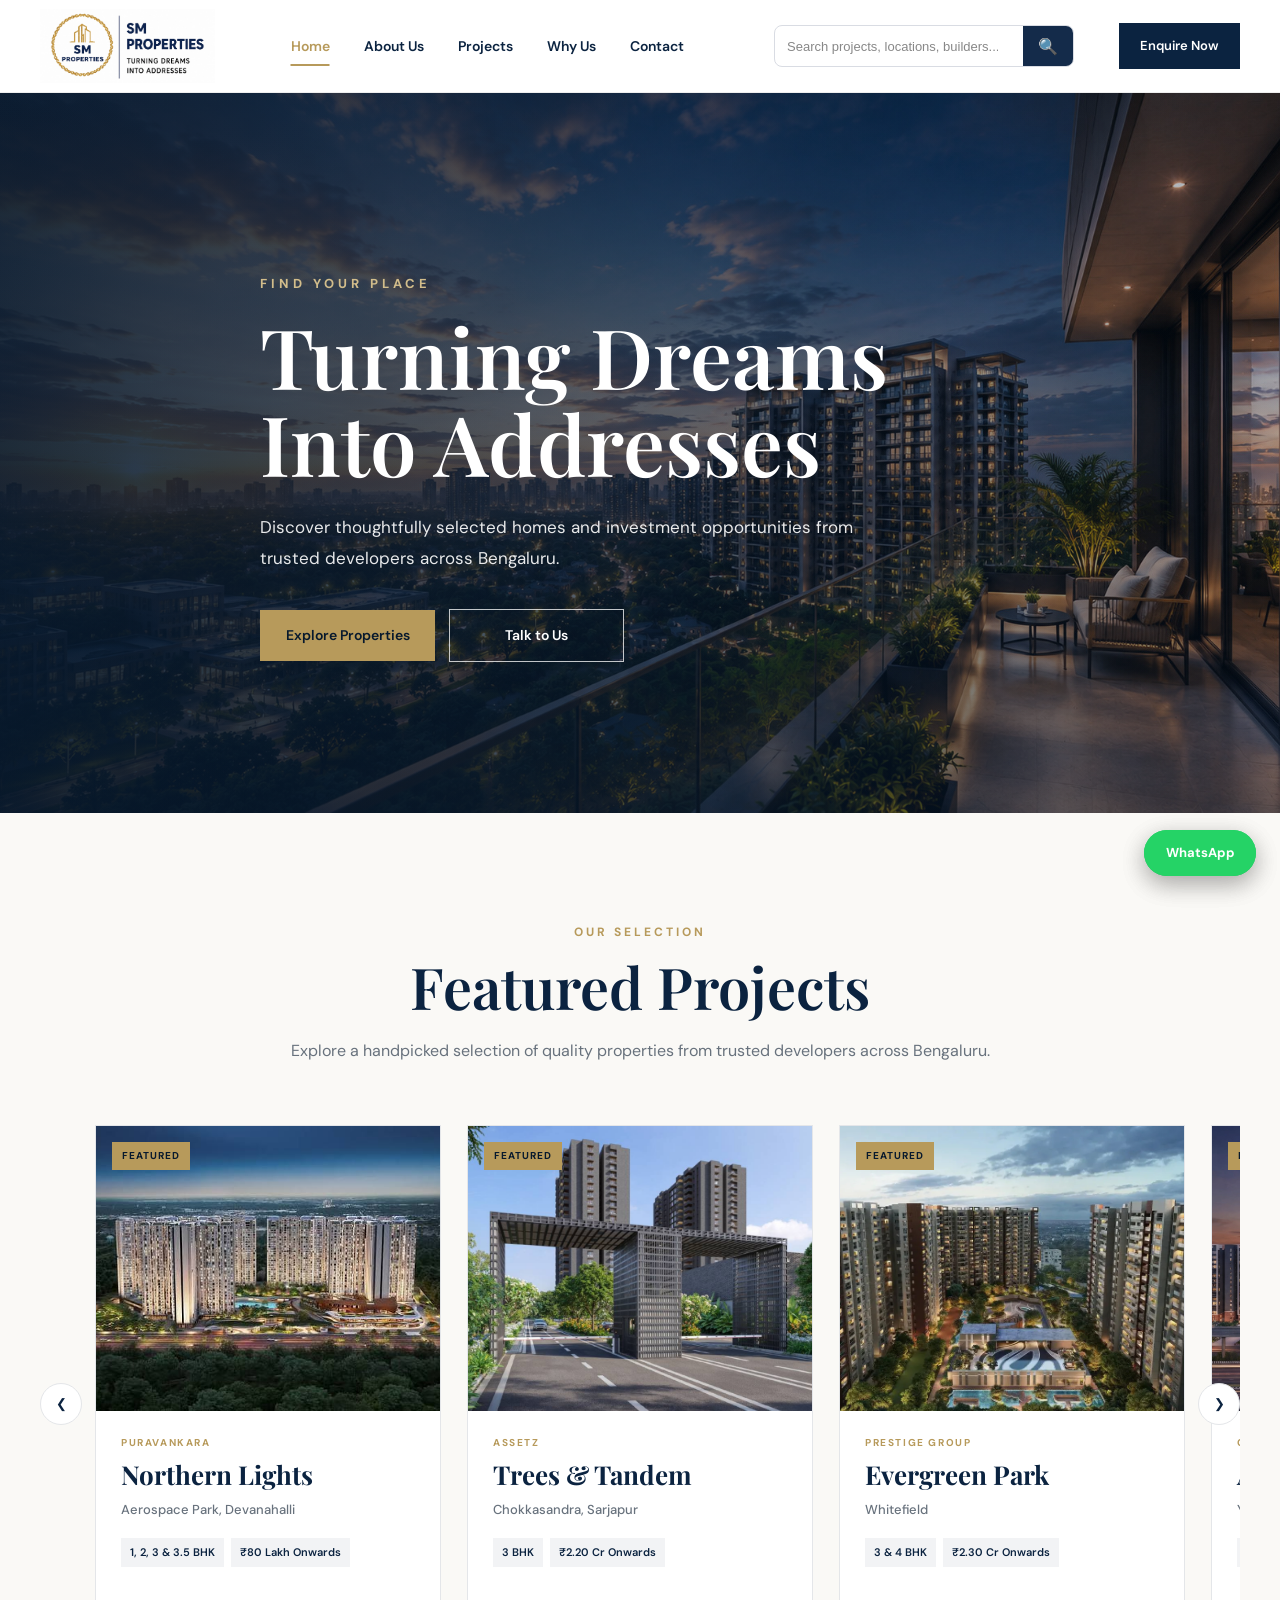
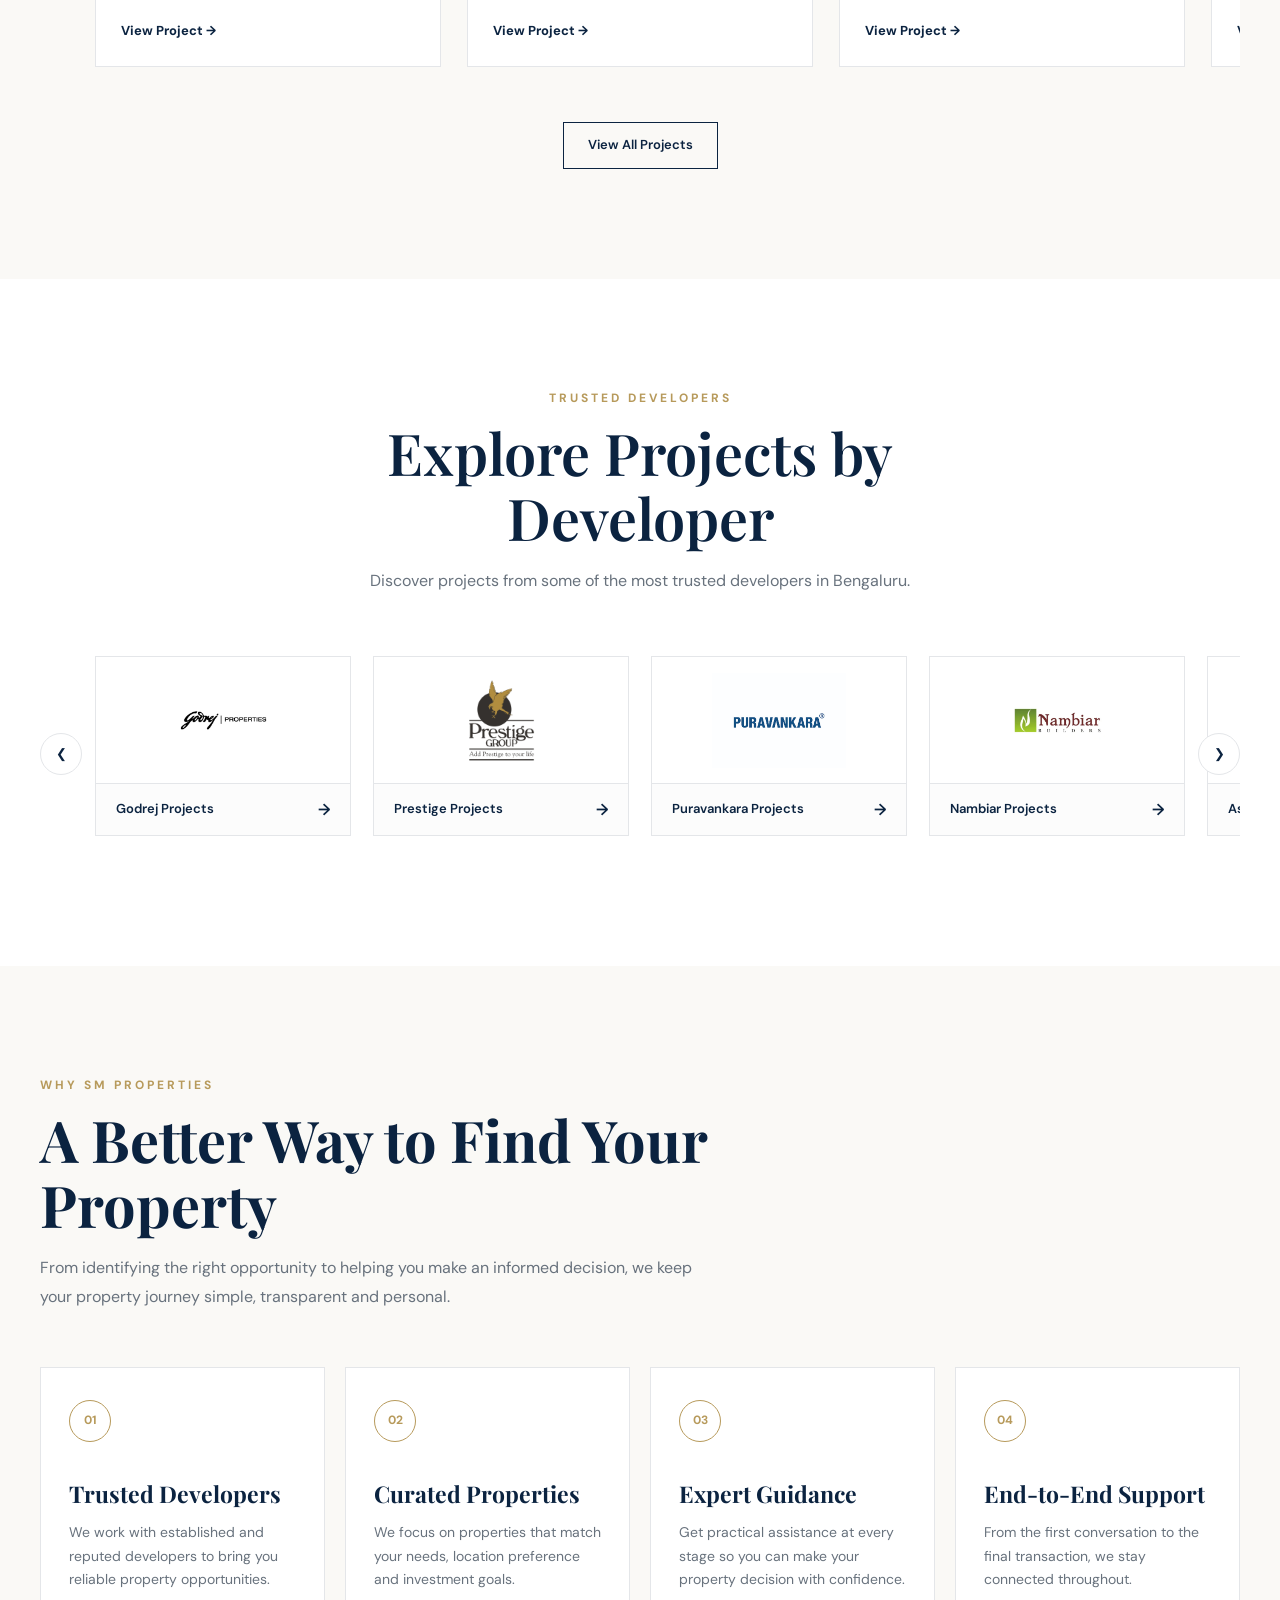
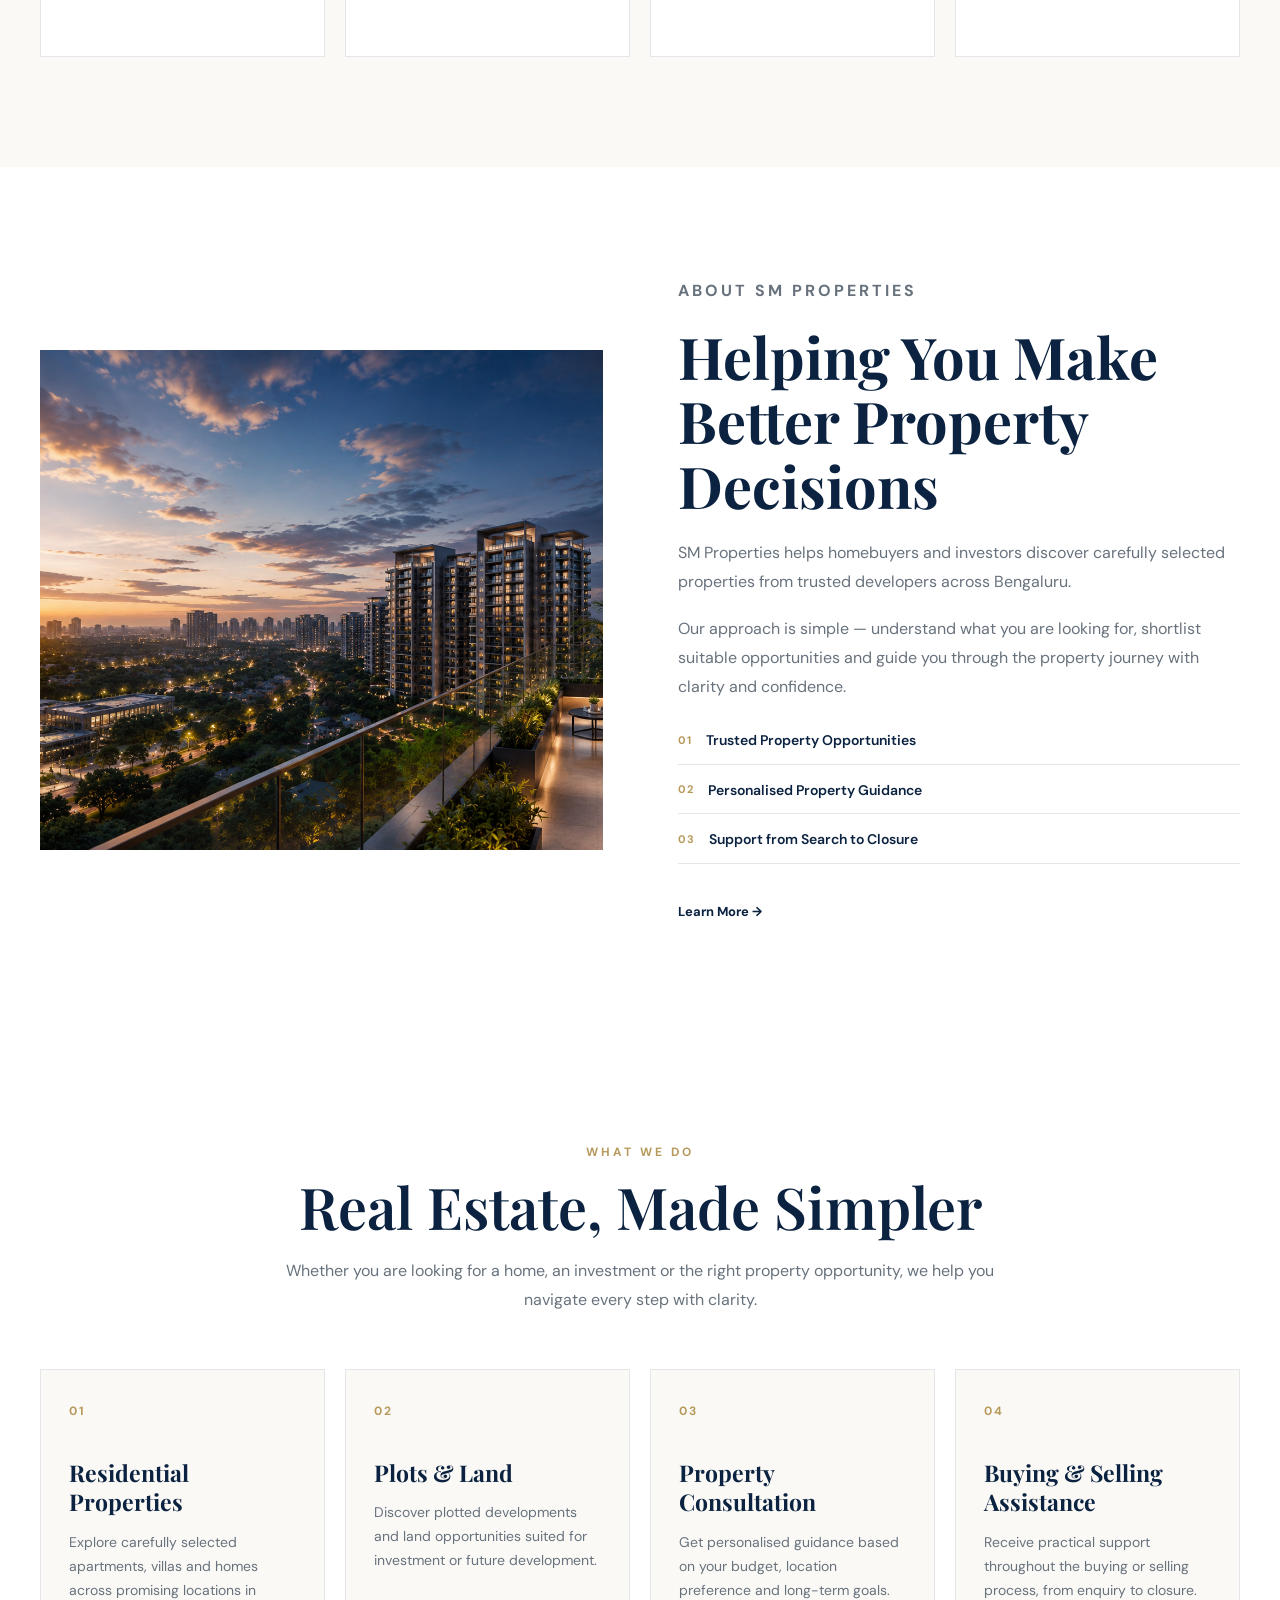
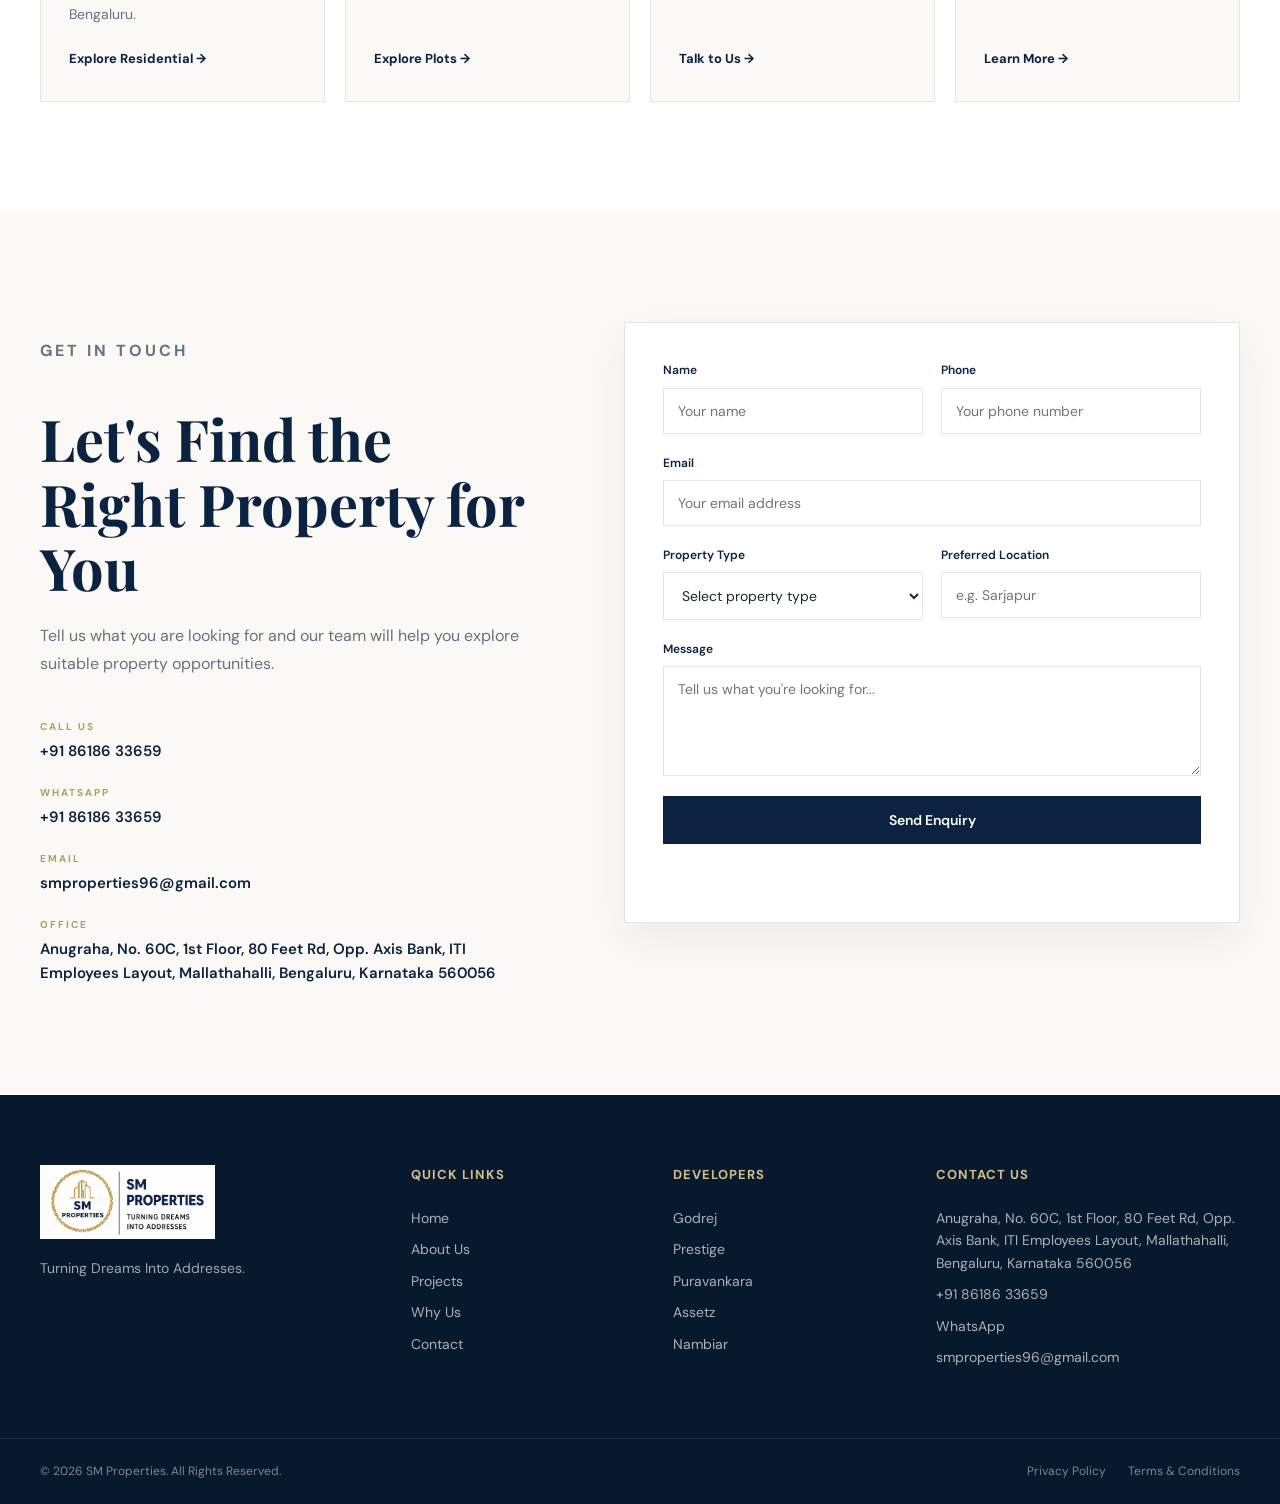
<file: index.html>
<!DOCTYPE html>
<html lang="en">

<head>

    <meta charset="UTF-8">

    <meta
        name="viewport"
        content="width=device-width, initial-scale=1.0"
    >

    <title>
        SM Properties | Turning Dreams Into Addresses
    </title>

    <meta
        name="description"
        content="SM Properties helps you discover carefully selected properties from trusted developers across Bengaluru."
    >

    <link
        rel="stylesheet"
        href="css/style.css"
    >
    <!-- SM Properties Favicon -->
<link rel="icon" type="image/x-icon" href="/favicon.ico">
<link rel="icon" type="image/png" sizes="32x32" href="/favicon-32x32.png">
<link rel="icon" type="image/png" sizes="16x16" href="/favicon-16x16.png">
<link rel="apple-touch-icon" href="/apple-touch-icon.png">

</head>


<body>


    <!-- =====================================================
         HEADER
    ====================================================== -->

    <header class="site-header">

        <div class="container header-container">


            <!-- LOGO -->

            <a
                href="#home"
                class="logo"
            >

                <img
                    src="images/logo.jpg"
                    alt="SM Properties"
                >

            </a>


            <!-- DESKTOP NAVIGATION -->
<nav class="main-nav">

    <a href="index.html">
        Home
    </a>

    <a href="about.html">
        About Us
    </a>

    <a href="projects.html">
        Projects
    </a>

    <a href="index.html#why-us">
        Why Us
    </a>

    <a href="contact.html">
        Contact
    </a>

</nav>


            <!-- HEADER ACTIONS -->
<!-- HEADER SEARCH -->

<div class="header-search">

    <div class="search-input-wrap">

        <input
            type="search"
            id="siteSearchInput"
            placeholder="Search projects, locations, builders..."
            autocomplete="off"
            aria-label="Search projects, locations and builders"
            aria-controls="siteSearchResults"
        >

        <button
            type="button"
            id="siteSearchButton"
            aria-label="Search"
        >
            🔍
        </button>

    </div>

    <div
        id="siteSearchResults"
        class="search-results"
        hidden
    ></div>

</div>
            <div class="header-actions">

                <a
                    href="#contact"
                    class="header-button"
                >
                    Enquire Now
                </a>


                <button
                    class="mobile-menu-button"
                    type="button"
                    aria-label="Open menu"
                    aria-expanded="false"
                >

                    <span></span>
                    <span></span>
                    <span></span>

                </button>

            </div>

        </div>


        <!-- MOBILE NAVIGATION -->

        <div class="mobile-nav">

    <a href="index.html">
        Home
    </a>

    <a href="about.html">
        About Us
    </a>

    <a href="projects.html">
        Projects
    </a>

    <a href="index.html#why-us">
        Why Us
    </a>

    <a href="contact.html">
        Contact
    </a>

</div>
    </header>



    <!-- =====================================================
         MAIN CONTENT
    ====================================================== -->

    <main>


        <!-- =================================================
             HERO
        ================================================== -->

        <section
            class="hero"
            id="home"
        >

            <div class="hero-overlay"></div>


            <div class="container hero-content">

                <p class="hero-subtitle">
                    FIND YOUR PLACE
                </p>


                <h1>
                    Turning Dreams<br>
                    Into Addresses
                </h1>


                <p class="hero-description">
                    Discover thoughtfully selected homes and investment
                    opportunities from trusted developers across Bengaluru.
                </p>


                <div class="hero-buttons">

                    <a
                        href="#projects"
                        class="primary-button"
                    >
                        Explore Properties
                    </a>


                    <a
                        href="#contact"
                        class="secondary-button"
                    >
                        Talk to Us
                    </a>

                </div>

            </div>

        </section>



        <!-- =================================================
             FEATURED PROJECTS
        ================================================== -->

        <section
            class="featured-projects"
            id="projects"
        >

            <div class="container">


                <div class="section-heading">

                    <p class="section-subtitle">
                        OUR SELECTION
                    </p>

                    <h2>
                        Featured Projects
                    </h2>

                    <p>
                        Explore a handpicked selection of quality properties
                        from trusted developers across Bengaluru.
                    </p>

                </div>



                <div class="slider-wrapper">


                    <!-- PREVIOUS -->

                    <button
                        class="slider-arrow projects-prev"
                        type="button"
                        aria-label="Previous project"
                    >
                        &#10094;
                    </button>



                    <!-- PROJECT SLIDER -->

                    <div class="projects-slider">


                        <!-- =================================================
                             PROJECT 1 — NORTHERN LIGHTS
                        ================================================== -->

                        <article class="project-card">

                            <div class="project-image">

                                <img
                                    src="images/projects/project-1.jpg"
                                    alt="Northern Lights by Puravankara"
                                >

                                <span class="project-tag">
                                    Featured
                                </span>

                            </div>


                            <div class="project-info">

                                <span class="project-developer">
                                    Puravankara
                                </span>


                                <h3>
                                    Northern Lights
                                </h3>


                                <span class="project-location">
                                    Aerospace Park, Devanahalli
                                </span>


                                <div class="project-meta">

                                    <span>
                                        1, 2, 3 & 3.5 BHK
                                    </span>

                                    <span>
                                        ₹80 Lakh Onwards
                                    </span>

                                </div>


                                <a
                                    href="northern-lights.html"
                                    class="project-link"
                                >
                                    View Project →
                                </a>

                            </div>

                        </article>



                        <!-- =================================================
                             PROJECT 2 — TREES & TANDEM
                        ================================================== -->

                        <article class="project-card">

                            <div class="project-image">

                                <img
                                    src="images/projects/project-2.jpg"
                                    alt="Trees & Tandem by Assetz"
                                >

                                <span class="project-tag">
                                    Featured
                                </span>

                            </div>


                            <div class="project-info">

                                <span class="project-developer">
                                    Assetz
                                </span>


                                <h3>
                                    Trees & Tandem
                                </h3>


                                <span class="project-location">
                                    Chokkasandra, Sarjapur
                                </span>


                                <div class="project-meta">

                                    <span>
                                        3 BHK
                                    </span>

                                    <span>
                                        ₹2.20 Cr Onwards
                                    </span>

                                </div>


                                <a href="trees-and-tandem.html" class="project-link">
    View Project →
</a>

                            </div>

                        </article>



                        <!-- =================================================
                             PROJECT 3 — EVERGREEN PARK
                        ================================================== -->

                        <article class="project-card">

                            <div class="project-image">

                                <img
                                    src="images/projects/project-3.jpg"
                                    alt="Evergreen Park by Prestige Group"
                                >

                                <span class="project-tag">
                                    Featured
                                </span>

                            </div>


                            <div class="project-info">

                                <span class="project-developer">
                                    Prestige Group
                                </span>


                                <h3>
                                    Evergreen Park
                                </h3>


                                <span class="project-location">
                                    Whitefield
                                </span>


                                <div class="project-meta">

                                    <span>
                                        3 & 4 BHK
                                    </span>

                                    <span>
                                        ₹2.30 Cr Onwards
                                    </span>

                                </div>


                                <a href="evergreen-park.html" class="project-link">
    View Project →
</a>

                            </div>

                        </article>



                        <!-- =================================================
                             PROJECT 4 — AVELINE
                        ================================================== -->

                        <article class="project-card">

                            <div class="project-image">

                                <img
                                    src="images/projects/project-4.jpg"
                                    alt="Aveline by Godrej Properties"
                                >

                                <span class="project-tag">
                                    Featured
                                </span>

                            </div>


                            <div class="project-info">

                                <span class="project-developer">
                                    Godrej Properties
                                </span>


                                <h3>
                                    Aveline
                                </h3>


                                <span class="project-location">
                                    Yelahanka
                                </span>


                                <div class="project-meta">

                                    <span>
                                        3 & 4 BHK
                                    </span>

                                    <span>
                                        ₹2.79 Cr Onwards
                                    </span>

                                </div>


                                <a href="aveline.html" class="project-link">
    View Project →
</a>

                            </div>

                        </article>
          <!-- =================================================
                  NAMBIAR DISTRICT 25
================================================== -->

<article class="project-card">

    <div class="project-image">

        <img
            src="images/projects/project-5.jpg"
            alt="Nambiar District 25 by Nambiar Builders"
        >

        <span class="project-tag">
            Featured
        </span>

    </div>

    <div class="project-info">

        <span class="project-developer">
            Nambiar Builders
        </span>

        <h3>
            Nambiar District 25
        </h3>

        <span class="project-location">
            Muthanallur, Sarjapur Road
        </span>

        <div class="project-meta">

            <span>2, 3, 4 & 4.5 BHK</span>

            <span>₹1.65 Cr Onwards</span>

        </div>

        <a href="nambiar-district-25.html" class="project-link">
            View Project →
        </a>

    </div>

</article>
<!-- =================================================
              ASSETZ KVN NIWA & NEO
================================================== -->

<article class="project-card">

    <div class="project-image">

        <img
            src="images/projects/assetz-niwa-and-neo.jpg"
            alt="Assetz KVN NIWA and NEO"
        >

        <span class="project-tag">
            Featured
        </span>

    </div>

    <div class="project-info">

        <span class="project-developer">
            Assetz
        </span>

        <h3>
            Assetz KVN NIWA & NEO
        </h3>

        <span class="project-location">
            Gummanahalli, Aerospace Park
        </span>

        <div class="project-meta">

            <span>3 BHK</span>

            <span>₹1.75 Cr Onwards</span>

        </div>

        <a href="assetz-niwa-and-neo.html" class="project-link">
            View Project →
        </a>

    </div>

</article>
<!-- =================================================
                    GODREJ WOODS
================================================== -->

<article class="project-card">

    <div class="project-image">

        <img
            src="images/projects/godrej-woods.jpg"
            alt="Godrej Woods by Godrej Properties"
        >

        <span class="project-tag">
            Featured
        </span>

    </div>

    <div class="project-info">

        <span class="project-developer">
            Godrej Properties
        </span>

        <h3>
            Godrej Woods
        </h3>

        <span class="project-location">
            Thanisandra, North Bengaluru
        </span>

        <div class="project-meta">

            <span>2 & 3 BHK</span>

            <span>₹1.60 Cr Onwards</span>

        </div>

        <a href="godrej-woods.html" class="project-link">
            View Project →
        </a>

    </div>

</article>
<!-- =================================================
                    BRIGADE AUTOGRAPH
================================================== -->

<article class="project-card"
         data-developer="brigade"
         data-location="whitefield">

    <div class="project-image">

        <img
            src="images/projects/brigade-autograph.png"
            alt="Brigade Autograph by Brigade Group"
        >

        <span class="project-tag">
            New Launch
        </span>

    </div>

    <div class="project-info">

        <span class="project-developer">
            Brigade Group
        </span>

        <h3>
            Brigade Autograph
        </h3>

        <span class="project-location">
            Konadasapura, Whitefield, East Bengaluru
        </span>

        <div class="project-meta">

            <span>1, 2, 3, 3.5 & 4.5 BHK</span>

            <span>₹1.07 Cr Onwards</span>

        </div>

        <a href="brigade-autograph.html" class="project-link">
            View Project →
        </a>

    </div>

</article>

                    </div>
                     <!-- NEXT -->

                    <button
                        class="slider-arrow projects-next"
                        type="button"
                        aria-label="Next project"
                    >
                        &#10095;
                    </button>

                </div>
                    
</div>



                   



                <!-- VIEW ALL -->

                <div class="projects-view-all">

                    <a
                        href="projects.html"
                        class="outline-button"
                    >
                        View All Projects
                    </a>

                </div>

            </div>

        </section>



        <!-- =================================================
             TRUSTED DEVELOPERS
        ================================================== -->

        <section class="developers-section">

            <div class="container">


                <div class="section-heading">

                    <p class="section-subtitle">
                        TRUSTED DEVELOPERS
                    </p>

                    <h2>
                        Explore Projects by Developer
                    </h2>

                    <p>
                        Discover projects from some of the most trusted
                        developers in Bengaluru.
                    </p>

                </div>



                <div class="developer-slider-wrapper">


                    <!-- PREVIOUS -->

                    <button
                        class="developer-arrow developer-prev"
                        type="button"
                        aria-label="Previous developer"
                    >
                        &#10094;
                    </button>



                    <!-- DEVELOPERS -->

                    <div class="developers-slider">


                        <!-- GODREJ -->

                        <a
    href="projects.html?developer=godrej"
    class="developer-card"
>

                            <div class="developer-logo">

                                <img
                                    src="images/builders/godrej.jpg"
                                    alt="Godrej Properties"
                                >

                            </div>


                            <div class="developer-footer">

                                <span>
                                    Godrej Projects
                                </span>

                                <span class="developer-arrow-link">
                                    →
                                </span>

                            </div>

                        </a>



                        <!-- PRESTIGE -->

                        <a
    href="projects.html?developer=prestige"
    class="developer-card"
>

                            <div class="developer-logo">

                                <img
                                    src="images/builders/prestige.jpg"
                                    alt="Prestige Group"
                                >

                            </div>


                            <div class="developer-footer">

                                <span>
                                    Prestige Projects
                                </span>

                                <span class="developer-arrow-link">
                                    →
                                </span>

                            </div>

                        </a>



                        <!-- PURAVANKARA -->

                        <a
    href="projects.html?developer=puravankara"
    class="developer-card"
>

                            <div class="developer-logo">

                                <img
                                    src="images/builders/puravankara.jpg"
                                    alt="Puravankara"
                                >

                            </div>


                            <div class="developer-footer">

                                <span>
                                    Puravankara Projects
                                </span>

                                <span class="developer-arrow-link">
                                    →
                                </span>

                            </div>

                        </a>
                        <!-- NAMBIAR BUILDERS -->

<a
    href="projects.html?developer=nambiar"
    class="developer-card"
>

    <div class="developer-logo">
    <img
        src="images/builders/nambiar.jpg"
        alt="Nambiar Builders"
    >
</div>

    <div class="developer-footer">

        <span>
            Nambiar Projects
        </span>

        <span class="developer-arrow-link">
            →
        </span>

    </div>

</a>
<!-- ASSETZ -->

<a href="projects.html?developer=assetz" class="developer-card">

    <div class="developer-logo">
        <img
            src="images/builders/assetz.png"
            alt="Assetz Group"
        >
    </div>

    <div class="developer-footer">
        <span>Assetz Projects</span>
        <span class="developer-arrow-link">→</span>
    </div>

</a>
<!-- BRIGADE GROUP -->

<a href="projects.html?developer=brigade" class="developer-card">

    <div class="developer-logo">
        <img
            src="images/builders/brigade.png"
            alt="Brigade Group"
        >
    </div>

    <div class="developer-footer">
        <span>Brigade Projects</span>
        <span class="developer-arrow-link">→</span>
    </div>

</a>


                    </div>



                    <!-- NEXT -->

                    <button
                        class="developer-arrow developer-next"
                        type="button"
                        aria-label="Next developer"
                    >
                        &#10095;
                    </button>

                </div>

            </div>

        </section>



        <!-- =================================================
             WHY SM PROPERTIES
        ================================================== -->

        <section
            class="why-sm"
            id="why-us"
        >

            <div class="container">


                <div class="why-sm-intro">

                    <p class="section-subtitle">
                        WHY SM PROPERTIES
                    </p>


                    <h2>
                        A Better Way to Find Your Property
                    </h2>


                    <p>
                        From identifying the right opportunity to helping
                        you make an informed decision, we keep your property
                        journey simple, transparent and personal.
                    </p>

                </div>



                <div class="why-sm-grid">


                    <!-- 01 -->

                    <article class="why-card">

                        <div class="why-icon">
                            01
                        </div>

                        <h3>
                            Trusted Developers
                        </h3>

                        <p>
                            We work with established and reputed developers
                            to bring you reliable property opportunities.
                        </p>

                    </article>



                    <!-- 02 -->

                    <article class="why-card">

                        <div class="why-icon">
                            02
                        </div>

                        <h3>
                            Curated Properties
                        </h3>

                        <p>
                            We focus on properties that match your needs,
                            location preference and investment goals.
                        </p>

                    </article>



                    <!-- 03 -->

                    <article class="why-card">

                        <div class="why-icon">
                            03
                        </div>

                        <h3>
                            Expert Guidance
                        </h3>

                        <p>
                            Get practical assistance at every stage so you
                            can make your property decision with confidence.
                        </p>

                    </article>



                    <!-- 04 -->

                    <article class="why-card">

                        <div class="why-icon">
                            04
                        </div>

                        <h3>
                            End-to-End Support
                        </h3>

                        <p>
                            From the first conversation to the final
                            transaction, we stay connected throughout.
                        </p>

                    </article>


                </div>

            </div>

        </section>



        <!-- =================================================
             ABOUT SM PROPERTIES
        ================================================== -->

        <section
            class="about-section"
            id="about"
        >

            <div class="container about-grid">


                <!-- IMAGE -->

                <div class="about-image">

                    <img
                        src="images/hero.jpg"
                        alt="SM Properties property consultation"
                    >

                </div>



                <!-- CONTENT -->

                <div class="about-content">

                    <p class="section-subtitle">
                        ABOUT SM PROPERTIES
                    </p>


                    <h2>
                        Helping You Make Better Property Decisions
                    </h2>


                    <p>
                        SM Properties helps homebuyers and investors discover
                        carefully selected properties from trusted developers
                        across Bengaluru.
                    </p>


                    <p>
                        Our approach is simple — understand what you are
                        looking for, shortlist suitable opportunities and
                        guide you through the property journey with clarity
                        and confidence.
                    </p>



                    <!-- TRUST POINTS -->

                    <div class="about-points">


                        <div class="about-point">

                            <span class="about-point-number">
                                01
                            </span>

                            <span>
                                Trusted Property Opportunities
                            </span>

                        </div>


                        <div class="about-point">

                            <span class="about-point-number">
                                02
                            </span>

                            <span>
                                Personalised Property Guidance
                            </span>

                        </div>


                        <div class="about-point">

                            <span class="about-point-number">
                                03
                            </span>

                            <span>
                                Support from Search to Closure
                            </span>

                        </div>


                    </div>


                    <a
                        href="#contact"
                        class="text-button"
                    >
                        Learn More →
                    </a>

                </div>

            </div>

        </section>



        <!-- =================================================
             WHAT WE DO
        ================================================== -->

        <section
            class="services-section"
            id="services"
        >

            <div class="container">


                <div class="section-heading">

                    <p class="section-subtitle">
                        WHAT WE DO
                    </p>


                    <h2>
                        Real Estate, Made Simpler
                    </h2>


                    <p>
                        Whether you are looking for a home, an investment
                        or the right property opportunity, we help you
                        navigate every step with clarity.
                    </p>

                </div>



                <div class="services-grid">


                    <!-- 01 -->

                    <article class="service-card">

                        <div class="service-number">
                            01
                        </div>


                        <h3>
                            Residential Properties
                        </h3>


                        <p>
                            Explore carefully selected apartments, villas
                            and homes across promising locations in Bengaluru.
                        </p>


                        <a
                            href="projects.html"
                            class="service-link"
                        >
                            Explore Residential →
                        </a>

                    </article>



                    <!-- 02 -->

                    <article class="service-card">

                        <div class="service-number">
                            02
                        </div>


                        <h3>
                            Plots & Land
                        </h3>


                        <p>
                            Discover plotted developments and land opportunities
                            suited for investment or future development.
                        </p>


                        <a
                            href="projects.html"
                            class="service-link"
                        >
                            Explore Plots →
                        </a>

                    </article>



                    <!-- 03 -->

                    <article class="service-card">

                        <div class="service-number">
                            03
                        </div>


                        <h3>
                            Property Consultation
                        </h3>


                        <p>
                            Get personalised guidance based on your budget,
                            location preference and long-term goals.
                        </p>


                        <a
                            href="#contact"
                            class="service-link"
                        >
                            Talk to Us →
                        </a>

                    </article>



                    <!-- 04 -->

                    <article class="service-card">

                        <div class="service-number">
                            04
                        </div>


                        <h3>
                            Buying & Selling Assistance
                        </h3>


                        <p>
                            Receive practical support throughout the buying
                            or selling process, from enquiry to closure.
                        </p>


                        <a
                            href="#contact"
                            class="service-link"
                        >
                            Learn More →
                        </a>

                    </article>


                </div>

            </div>

        </section>



        <!-- =================================================
             CONTACT / ENQUIRY
        ================================================== -->

        <section
            class="contact-section"
            id="contact"
        >

            <div class="container contact-grid">


                <!-- CONTACT INFORMATION -->

                <div class="contact-content">

                    <p class="section-subtitle">
                        GET IN TOUCH
                    </p>


                    <h2>
                        Let's Find the Right Property for You
                    </h2>


                    <p>
                        Tell us what you are looking for and our team will
                        help you explore suitable property opportunities.
                    </p>



                    <div class="contact-details">


                        <div class="contact-item">

                            <span class="contact-label">
                                CALL US
                            </span>

                            <a href="tel:+918618633659">
                                +91 86186 33659
                            </a>

                        </div>


                        <div class="contact-item">

                            <span class="contact-label">
                                WHATSAPP
                            </span>

                            <a
                                href="https://wa.me/918618633659"
                                target="_blank"
                                rel="noopener"
                            >
                                +91 86186 33659
                            </a>

                        </div>


                        <div class="contact-item">

                            <span class="contact-label">
                                EMAIL
                            </span>

                            <a href="mailto:smproperties96@gmail.com">
                                smproperties96@gmail.com
                            </a>

                        </div>


                        <div class="contact-item">

                            <span class="contact-label">
                                OFFICE
                            </span>

                            <p>
                                Anugraha, No. 60C, 1st Floor,
                                80 Feet Rd, Opp. Axis Bank,
                                ITI Employees Layout,
                                Mallathahalli,
                                Bengaluru, Karnataka 560056
                            </p>

                        </div>


                    </div>

                </div>



                <!-- ENQUIRY FORM -->

                <div class="enquiry-form-container">


                    <form
                        class="enquiry-form"
                        id="enquiryForm"
                    >


                        <!-- NAME + PHONE -->

                        <div class="form-row">


                            <div class="form-group">

                                <label for="name">
                                    Name
                                </label>

                                <input
                                    type="text"
                                    id="name"
                                    name="name"
                                    placeholder="Your name"
                                    required
                                >

                            </div>


                            <div class="form-group">

                                <label for="phone">
                                    Phone
                                </label>

                                <input
                                    type="tel"
                                    id="phone"
                                    name="phone"
                                    placeholder="Your phone number"
                                    required
                                >

                            </div>

                        </div>



                        <!-- EMAIL -->

                        <div class="form-group">

                            <label for="email">
                                Email
                            </label>

                            <input
                                type="email"
                                id="email"
                                name="email"
                                placeholder="Your email address"
                            >

                        </div>



                        <!-- PROPERTY + LOCATION -->

                        <div class="form-row">


                            <div class="form-group">

                                <label for="property-type">
                                    Property Type
                                </label>

                                <select
                                    id="property-type"
                                    name="property_type"
                                >

                                    <option value="">
                                        Select property type
                                    </option>

                                    <option value="Apartment">
                                        Apartment
                                    </option>

                                    <option value="Villa">
                                        Villa
                                    </option>

                                    <option value="Plot">
                                        Plot
                                    </option>

                                    <option value="Land">
                                        Land
                                    </option>

                                    <option value="Commercial">
                                        Commercial
                                    </option>

                                </select>

                            </div>


                            <div class="form-group">

                                <label for="location">
                                    Preferred Location
                                </label>

                                <input
                                    type="text"
                                    id="location"
                                    name="location"
                                    placeholder="e.g. Sarjapur"
                                >

                            </div>

                        </div>



                        <!-- MESSAGE -->

                        <div class="form-group">

                            <label for="message">
                                Message
                            </label>

                            <textarea
                                id="message"
                                name="message"
                                rows="4"
                                placeholder="Tell us what you're looking for..."
                            ></textarea>

                        </div>



                        <!-- SUBMIT -->

                        <button
                            type="submit"
                            class="form-submit"
                        >
                            Send Enquiry
                        </button>


                        <p
                            class="form-message"
                            id="formMessage"
                        ></p>

                    </form>

                </div>

            </div>

        </section>


    </main>



    <!-- =====================================================
     FOOTER
===================================================== -->

<footer class="site-footer">

    <div class="container footer-grid">


        <!-- BRAND -->

        <div class="footer-brand">

            <img
                src="images/logo.jpg"
                alt="SM Properties"
                class="footer-logo"
            >

            <p>
                Turning Dreams Into Addresses.
            </p>

        </div>


        <!-- QUICK LINKS -->

        <div class="footer-column">

            <h4>
                Quick Links
            </h4>

            <a href="index.html">
                Home
            </a>

            <a href="about.html">
                About Us
            </a>

            <a href="projects.html">
                Projects
            </a>

            <a href="index.html#why-us">
                Why Us
            </a>

            <a href="contact.html">
                Contact
            </a>

        </div>


        <!-- DEVELOPERS -->

        <div class="footer-column">

            <h4>
                Developers
            </h4>

            <a href="projects.html?developer=godrej">
                Godrej
            </a>

            <a href="projects.html?developer=prestige">
                Prestige
            </a>

            <a href="projects.html?developer=puravankara">
                Puravankara
            </a>

            <a href="projects.html?developer=assetz">
                Assetz
            </a>

        <a href="projects.html?developer=nambiar">
                Nambiar
            </a>

        </div>


        <!-- CONTACT -->

        <div class="footer-column">

            <h4>
                Contact Us
            </h4>

            <p>
                Anugraha, No. 60C, 1st Floor,
                80 Feet Rd, Opp. Axis Bank,
                ITI Employees Layout,
                Mallathahalli,
                Bengaluru, Karnataka 560056
            </p>

            <a href="tel:+918618633659">
                +91 86186 33659
            </a>

            <a
                href="https://wa.me/918618633659"
                target="_blank"
                rel="noopener"
            >
                WhatsApp
            </a>

            <a href="mailto:smproperties96@gmail.com">
                smproperties96@gmail.com
            </a>

        </div>


    </div>


    <!-- FOOTER BOTTOM -->

    <div class="footer-bottom">

        <div class="container footer-bottom-container">

            <p>
                © 2026 SM Properties. All Rights Reserved.
            </p>

            <div class="footer-legal">

                <a href="#">
                    Privacy Policy
                </a>

                <a href="#">
                    Terms & Conditions
                </a>

            </div>

        </div>

    </div>

</footer>


<!-- FLOATING WHATSAPP -->

<a
    href="https://wa.me/918618633659"
    target="_blank"
    rel="noopener"
    class="floating-whatsapp"
    aria-label="Chat with SM Properties on WhatsApp"
>
    WhatsApp
</a>


    <!-- =====================================================
         FLOATING WHATSAPP
    ====================================================== -->

    <a
        href="https://wa.me/918618633659"
        target="_blank"
        rel="noopener"
        class="floating-whatsapp"
        aria-label="Chat with SM Properties on WhatsApp"
    >
        WhatsApp
    </a>



    <!-- =====================================================
         JAVASCRIPT
    ====================================================== -->

    <script src="js/script.js"></script>

</body>

</html>
</file>
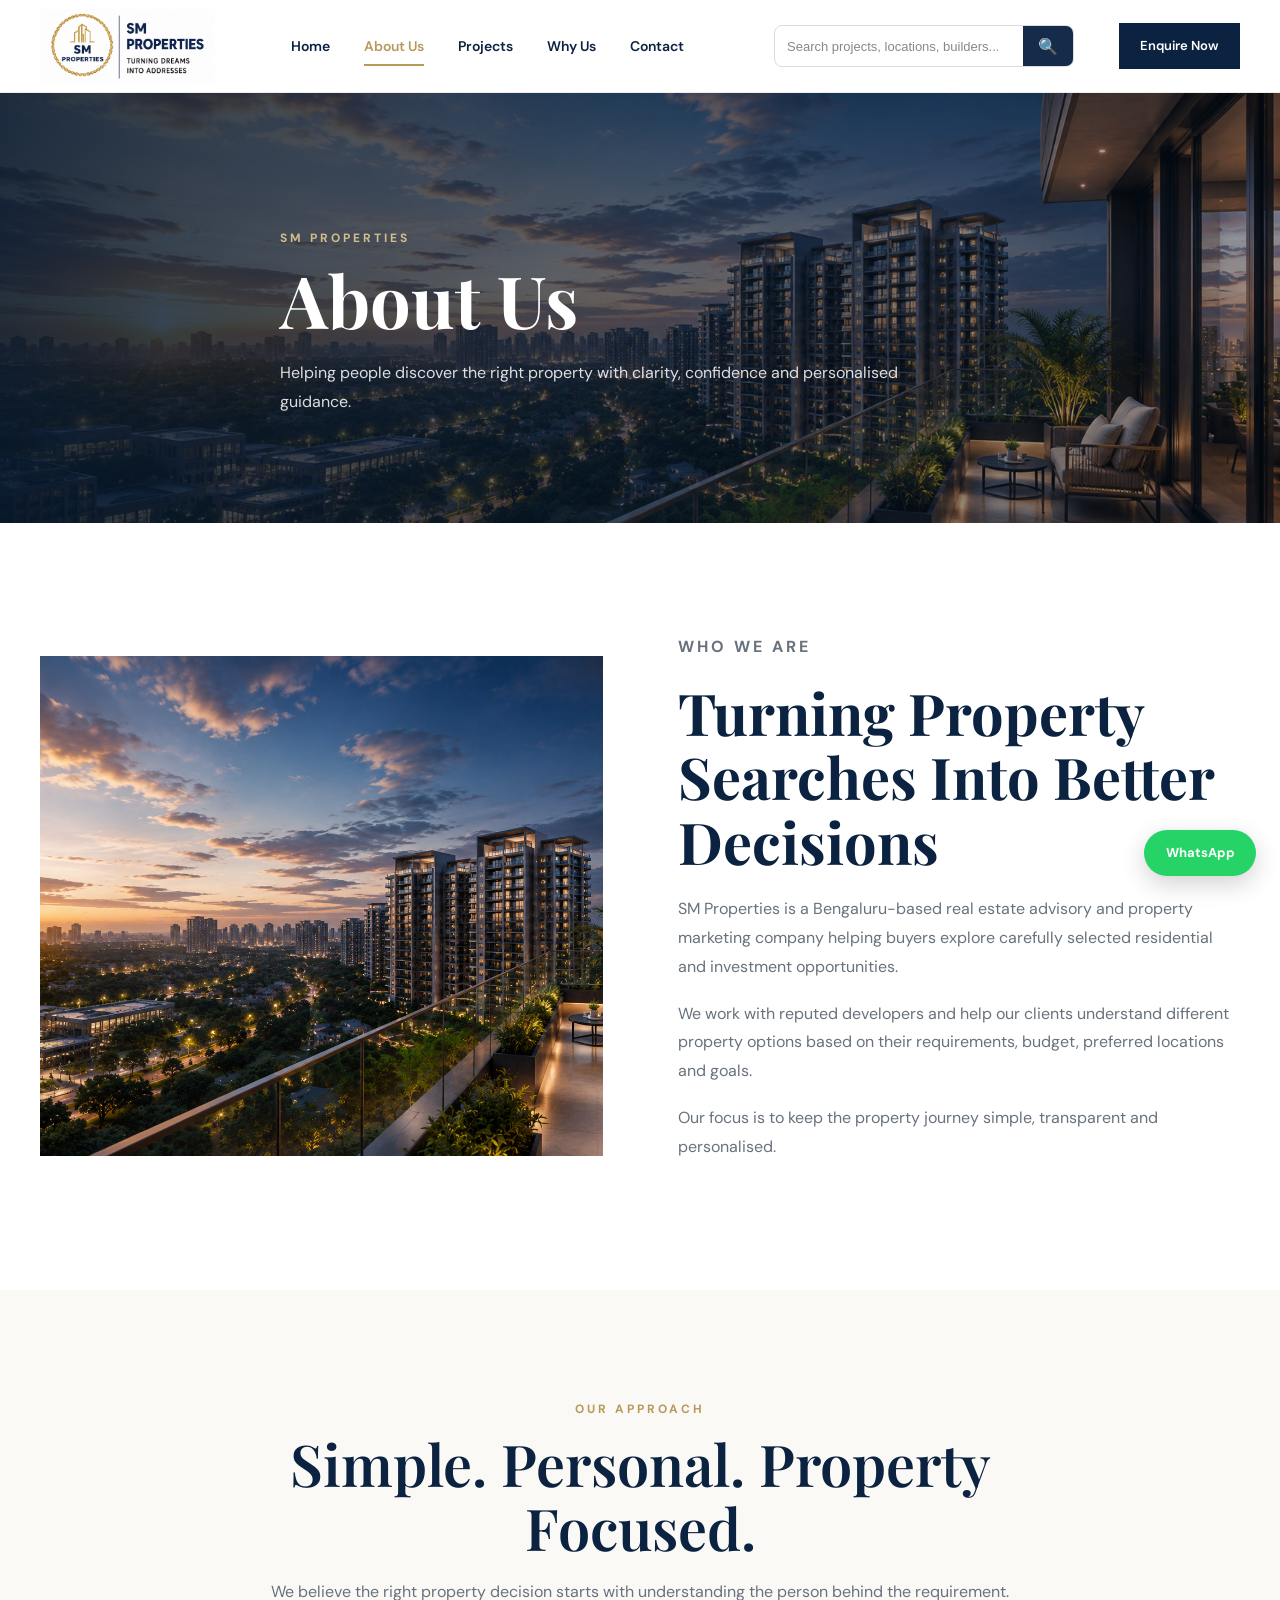
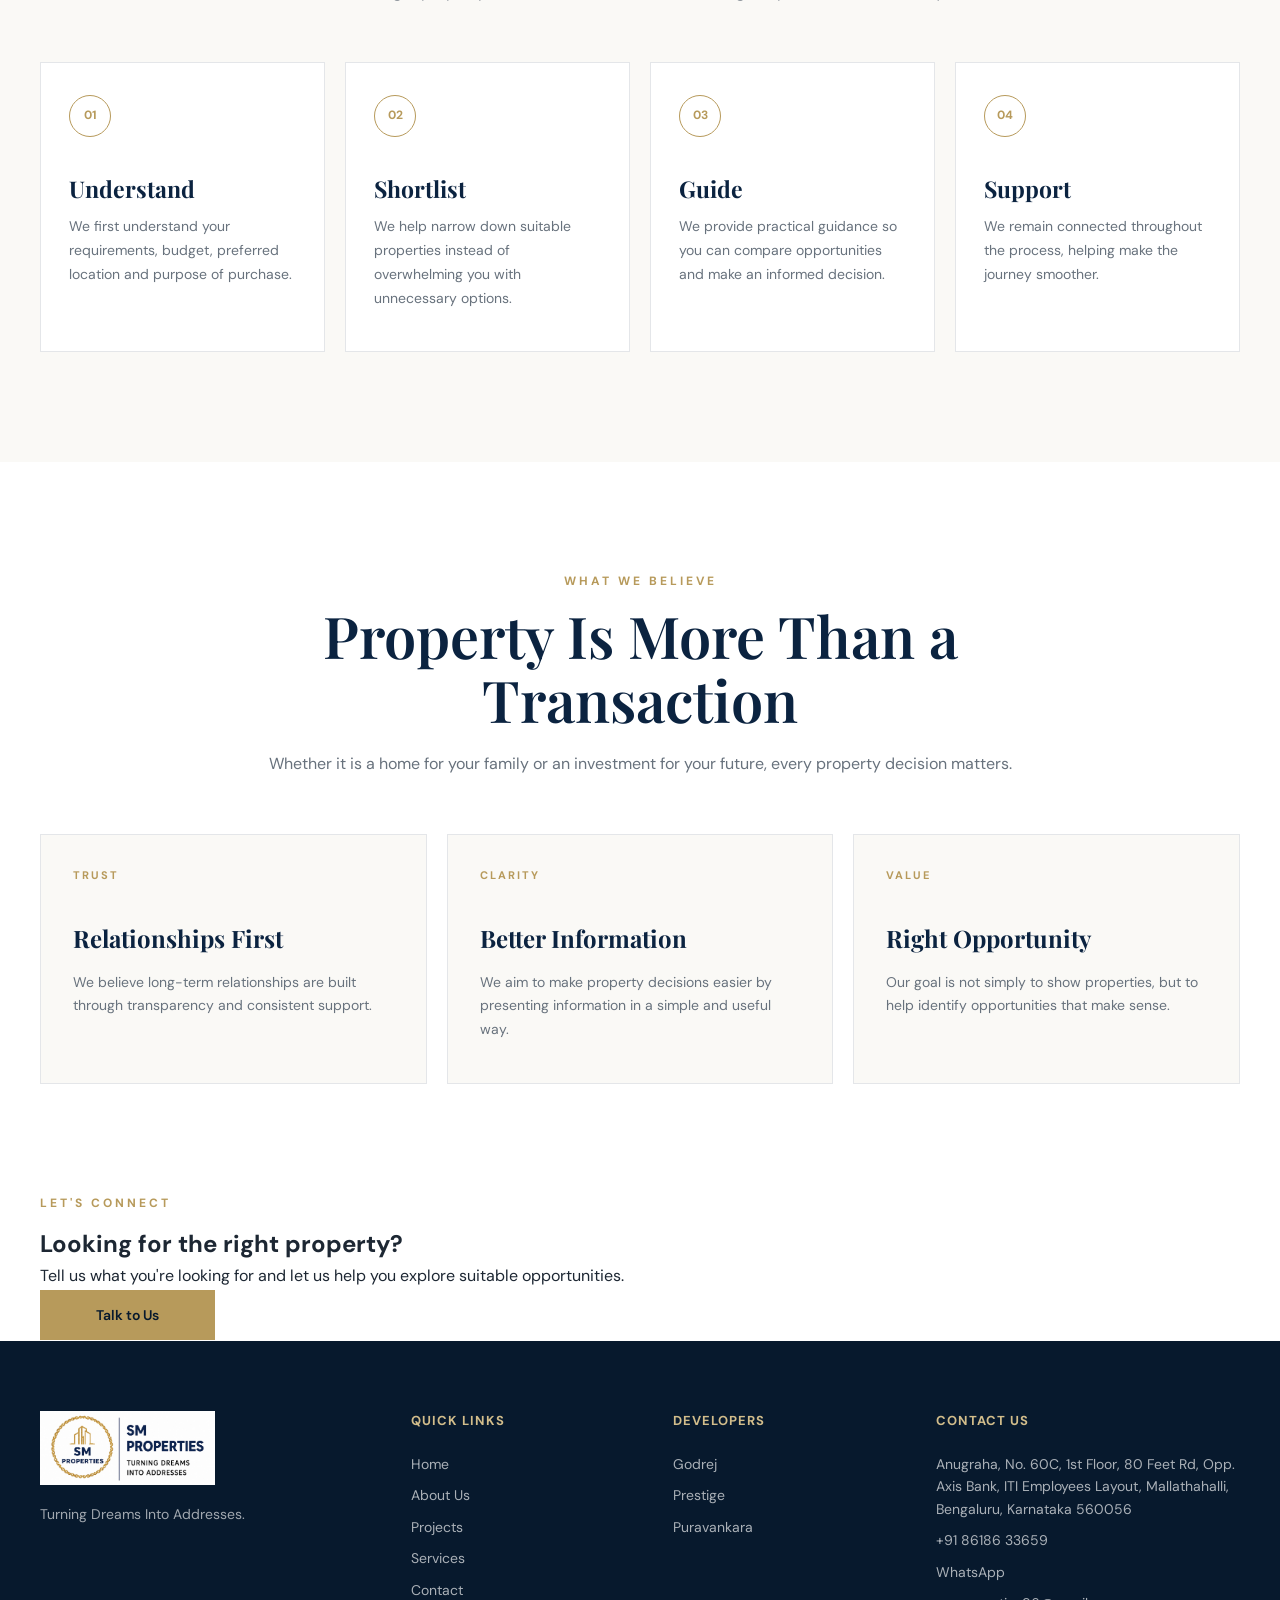
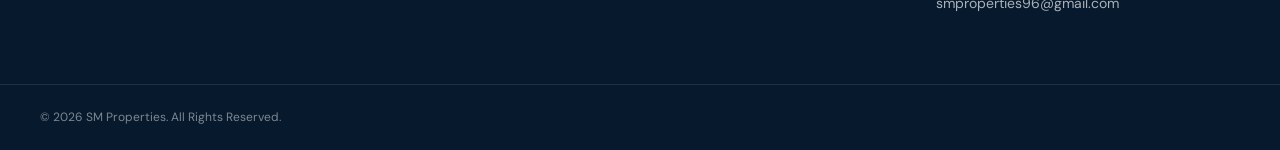
<file: about.html>
<!DOCTYPE html>
<html lang="en">

<head>

    <meta charset="UTF-8">

    <meta
        name="viewport"
        content="width=device-width, initial-scale=1.0"
    >

    <title>
        About Us | SM Properties
    </title>

    <meta
        name="description"
        content="Learn about SM Properties and our approach to helping buyers discover the right property opportunities in Bengaluru."
    >

    <link
        rel="stylesheet"
        href="css/style.css"
    >
    <!-- SM Properties Favicon -->
<link rel="icon" type="image/x-icon" href="/favicon.ico">
<link rel="icon" type="image/png" sizes="32x32" href="/favicon-32x32.png">
<link rel="icon" type="image/png" sizes="16x16" href="/favicon-16x16.png">
<link rel="apple-touch-icon" href="/apple-touch-icon.png">

</head>


<body>


    <!-- =====================================================
         HEADER
    ====================================================== -->

    <header class="site-header">

        <div class="container header-container">

            <a
                href="index.html"
                class="logo"
            >

                <img
                    src="images/logo.jpg"
                    alt="SM Properties"
                >

            </a>


            <nav class="main-nav">

                <a href="index.html">
                    Home
                </a>

                <a href="about.html">
                    About Us
                </a>

                <a href="projects.html">
                    Projects
                </a>

                <a href="index.html#why-us">
                    Why Us
                </a>

                <a href="index.html#contact">
                    Contact
                </a>

            </nav>

<!-- HEADER SEARCH -->

<div class="header-search">

    <div class="search-input-wrap">

        <input
            type="search"
            id="siteSearchInput"
            placeholder="Search projects, locations, builders..."
            autocomplete="off"
            aria-label="Search projects, locations and builders"
            aria-controls="siteSearchResults"
        >

        <button
            type="button"
            id="siteSearchButton"
            aria-label="Search"
        >
            🔍
        </button>

    </div>

    <div
        id="siteSearchResults"
        class="search-results"
        hidden
    ></div>

</div>

<div class="header-actions">

                <a
                    href="index.html#contact"
                    class="header-button"
                >
                    Enquire Now
                </a>


                <button
                    class="mobile-menu-button"
                    type="button"
                    aria-label="Open menu"
                    aria-expanded="false"
                >

                    <span></span>
                    <span></span>
                    <span></span>

                </button>

            </div>

        </div>


        <div class="mobile-nav">

            <a href="index.html">
                Home
            </a>

            <a href="about.html">
                About Us
            </a>

            <a href="projects.html">
                Projects
            </a>

            <a href="index.html#why-us">
                Why Us
            </a>

            <a href="index.html#contact">
                Contact
            </a>

        </div>

    </header>


    <!-- =====================================================
         MAIN
    ====================================================== -->

    <main>


        <!-- PAGE HERO -->

        <section class="page-hero">

            <div class="container page-hero-content">

                <p class="section-subtitle">
                    SM PROPERTIES
                </p>

                <h1>
                    About Us
                </h1>

                <p>
                    Helping people discover the right property with
                    clarity, confidence and personalised guidance.
                </p>

            </div>

        </section>



        <!-- =================================================
             INTRODUCTION
        ================================================== -->

        <section class="about-section">

            <div class="container about-grid">


                <div class="about-image">

                    <img
                        src="images/hero.jpg"
                        alt="SM Properties"
                    >

                </div>


                <div class="about-content">

                    <p class="section-subtitle">
                        WHO WE ARE
                    </p>

                    <h2>
                        Turning Property Searches Into Better Decisions
                    </h2>

                    <p>
                        SM Properties is a Bengaluru-based real estate
                        advisory and property marketing company helping
                        buyers explore carefully selected residential and
                        investment opportunities.
                    </p>

                    <p>
                        We work with reputed developers and help our clients
                        understand different property options based on their
                        requirements, budget, preferred locations and goals.
                    </p>

                    <p>
                        Our focus is to keep the property journey simple,
                        transparent and personalised.
                    </p>

                </div>

            </div>

        </section>



        <!-- =================================================
             OUR APPROACH
        ================================================== -->

        <section class="why-sm">

            <div class="container">


                <div class="section-heading">

                    <p class="section-subtitle">
                        OUR APPROACH
                    </p>

                    <h2>
                        Simple. Personal. Property Focused.
                    </h2>

                    <p>
                        We believe the right property decision starts with
                        understanding the person behind the requirement.
                    </p>

                </div>


                <div class="why-sm-grid">


                    <article class="why-card">

                        <div class="why-icon">
                            01
                        </div>

                        <h3>
                            Understand
                        </h3>

                        <p>
                            We first understand your requirements, budget,
                            preferred location and purpose of purchase.
                        </p>

                    </article>


                    <article class="why-card">

                        <div class="why-icon">
                            02
                        </div>

                        <h3>
                            Shortlist
                        </h3>

                        <p>
                            We help narrow down suitable properties instead
                            of overwhelming you with unnecessary options.
                        </p>

                    </article>


                    <article class="why-card">

                        <div class="why-icon">
                            03
                        </div>

                        <h3>
                            Guide
                        </h3>

                        <p>
                            We provide practical guidance so you can compare
                            opportunities and make an informed decision.
                        </p>

                    </article>


                    <article class="why-card">

                        <div class="why-icon">
                            04
                        </div>

                        <h3>
                            Support
                        </h3>

                        <p>
                            We remain connected throughout the process,
                            helping make the journey smoother.
                        </p>

                    </article>


                </div>

            </div>

        </section>



        <!-- =================================================
             WHAT WE BELIEVE
        ================================================== -->

        <section class="services-section">

            <div class="container">


                <div class="section-heading">

                    <p class="section-subtitle">
                        WHAT WE BELIEVE
                    </p>

                    <h2>
                        Property Is More Than a Transaction
                    </h2>

                    <p>
                        Whether it is a home for your family or an investment
                        for your future, every property decision matters.
                    </p>

                </div>


                <div class="about-beliefs">


                    <div class="belief-card">

                        <span>
                            TRUST
                        </span>

                        <h3>
                            Relationships First
                        </h3>

                        <p>
                            We believe long-term relationships are built
                            through transparency and consistent support.
                        </p>

                    </div>


                    <div class="belief-card">

                        <span>
                            CLARITY
                        </span>

                        <h3>
                            Better Information
                        </h3>

                        <p>
                            We aim to make property decisions easier by
                            presenting information in a simple and useful way.
                        </p>

                    </div>


                    <div class="belief-card">

                        <span>
                            VALUE
                        </span>

                        <h3>
                            Right Opportunity
                        </h3>

                        <p>
                            Our goal is not simply to show properties, but
                            to help identify opportunities that make sense.
                        </p>

                    </div>


                </div>

            </div>

        </section>



        <!-- =================================================
             CTA
        ================================================== -->

        <section class="cta-section">

            <div class="container cta-container">

                <div class="cta-content">

                    <p class="section-subtitle">
                        LET'S CONNECT
                    </p>

                    <h2>
                        Looking for the right property?
                    </h2>

                    <p>
                        Tell us what you're looking for and let us help
                        you explore suitable opportunities.
                    </p>

                </div>


                <div class="cta-buttons">

                    <a
                        href="index.html#contact"
                        class="primary-button"
                    >
                        Talk to Us
                    </a>

                    <a
                        href="https://wa.me/918618633659"
                        target="_blank"
                        rel="noopener"
                        class="secondary-button"
                    >
                        WhatsApp Us
                    </a>

                </div>

            </div>

        </section>


    </main>



    <!-- =====================================================
         FOOTER
    ====================================================== -->

    <footer class="site-footer">

        <div class="container footer-grid">


            <div class="footer-brand">

                <img
                    src="images/logo.jpg"
                    alt="SM Properties"
                    class="footer-logo"
                >

                <p>
                    Turning Dreams Into Addresses.
                </p>

            </div>


            <div class="footer-column">

                <h4>
                    Quick Links
                </h4>

                <a href="index.html">
                    Home
                </a>

                <a href="about.html">
                    About Us
                </a>

                <a href="projects.html">
                    Projects
                </a>

                <a href="index.html#services">
                    Services
                </a>

                <a href="index.html#contact">
                    Contact
                </a>

            </div>


            <div class="footer-column">

                <h4>
                    Developers
                </h4>

                <a href="#">
                    Godrej
                </a>

                <a href="#">
                    Prestige
                </a>

                <a href="#">
                    Puravankara
                </a>

            </div>


            <div class="footer-column">

                <h4>
                    Contact Us
                </h4>

                <p>
                    Anugraha, No. 60C, 1st Floor,
                    80 Feet Rd, Opp. Axis Bank,
                    ITI Employees Layout,
                    Mallathahalli,
                    Bengaluru, Karnataka 560056
                </p>

                <a href="tel:+918618633659">
                    +91 86186 33659
                </a>

                <a
                    href="https://wa.me/918618633659"
                    target="_blank"
                    rel="noopener"
                >
                    WhatsApp
                </a>

                <a href="mailto:smproperties96@gmail.com">
                    smproperties96@gmail.com
                </a>

            </div>


        </div>


        <div class="footer-bottom">

            <div class="container footer-bottom-container">

                <p>
                    © 2026 SM Properties. All Rights Reserved.
                </p>

            </div>

        </div>

    </footer>


    <a
        href="https://wa.me/918618633659"
        target="_blank"
        rel="noopener"
        class="floating-whatsapp"
    >
        WhatsApp
    </a>


    <script src="js/script.js"></script>

</body>

</html>
</file>
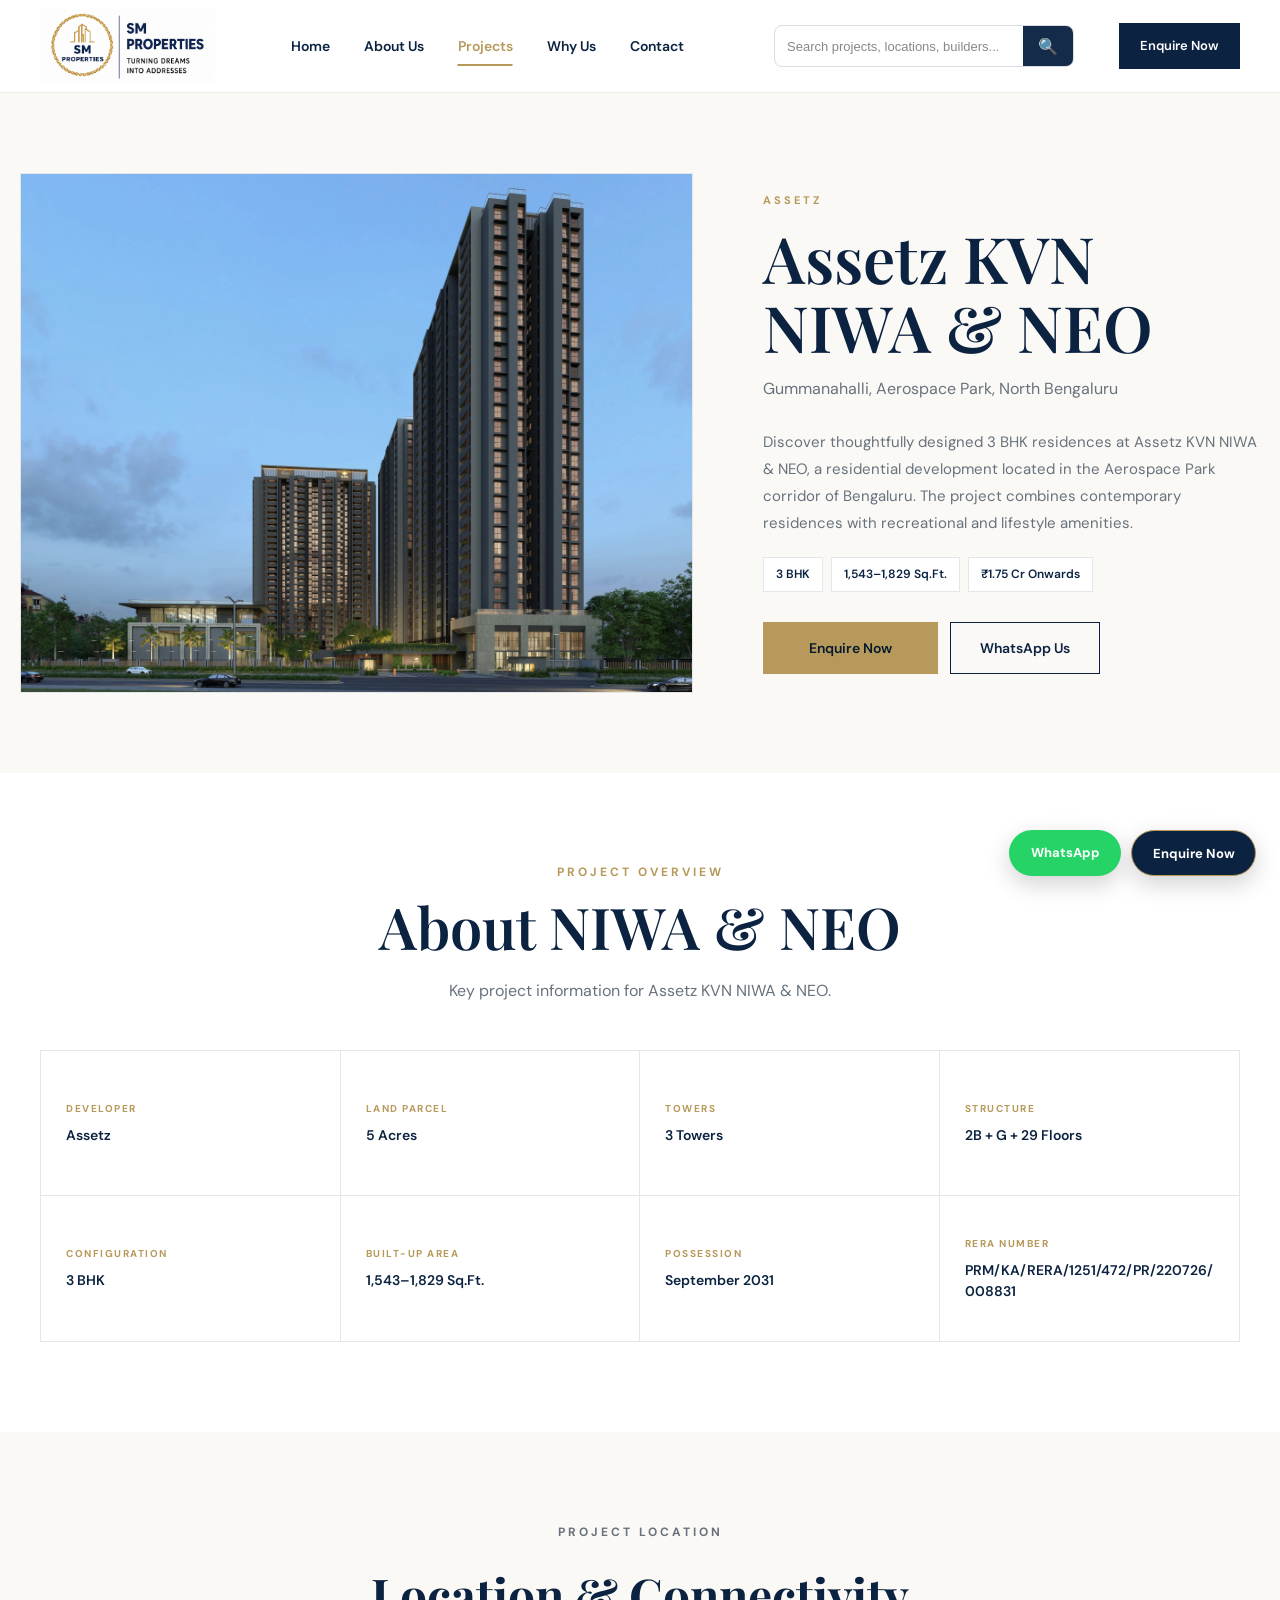
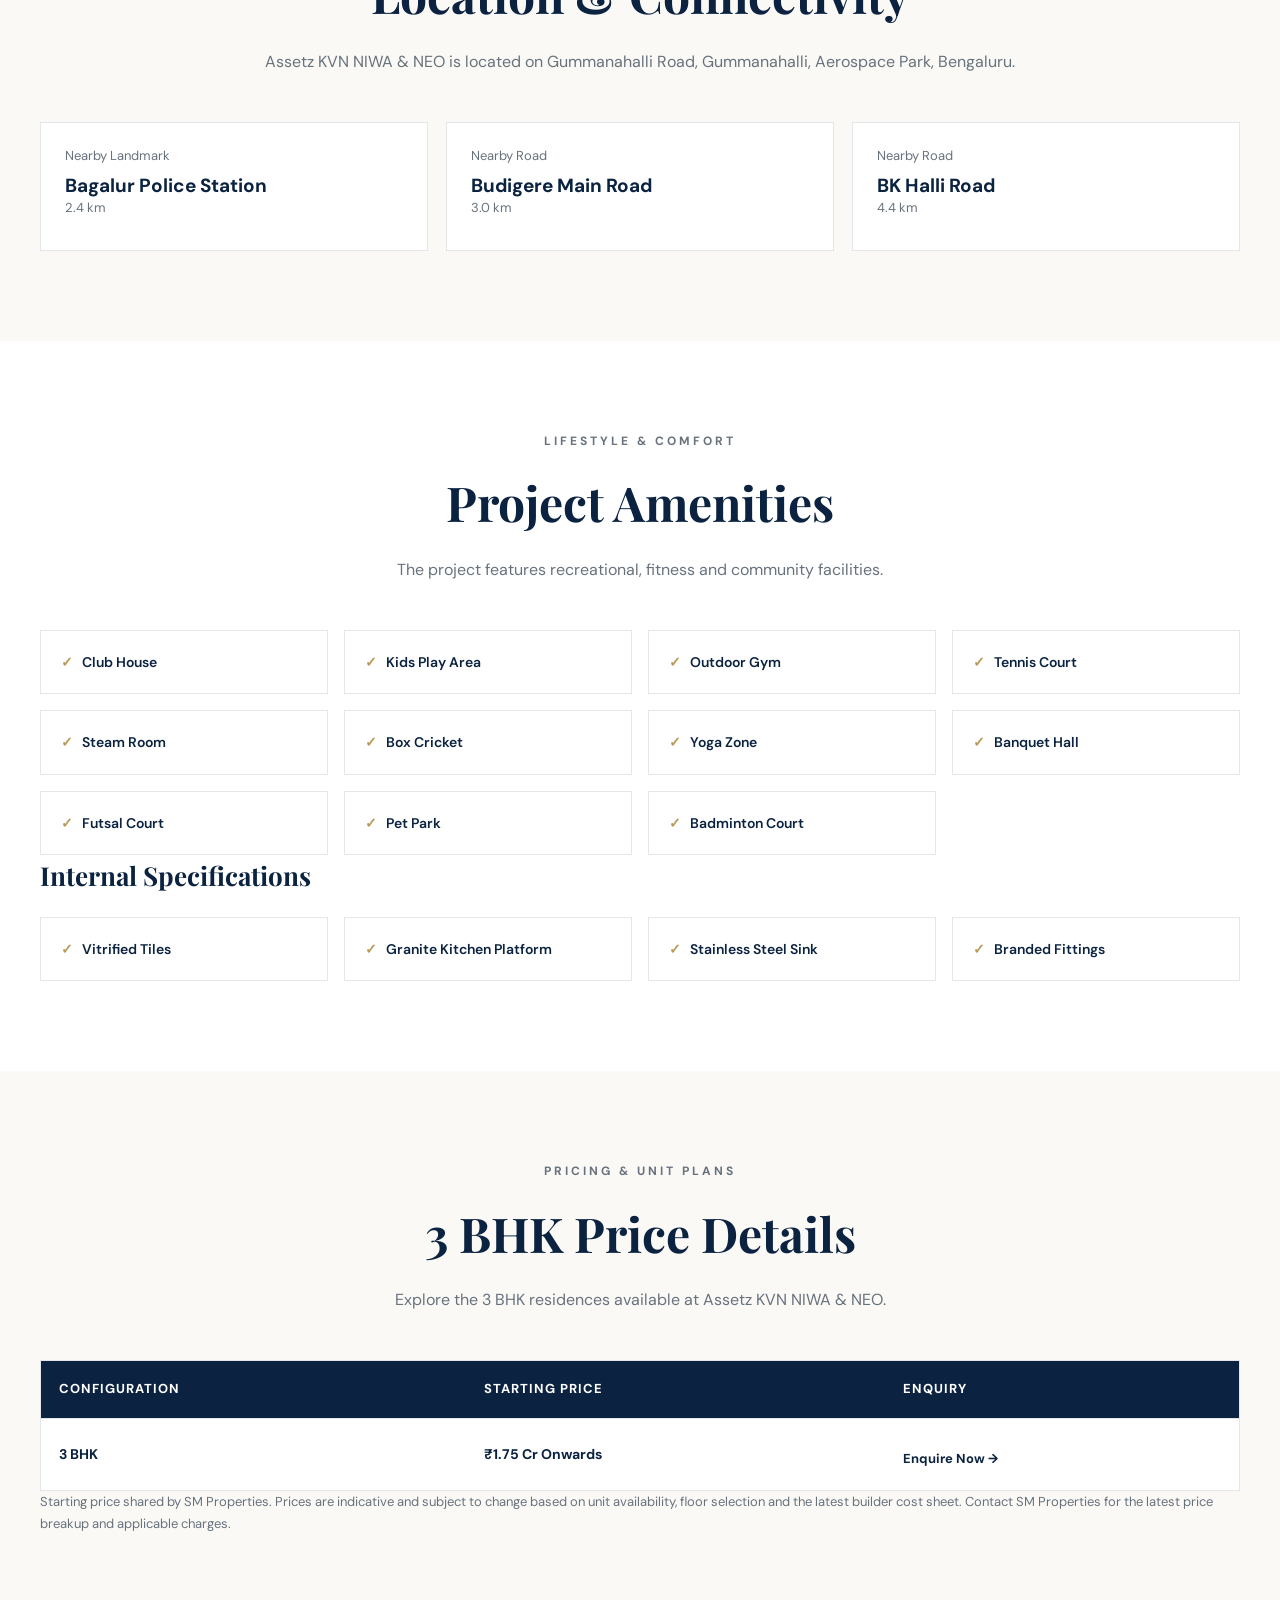
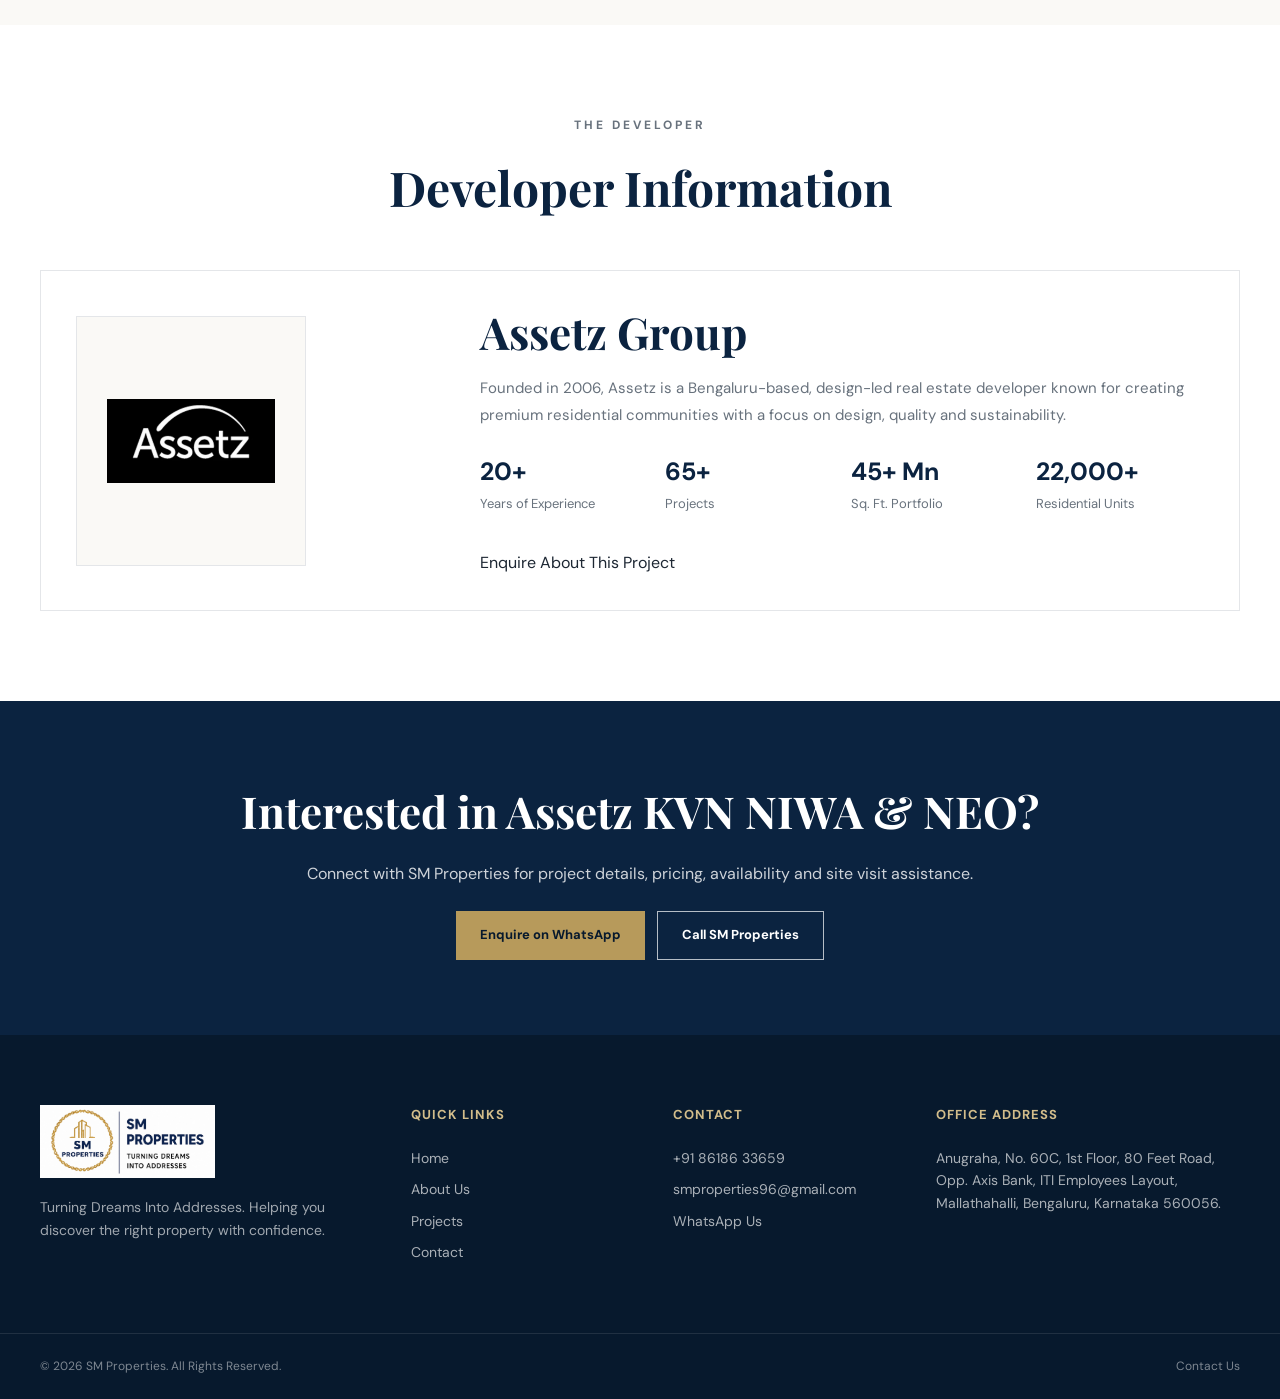
<file: assetz-niwa-and-neo.html>
<!DOCTYPE html>
<html lang="en">

<head>
    <meta charset="UTF-8">
    <meta name="viewport" content="width=device-width, initial-scale=1.0">

    <title>Assetz KVN NIWA & NEO | SM Properties</title>

    <meta name="description"
        content="Explore Assetz KVN NIWA & NEO at Aerospace Park, Bengaluru. Discover 3 BHK homes, amenities, location and pricing with SM Properties.">

    <link rel="stylesheet" href="css/style.css">
    <link rel="stylesheet" href="css/project.css">

    <style>
        .project-extra-section {
            padding: 90px 0;
        }

        .project-extra-section.alt {
            background: var(--off-white);
        }

        .project-section-intro {
            max-width: 760px;
            margin: 0 auto 45px;
            text-align: center;
        }

        .project-section-intro h2 {
            color: var(--navy);
            font-family: "Playfair Display", serif;
            font-size: clamp(34px, 4vw, 48px);
            margin-bottom: 15px;
        }

        .project-section-intro p {
            color: var(--text-light);
            line-height: 1.8;
        }

        .project-nearby-list {
            display: grid;
            grid-template-columns: repeat(3, minmax(0, 1fr));
            gap: 18px;
        }

        .nearby-item {
            padding: 24px;
            background: var(--white);
            border: 1px solid var(--border);
        }

        .nearby-item span {
            display: block;
            color: var(--text-light);
            font-size: 13px;
            margin-bottom: 8px;
        }

        .nearby-item strong {
            color: var(--navy);
            font-size: 19px;
        }

        .amenities-grid {
            display: grid;
            grid-template-columns: repeat(4, minmax(0, 1fr));
            gap: 16px;
        }

        .amenity-item {
            padding: 20px;
            background: var(--white);
            border: 1px solid var(--border);
            color: var(--navy);
            font-weight: 600;
            font-size: 14px;
        }

        .amenity-item::before {
            content: "✓";
            color: var(--gold);
            margin-right: 9px;
            font-weight: 700;
        }

        .specification-heading {
            margin: 45px 0 20px;
            color: var(--navy);
            font-family: "Playfair Display", serif;
            font-size: 26px;
        }

        .pricing-table-wrap {
            overflow-x: auto;
            background: var(--white);
            border: 1px solid var(--border);
        }

        .pricing-table {
            width: 100%;
            border-collapse: collapse;
            min-width: 420px;
        }

        .pricing-table th {
            padding: 18px;
            background: var(--navy);
            color: var(--white);
            text-align: left;
            font-size: 13px;
        }

        .pricing-table td {
            padding: 20px 18px;
            border-bottom: 1px solid var(--border);
            color: var(--text-dark);
            font-size: 14px;
        }

        .pricing-table td strong {
            color: var(--navy);
        }

        .pricing-note {
            margin-top: 16px;
            color: var(--text-light);
            font-size: 13px;
            line-height: 1.7;
        }

        .developer-information-card {
            padding: 35px;
            display: flex;
            align-items: center;
            justify-content: center;
            background: var(--white);
            border: 1px solid var(--border);
        }

        .developer-information-card img {
            width: auto;
            max-width: 230px;
            height: auto;
            max-height: 110px;
            object-fit: contain;
        }

        .project-enquiry-section {
            padding: 75px 0;
            background: var(--navy);
            color: var(--white);
            text-align: center;
        }

        .project-enquiry-section h2 {
            margin-bottom: 14px;
            font-family: "Playfair Display", serif;
            font-size: clamp(30px, 4vw, 44px);
        }

        .project-enquiry-section p {
            margin-bottom: 25px;
            color: rgba(255,255,255,0.8);
        }

        .project-enquiry-buttons {
            display: flex;
            justify-content: center;
            flex-wrap: wrap;
            gap: 12px;
        }

        .project-enquiry-buttons a {
            display: inline-flex;
            align-items: center;
            justify-content: center;
            padding: 13px 24px;
            background: var(--gold);
            color: var(--navy-dark);
            font-size: 13px;
            font-weight: 700;
        }

        .project-enquiry-buttons a.secondary {
            background: transparent;
            border: 1px solid rgba(255,255,255,0.7);
            color: var(--white);
        }

        @media (max-width: 760px) {
            .project-extra-section {
                padding: 65px 0;
            }

            .project-nearby-list,
            .amenities-grid {
                grid-template-columns: repeat(2, minmax(0, 1fr));
            }

            .developer-information-card {
                padding: 24px;
            }
        }

        @media (max-width: 480px) {
            .project-nearby-list,
            .amenities-grid {
                grid-template-columns: 1fr;
            }
        }
    </style>
    <!-- SM Properties Favicon -->
<link rel="icon" type="image/x-icon" href="/favicon.ico">
<link rel="icon" type="image/png" sizes="32x32" href="/favicon-32x32.png">
<link rel="icon" type="image/png" sizes="16x16" href="/favicon-16x16.png">
<link rel="apple-touch-icon" href="/apple-touch-icon.png">
</head>


<body class="project-detail-page">

    <!-- HEADER -->

    <header class="site-header">

        <div class="container header-container">

            <a href="index.html" class="logo">
                <img src="images/logo.jpg" alt="SM Properties">
            </a>

            <nav class="main-nav">
                <a href="index.html">Home</a>
                <a href="about.html">About Us</a>
                <a href="projects.html">Projects</a>
                <a href="index.html#why-sm">Why Us</a>
                <a href="contact.html">Contact</a>
            </nav>

<!-- HEADER SEARCH -->

<div class="header-search">

    <div class="search-input-wrap">

        <input
            type="search"
            id="siteSearchInput"
            placeholder="Search projects, locations, builders..."
            autocomplete="off"
            aria-label="Search projects, locations and builders"
            aria-controls="siteSearchResults"
        >

        <button
            type="button"
            id="siteSearchButton"
            aria-label="Search"
        >
            🔍
        </button>

    </div>

    <div
        id="siteSearchResults"
        class="search-results"
        hidden
    ></div>

</div>

<div class="header-actions">
                <a href="#enquire" class="header-button">
                    Enquire Now
                </a>
            </div>

            <button class="mobile-menu-button" aria-label="Open navigation menu">
                <span></span>
                <span></span>
                <span></span>
            </button>

        </div>

        <nav class="mobile-nav">
            <a href="index.html">Home</a>
            <a href="about.html">About Us</a>
            <a href="projects.html">Projects</a>
            <a href="index.html#why-sm">Why Us</a>
            <a href="contact.html">Contact</a>
            <a href="#enquire">Enquire Now</a>
        </nav>

    </header>


    <main>

        <!-- PROJECT HERO -->

        <section class="project-detail-hero">

            <div class="container project-detail-hero-content">

                <div class="project-detail-image">

                    <img
                        src="images/projects/assetz-niwa-and-neo.jpg"
                        alt="Assetz KVN NIWA and NEO"
                    >

                </div>


                <div class="project-detail-intro">

                    <p class="section-subtitle">
                        Assetz
                    </p>

                    <h1>
                        Assetz KVN NIWA & NEO
                    </h1>

                    <p class="project-detail-location">
                        Gummanahalli, Aerospace Park, North Bengaluru
                    </p>

                    <p>
                        Discover thoughtfully designed 3 BHK residences
                        at Assetz KVN NIWA & NEO, a residential development
                        located in the Aerospace Park corridor of Bengaluru.
                        The project combines contemporary residences with
                        recreational and lifestyle amenities.
                    </p>

                    <div class="project-detail-meta">

    <span>3 BHK</span>

    <span>1,543–1,829 Sq.Ft.</span>

    <span>₹1.75 Cr Onwards</span>

</div>
                    <div class="project-detail-buttons">

                        <a href="#enquire" class="primary-button">
                            Enquire Now
                        </a>

                        <a
                            href="https://wa.me/918618633659?text=Hi%2C%20I%20am%20interested%20in%20Assetz%20KVN%20NIWA%20%26%20NEO."
                            target="_blank"
                            rel="noopener"
                            class="secondary-project-button"
                        >
                            WhatsApp Us
                        </a>

                    </div>

                </div>

            </div>

        </section>


        <!-- OVERVIEW -->

        <section class="project-overview-section">

            <div class="container">

                <div class="section-heading">

                    <p class="section-subtitle">Project Overview</p>

                    <h2>
                        About NIWA & NEO
                    </h2>

                    <p>
                        Key project information for Assetz KVN NIWA & NEO.
                    </p>

                </div>


                <div class="project-overview-grid">

                    <div class="project-overview-item">
                        <span>Developer</span>
                        <strong>Assetz</strong>
                    </div>

                    <div class="project-overview-item">
                        <span>Land Parcel</span>
                        <strong>5 Acres</strong>
                    </div>

                    <div class="project-overview-item">
                        <span>Towers</span>
                        <strong>3 Towers</strong>
                    </div>

                    <div class="project-overview-item">
                        <span>Structure</span>
                        <strong>2B + G + 29 Floors</strong>
                    </div>

                    <div class="project-overview-item">
                        <span>Configuration</span>
                        <strong>3 BHK</strong>
                    </div>

                    <div class="project-overview-item">
                        <span>Built-up Area</span>
                        <strong>1,543–1,829 Sq.Ft.</strong>
                    </div>

                    <div class="project-overview-item">
                        <span>Possession</span>
                        <strong>September 2031</strong>
                    </div>

                    <div class="project-overview-item">
                        <span>RERA Number</span>
                        <strong>PRM/KA/RERA/1251/472/PR/220726/008831</strong>
                    </div>

                </div>

            </div>

        </section>


        <!-- LOCATION -->

        <section class="project-extra-section alt">

            <div class="container">

                <div class="project-section-intro">

                    <p class="section-subtitle">Project Location</p>

                    <h2>Location & Connectivity</h2>

                    <p>
                        Assetz KVN NIWA & NEO is located on Gummanahalli Road,
                        Gummanahalli, Aerospace Park, Bengaluru.
                    </p>

                </div>


                <div class="project-nearby-list">

                    <div class="nearby-item">
                        <span>Nearby Landmark</span>
                        <strong>Bagalur Police Station</strong>
                        <span>2.4 km</span>
                    </div>

                    <div class="nearby-item">
                        <span>Nearby Road</span>
                        <strong>Budigere Main Road</strong>
                        <span>3.0 km</span>
                    </div>

                    <div class="nearby-item">
                        <span>Nearby Road</span>
                        <strong>BK Halli Road</strong>
                        <span>4.4 km</span>
                    </div>

                </div>

            </div>

        </section>


        <!-- AMENITIES -->

        <section class="project-extra-section">

            <div class="container">

                <div class="project-section-intro">

                    <p class="section-subtitle">Lifestyle & Comfort</p>

                    <h2>Project Amenities</h2>

                    <p>
                        The project features recreational, fitness
                        and community facilities.
                    </p>

                </div>


                <div class="amenities-grid">

                    <div class="amenity-item">Club House</div>
                    <div class="amenity-item">Kids Play Area</div>
                    <div class="amenity-item">Outdoor Gym</div>
                    <div class="amenity-item">Tennis Court</div>
                    <div class="amenity-item">Steam Room</div>
                    <div class="amenity-item">Box Cricket</div>
                    <div class="amenity-item">Yoga Zone</div>
                    <div class="amenity-item">Banquet Hall</div>
                    <div class="amenity-item">Futsal Court</div>
                    <div class="amenity-item">Pet Park</div>
                    <div class="amenity-item">Badminton Court</div>

                </div>


                <h3 class="specification-heading">
                    Internal Specifications
                </h3>

                <div class="amenities-grid">

                    <div class="amenity-item">Vitrified Tiles</div>
                    <div class="amenity-item">Granite Kitchen Platform</div>
                    <div class="amenity-item">Stainless Steel Sink</div>
                    <div class="amenity-item">Branded Fittings</div>

                </div>

            </div>

        </section>


        <!-- PRICING & UNIT PLANS -->

        <section class="project-extra-section alt">

            <div class="container">

                <div class="project-section-intro">

                    <p class="section-subtitle">Pricing & Unit Plans</p>

                    <h2>3 BHK Price Details</h2>

                    <p>
                        Explore the 3 BHK residences available at
                        Assetz KVN NIWA & NEO.
                    </p>

                </div>


                <div class="pricing-table-wrap">

                    <table class="pricing-table">

                        <thead>
                            <tr>
                                <th>Configuration</th>
                                <th>Starting Price</th>
                                <th>Enquiry</th>
                            </tr>
                        </thead>

                        <tbody>
                            <tr>
                                <td><strong>3 BHK</strong></td>

                                <td>
                                    <strong>₹1.75 Cr Onwards</strong>
                                </td>

                                <td>
                                    <a href="#enquire" class="text-button">
                                        Enquire Now →
                                    </a>
                                </td>
                            </tr>
                        </tbody>

                    </table>

                </div>

                <p class="pricing-note">
                    Starting price shared by SM Properties.
                    Prices are indicative and subject to change based on
                    unit availability, floor selection and the latest
                    builder cost sheet. Contact SM Properties for the
                    latest price breakup and applicable charges.
                </p>

            </div>

        </section>


       
<!-- DEVELOPER INFORMATION -->

<section class="project-extra-section">

    <div class="container">

        <div class="project-section-intro">
            <p class="section-subtitle">The Developer</p>
            <h2>Developer Information</h2>
        </div>

        <div class="developer-information-card">

            <img
                src="images/builders/assetz.png"
                alt="Assetz Group Logo"
            >

            <div class="developer-information-content">

                <h3>Assetz Group</h3>

                <p>
                    Founded in 2006, Assetz is a Bengaluru-based,
                    design-led real estate developer known for
                    creating premium residential communities with
                    a focus on design, quality and sustainability.
                </p>

                <div class="developer-stats">

                    <div class="developer-stat">
                        <h4>20+</h4>
                        <p>Years of Experience</p>
                    </div>

                    <div class="developer-stat">
                        <h4>65+</h4>
                        <p>Projects</p>
                    </div>

                    <div class="developer-stat">
                        <h4>45+ Mn</h4>
                        <p>Sq. Ft. Portfolio</p>
                    </div>

                    <div class="developer-stat">
                        <h4>22,000+</h4>
                        <p>Residential Units</p>
                    </div>

                </div>

                <a href="#project-enquiry" class="btn btn-primary">
                    Enquire About This Project
                </a>

            </div>

        </div>

    </div>

</section>



        <!-- ENQUIRY CTA -->

        <section class="project-enquiry-section" id="enquire">

            <div class="container">

                <h2>Interested in Assetz KVN NIWA & NEO?</h2>

                <p>
                    Connect with SM Properties for project details,
                    pricing, availability and site visit assistance.
                </p>

                <div class="project-enquiry-buttons">

                    <a
                        href="https://wa.me/918618633659?text=Hi%2C%20I%20am%20interested%20in%20Assetz%20KVN%20NIWA%20%26%20NEO."
                        target="_blank"
                        rel="noopener"
                    >
                        Enquire on WhatsApp
                    </a>

                    <a
                        href="tel:+918618633659"
                        class="secondary"
                    >
                        Call SM Properties
                    </a>

                </div>

            </div>

        </section>

    </main>


    <!-- FOOTER -->

    <footer class="site-footer">

        <div class="container">

            <div class="footer-grid">

                <div class="footer-brand">

                    <img
                        src="images/logo.jpg"
                        alt="SM Properties"
                        class="footer-logo"
                    >

                    <p>
                        Turning Dreams Into Addresses.
                        Helping you discover the right property
                        with confidence.
                    </p>

                </div>


                <div class="footer-column">

                    <h4>Quick Links</h4>

                    <a href="index.html">Home</a>
                    <a href="about.html">About Us</a>
                    <a href="projects.html">Projects</a>
                    <a href="contact.html">Contact</a>

                </div>


                <div class="footer-column">

                    <h4>Contact</h4>

                    <a href="tel:+918618633659">
                        +91 86186 33659
                    </a>

                    <a href="mailto:smproperties96@gmail.com">
                        smproperties96@gmail.com
                    </a>

                    <a
                        href="https://wa.me/918618633659"
                        target="_blank"
                        rel="noopener"
                    >
                        WhatsApp Us
                    </a>

                </div>


                <div class="footer-column">

                    <h4>Office Address</h4>

                    <p>
                        Anugraha, No. 60C, 1st Floor,
                        80 Feet Road, Opp. Axis Bank,
                        ITI Employees Layout, Mallathahalli,
                        Bengaluru, Karnataka 560056.
                    </p>

                </div>

            </div>

        </div>


        <div class="footer-bottom">

            <div class="container footer-bottom-container">

                <p>
                    © 2026 SM Properties. All Rights Reserved.
                </p>

                <div class="footer-legal">
                    <a href="contact.html">Contact Us</a>
                </div>

            </div>

        </div>

    </footer>


    <!-- FLOATING WHATSAPP -->

    <a
        href="https://wa.me/918618633659?text=Hi%2C%20I%20am%20interested%20in%20Assetz%20KVN%20NIWA%20%26%20NEO."
        class="floating-whatsapp"
        target="_blank"
        rel="noopener"
    >
        WhatsApp
    </a>


    <script src="js/script.js"></script>

</body>
</html>
</file>
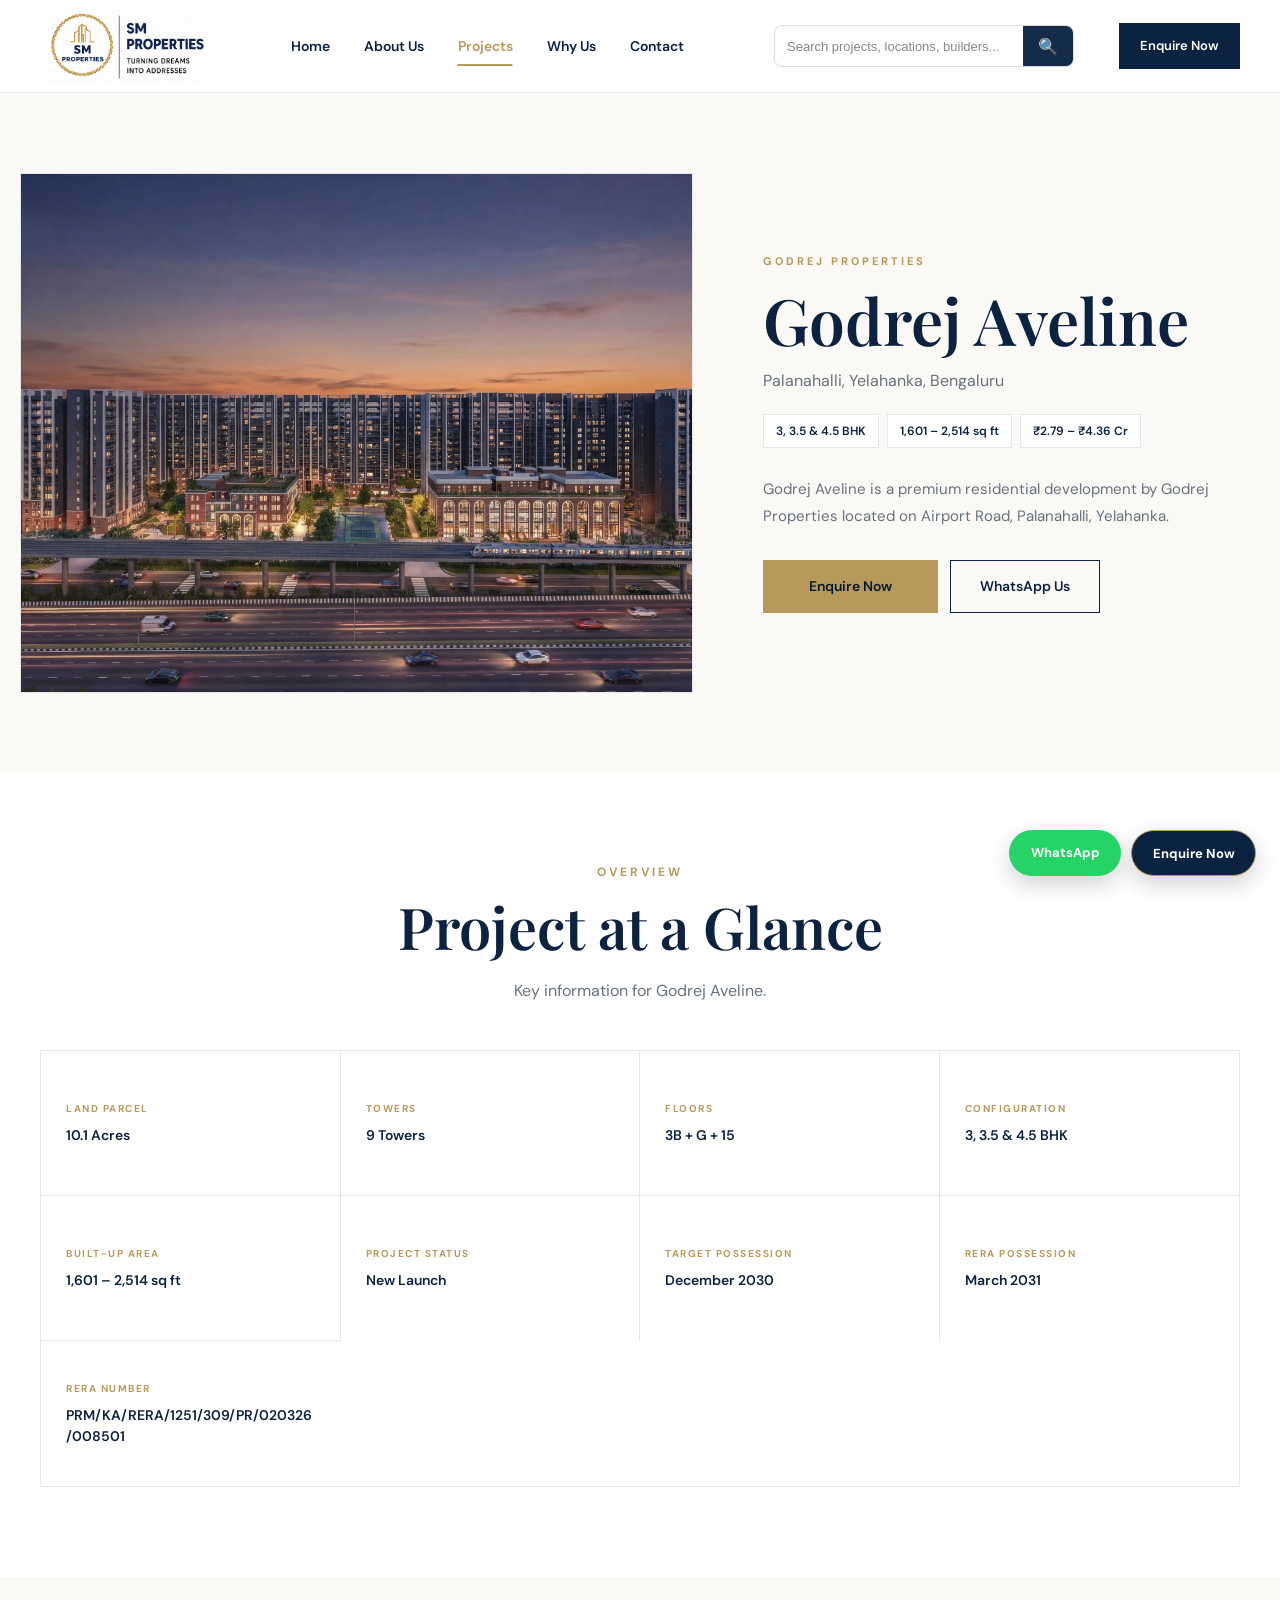
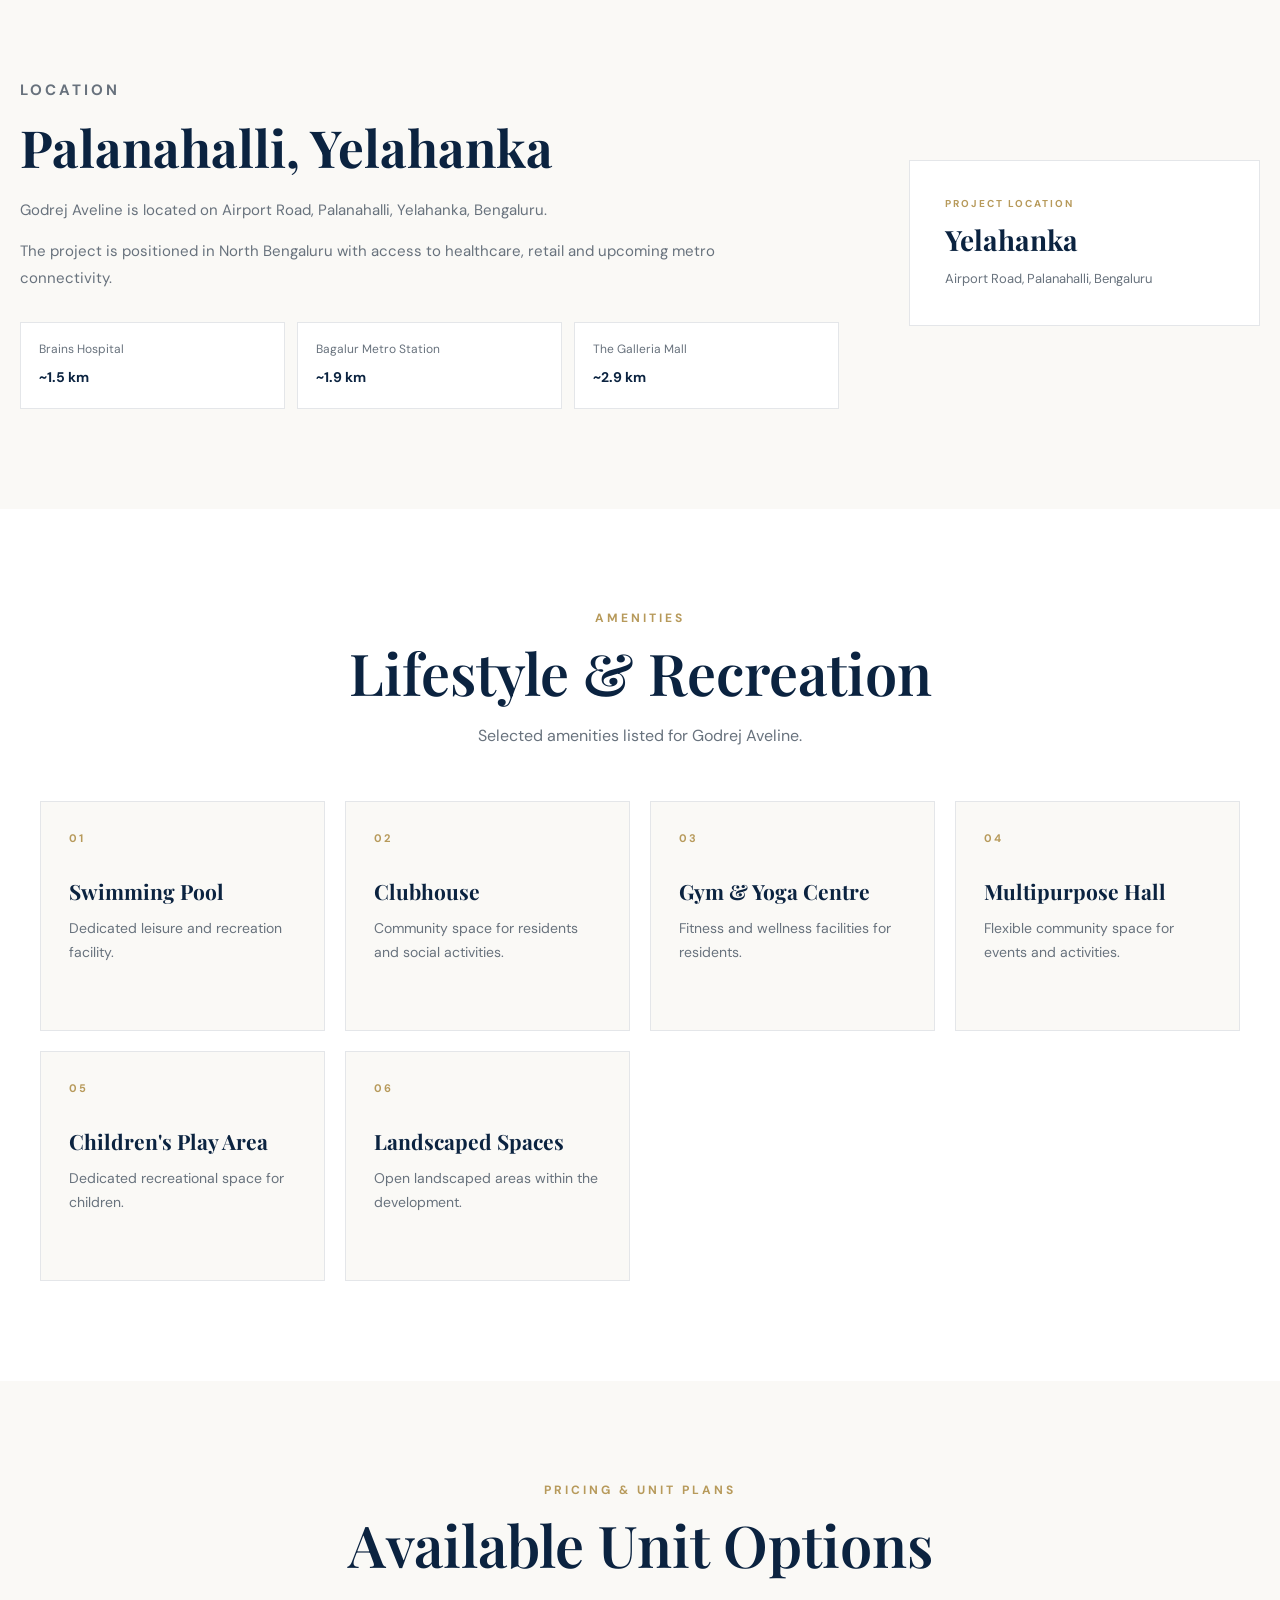
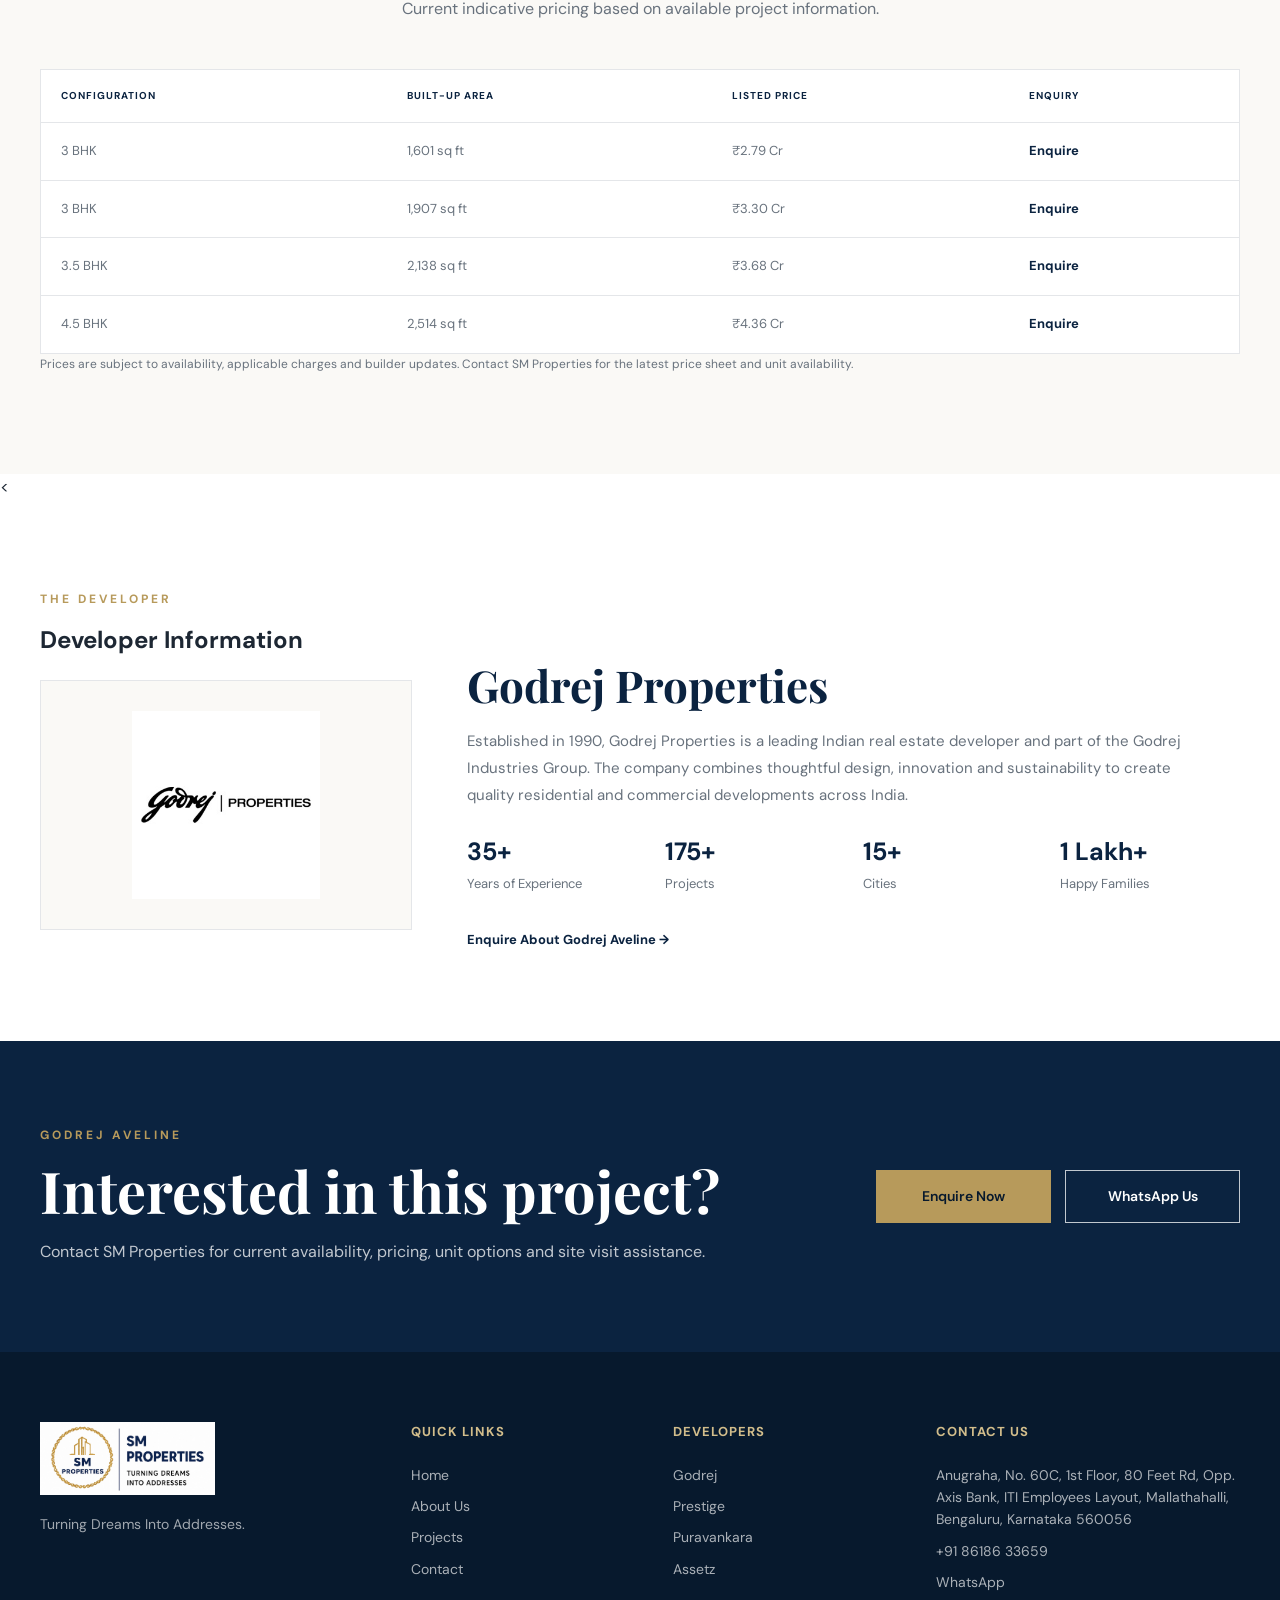
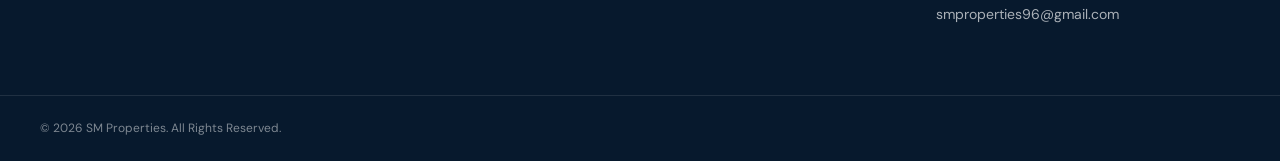
<file: aveline.html>
<!DOCTYPE html>
<html lang="en">

<head>

    <meta charset="UTF-8">

    <meta
        name="viewport"
        content="width=device-width, initial-scale=1.0"
    >

    <title>
        Godrej Aveline Yelahanka | Godrej Properties | SM Properties
    </title>

    <meta
        name="description"
        content="Explore Godrej Aveline in Palanahalli, Yelahanka with SM Properties. View project overview, location, amenities, pricing, unit plans and developer information."
    >

    <link
        rel="stylesheet"
        href="css/style.css"
    >

    <link
        rel="stylesheet"
        href="css/project.css"
    >
    <!-- SM Properties Favicon -->
<link rel="icon" type="image/x-icon" href="/favicon.ico">
<link rel="icon" type="image/png" sizes="32x32" href="/favicon-32x32.png">
<link rel="icon" type="image/png" sizes="16x16" href="/favicon-16x16.png">
<link rel="apple-touch-icon" href="/apple-touch-icon.png">

</head>


<body class="project-detail-page">


    <!-- =====================================================
         HEADER
    ====================================================== -->

    <header class="site-header">

        <div class="container header-container">

            <a
                href="index.html"
                class="logo"
            >

                <img
                    src="images/logo.jpg"
                    alt="SM Properties"
                >

            </a>


            <nav class="main-nav">

                <a href="index.html">
                    Home
                </a>

                <a href="about.html">
                    About Us
                </a>

                <a href="projects.html">
                    Projects
                </a>

                <a href="index.html#why-us">
                    Why Us
                </a>

                <a href="contact.html">
                    Contact
                </a>

            </nav>

<!-- HEADER SEARCH -->

<div class="header-search">

    <div class="search-input-wrap">

        <input
            type="search"
            id="siteSearchInput"
            placeholder="Search projects, locations, builders..."
            autocomplete="off"
            aria-label="Search projects, locations and builders"
            aria-controls="siteSearchResults"
        >

        <button
            type="button"
            id="siteSearchButton"
            aria-label="Search"
        >
            🔍
        </button>

    </div>

    <div
        id="siteSearchResults"
        class="search-results"
        hidden
    ></div>

</div>

<div class="header-actions">

                <a
                    href="contact.html"
                    class="header-button"
                >
                    Enquire Now
                </a>


                <button
                    class="mobile-menu-button"
                    type="button"
                    aria-label="Open menu"
                    aria-expanded="false"
                >

                    <span></span>
                    <span></span>
                    <span></span>

                </button>

            </div>

        </div>


        <div class="mobile-nav">

            <a href="index.html">
                Home
            </a>

            <a href="about.html">
                About Us
            </a>

            <a href="projects.html">
                Projects
            </a>

            <a href="index.html#why-us">
                Why Us
            </a>

            <a href="contact.html">
                Contact
            </a>

        </div>

    </header>


    <main>


        <!-- =================================================
             PROJECT HERO
        ================================================== -->

        <section class="project-detail-hero">

            <div class="container project-detail-hero-content">


                <div class="project-detail-image">

                    <img
                        src="images/projects/project-4.jpg"
                        alt="Godrej Aveline Yelahanka"
                    >

                </div>


                <div class="project-detail-intro">

                    <p class="section-subtitle">
                        GODREJ PROPERTIES
                    </p>


                    <h1>
                        Godrej Aveline
                    </h1>


                    <p class="project-detail-location">
                        Palanahalli, Yelahanka, Bengaluru
                    </p>


                    <div class="project-detail-meta">

                        <span>
                            3, 3.5 & 4.5 BHK
                        </span>

                        <span>
                            1,601 – 2,514 sq ft
                        </span>

                        <span>
                            ₹2.79 – ₹4.36 Cr
                        </span>

                    </div>


                    <p>
                        Godrej Aveline is a premium residential development
                        by Godrej Properties located on Airport Road,
                        Palanahalli, Yelahanka.
                    </p>


                    <div class="project-detail-buttons">

                        <a
                            href="contact.html"
                            class="primary-button"
                        >
                            Enquire Now
                        </a>


                        <a
                            href="https://wa.me/918618633659"
                            target="_blank"
                            rel="noopener"
                            class="secondary-project-button"
                        >
                            WhatsApp Us
                        </a>

                    </div>

                </div>

            </div>

        </section>


        <!-- =================================================
             OVERVIEW
        ================================================== -->

        <section class="project-overview-section">

            <div class="container">


                <div class="section-heading">

                    <p class="section-subtitle">
                        OVERVIEW
                    </p>

                    <h2>
                        Project at a Glance
                    </h2>

                    <p>
                        Key information for Godrej Aveline.
                    </p>

                </div>


                <div class="project-overview-grid">


                    <div class="project-overview-item">

                        <span>
                            Land Parcel
                        </span>

                        <strong>
                            10.1 Acres
                        </strong>

                    </div>


                    <div class="project-overview-item">

                        <span>
                            Towers
                        </span>

                        <strong>
                            9 Towers
                        </strong>

                    </div>


                    <div class="project-overview-item">

                        <span>
                            Floors
                        </span>

                        <strong>
                            3B + G + 15
                        </strong>

                    </div>


                    <div class="project-overview-item">

                        <span>
                            Configuration
                        </span>

                        <strong>
                            3, 3.5 & 4.5 BHK
                        </strong>

                    </div>


                    <div class="project-overview-item">

                        <span>
                            Built-up Area
                        </span>

                        <strong>
                            1,601 – 2,514 sq ft
                        </strong>

                    </div>


                    <div class="project-overview-item">

                        <span>
                            Project Status
                        </span>

                        <strong>
                            New Launch
                        </strong>

                    </div>


                    <div class="project-overview-item">

                        <span>
                            Target Possession
                        </span>

                        <strong>
                            December 2030
                        </strong>

                    </div>


                    <div class="project-overview-item">

                        <span>
                            RERA Possession
                        </span>

                        <strong>
                            March 2031
                        </strong>

                    </div>


                    <div class="project-overview-item">

                        <span>
                            RERA Number
                        </span>

                        <strong>
                            PRM/KA/RERA/1251/309/PR/020326/008501
                        </strong>

                    </div>


                </div>

            </div>

        </section>


        <!-- =================================================
             LOCATION
        ================================================== -->

        <section class="project-location-section">

            <div class="container project-location-content">


                <div>

                    <p class="section-subtitle">
                        LOCATION
                    </p>


                    <h2>
                        Palanahalli, Yelahanka
                    </h2>


                    <p>
                        Godrej Aveline is located on Airport Road,
                        Palanahalli, Yelahanka, Bengaluru.
                    </p>


                    <p>
                        The project is positioned in North Bengaluru
                        with access to healthcare, retail and upcoming
                        metro connectivity.
                    </p>


                    <div class="project-nearby-list">


                        <div class="nearby-item">

                            <span>
                                Brains Hospital
                            </span>

                            <strong>
                                ~1.5 km
                            </strong>

                        </div>


                        <div class="nearby-item">

                            <span>
                                Bagalur Metro Station
                            </span>

                            <strong>
                                ~1.9 km
                            </strong>

                        </div>


                        <div class="nearby-item">

                            <span>
                                The Galleria Mall
                            </span>

                            <strong>
                                ~2.9 km
                            </strong>

                        </div>


                    </div>

                </div>


                <div class="location-highlight">

                    <span>
                        PROJECT LOCATION
                    </span>

                    <strong>
                        Yelahanka
                    </strong>

                    <small>
                        Airport Road, Palanahalli, Bengaluru
                    </small>

                </div>

            </div>

        </section>


        <!-- =================================================
             AMENITIES
        ================================================== -->

        <section class="project-amenities-section">

            <div class="container">


                <div class="section-heading">

                    <p class="section-subtitle">
                        AMENITIES
                    </p>


                    <h2>
                        Lifestyle & Recreation
                    </h2>


                    <p>
                        Selected amenities listed for Godrej Aveline.
                    </p>

                </div>


                <div class="amenities-grid">


                    <div class="amenity-card">

                        <div class="amenity-icon">
                            01
                        </div>

                        <h3>
                            Swimming Pool
                        </h3>

                        <p>
                            Dedicated leisure and recreation facility.
                        </p>

                    </div>


                    <div class="amenity-card">

                        <div class="amenity-icon">
                            02
                        </div>

                        <h3>
                            Clubhouse
                        </h3>

                        <p>
                            Community space for residents and social activities.
                        </p>

                    </div>


                    <div class="amenity-card">

                        <div class="amenity-icon">
                            03
                        </div>

                        <h3>
                            Gym & Yoga Centre
                        </h3>

                        <p>
                            Fitness and wellness facilities for residents.
                        </p>

                    </div>


                    <div class="amenity-card">

                        <div class="amenity-icon">
                            04
                        </div>

                        <h3>
                            Multipurpose Hall
                        </h3>

                        <p>
                            Flexible community space for events and activities.
                        </p>

                    </div>


                    <div class="amenity-card">

                        <div class="amenity-icon">
                            05
                        </div>

                        <h3>
                            Children's Play Area
                        </h3>

                        <p>
                            Dedicated recreational space for children.
                        </p>

                    </div>


                    <div class="amenity-card">

                        <div class="amenity-icon">
                            06
                        </div>

                        <h3>
                            Landscaped Spaces
                        </h3>

                        <p>
                            Open landscaped areas within the development.
                        </p>

                    </div>


                </div>

            </div>

        </section>


        <!-- =================================================
             PRICING & UNIT PLANS
        ================================================== -->

        <section class="pricing-section">

            <div class="container">


                <div class="section-heading">

                    <p class="section-subtitle">
                        PRICING & UNIT PLANS
                    </p>


                    <h2>
                        Available Unit Options
                    </h2>


                    <p>
                        Current indicative pricing based on available
                        project information.
                    </p>

                </div>


                <div class="pricing-table-wrapper">

                    <table class="pricing-table">

                        <thead>

                            <tr>

                                <th>
                                    Configuration
                                </th>

                                <th>
                                    Built-up Area
                                </th>

                                <th>
                                    Listed Price
                                </th>

                                <th>
                                    Enquiry
                                </th>

                            </tr>

                        </thead>


                        <tbody>


                            <tr>

                                <td>
                                    3 BHK
                                </td>

                                <td>
                                    1,601 sq ft
                                </td>

                                <td>
                                    ₹2.79 Cr
                                </td>

                                <td>

                                    <a
                                        href="contact.html"
                                        class="table-enquiry"
                                    >
                                        Enquire
                                    </a>

                                </td>

                            </tr>


                            <tr>

                                <td>
                                    3 BHK
                                </td>

                                <td>
                                    1,907 sq ft
                                </td>

                                <td>
                                    ₹3.30 Cr
                                </td>

                                <td>

                                    <a
                                        href="contact.html"
                                        class="table-enquiry"
                                    >
                                        Enquire
                                    </a>

                                </td>

                            </tr>


                            <tr>

                                <td>
                                    3.5 BHK
                                </td>

                                <td>
                                    2,138 sq ft
                                </td>

                                <td>
                                    ₹3.68 Cr
                                </td>

                                <td>

                                    <a
                                        href="contact.html"
                                        class="table-enquiry"
                                    >
                                        Enquire
                                    </a>

                                </td>

                            </tr>


                            <tr>

                                <td>
                                    4.5 BHK
                                </td>

                                <td>
                                    2,514 sq ft
                                </td>

                                <td>
                                    ₹4.36 Cr
                                </td>

                                <td>

                                    <a
                                        href="contact.html"
                                        class="table-enquiry"
                                    >
                                        Enquire
                                    </a>

                                </td>

                            </tr>


                        </tbody>

                    </table>

                </div>


                <p class="pricing-note">

                    Prices are subject to availability, applicable charges
                    and builder updates. Contact SM Properties for the
                    latest price sheet and unit availability.

                </p>

            </div>

        </section>


        <
<!-- DEVELOPER INFORMATION -->

<section class="project-extra-section">

    <div class="container">

        <div class="project-section-intro">
            <p class="section-subtitle">The Developer</p>
            <h2>Developer Information</h2>
        </div>

        <div class="developer-information-card">

            <img
                src="images/builders/godrej.jpg"
                alt="Godrej Properties Logo"
            >

            <div class="developer-information-content">

                <h3>Godrej Properties</h3>

                <p>
                    Established in 1990, Godrej Properties is a leading
                    Indian real estate developer and part of the
                    Godrej Industries Group. The company combines
                    thoughtful design, innovation and sustainability
                    to create quality residential and commercial
                    developments across India.
                </p>

                <div class="developer-stats">

                    <div class="developer-stat">
                        <h4>35+</h4>
                        <p>Years of Experience</p>
                    </div>

                    <div class="developer-stat">
                        <h4>175+</h4>
                        <p>Projects</p>
                    </div>

                    <div class="developer-stat">
                        <h4>15+</h4>
                        <p>Cities</p>
                    </div>

                    <div class="developer-stat">
                        <h4>1 Lakh+</h4>
                        <p>Happy Families</p>
                    </div>

                </div>

                <a href="contact.html" class="text-button">
                    Enquire About Godrej Aveline →
                </a>

            </div>

        </div>

    </div>

</section>


        <!-- =================================================
             FINAL CTA
        ================================================== -->

        <section class="cta-section">

            <div class="container cta-container">


                <div class="cta-content">

                    <p class="section-subtitle">
                        GODREJ AVELINE
                    </p>


                    <h2>
                        Interested in this project?
                    </h2>


                    <p>
                        Contact SM Properties for current availability,
                        pricing, unit options and site visit assistance.
                    </p>

                </div>


                <div class="cta-buttons">

                    <a
                        href="contact.html"
                        class="primary-button"
                    >
                        Enquire Now
                    </a>


                    <a
                        href="https://wa.me/918618633659"
                        target="_blank"
                        rel="noopener"
                        class="secondary-button"
                    >
                        WhatsApp Us
                    </a>

                </div>

            </div>

        </section>


    </main>


    <!-- =====================================================
         FOOTER
    ====================================================== -->

    <footer class="site-footer">

        <div class="container footer-grid">


            <div class="footer-brand">

                <img
                    src="images/logo.jpg"
                    alt="SM Properties"
                    class="footer-logo"
                >

                <p>
                    Turning Dreams Into Addresses.
                </p>

            </div>


            <div class="footer-column">

                <h4>
                    Quick Links
                </h4>

                <a href="index.html">
                    Home
                </a>

                <a href="about.html">
                    About Us
                </a>

                <a href="projects.html">
                    Projects
                </a>

                <a href="contact.html">
                    Contact
                </a>

            </div>


            <div class="footer-column">

                <h4>
                    Developers
                </h4>

                <a href="#">
                    Godrej
                </a>

                <a href="#">
                    Prestige
                </a>

                <a href="#">
                    Puravankara
                </a>

                <a href="#">
                    Assetz
                </a>

            </div>


            <div class="footer-column">

                <h4>
                    Contact Us
                </h4>

                <p>
                    Anugraha, No. 60C, 1st Floor,
                    80 Feet Rd, Opp. Axis Bank,
                    ITI Employees Layout,
                    Mallathahalli,
                    Bengaluru, Karnataka 560056
                </p>

                <a href="tel:+918618633659">
                    +91 86186 33659
                </a>

                <a
                    href="https://wa.me/918618633659"
                    target="_blank"
                    rel="noopener"
                >
                    WhatsApp
                </a>

                <a href="mailto:smproperties96@gmail.com">
                    smproperties96@gmail.com
                </a>

            </div>


        </div>


        <div class="footer-bottom">

            <div class="container footer-bottom-container">

                <p>
                    © 2026 SM Properties. All Rights Reserved.
                </p>

            </div>

        </div>

    </footer>


    <!-- FLOATING WHATSAPP -->

    <a
        href="https://wa.me/918618633659"
        target="_blank"
        rel="noopener"
        class="floating-whatsapp"
    >
        WhatsApp
    </a>


    <script src="js/script.js"></script>

</body>

</html>
</file>
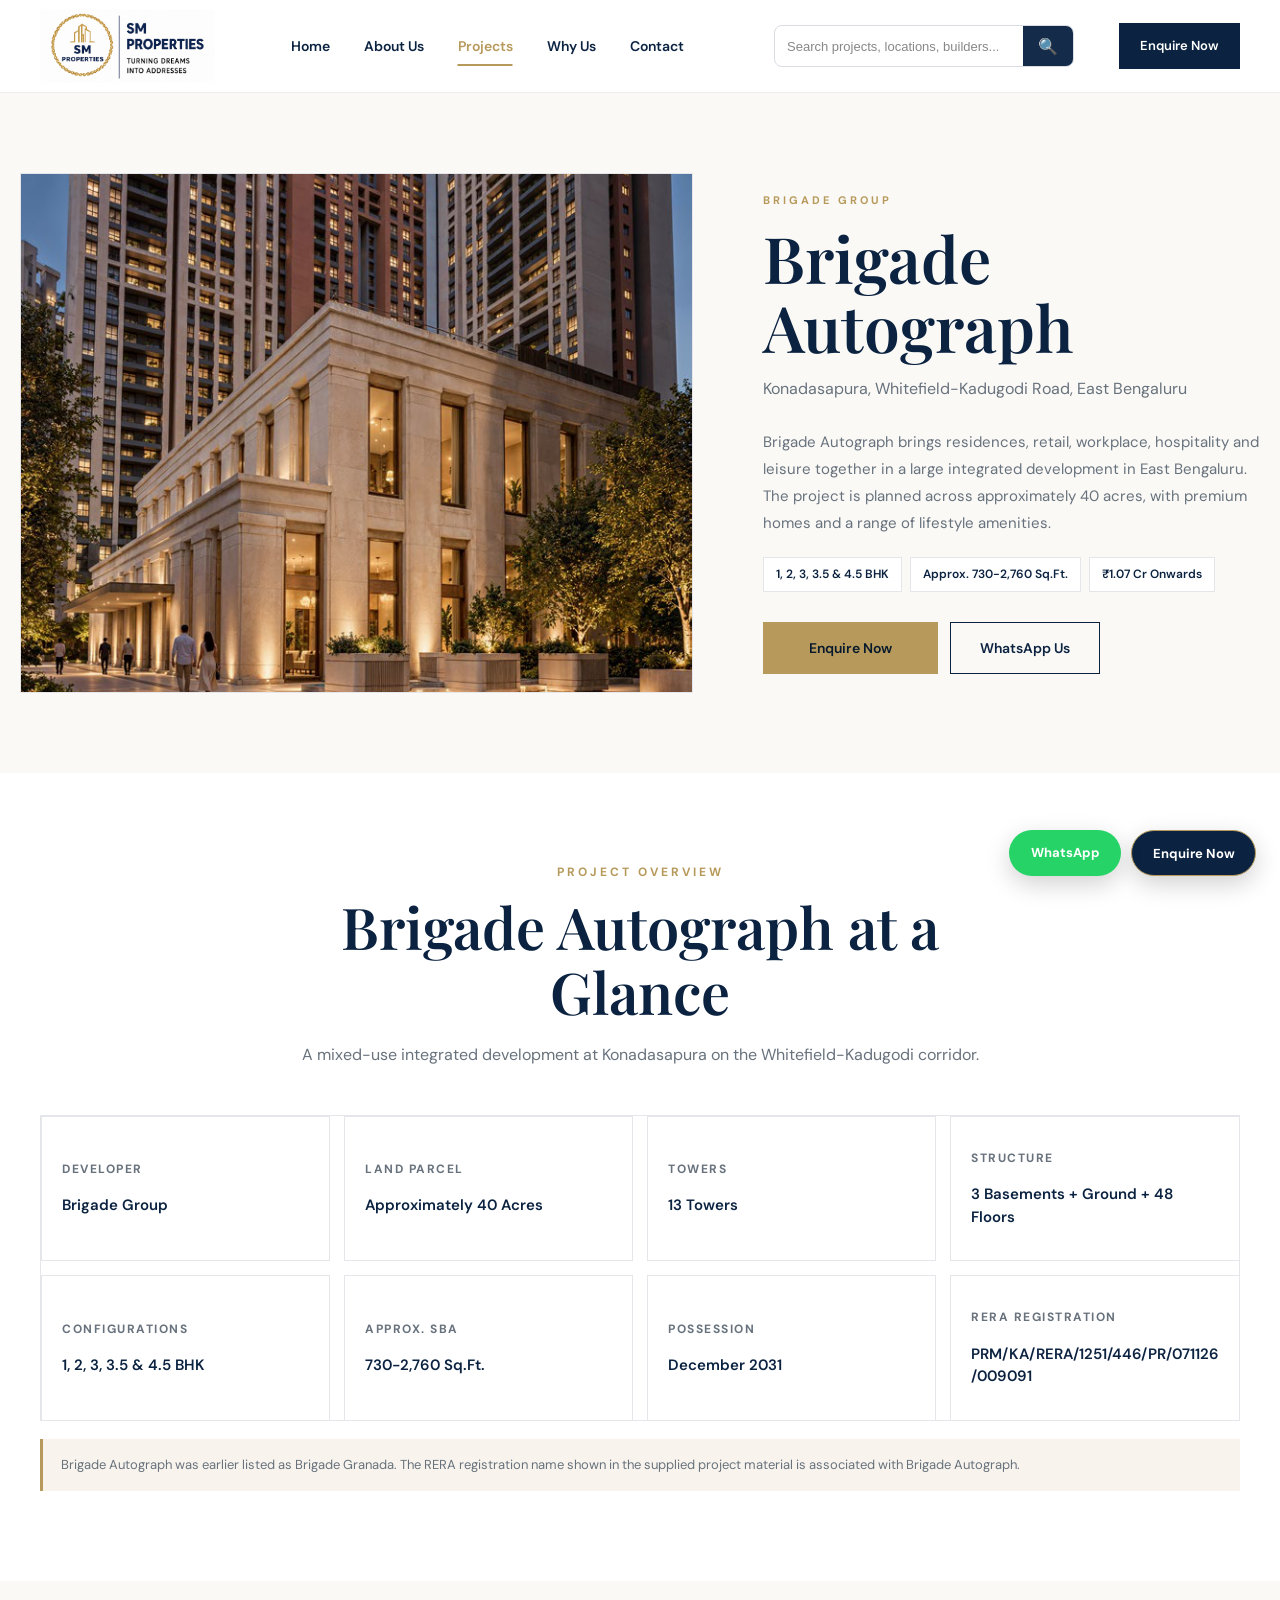
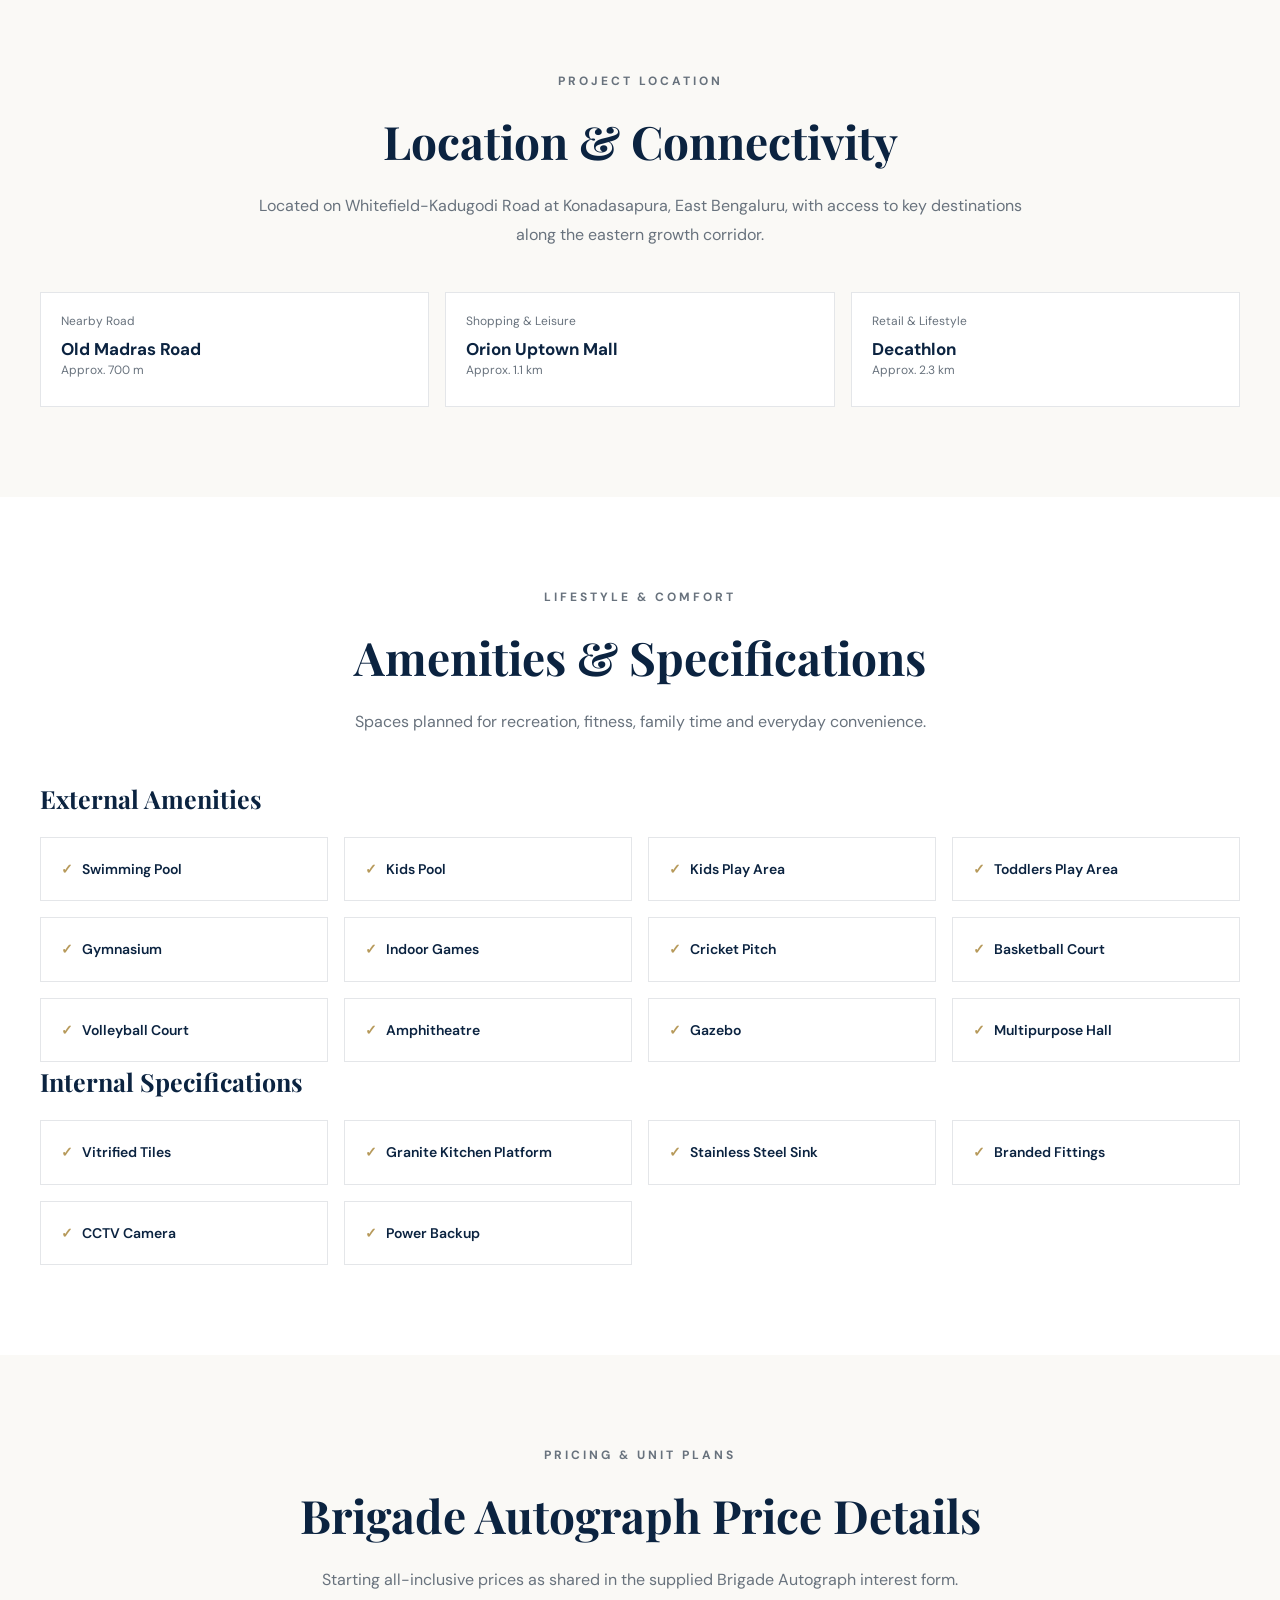
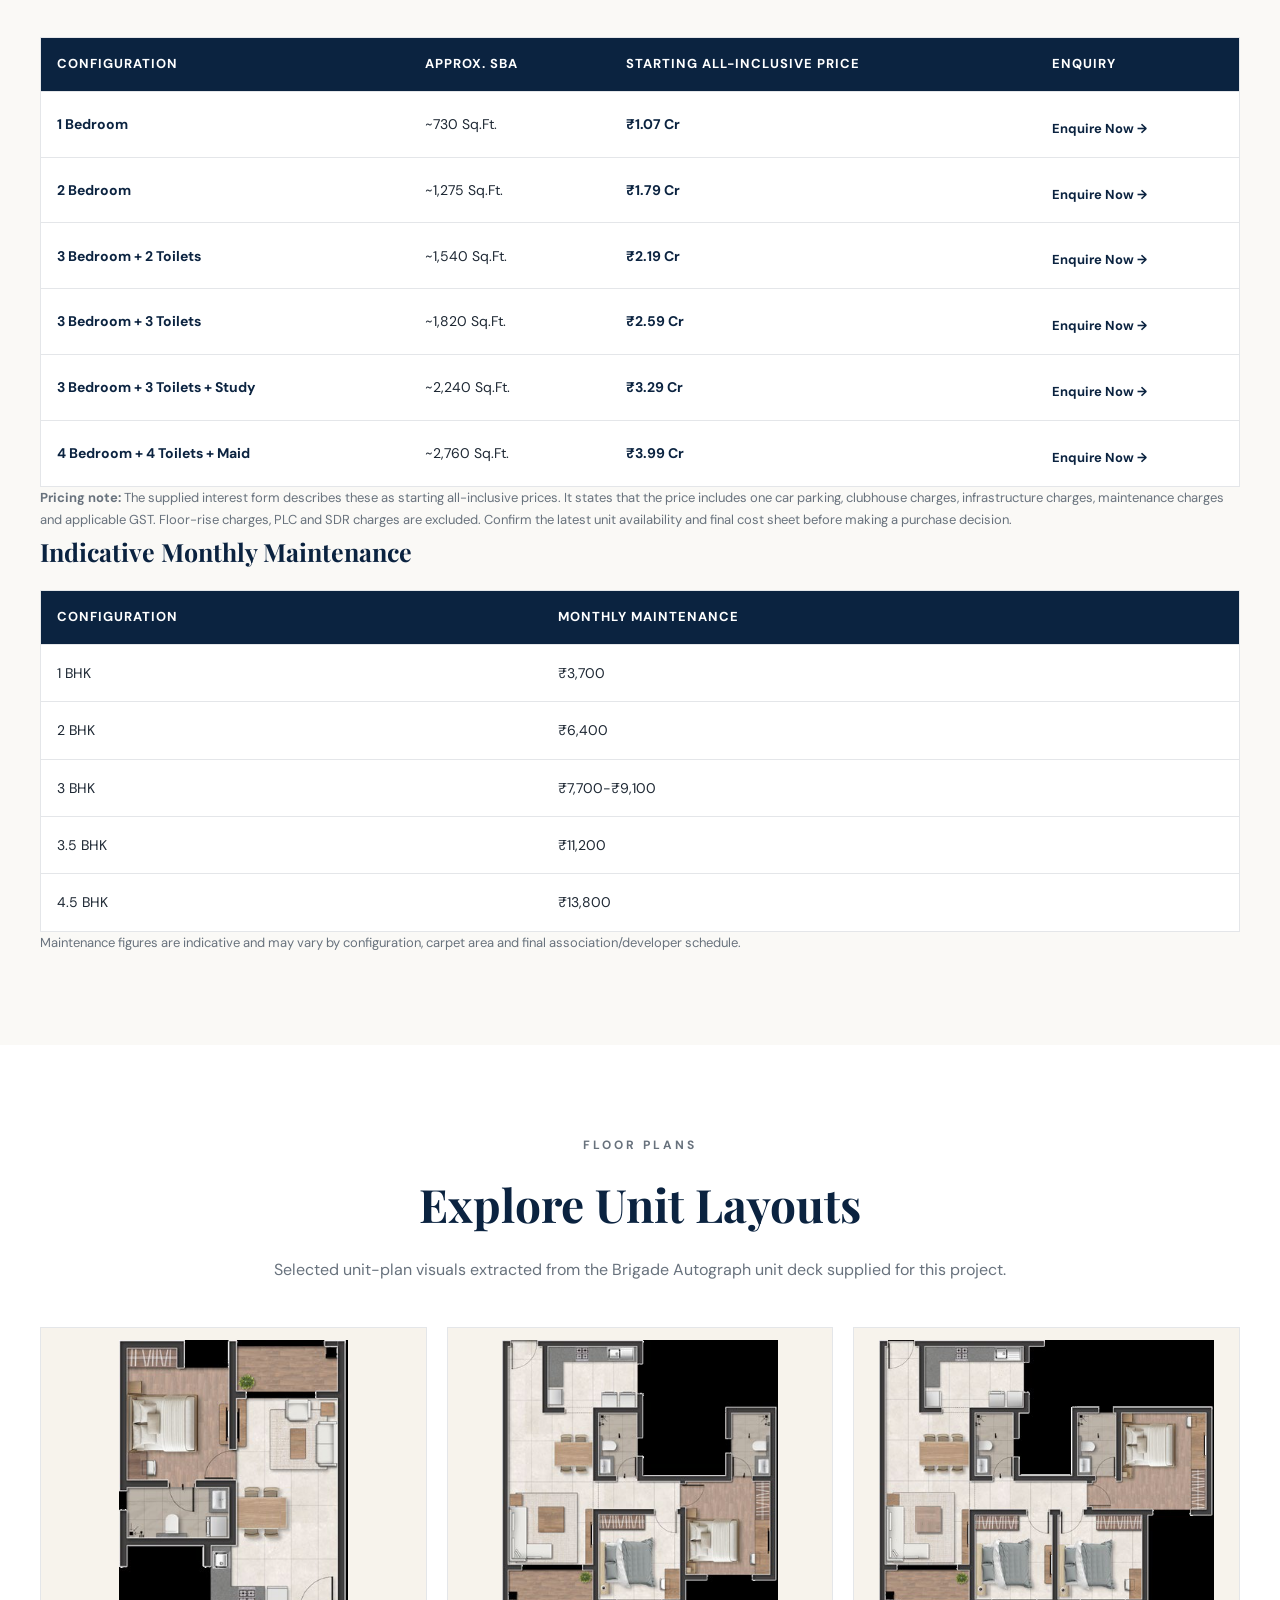
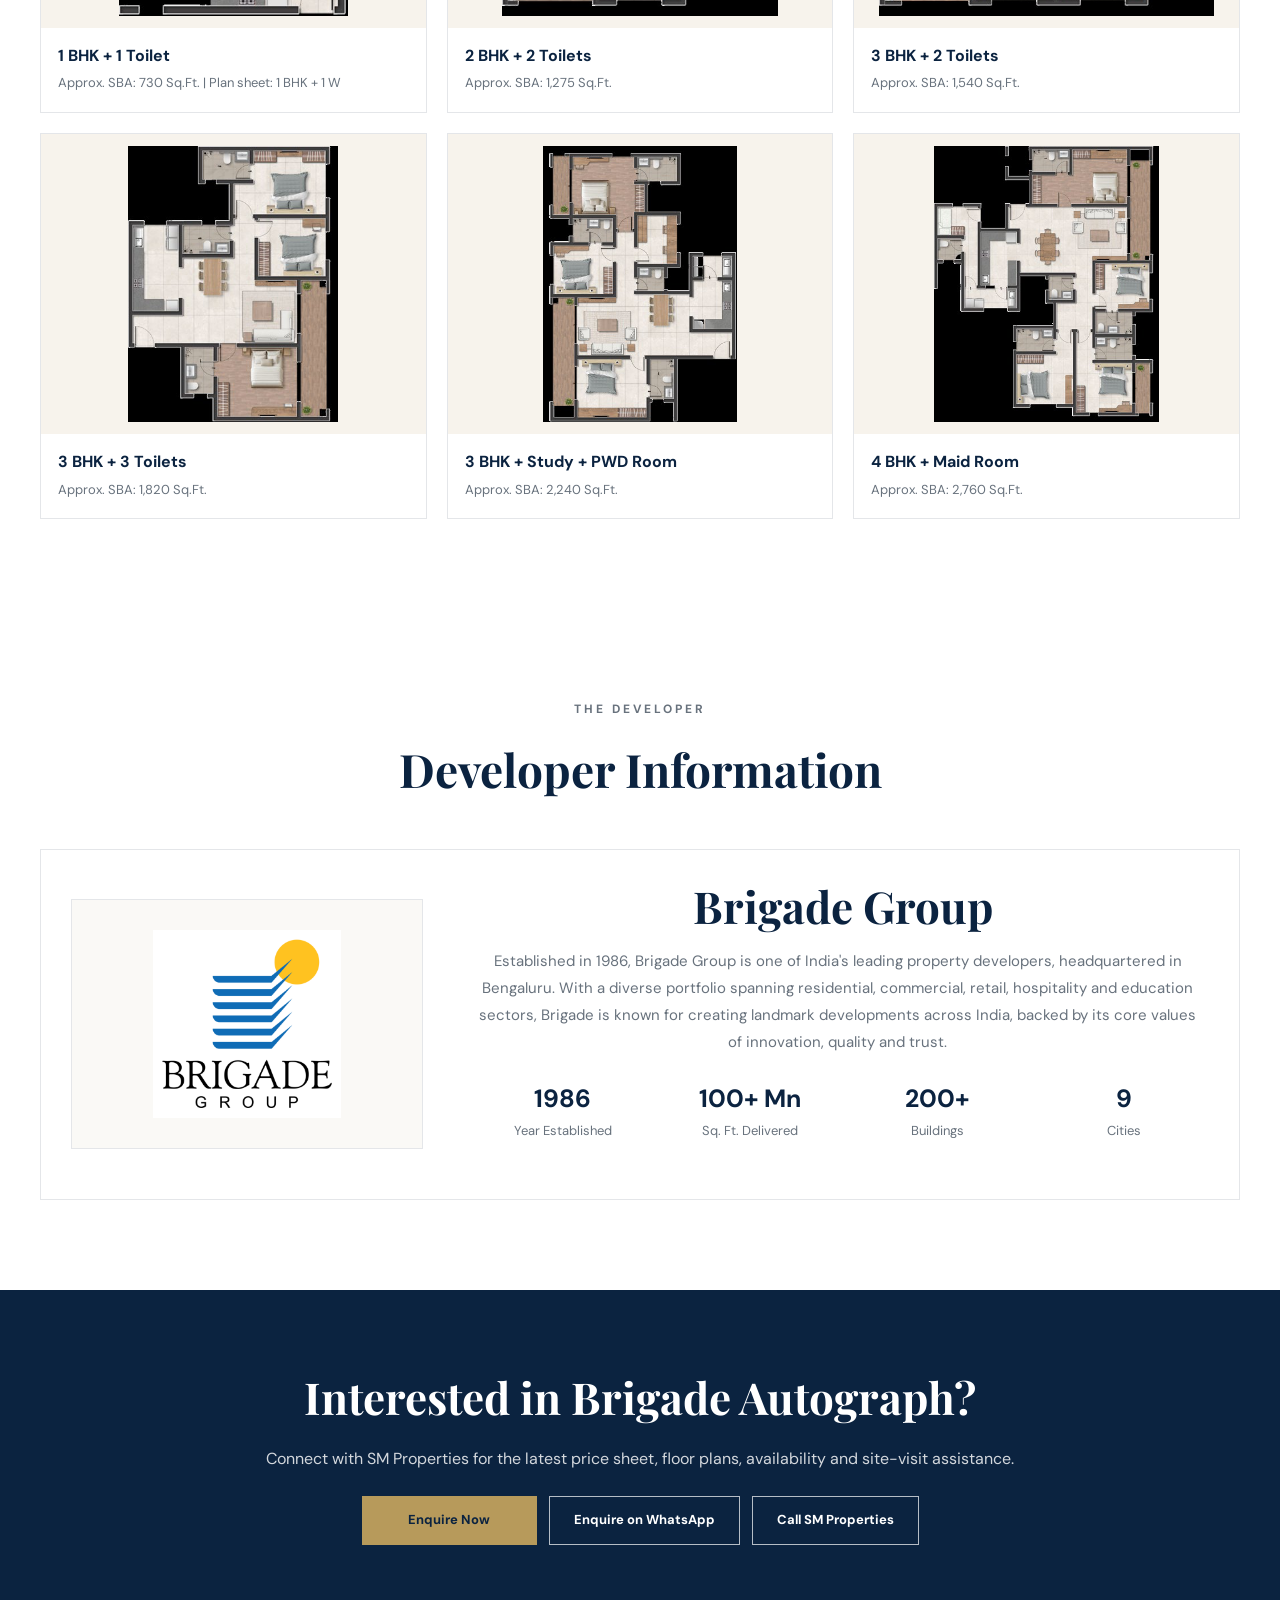
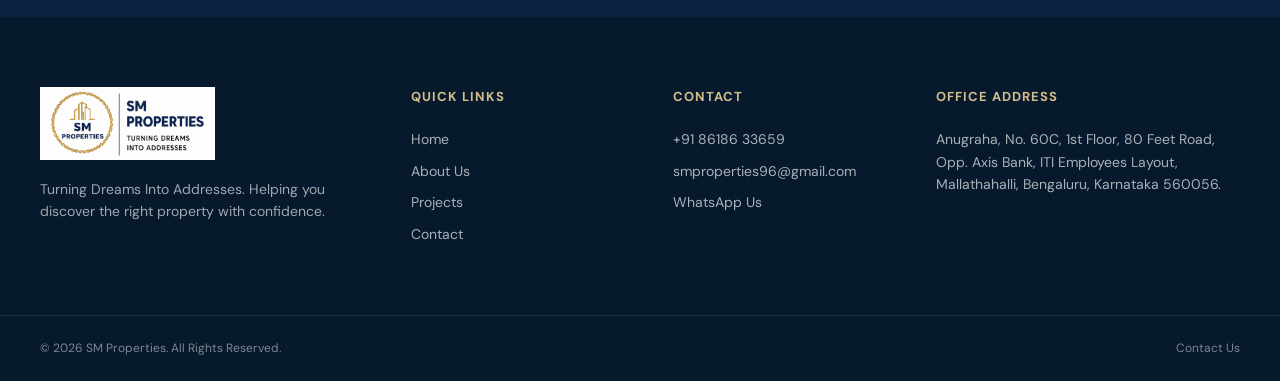
<file: brigade-autograph.html>
<!DOCTYPE html>
<html lang="en">
<head>
    <meta charset="UTF-8">
    <meta name="viewport" content="width=device-width, initial-scale=1.0">
    <title>Brigade Autograph Whitefield | SM Properties</title>
    <meta name="description" content="Explore Brigade Autograph by Brigade Group at Konadasapura, Whitefield-Kadugodi Road, East Bengaluru. View 1, 2, 3, 3.5 and 4.5 BHK homes, floor plans, pricing and amenities with SM Properties.">
    <meta name="theme-color" content="#142b4a">

    <link rel="stylesheet" href="css/style.css">
    <link rel="stylesheet" href="css/project.css">
    <link rel="icon" type="image/x-icon" href="/favicon.ico">
    <link rel="icon" type="image/png" sizes="32x32" href="/favicon-32x32.png">
    <link rel="icon" type="image/png" sizes="16x16" href="/favicon-16x16.png">
    <link rel="apple-touch-icon" href="/apple-touch-icon.png">

    <style>
        .project-extra-section { padding: 82px 0; }
        .project-extra-section.alt { background: var(--off-white); }
        .project-section-intro { max-width: 780px; margin: 0 auto 42px; text-align: center; }
        .project-section-intro h2 { color: var(--navy); font-family: "Playfair Display", serif; font-size: clamp(32px, 4vw, 46px); margin-bottom: 14px; }
        .project-section-intro p { color: var(--text-light); line-height: 1.8; }
        .project-detail-location { color: var(--text-light); }
        .project-overview-grid { display: grid; grid-template-columns: repeat(4, minmax(0, 1fr)); gap: 14px; }
        .project-overview-item { padding: 20px; border: 1px solid var(--border); background: var(--white); }
        .project-overview-item span { display: block; margin-bottom: 7px; color: var(--text-light); font-size: 12px; }
        .project-overview-item strong { color: var(--navy); font-size: 15px; line-height: 1.5; }
        .project-nearby-list, .amenities-grid { display: grid; grid-template-columns: repeat(3, minmax(0, 1fr)); gap: 16px; }
        .nearby-item, .amenity-item { padding: 20px; background: var(--white); border: 1px solid var(--border); color: var(--navy); }
        .nearby-item span { display: block; color: var(--text-light); font-size: 12px; margin-bottom: 7px; }
        .nearby-item strong { font-size: 17px; }
        .amenities-grid { grid-template-columns: repeat(4, minmax(0, 1fr)); }
        .amenity-item { font-size: 14px; font-weight: 600; }
        .amenity-item::before { content: "✓"; color: var(--gold); margin-right: 9px; font-weight: 700; }
        .specification-heading { margin: 38px 0 18px; color: var(--navy); font-family: "Playfair Display", serif; font-size: 25px; }
        .pricing-table-wrap { overflow-x: auto; background: var(--white); border: 1px solid var(--border); }
        .pricing-table { width: 100%; border-collapse: collapse; min-width: 680px; }
        .pricing-table th { padding: 16px; background: var(--navy); color: var(--white); text-align: left; font-size: 13px; }
        .pricing-table td { padding: 17px 16px; border-bottom: 1px solid var(--border); color: var(--text-dark); font-size: 14px; }
        .pricing-table td strong { color: var(--navy); }
        .pricing-note { margin-top: 16px; color: var(--text-light); font-size: 13px; line-height: 1.75; }
        .floor-plan-grid { display: grid; grid-template-columns: repeat(3, minmax(0, 1fr)); gap: 20px; }
        .floor-plan-card { overflow: hidden; border: 1px solid var(--border); background: var(--white); }
        .floor-plan-card img { display: block; width: 100%; height: 300px; padding: 12px; background: #f7f3ec; object-fit: contain; }
        .floor-plan-card div { padding: 15px 17px 18px; }
        .floor-plan-card h3 { margin-bottom: 5px; color: var(--navy); font-size: 16px; }
        .floor-plan-card p { color: var(--text-light); font-size: 13px; line-height: 1.6; }
        .developer-information-card { padding: 30px; background: var(--white); border: 1px solid var(--border); text-align: center; }
        .developer-wordmark { display: inline-block; margin-bottom: 12px; color: var(--navy); font-size: 22px; font-weight: 800; letter-spacing: 2px; }
        .developer-information-card p { max-width: 800px; margin: 0 auto; color: var(--text-light); line-height: 1.8; }
        .project-enquiry-section { padding: 72px 0; background: var(--navy); color: var(--white); text-align: center; }
        .project-enquiry-section h2 { margin-bottom: 14px; font-family: "Playfair Display", serif; font-size: clamp(30px, 4vw, 44px); }
        .project-enquiry-section p { margin-bottom: 24px; color: rgba(255,255,255,.82); }
        .project-enquiry-buttons { display: flex; justify-content: center; flex-wrap: wrap; gap: 12px; }
        .project-enquiry-buttons a { display: inline-flex; align-items: center; justify-content: center; padding: 13px 24px; background: var(--gold); color: var(--navy); font-size: 13px; font-weight: 700; }
        .project-enquiry-buttons a.secondary { background: transparent; border: 1px solid rgba(255,255,255,.7); color: var(--white); }
        .project-highlight-note { margin-top: 18px; padding: 15px 18px; background: rgba(185,151,85,.10); border-left: 3px solid var(--gold); color: var(--text-light); font-size: 13px; line-height: 1.7; }
        @media (max-width: 900px) {
            .project-overview-grid { grid-template-columns: repeat(2, minmax(0, 1fr)); }
            .amenities-grid { grid-template-columns: repeat(2, minmax(0, 1fr)); }
            .floor-plan-grid { grid-template-columns: repeat(2, minmax(0, 1fr)); }
        }
        @media (max-width: 600px) {
            .project-extra-section { padding: 60px 0; }
            .project-overview-grid, .project-nearby-list, .amenities-grid, .floor-plan-grid { grid-template-columns: 1fr; }
            .floor-plan-card img { height: 280px; }
            .developer-information-card { padding: 22px; }
        }
    </style>
</head>

<body class="project-detail-page">
    <header class="site-header">
        <div class="container header-container">
            <a href="index.html" class="logo">
                <img src="images/logo.jpg" alt="SM Properties">
            </a>
            <nav class="main-nav">
                <a href="index.html">Home</a>
                <a href="about.html">About Us</a>
                <a href="projects.html" class="active">Projects</a>
                <a href="index.html#why-sm">Why Us</a>
                <a href="contact.html">Contact</a>
            </nav>
            <div class="header-search">
                <div class="search-input-wrap">
                    <input type="search" id="siteSearchInput" placeholder="Search projects, locations, builders..." autocomplete="off" aria-label="Search projects, locations and builders" aria-controls="siteSearchResults">
                    <button type="button" id="siteSearchButton" aria-label="Search">🔍</button>
                </div>
                <div id="siteSearchResults" class="search-results" hidden></div>
            </div>
            <div class="header-actions">
                <a href="#enquire" class="header-button">Enquire Now</a>
            </div>
            <button class="mobile-menu-button" aria-label="Open navigation menu">
                <span></span><span></span><span></span>
            </button>
        </div>
        <nav class="mobile-nav">
            <a href="index.html">Home</a>
            <a href="about.html">About Us</a>
            <a href="projects.html">Projects</a>
            <a href="index.html#why-sm">Why Us</a>
            <a href="contact.html">Contact</a>
            <a href="#enquire">Enquire Now</a>
        </nav>
    </header>

    <main>
        <section class="project-detail-hero">
            <div class="container project-detail-hero-content">
                <div class="project-detail-image">
                    <img src="images/projects/brigade-autograph.png" alt="Brigade Autograph integrated residences - artist's impression">
                </div>
                <div class="project-detail-intro">
                    <p class="section-subtitle">Brigade Group</p>
                    <h1>Brigade Autograph</h1>
                    <p class="project-detail-location">Konadasapura, Whitefield-Kadugodi Road, East Bengaluru</p>
                    <p>Brigade Autograph brings residences, retail, workplace, hospitality and leisure together in a large integrated development in East Bengaluru. The project is planned across approximately 40 acres, with premium homes and a range of lifestyle amenities.</p>
                    <div class="project-detail-meta">
                        <span>1, 2, 3, 3.5 &amp; 4.5 BHK</span>
                        <span>Approx. 730-2,760 Sq.Ft.</span>
                        <span>₹1.07 Cr Onwards</span>
                    </div>
                    <div class="project-detail-buttons">
                        <a href="#enquire" class="primary-button">Enquire Now</a>
                        <a href="https://wa.me/918618633659?text=Hi%2C%20I%20am%20interested%20in%20Brigade%20Autograph%2C%20Whitefield." target="_blank" rel="noopener" class="secondary-project-button">WhatsApp Us</a>
                    </div>
                </div>
            </div>
        </section>

        <section class="project-overview-section">
            <div class="container">
                <div class="section-heading">
                    <p class="section-subtitle">Project Overview</p>
                    <h2>Brigade Autograph at a Glance</h2>
                    <p>A mixed-use integrated development at Konadasapura on the Whitefield-Kadugodi corridor.</p>
                </div>
                <div class="project-overview-grid">
                    <div class="project-overview-item"><span>Developer</span><strong>Brigade Group</strong></div>
                    <div class="project-overview-item"><span>Land Parcel</span><strong>Approximately 40 Acres</strong></div>
                    <div class="project-overview-item"><span>Towers</span><strong>13 Towers</strong></div>
                    <div class="project-overview-item"><span>Structure</span><strong>3 Basements + Ground + 48 Floors</strong></div>
                    <div class="project-overview-item"><span>Configurations</span><strong>1, 2, 3, 3.5 &amp; 4.5 BHK</strong></div>
                    <div class="project-overview-item"><span>Approx. SBA</span><strong>730-2,760 Sq.Ft.</strong></div>
                    <div class="project-overview-item"><span>Possession</span><strong>December 2031</strong></div>
                    <div class="project-overview-item"><span>RERA Registration</span><strong>PRM/KA/RERA/1251/446/PR/071126/009091</strong></div>
                </div>
                <div class="project-highlight-note">Brigade Autograph was earlier listed as Brigade Granada. The RERA registration name shown in the supplied project material is associated with Brigade Autograph.</div>
            </div>
        </section>

        <section class="project-extra-section alt">
            <div class="container">
                <div class="project-section-intro">
                    <p class="section-subtitle">Project Location</p>
                    <h2>Location &amp; Connectivity</h2>
                    <p>Located on Whitefield-Kadugodi Road at Konadasapura, East Bengaluru, with access to key destinations along the eastern growth corridor.</p>
                </div>
                <div class="project-nearby-list">
                    <div class="nearby-item"><span>Nearby Road</span><strong>Old Madras Road</strong><span>Approx. 700 m</span></div>
                    <div class="nearby-item"><span>Shopping &amp; Leisure</span><strong>Orion Uptown Mall</strong><span>Approx. 1.1 km</span></div>
                    <div class="nearby-item"><span>Retail &amp; Lifestyle</span><strong>Decathlon</strong><span>Approx. 2.3 km</span></div>
                </div>
            </div>
        </section>

        <section class="project-extra-section">
            <div class="container">
                <div class="project-section-intro">
                    <p class="section-subtitle">Lifestyle &amp; Comfort</p>
                    <h2>Amenities &amp; Specifications</h2>
                    <p>Spaces planned for recreation, fitness, family time and everyday convenience.</p>
                </div>
                <h3 class="specification-heading">External Amenities</h3>
                <div class="amenities-grid">
                    <div class="amenity-item">Swimming Pool</div>
                    <div class="amenity-item">Kids Pool</div>
                    <div class="amenity-item">Kids Play Area</div>
                    <div class="amenity-item">Toddlers Play Area</div>
                    <div class="amenity-item">Gymnasium</div>
                    <div class="amenity-item">Indoor Games</div>
                    <div class="amenity-item">Cricket Pitch</div>
                    <div class="amenity-item">Basketball Court</div>
                    <div class="amenity-item">Volleyball Court</div>
                    <div class="amenity-item">Amphitheatre</div>
                    <div class="amenity-item">Gazebo</div>
                    <div class="amenity-item">Multipurpose Hall</div>
                </div>
                <h3 class="specification-heading">Internal Specifications</h3>
                <div class="amenities-grid">
                    <div class="amenity-item">Vitrified Tiles</div>
                    <div class="amenity-item">Granite Kitchen Platform</div>
                    <div class="amenity-item">Stainless Steel Sink</div>
                    <div class="amenity-item">Branded Fittings</div>
                    <div class="amenity-item">CCTV Camera</div>
                    <div class="amenity-item">Power Backup</div>
                </div>
            </div>
        </section>

        <section class="project-extra-section alt">
            <div class="container">
                <div class="project-section-intro">
                    <p class="section-subtitle">Pricing &amp; Unit Plans</p>
                    <h2>Brigade Autograph Price Details</h2>
                    <p>Starting all-inclusive prices as shared in the supplied Brigade Autograph interest form.</p>
                </div>
                <div class="pricing-table-wrap">
                    <table class="pricing-table">
                        <thead><tr><th>Configuration</th><th>Approx. SBA</th><th>Starting All-Inclusive Price</th><th>Enquiry</th></tr></thead>
                        <tbody>
                            <tr><td><strong>1 Bedroom</strong></td><td>~730 Sq.Ft.</td><td><strong>₹1.07 Cr</strong></td><td><a href="#enquire" class="text-button">Enquire Now →</a></td></tr>
                            <tr><td><strong>2 Bedroom</strong></td><td>~1,275 Sq.Ft.</td><td><strong>₹1.79 Cr</strong></td><td><a href="#enquire" class="text-button">Enquire Now →</a></td></tr>
                            <tr><td><strong>3 Bedroom + 2 Toilets</strong></td><td>~1,540 Sq.Ft.</td><td><strong>₹2.19 Cr</strong></td><td><a href="#enquire" class="text-button">Enquire Now →</a></td></tr>
                            <tr><td><strong>3 Bedroom + 3 Toilets</strong></td><td>~1,820 Sq.Ft.</td><td><strong>₹2.59 Cr</strong></td><td><a href="#enquire" class="text-button">Enquire Now →</a></td></tr>
                            <tr><td><strong>3 Bedroom + 3 Toilets + Study</strong></td><td>~2,240 Sq.Ft.</td><td><strong>₹3.29 Cr</strong></td><td><a href="#enquire" class="text-button">Enquire Now →</a></td></tr>
                            <tr><td><strong>4 Bedroom + 4 Toilets + Maid</strong></td><td>~2,760 Sq.Ft.</td><td><strong>₹3.99 Cr</strong></td><td><a href="#enquire" class="text-button">Enquire Now →</a></td></tr>
                        </tbody>
                    </table>
                </div>
                <p class="pricing-note"><strong>Pricing note:</strong> The supplied interest form describes these as starting all-inclusive prices. It states that the price includes one car parking, clubhouse charges, infrastructure charges, maintenance charges and applicable GST. Floor-rise charges, PLC and SDR charges are excluded. Confirm the latest unit availability and final cost sheet before making a purchase decision.</p>
                <h3 class="specification-heading">Indicative Monthly Maintenance</h3>
                <div class="pricing-table-wrap">
                    <table class="pricing-table">
                        <thead><tr><th>Configuration</th><th>Monthly Maintenance </th></tr></thead>
                        <tbody>
                            <tr><td>1 BHK</td><td>₹3,700</td></tr>
                            <tr><td>2 BHK</td><td>₹6,400</td></tr>
                            <tr><td>3 BHK</td><td>₹7,700-₹9,100</td></tr>
                            <tr><td>3.5 BHK</td><td>₹11,200</td></tr>
                            <tr><td>4.5 BHK</td><td>₹13,800</td></tr>
                        </tbody>
                    </table>
                </div>
                <p class="pricing-note">Maintenance figures are indicative and may vary by configuration, carpet area and final association/developer schedule.</p>
            </div>
        </section>

        <section class="project-extra-section">
            <div class="container">
                <div class="project-section-intro">
                    <p class="section-subtitle">Floor Plans</p>
                    <h2>Explore Unit Layouts</h2>
                    <p>Selected unit-plan visuals extracted from the Brigade Autograph unit deck supplied for this project.</p>
                </div>
                <div class="floor-plan-grid">
                    <article class="floor-plan-card"><a href="images/projects/brigade-autograph/1bhk-unit-plan.png" target="_blank" rel="noopener"><img src="images/projects/brigade-autograph/1bhk-unit-plan.png" alt="Brigade Autograph 1 BHK unit floor plan"></a><div><h3>1 BHK + 1 Toilet</h3><p>Approx. SBA: 730 Sq.Ft. | Plan sheet: 1 BHK + 1 W</p></div></article>
                    <article class="floor-plan-card"><a href="images/projects/brigade-autograph/2bhk-unit-plan.png" target="_blank" rel="noopener"><img src="images/projects/brigade-autograph/2bhk-unit-plan.png" alt="Brigade Autograph 2 BHK unit floor plan"></a><div><h3>2 BHK + 2 Toilets</h3><p>Approx. SBA: 1,275 Sq.Ft.</p></div></article>
                    <article class="floor-plan-card"><a href="images/projects/brigade-autograph/3bhk-2t-unit-plan.png" target="_blank" rel="noopener"><img src="images/projects/brigade-autograph/3bhk-2t-unit-plan.png" alt="Brigade Autograph 3 BHK two toilet floor plan"></a><div><h3>3 BHK + 2 Toilets</h3><p>Approx. SBA: 1,540 Sq.Ft.</p></div></article>
                    <article class="floor-plan-card"><a href="images/projects/brigade-autograph/3bhk-3t-unit-plan.png" target="_blank" rel="noopener"><img src="images/projects/brigade-autograph/3bhk-3t-unit-plan.png" alt="Brigade Autograph 3 BHK three toilet floor plan"></a><div><h3>3 BHK + 3 Toilets</h3><p>Approx. SBA: 1,820 Sq.Ft.</p></div></article>
                    <article class="floor-plan-card"><a href="images/projects/brigade-autograph/3-5bhk-study-unit-plan.png" target="_blank" rel="noopener"><img src="images/projects/brigade-autograph/3-5bhk-study-unit-plan.png" alt="Brigade Autograph 3.5 BHK study floor plan"></a><div><h3>3 BHK + Study + PWD Room</h3><p>Approx. SBA: 2,240 Sq.Ft.</p></div></article>
                    <article class="floor-plan-card"><a href="images/projects/brigade-autograph/4-5bhk-maid-unit-plan.png" target="_blank" rel="noopener"><img src="images/projects/brigade-autograph/4-5bhk-maid-unit-plan.png" alt="Brigade Autograph 4.5 BHK maid room floor plan"></a><div><h3>4 BHK + Maid Room</h3><p>Approx. SBA: 2,760 Sq.Ft.</p></div></article>
                </div>
            </div>
        </section>

        <!-- DEVELOPER INFORMATION -->

<section class="project-extra-section">

    <div class="container">

        <div class="project-section-intro">
            <p class="section-subtitle">The Developer</p>
            <h2>Developer Information</h2>
        </div>

        <div class="developer-information-card">

            <img
                src="images/builders/brigade.png"
                alt="Brigade Group Logo"
            >

            <div class="developer-information-content">

                <h3>Brigade Group</h3>

                <p>
                    Established in 1986, Brigade Group is one of
                    India's leading property developers, headquartered
                    in Bengaluru. With a diverse portfolio spanning
                    residential, commercial, retail, hospitality and
                    education sectors, Brigade is known for creating
                    landmark developments across India, backed by
                    its core values of innovation, quality and trust.
                </p>

                <div class="developer-stats">

                    <div class="developer-stat">
                        <h4>1986</h4>
                        <p>Year Established</p>
                    </div>

                    <div class="developer-stat">
                        <h4>100+ Mn</h4>
                        <p>Sq. Ft. Delivered</p>
                    </div>

                    <div class="developer-stat">
                        <h4>200+</h4>
                        <p>Buildings</p>
                    </div>

                    <div class="developer-stat">
                        <h4>9</h4>
                        <p>Cities</p>
                    </div>

                </div>

               

            </div>

        </div>

    </div>

</section>
        <section class="project-enquiry-section" id="enquire">
            <div class="container">
                <h2>Interested in Brigade Autograph?</h2>
                <p>Connect with SM Properties for the latest price sheet, floor plans, availability and site-visit assistance.</p>
                <div class="project-enquiry-buttons">
                    <a href="#enquire" class="primary-button">Enquire Now</a>
                    <a href="https://wa.me/918618633659?text=Hi%2C%20I%20am%20interested%20in%20Brigade%20Autograph%2C%20Whitefield." target="_blank" rel="noopener" class="secondary">Enquire on WhatsApp</a>
                    <a href="tel:+918618633659" class="secondary">Call SM Properties</a>
                </div>
            </div>
        </section>
    </main>

    <footer class="site-footer">
        <div class="container">
            <div class="footer-grid">
                <div class="footer-brand">
                    <img src="images/logo.jpg" alt="SM Properties" class="footer-logo">
                    <p>Turning Dreams Into Addresses. Helping you discover the right property with confidence.</p>
                </div>
                <div class="footer-column"><h4>Quick Links</h4><a href="index.html">Home</a><a href="about.html">About Us</a><a href="projects.html">Projects</a><a href="contact.html">Contact</a></div>
                <div class="footer-column"><h4>Contact</h4><a href="tel:+918618633659">+91 86186 33659</a><a href="mailto:smproperties96@gmail.com">smproperties96@gmail.com</a><a href="https://wa.me/918618633659" target="_blank" rel="noopener">WhatsApp Us</a></div>
                <div class="footer-column"><h4>Office Address</h4><p>Anugraha, No. 60C, 1st Floor, 80 Feet Road, Opp. Axis Bank, ITI Employees Layout, Mallathahalli, Bengaluru, Karnataka 560056.</p></div>
            </div>
        </div>
        <div class="footer-bottom"><div class="container footer-bottom-container"><p>© 2026 SM Properties. All Rights Reserved.</p><div class="footer-legal"><a href="contact.html">Contact Us</a></div></div></div>
    </footer>

    <a href="https://wa.me/918618633659?text=Hi%2C%20I%20am%20interested%20in%20Brigade%20Autograph%2C%20Whitefield." class="floating-whatsapp" target="_blank" rel="noopener">WhatsApp</a>
    <script src="js/script.js"></script>
</body>
</html>
</file>
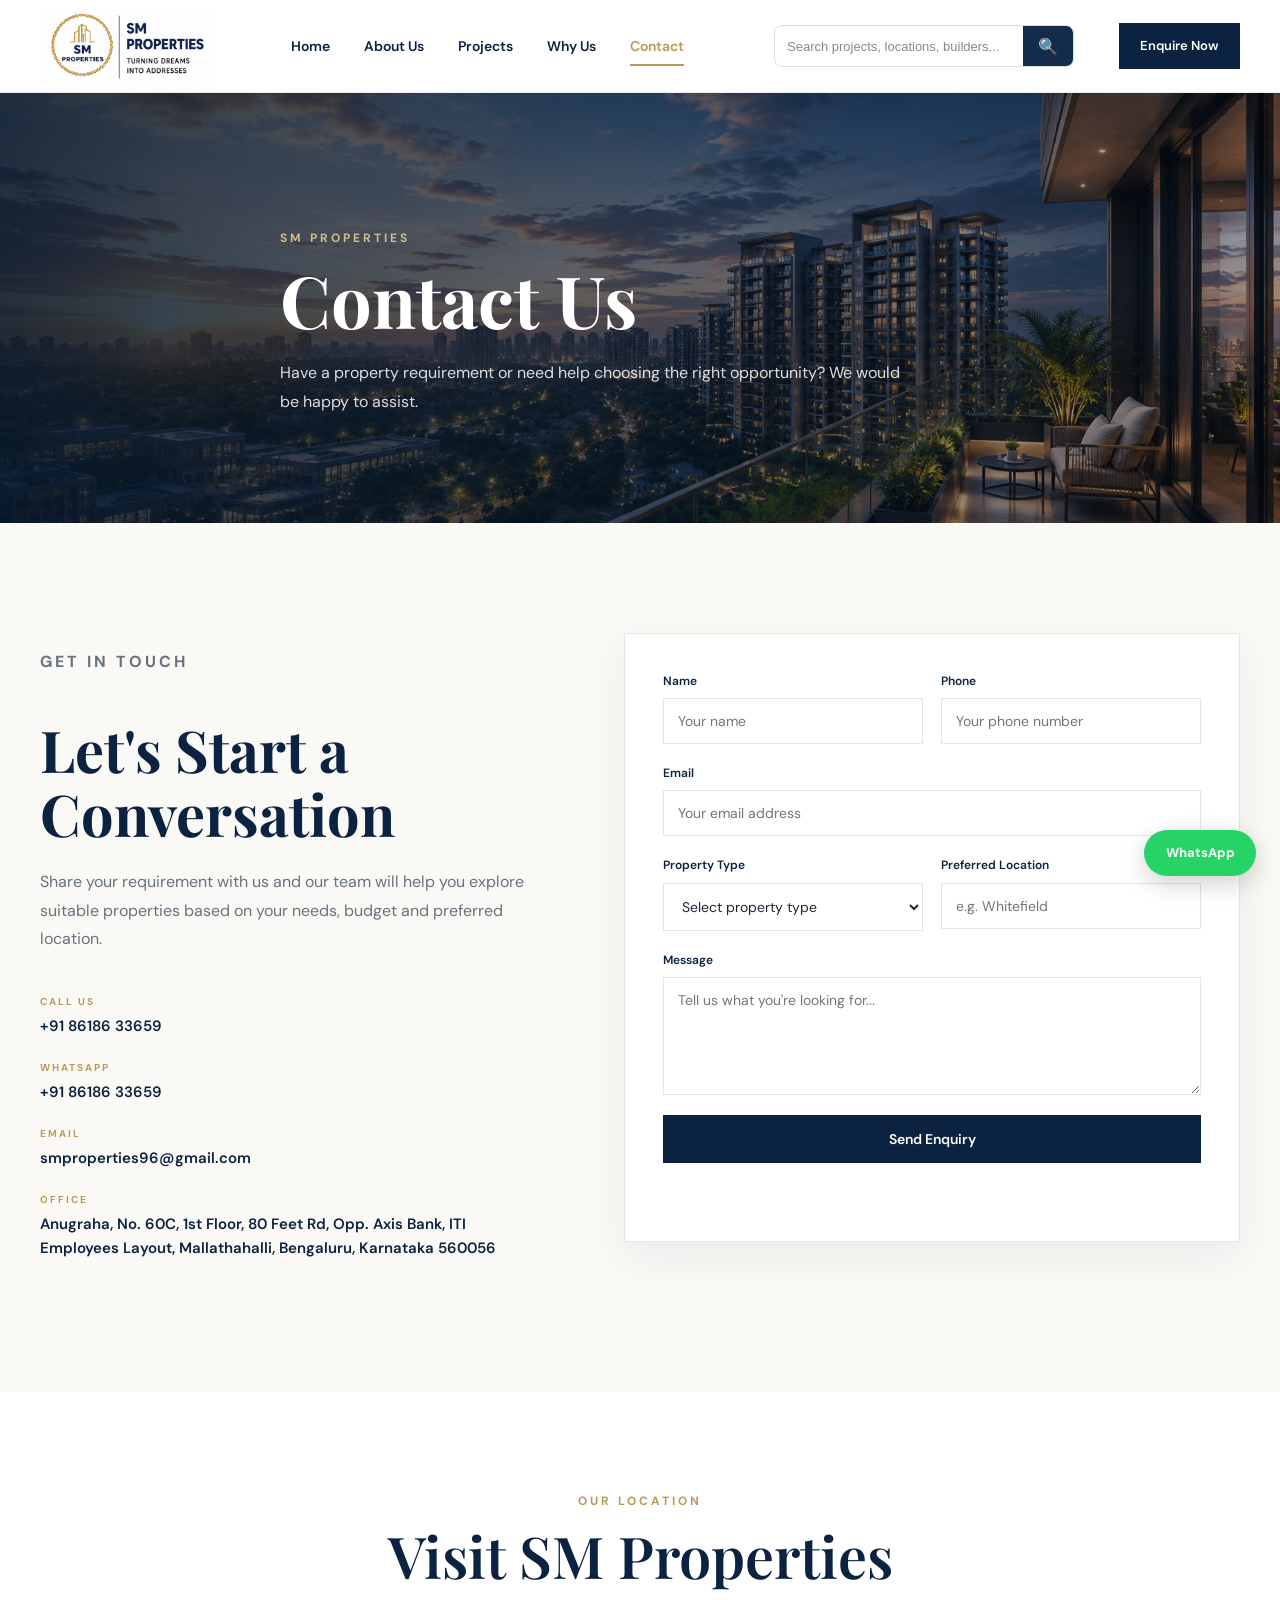
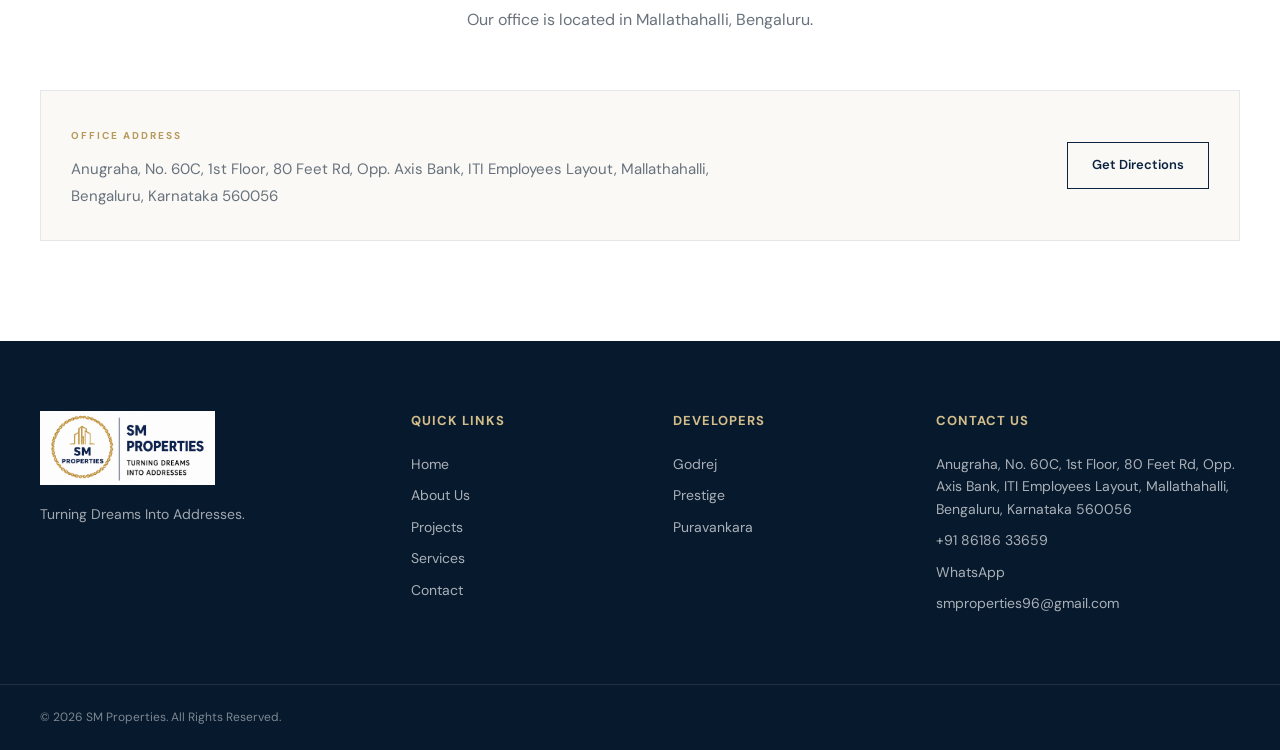
<file: contact.html>
<!DOCTYPE html>
<html lang="en">

<head>

    <meta charset="UTF-8">

    <meta
        name="viewport"
        content="width=device-width, initial-scale=1.0"
    >

    <title>Contact Us | SM Properties</title>

    <meta
        name="description"
        content="Contact SM Properties for property enquiries, consultations and assistance across Bengaluru."
    >

    <link
        rel="stylesheet"
        href="css/style.css"
    >
    <!-- SM Properties Favicon -->
<link rel="icon" type="image/x-icon" href="/favicon.ico">
<link rel="icon" type="image/png" sizes="32x32" href="/favicon-32x32.png">
<link rel="icon" type="image/png" sizes="16x16" href="/favicon-16x16.png">
<link rel="apple-touch-icon" href="/apple-touch-icon.png">

</head>


<body>


    <!-- =====================================================
         HEADER
    ====================================================== -->

    <header class="site-header">

        <div class="container header-container">

            <a
                href="index.html"
                class="logo"
            >

                <img
                    src="images/logo.jpg"
                    alt="SM Properties"
                >

            </a>


            <nav class="main-nav">

                <a href="index.html">
                    Home
                </a>

                <a href="about.html">
                    About Us
                </a>

                <a href="projects.html">
                    Projects
                </a>


                <a href="index.html#why-us">
                    Why Us
                </a>

                <a href="contact.html">
                    Contact
                </a>

           </nav>

<!-- HEADER SEARCH -->

<div class="header-search">

    <div class="search-input-wrap">

        <input
            type="search"
            id="siteSearchInput"
            placeholder="Search projects, locations, builders..."
            autocomplete="off"
            aria-label="Search projects, locations and builders"
            aria-controls="siteSearchResults"
        >

        <button
            type="button"
            id="siteSearchButton"
            aria-label="Search"
        >
            🔍
        </button>

    </div>

    <div
        id="siteSearchResults"
        class="search-results"
        hidden
    ></div>

</div>

<div class="header-actions">

                <a
                    href="contact.html"
                    class="header-button"
                >
                    Enquire Now
                </a>


                <button
                    class="mobile-menu-button"
                    type="button"
                    aria-label="Open menu"
                    aria-expanded="false"
                >

                    <span></span>
                    <span></span>
                    <span></span>

                </button>

            </div>

        </div>


        <!-- MOBILE NAVIGATION -->

        <div class="mobile-nav">

            <a href="index.html">
                Home
            </a>

            <a href="about.html">
                About Us
            </a>

            <a href="projects.html">
                Projects
            </a>

            <a href="index.html#why-us">
                Why Us
            </a>

            <a href="contact.html">
                Contact
            </a>

        </div>

    </header>



    <!-- =====================================================
         MAIN
    ====================================================== -->

    <main>


        <!-- PAGE HERO -->

        <section class="page-hero">

            <div class="container page-hero-content">

                <p class="section-subtitle">
                    SM PROPERTIES
                </p>

                <h1>
                    Contact Us
                </h1>

                <p>
                    Have a property requirement or need help choosing
                    the right opportunity? We would be happy to assist.
                </p>

            </div>

        </section>



        <!-- =================================================
             CONTACT SECTION
        ================================================== -->

        <section class="contact-section">

            <div class="container contact-grid">


                <!-- CONTACT DETAILS -->

                <div class="contact-content">

                    <p class="section-subtitle">
                        GET IN TOUCH
                    </p>


                    <h2>
                        Let's Start a Conversation
                    </h2>


                    <p>
                        Share your requirement with us and our team will
                        help you explore suitable properties based on your
                        needs, budget and preferred location.
                    </p>


                    <div class="contact-details">


                        <!-- PHONE -->

                        <div class="contact-item">

                            <span class="contact-label">
                                CALL US
                            </span>

                            <a href="tel:+918618633659">
                                +91 86186 33659
                            </a>

                        </div>


                        <!-- WHATSAPP -->

                        <div class="contact-item">

                            <span class="contact-label">
                                WHATSAPP
                            </span>

                            <a
                                href="https://wa.me/918618633659"
                                target="_blank"
                                rel="noopener"
                            >
                                +91 86186 33659
                            </a>

                        </div>


                        <!-- EMAIL -->

                        <div class="contact-item">

                            <span class="contact-label">
                                EMAIL
                            </span>

                            <a href="mailto:smproperties96@gmail.com">
                                smproperties96@gmail.com
                            </a>

                        </div>


                        <!-- ADDRESS -->

                        <div class="contact-item">

                            <span class="contact-label">
                                OFFICE
                            </span>

                            <p>
                                Anugraha, No. 60C, 1st Floor,
                                80 Feet Rd, Opp. Axis Bank,
                                ITI Employees Layout,
                                Mallathahalli,
                                Bengaluru, Karnataka 560056
                            </p>

                        </div>


                        <!-- OFFICE HOURS -->

                        <div class="contact-item">

                            <span class="contact-label">
                            
                           

                        </div>

                    </div>

                </div>



                <!-- ENQUIRY FORM -->

                <div class="enquiry-form-container">

                    <form
                        class="enquiry-form"
                        id="enquiryForm"
                    >


                        <!-- NAME + PHONE -->

                        <div class="form-row">

                            <div class="form-group">

                                <label for="name">
                                    Name
                                </label>

                                <input
                                    type="text"
                                    id="name"
                                    name="name"
                                    placeholder="Your name"
                                    required
                                >

                            </div>


                            <div class="form-group">

                                <label for="phone">
                                    Phone
                                </label>

                                <input
                                    type="tel"
                                    id="phone"
                                    name="phone"
                                    placeholder="Your phone number"
                                    required
                                >

                            </div>

                        </div>


                        <!-- EMAIL -->

                        <div class="form-group">

                            <label for="email">
                                Email
                            </label>

                            <input
                                type="email"
                                id="email"
                                name="email"
                                placeholder="Your email address"
                            >

                        </div>


                        <!-- PROPERTY + LOCATION -->

                        <div class="form-row">

                            <div class="form-group">

                                <label for="property-type">
                                    Property Type
                                </label>

                                <select
                                    id="property-type"
                                    name="property_type"
                                >

                                    <option value="">
                                        Select property type
                                    </option>

                                    <option value="Apartment">
                                        Apartment
                                    </option>

                                    <option value="Villa">
                                        Villa
                                    </option>

                                    <option value="Plot">
                                        Plot
                                    </option>

                                    <option value="Land">
                                        Land
                                    </option>

                                    <option value="Commercial">
                                        Commercial
                                    </option>

                                </select>

                            </div>


                            <div class="form-group">

                                <label for="location">
                                    Preferred Location
                                </label>

                                <input
                                    type="text"
                                    id="location"
                                    name="location"
                                    placeholder="e.g. Whitefield"
                                >

                            </div>

                        </div>


                        <!-- MESSAGE -->

                        <div class="form-group">

                            <label for="message">
                                Message
                            </label>

                            <textarea
                                id="message"
                                name="message"
                                rows="5"
                                placeholder="Tell us what you're looking for..."
                            ></textarea>

                        </div>


                        <!-- SUBMIT -->

                        <button
                            type="submit"
                            class="form-submit"
                        >
                            Send Enquiry
                        </button>


                        <p
                            class="form-message"
                            id="formMessage"
                        ></p>

                    </form>

                </div>

            </div>

        </section>



        <!-- =================================================
             LOCATION
        ================================================== -->

        <section class="contact-location-section">

            <div class="container">

                <div class="section-heading">

                    <p class="section-subtitle">
                        OUR LOCATION
                    </p>

                    <h2>
                        Visit SM Properties
                    </h2>

                    <p>
                        Our office is located in Mallathahalli, Bengaluru.
                    </p>

                </div>


                <div class="office-location-card">

                    <div>

                        <span class="contact-label">
                            OFFICE ADDRESS
                        </span>

                        <p>
                            Anugraha, No. 60C, 1st Floor,
                            80 Feet Rd, Opp. Axis Bank,
                            ITI Employees Layout,
                            Mallathahalli,
                            Bengaluru, Karnataka 560056
                        </p>

                    </div>


                    <a
                        href="https://www.google.com/maps/search/?api=1&query=Anugraha%2C%20No.%2060C%2C%2080%20Feet%20Rd%2C%20Mallathahalli%2C%20Bengaluru%2C%20Karnataka%20560056"
                        target="_blank"
                        rel="noopener"
                        class="outline-button"
                    >
                        Get Directions
                    </a>

                </div>

            </div>

        </section>


    </main>



    <!-- =====================================================
         FOOTER
    ====================================================== -->

    <footer class="site-footer">

        <div class="container footer-grid">


            <div class="footer-brand">

                <img
                    src="images/logo.jpg"
                    alt="SM Properties"
                    class="footer-logo"
                >

                <p>
                    Turning Dreams Into Addresses.
                </p>

            </div>


            <div class="footer-column">

                <h4>
                    Quick Links
                </h4>

                <a href="index.html">
                    Home
                </a>

                <a href="about.html">
                    About Us
                </a>

                <a href="projects.html">
                    Projects
                </a>

                <a href="index.html#services">
                    Services
                </a>

                <a href="contact.html">
                    Contact
                </a>

            </div>


            <div class="footer-column">

                <h4>
                    Developers
                </h4>

                <a href="#">
                    Godrej
                </a>

                <a href="#">
                    Prestige
                </a>

                <a href="#">
                    Puravankara
                </a>

            </div>


            <div class="footer-column">

                <h4>
                    Contact Us
                </h4>

                <p>
                    Anugraha, No. 60C, 1st Floor,
                    80 Feet Rd, Opp. Axis Bank,
                    ITI Employees Layout,
                    Mallathahalli,
                    Bengaluru, Karnataka 560056
                </p>

                <a href="tel:+918618633659">
                    +91 86186 33659
                </a>

                <a
                    href="https://wa.me/918618633659"
                    target="_blank"
                    rel="noopener"
                >
                    WhatsApp
                </a>

                <a href="mailto:smproperties96@gmail.com">
                    smproperties96@gmail.com
                </a>

            </div>


        </div>


        <div class="footer-bottom">

            <div class="container footer-bottom-container">

                <p>
                    © 2026 SM Properties. All Rights Reserved.
                </p>

            </div>

        </div>

    </footer>


    <!-- FLOATING WHATSAPP -->

    <a
        href="https://wa.me/918618633659"
        target="_blank"
        rel="noopener"
        class="floating-whatsapp"
        aria-label="Chat with SM Properties on WhatsApp"
    >
        WhatsApp
    </a>


    <script src="js/script.js"></script>

</body>

</html>
</file>
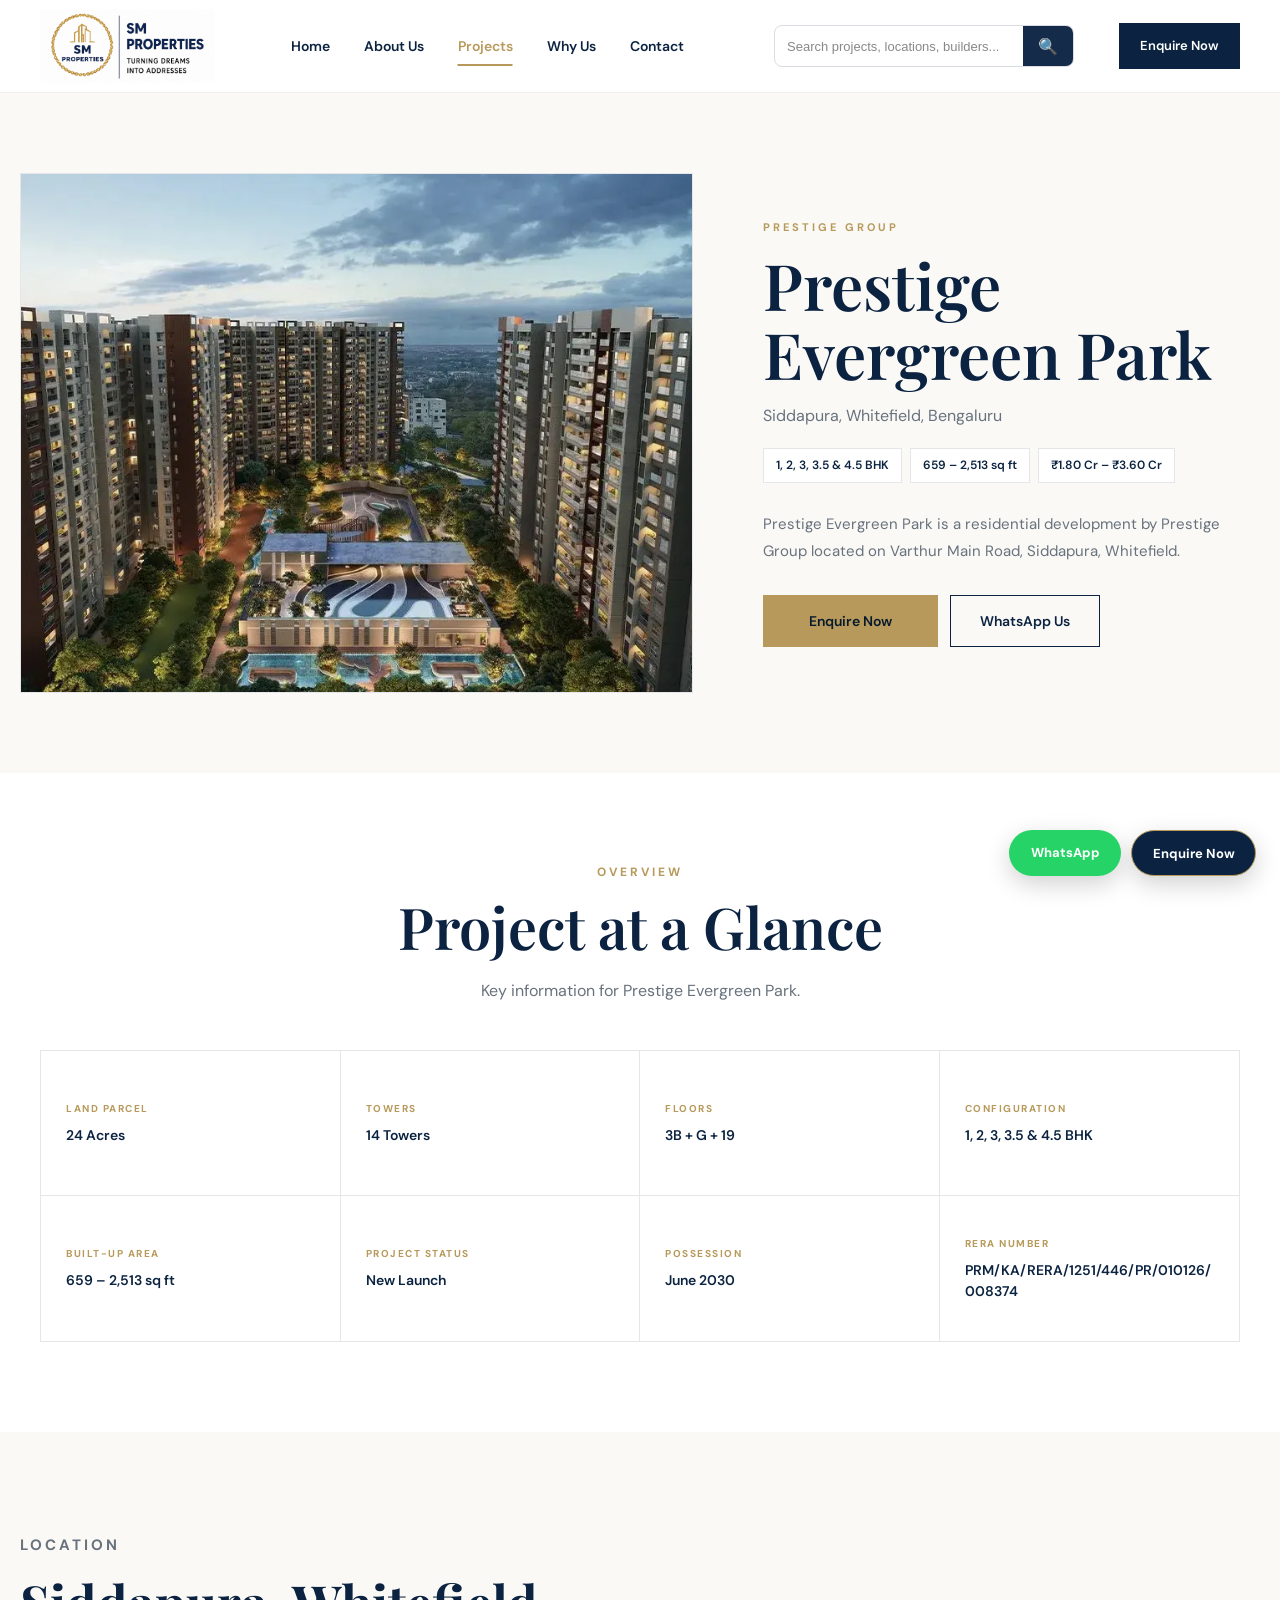
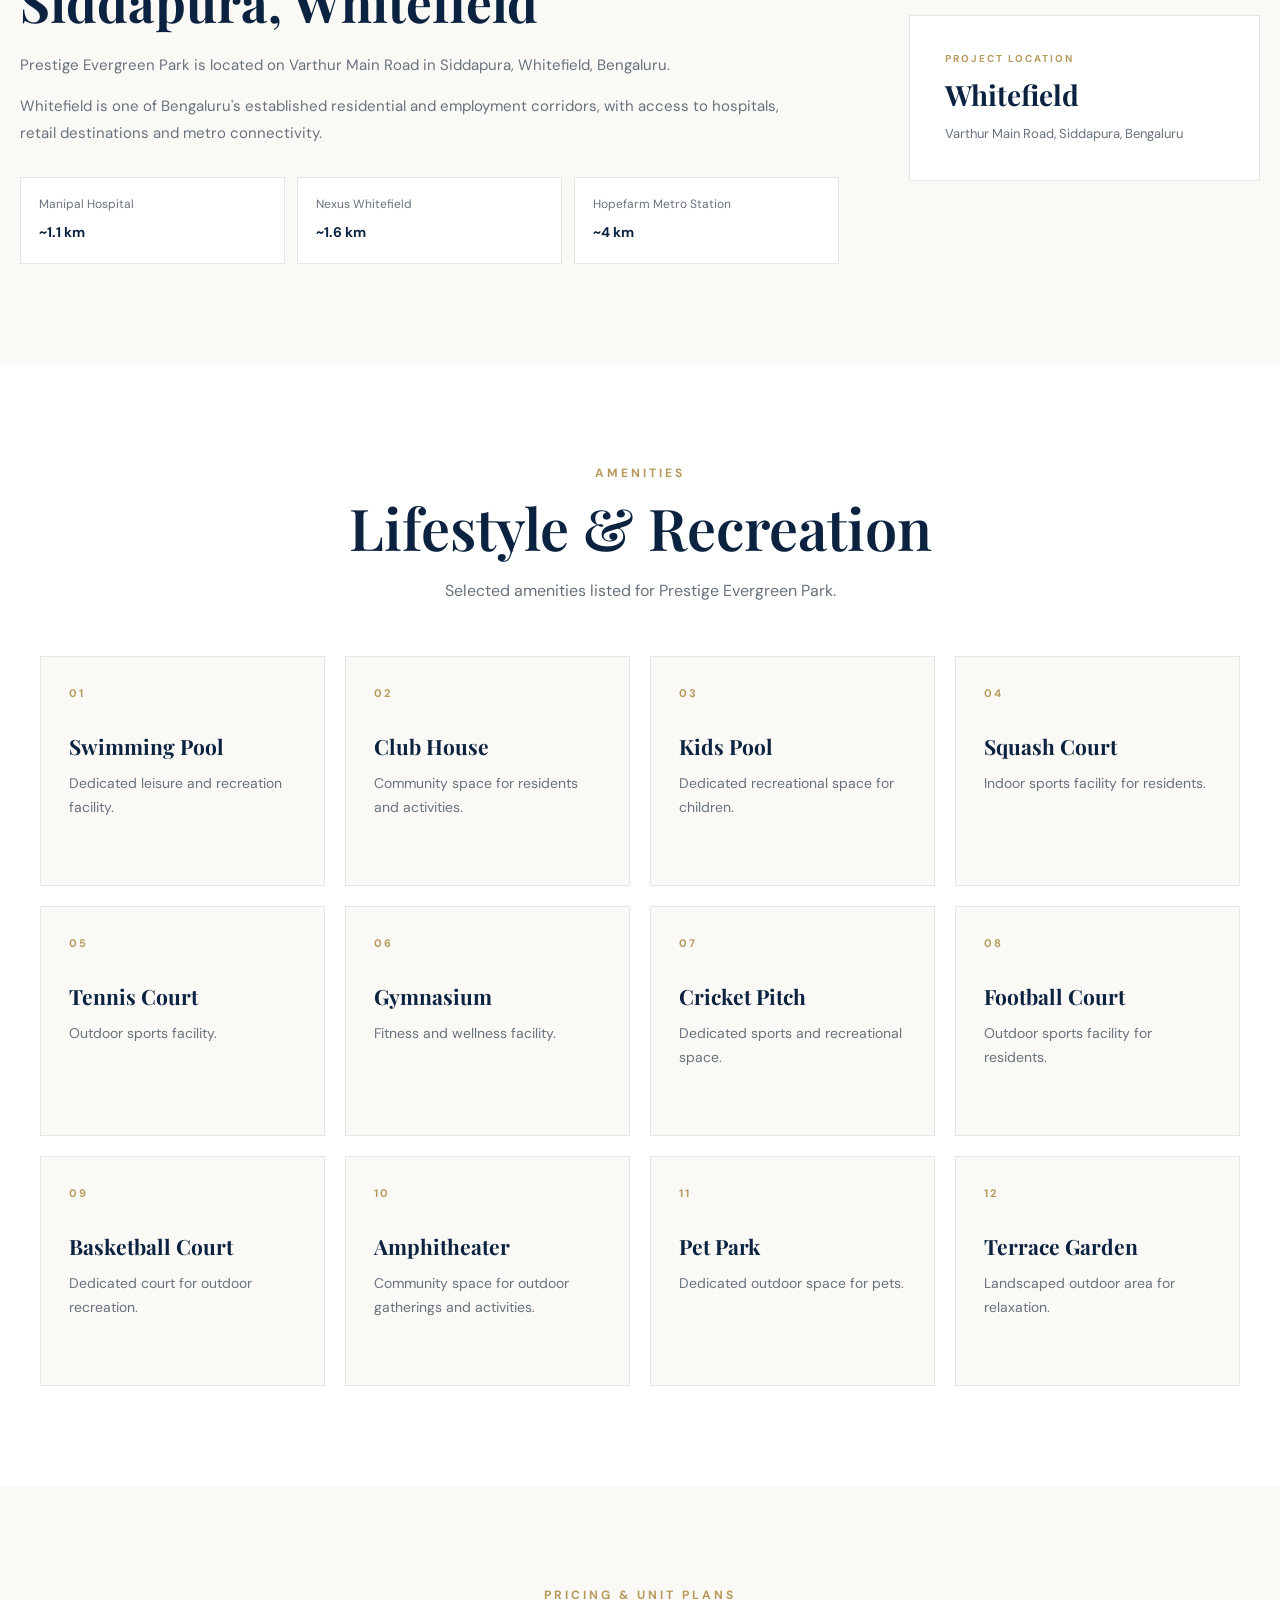
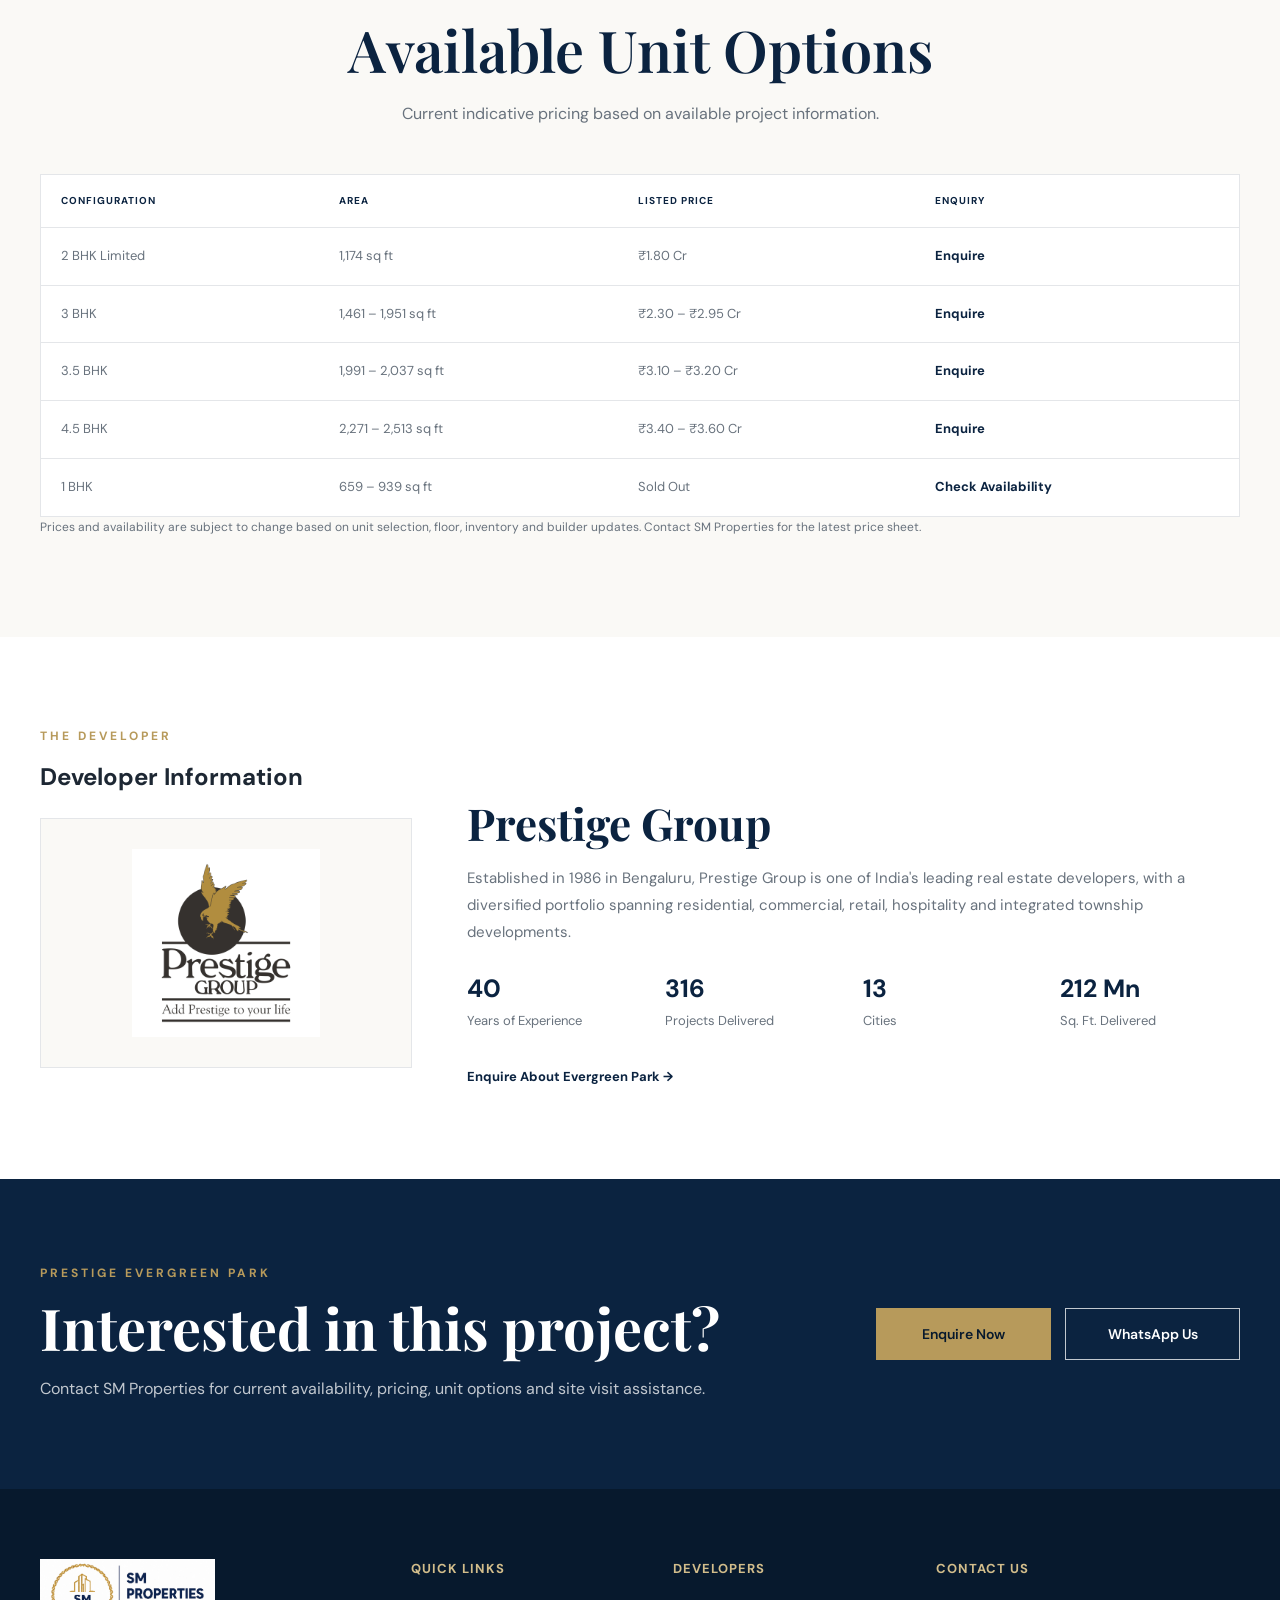
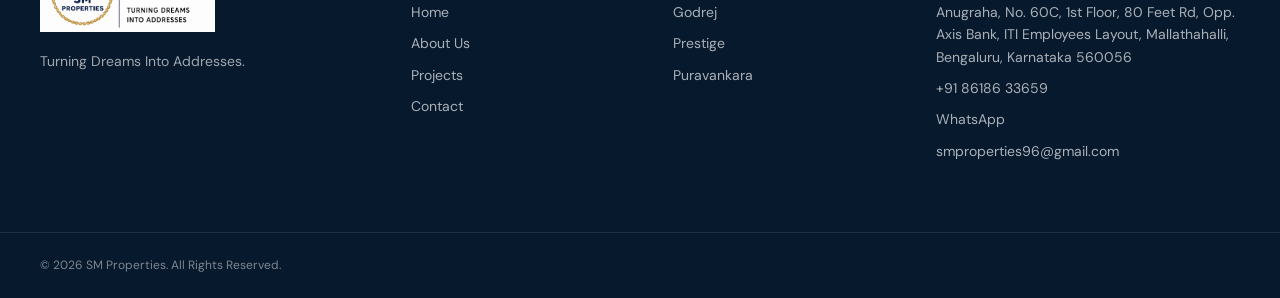
<file: evergreen-park.html>
<!DOCTYPE html>
<html lang="en">

<head>

    <meta charset="UTF-8">

    <meta
        name="viewport"
        content="width=device-width, initial-scale=1.0"
    >

    <title>
        Prestige Evergreen Park Whitefield | Prestige Group | SM Properties
    </title>

    <meta
        name="description"
        content="Explore Prestige Evergreen Park in Siddapura, Whitefield with SM Properties. View project overview, location, amenities, pricing, unit plans and developer information."
    >

    <link
        rel="stylesheet"
        href="css/style.css"
    >

    <link
        rel="stylesheet"
        href="css/project.css"
    >
<!-- SM Properties Favicon -->
<link rel="icon" type="image/x-icon" href="/favicon.ico">
<link rel="icon" type="image/png" sizes="32x32" href="/favicon-32x32.png">
<link rel="icon" type="image/png" sizes="16x16" href="/favicon-16x16.png">
<link rel="apple-touch-icon" href="/apple-touch-icon.png">

</head>


<body class="project-detail-page">


    <!-- =====================================================
         HEADER
    ====================================================== -->

    <header class="site-header">

        <div class="container header-container">

            <a
                href="index.html"
                class="logo"
            >

                <img
                    src="images/logo.jpg"
                    alt="SM Properties"
                >

            </a>


            <nav class="main-nav">

                <a href="index.html">
                    Home
                </a>

                <a href="about.html">
                    About Us
                </a>

                <a href="projects.html">
                    Projects
                </a>

                <a href="index.html#why-us">
                    Why Us
                </a>

                <a href="contact.html">
                    Contact
                </a>

           </nav>

<!-- HEADER SEARCH -->

<div class="header-search">

    <div class="search-input-wrap">

        <input
            type="search"
            id="siteSearchInput"
            placeholder="Search projects, locations, builders..."
            autocomplete="off"
            aria-label="Search projects, locations and builders"
            aria-controls="siteSearchResults"
        >

        <button
            type="button"
            id="siteSearchButton"
            aria-label="Search"
        >
            🔍
        </button>

    </div>

    <div
        id="siteSearchResults"
        class="search-results"
        hidden
    ></div>

</div>

<div class="header-actions">

                <a
                    href="contact.html"
                    class="header-button"
                >
                    Enquire Now
                </a>


                <button
                    class="mobile-menu-button"
                    type="button"
                    aria-label="Open menu"
                    aria-expanded="false"
                >

                    <span></span>
                    <span></span>
                    <span></span>

                </button>

            </div>

        </div>


        <div class="mobile-nav">

            <a href="index.html">
                Home
            </a>

            <a href="about.html">
                About Us
            </a>

            <a href="projects.html">
                Projects
            </a>

            <a href="index.html#why-us">
                Why Us
            </a>

            <a href="contact.html">
                Contact
            </a>

        </div>

    </header>



    <main>


        <!-- =================================================
             PROJECT HERO
        ================================================== -->

        <section class="project-detail-hero">

            <div class="container project-detail-hero-content">


                <div class="project-detail-image">

                    <img
                        src="images/projects/project-3.jpg"
                        alt="Prestige Evergreen Park Whitefield"
                    >

                </div>


                <div class="project-detail-intro">

                    <p class="section-subtitle">
                        PRESTIGE GROUP
                    </p>


                    <h1>
                        Prestige Evergreen Park
                    </h1>


                    <p class="project-detail-location">
                        Siddapura, Whitefield, Bengaluru
                    </p>


                    <div class="project-detail-meta">

                        <span>
                            1, 2, 3, 3.5 & 4.5 BHK
                        </span>

                        <span>
                            659 – 2,513 sq ft
                        </span>

                        <span>
                            ₹1.80 Cr – ₹3.60 Cr
                        </span>

                    </div>


                    <p>
                        Prestige Evergreen Park is a residential
                        development by Prestige Group located on
                        Varthur Main Road, Siddapura, Whitefield.
                    </p>


                    <div class="project-detail-buttons">

                        <a
                            href="contact.html"
                            class="primary-button"
                        >
                            Enquire Now
                        </a>


                        <a
                            href="https://wa.me/918618633659"
                            target="_blank"
                            rel="noopener"
                            class="secondary-project-button"
                        >
                            WhatsApp Us
                        </a>

                    </div>

                </div>

            </div>

        </section>



        <!-- =================================================
             OVERVIEW
        ================================================== -->

        <section class="project-overview-section">

            <div class="container">


                <div class="section-heading">

                    <p class="section-subtitle">
                        OVERVIEW
                    </p>

                    <h2>
                        Project at a Glance
                    </h2>

                    <p>
                        Key information for Prestige Evergreen Park.
                    </p>

                </div>


                <div class="project-overview-grid">


                    <div class="project-overview-item">

                        <span>
                            Land Parcel
                        </span>

                        <strong>
                            24 Acres
                        </strong>

                    </div>


                    <div class="project-overview-item">

                        <span>
                            Towers
                        </span>

                        <strong>
                            14 Towers
                        </strong>

                    </div>


                    <div class="project-overview-item">

                        <span>
                            Floors
                        </span>

                        <strong>
                            3B + G + 19
                        </strong>

                    </div>


                    <div class="project-overview-item">

                        <span>
                            Configuration
                        </span>

                        <strong>
                            1, 2, 3, 3.5 & 4.5 BHK
                        </strong>

                    </div>


                    <div class="project-overview-item">

                        <span>
                            Built-up Area
                        </span>

                        <strong>
                            659 – 2,513 sq ft
                        </strong>

                    </div>


                    <div class="project-overview-item">

                        <span>
                            Project Status
                        </span>

                        <strong>
                            New Launch
                        </strong>

                    </div>


                    <div class="project-overview-item">

                        <span>
                            Possession
                        </span>

                        <strong>
                            June 2030
                        </strong>

                    </div>


                    <div class="project-overview-item">

                        <span>
                            RERA Number
                        </span>

                        <strong>
                            PRM/KA/RERA/1251/446/PR/010126/008374
                        </strong>

                    </div>


                </div>

            </div>

        </section>



        <!-- =================================================
             LOCATION
        ================================================== -->

        <section class="project-location-section">

            <div class="container project-location-content">


                <div>

                    <p class="section-subtitle">
                        LOCATION
                    </p>


                    <h2>
                        Siddapura, Whitefield
                    </h2>


                    <p>
                        Prestige Evergreen Park is located on Varthur Main
                        Road in Siddapura, Whitefield, Bengaluru.
                    </p>


                    <p>
                        Whitefield is one of Bengaluru's established
                        residential and employment corridors, with access
                        to hospitals, retail destinations and metro connectivity.
                    </p>


                    <div class="project-nearby-list">


                        <div class="nearby-item">

                            <span>
                                Manipal Hospital
                            </span>

                            <strong>
                                ~1.1 km
                            </strong>

                        </div>


                        <div class="nearby-item">

                            <span>
                                Nexus Whitefield
                            </span>

                            <strong>
                                ~1.6 km
                            </strong>

                        </div>


                        <div class="nearby-item">

                            <span>
                                Hopefarm Metro Station
                            </span>

                            <strong>
                                ~4 km
                            </strong>

                        </div>


                    </div>

                </div>


                <div class="location-highlight">

                    <span>
                        PROJECT LOCATION
                    </span>

                    <strong>
                        Whitefield
                    </strong>

                    <small>
                        Varthur Main Road, Siddapura, Bengaluru
                    </small>

                </div>

            </div>

        </section>



        <!-- =================================================
             AMENITIES
        ================================================== -->

        <section class="project-amenities-section">

            <div class="container">


                <div class="section-heading">

                    <p class="section-subtitle">
                        AMENITIES
                    </p>


                    <h2>
                        Lifestyle & Recreation
                    </h2>


                    <p>
                        Selected amenities listed for Prestige Evergreen Park.
                    </p>

                </div>


                <div class="amenities-grid">


                    <div class="amenity-card">

                        <div class="amenity-icon">
                            01
                        </div>

                        <h3>
                            Swimming Pool
                        </h3>

                        <p>
                            Dedicated leisure and recreation facility.
                        </p>

                    </div>


                    <div class="amenity-card">

                        <div class="amenity-icon">
                            02
                        </div>

                        <h3>
                            Club House
                        </h3>

                        <p>
                            Community space for residents and activities.
                        </p>

                    </div>


                    <div class="amenity-card">

                        <div class="amenity-icon">
                            03
                        </div>

                        <h3>
                            Kids Pool
                        </h3>

                        <p>
                            Dedicated recreational space for children.
                        </p>

                    </div>


                    <div class="amenity-card">

                        <div class="amenity-icon">
                            04
                        </div>

                        <h3>
                            Squash Court
                        </h3>

                        <p>
                            Indoor sports facility for residents.
                        </p>

                    </div>


                    <div class="amenity-card">

                        <div class="amenity-icon">
                            05
                        </div>

                        <h3>
                            Tennis Court
                        </h3>

                        <p>
                            Outdoor sports facility.
                        </p>

                    </div>


                    <div class="amenity-card">

                        <div class="amenity-icon">
                            06
                        </div>

                        <h3>
                            Gymnasium
                        </h3>

                        <p>
                            Fitness and wellness facility.
                        </p>

                    </div>


                    <div class="amenity-card">

                        <div class="amenity-icon">
                            07
                        </div>

                        <h3>
                            Cricket Pitch
                        </h3>

                        <p>
                            Dedicated sports and recreational space.
                        </p>

                    </div>


                    <div class="amenity-card">

                        <div class="amenity-icon">
                            08
                        </div>

                        <h3>
                            Football Court
                        </h3>

                        <p>
                            Outdoor sports facility for residents.
                        </p>

                    </div>


                    <div class="amenity-card">

                        <div class="amenity-icon">
                            09
                        </div>

                        <h3>
                            Basketball Court
                        </h3>

                        <p>
                            Dedicated court for outdoor recreation.
                        </p>

                    </div>


                    <div class="amenity-card">

                        <div class="amenity-icon">
                            10
                        </div>

                        <h3>
                            Amphitheater
                        </h3>

                        <p>
                            Community space for outdoor gatherings
                            and activities.
                        </p>

                    </div>


                    <div class="amenity-card">

                        <div class="amenity-icon">
                            11
                        </div>

                        <h3>
                            Pet Park
                        </h3>

                        <p>
                            Dedicated outdoor space for pets.
                        </p>

                    </div>


                    <div class="amenity-card">

                        <div class="amenity-icon">
                            12
                        </div>

                        <h3>
                            Terrace Garden
                        </h3>

                        <p>
                            Landscaped outdoor area for relaxation.
                        </p>

                    </div>


                </div>

            </div>

        </section>



        <!-- =================================================
             PRICING & UNIT PLANS
        ================================================== -->

        <section class="pricing-section">

            <div class="container">


                <div class="section-heading">

                    <p class="section-subtitle">
                        PRICING & UNIT PLANS
                    </p>


                    <h2>
                        Available Unit Options
                    </h2>


                    <p>
                        Current indicative pricing based on available
                        project information.
                    </p>

                </div>


                <div class="pricing-table-wrapper">

                    <table class="pricing-table">

                        <thead>

                            <tr>

                                <th>
                                    Configuration
                                </th>

                                <th>
                                    Area
                                </th>

                                <th>
                                    Listed Price
                                </th>

                                <th>
                                    Enquiry
                                </th>

                            </tr>

                        </thead>


                        <tbody>


                            <tr>

                                <td>
                                    2 BHK Limited
                                </td>

                                <td>
                                    1,174 sq ft
                                </td>

                                <td>
                                    ₹1.80 Cr
                                </td>

                                <td>

                                    <a
                                        href="contact.html"
                                        class="table-enquiry"
                                    >
                                        Enquire
                                    </a>

                                </td>

                            </tr>


                            <tr>

                                <td>
                                    3 BHK
                                </td>

                                <td>
                                    1,461 – 1,951 sq ft
                                </td>

                                <td>
                                    ₹2.30 – ₹2.95 Cr
                                </td>

                                <td>

                                    <a
                                        href="contact.html"
                                        class="table-enquiry"
                                    >
                                        Enquire
                                    </a>

                                </td>

                            </tr>


                            <tr>

                                <td>
                                    3.5 BHK
                                </td>

                                <td>
                                    1,991 – 2,037 sq ft
                                </td>

                                <td>
                                    ₹3.10 – ₹3.20 Cr
                                </td>

                                <td>

                                    <a
                                        href="contact.html"
                                        class="table-enquiry"
                                    >
                                        Enquire
                                    </a>

                                </td>

                            </tr>


                            <tr>

                                <td>
                                    4.5 BHK
                                </td>

                                <td>
                                    2,271 – 2,513 sq ft
                                </td>

                                <td>
                                    ₹3.40 – ₹3.60 Cr
                                </td>

                                <td>

                                    <a
                                        href="contact.html"
                                        class="table-enquiry"
                                    >
                                        Enquire
                                    </a>

                                </td>

                            </tr>


                            <tr>

                                <td>
                                    1 BHK
                                </td>

                                <td>
                                    659 – 939 sq ft
                                </td>

                                <td>
                                    Sold Out
                                </td>

                                <td>

                                    <a
                                        href="contact.html"
                                        class="table-enquiry"
                                    >
                                        Check Availability
                                    </a>

                                </td>

                            </tr>


                        </tbody>

                    </table>

                </div>


                <p class="pricing-note">

                    Prices and availability are subject to change based
                    on unit selection, floor, inventory and builder updates.
                    Contact SM Properties for the latest price sheet.

                </p>

            </div>

        </section>



        
<!-- DEVELOPER INFORMATION -->

<section class="project-extra-section">

    <div class="container">

        <div class="project-section-intro">
            <p class="section-subtitle">The Developer</p>
            <h2>Developer Information</h2>
        </div>

        <div class="developer-information-card">

            <img
                src="images/builders/prestige.jpg"
                alt="Prestige Group Logo"
            >

            <div class="developer-information-content">

                <h3>Prestige Group</h3>

                <p>
                    Established in 1986 in Bengaluru, Prestige Group
                    is one of India's leading real estate developers,
                    with a diversified portfolio spanning residential,
                    commercial, retail, hospitality and integrated
                    township developments.
                </p>

                <div class="developer-stats">

                    <div class="developer-stat">
                        <h4>40</h4>
                        <p>Years of Experience</p>
                    </div>

                    <div class="developer-stat">
                        <h4>316</h4>
                        <p>Projects Delivered</p>
                    </div>

                    <div class="developer-stat">
                        <h4>13</h4>
                        <p>Cities</p>
                    </div>

                    <div class="developer-stat">
                        <h4>212 Mn</h4>
                        <p>Sq. Ft. Delivered</p>
                    </div>

                </div>

                <a href="contact.html" class="text-button">
                    Enquire About Evergreen Park →
                </a>

            </div>

        </div>

    </div>

</section>



        <!-- =================================================
             FINAL CTA
        ================================================== -->

        <section class="cta-section">

            <div class="container cta-container">


                <div class="cta-content">

                    <p class="section-subtitle">
                        PRESTIGE EVERGREEN PARK
                    </p>


                    <h2>
                        Interested in this project?
                    </h2>


                    <p>
                        Contact SM Properties for current availability,
                        pricing, unit options and site visit assistance.
                    </p>

                </div>


                <div class="cta-buttons">

                    <a
                        href="contact.html"
                        class="primary-button"
                    >
                        Enquire Now
                    </a>


                    <a
                        href="https://wa.me/918618633659"
                        target="_blank"
                        rel="noopener"
                        class="secondary-button"
                    >
                        WhatsApp Us
                    </a>

                </div>

            </div>

        </section>


    </main>



    <!-- =====================================================
         FOOTER
    ====================================================== -->

    <footer class="site-footer">

        <div class="container footer-grid">


            <div class="footer-brand">

                <img
                    src="images/logo.jpg"
                    alt="SM Properties"
                    class="footer-logo"
                >

                <p>
                    Turning Dreams Into Addresses.
                </p>

            </div>


            <div class="footer-column">

                <h4>
                    Quick Links
                </h4>

                <a href="index.html">
                    Home
                </a>

                <a href="about.html">
                    About Us
                </a>

                <a href="projects.html">
                    Projects
                </a>

                <a href="contact.html">
                    Contact
                </a>

            </div>


            <div class="footer-column">

                <h4>
                    Developers
                </h4>

                <a href="#">
                    Godrej
                </a>

                <a href="#">
                    Prestige
                </a>

                <a href="#">
                    Puravankara
                </a>

            </div>


            <div class="footer-column">

                <h4>
                    Contact Us
                </h4>

                <p>
                    Anugraha, No. 60C, 1st Floor,
                    80 Feet Rd, Opp. Axis Bank,
                    ITI Employees Layout,
                    Mallathahalli,
                    Bengaluru, Karnataka 560056
                </p>

                <a href="tel:+918618633659">
                    +91 86186 33659
                </a>

                <a
                    href="https://wa.me/918618633659"
                    target="_blank"
                    rel="noopener"
                >
                    WhatsApp
                </a>

                <a href="mailto:smproperties96@gmail.com">
                    smproperties96@gmail.com
                </a>

            </div>


        </div>


        <div class="footer-bottom">

            <div class="container footer-bottom-container">

                <p>
                    © 2026 SM Properties. All Rights Reserved.
                </p>

            </div>

        </div>

    </footer>



    <!-- FLOATING WHATSAPP -->

    <a
        href="https://wa.me/918618633659"
        target="_blank"
        rel="noopener"
        class="floating-whatsapp"
    >
        WhatsApp
    </a>


    <script src="js/script.js"></script>

</body>

</html>
</file>
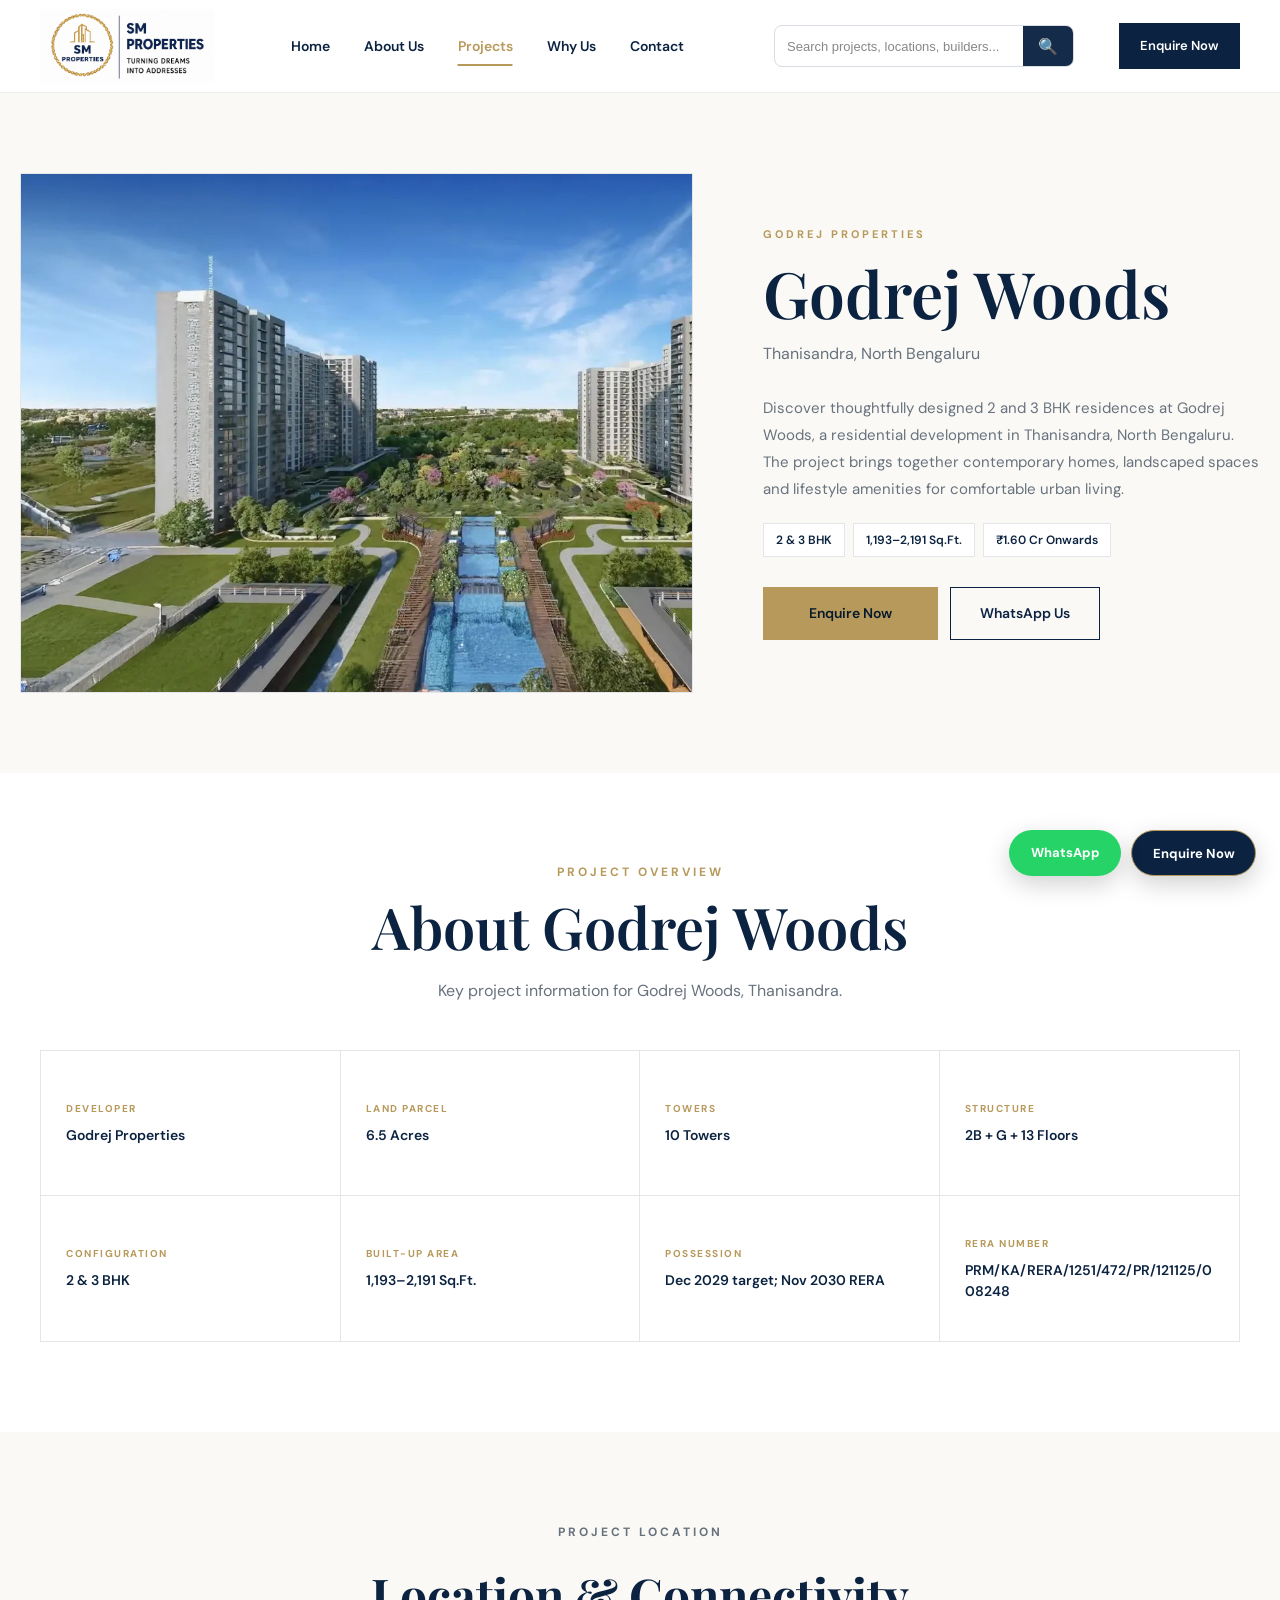
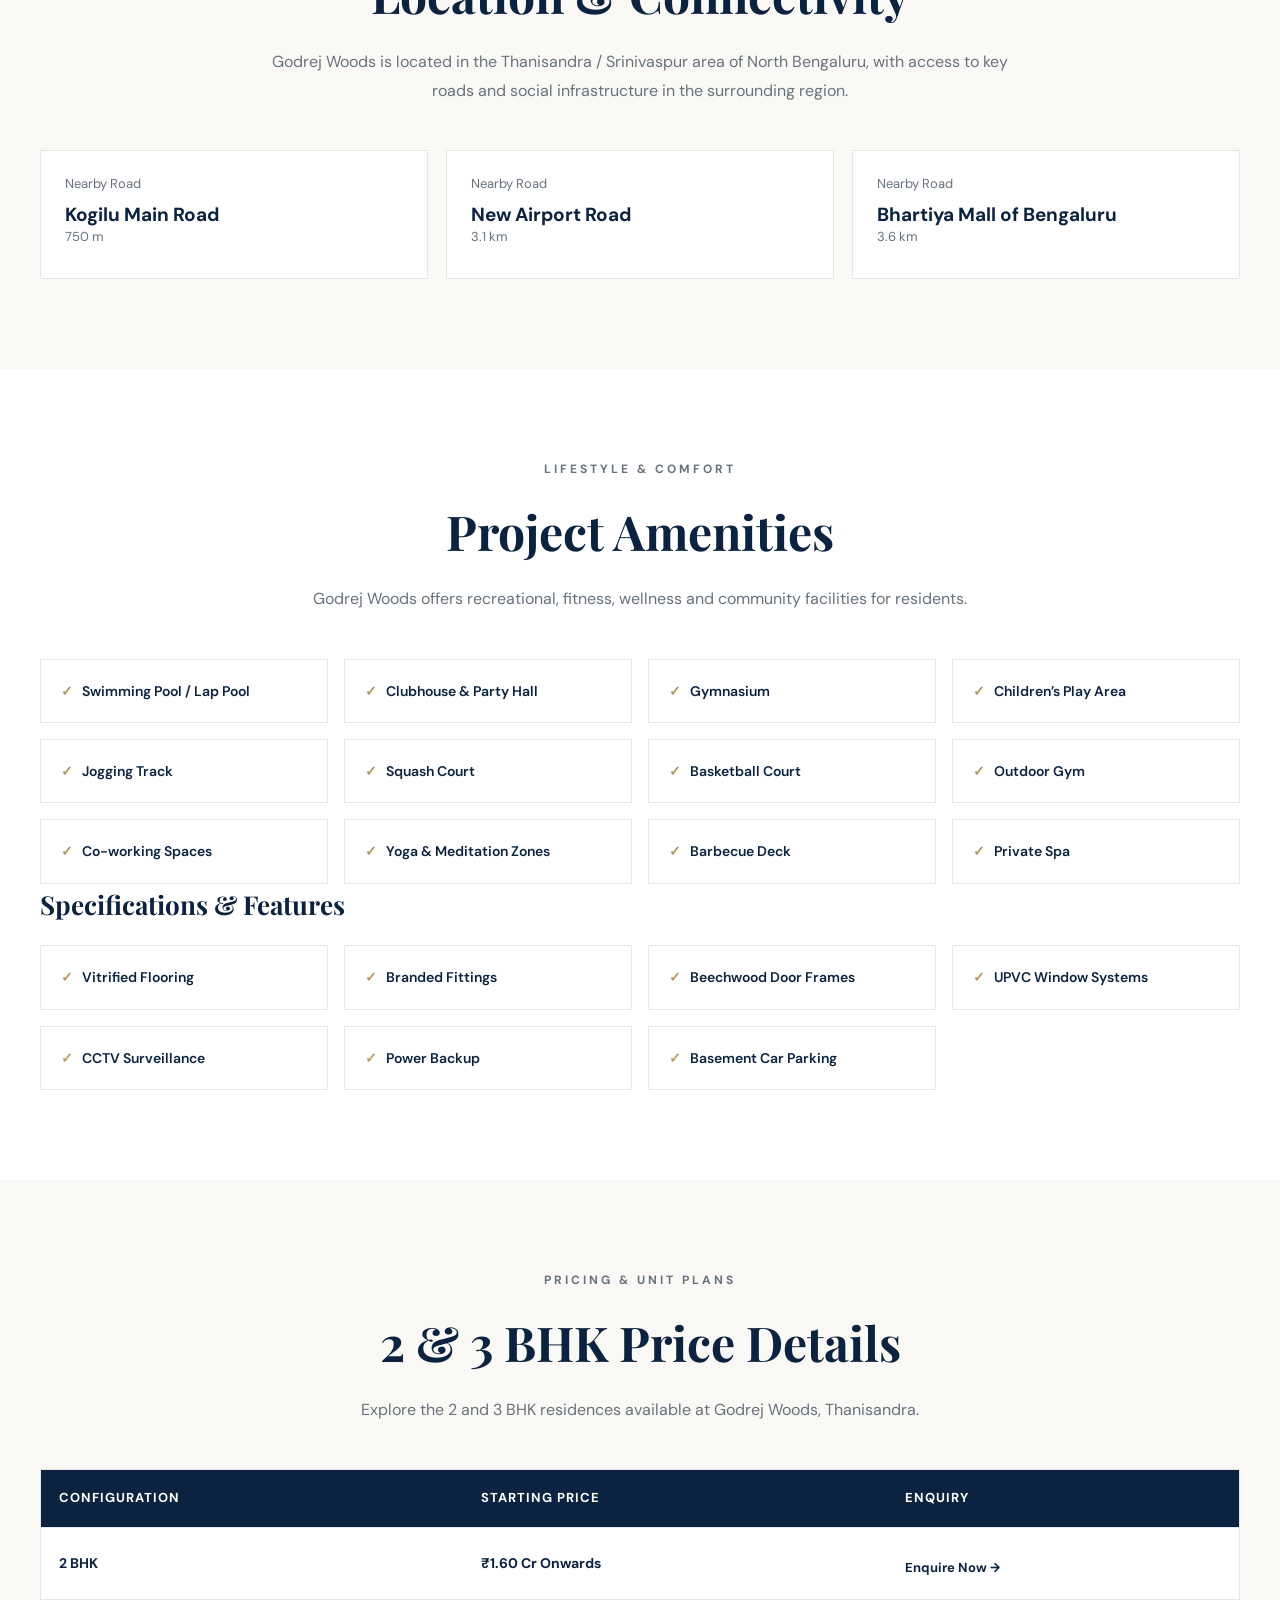
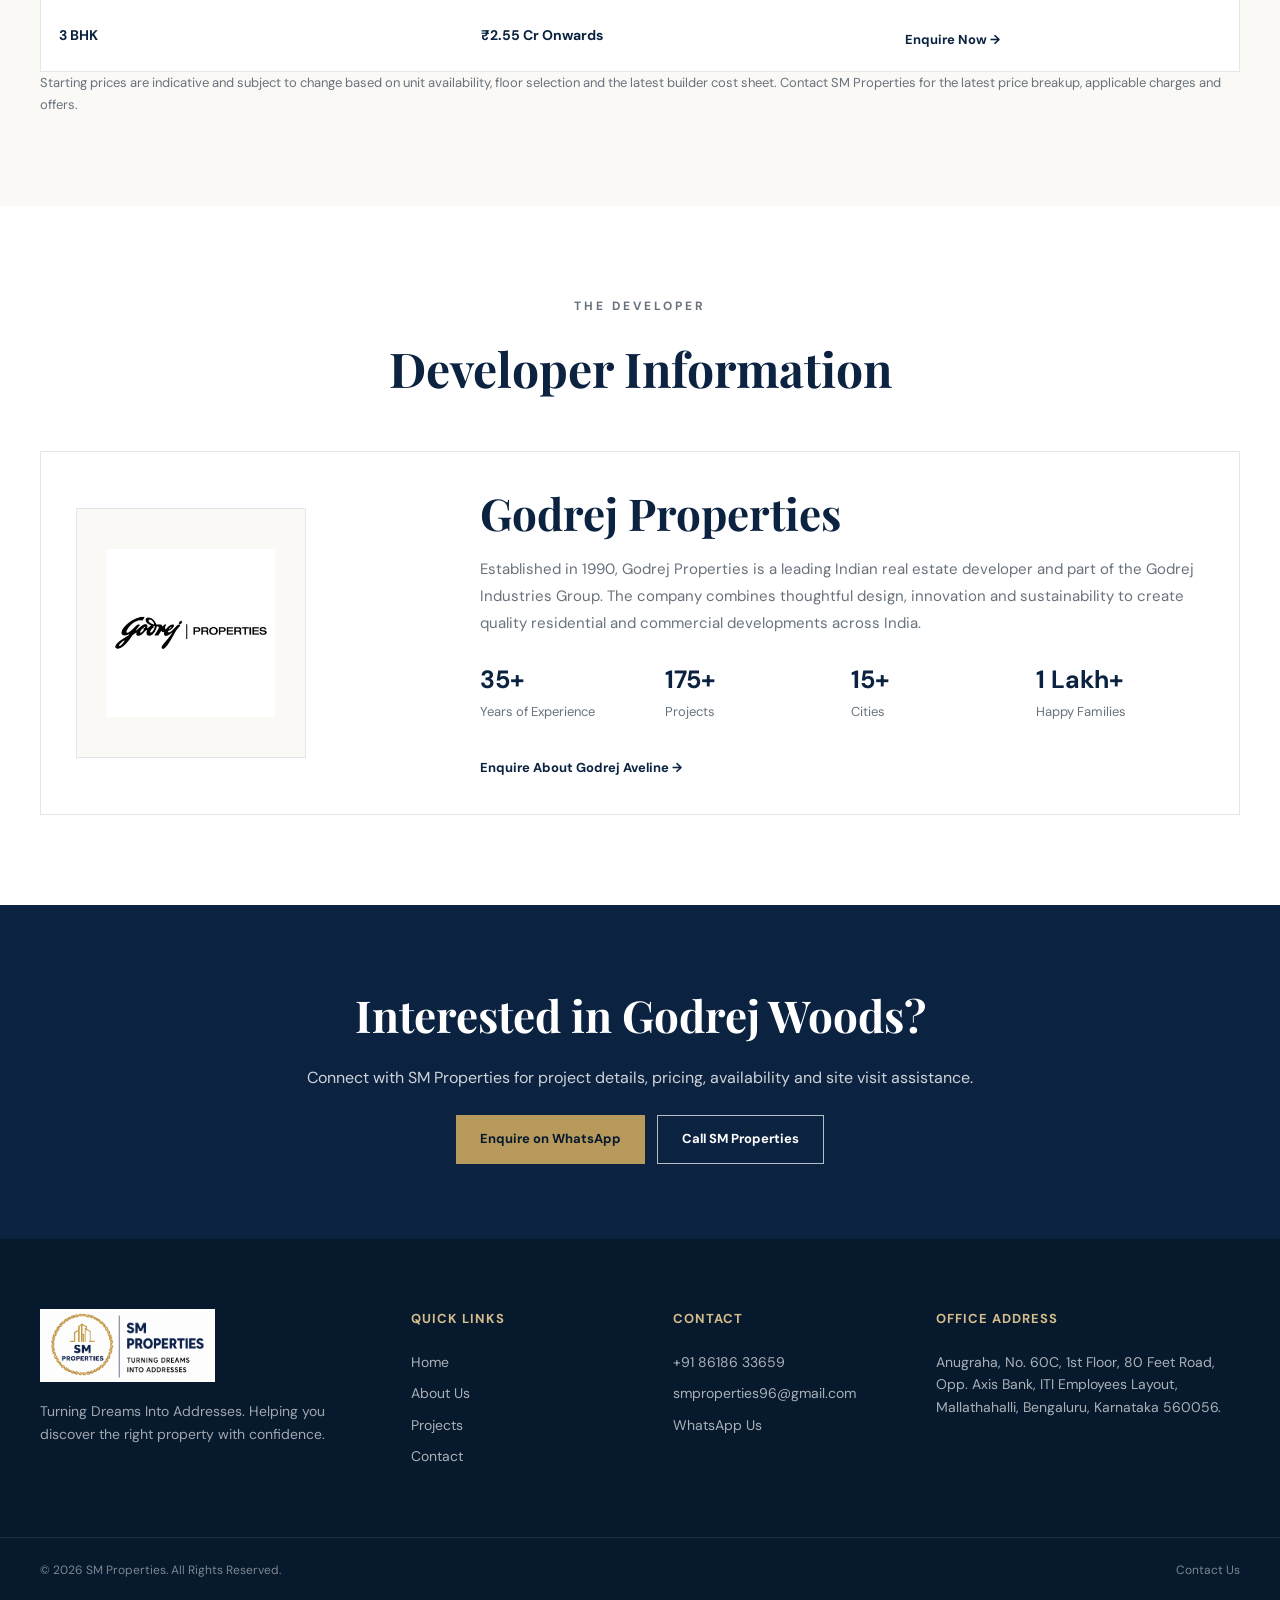
<file: godrej-woods.html>
<!DOCTYPE html>
<html lang="en">

<head>
    <meta charset="UTF-8">
    <meta name="viewport" content="width=device-width, initial-scale=1.0">

    <title>Godrej Woods, Thanisandra | SM Properties</title>

    <meta name="description"
        content="Explore Godrej Woods at Thanisandra, North Bengaluru. Discover 2 and 2 and 3 BHK homes, amenities, location and starting prices with SM Properties.">

    <link rel="stylesheet" href="css/style.css">
    <link rel="stylesheet" href="css/project.css">

    <style>
        .project-extra-section {
            padding: 90px 0;
        }

        .project-extra-section.alt {
            background: var(--off-white);
        }

        .project-section-intro {
            max-width: 760px;
            margin: 0 auto 45px;
            text-align: center;
        }

        .project-section-intro h2 {
            color: var(--navy);
            font-family: "Playfair Display", serif;
            font-size: clamp(34px, 4vw, 48px);
            margin-bottom: 15px;
        }

        .project-section-intro p {
            color: var(--text-light);
            line-height: 1.8;
        }

        .project-nearby-list {
            display: grid;
            grid-template-columns: repeat(3, minmax(0, 1fr));
            gap: 18px;
        }

        .nearby-item {
            padding: 24px;
            background: var(--white);
            border: 1px solid var(--border);
        }

        .nearby-item span {
            display: block;
            color: var(--text-light);
            font-size: 13px;
            margin-bottom: 8px;
        }

        .nearby-item strong {
            color: var(--navy);
            font-size: 19px;
        }

        .amenities-grid {
            display: grid;
            grid-template-columns: repeat(4, minmax(0, 1fr));
            gap: 16px;
        }

        .amenity-item {
            padding: 20px;
            background: var(--white);
            border: 1px solid var(--border);
            color: var(--navy);
            font-weight: 600;
            font-size: 14px;
        }

        .amenity-item::before {
            content: "✓";
            color: var(--gold);
            margin-right: 9px;
            font-weight: 700;
        }

        .specification-heading {
            margin: 45px 0 20px;
            color: var(--navy);
            font-family: "Playfair Display", serif;
            font-size: 26px;
        }

        .pricing-table-wrap {
            overflow-x: auto;
            background: var(--white);
            border: 1px solid var(--border);
        }

        .pricing-table {
            width: 100%;
            border-collapse: collapse;
            min-width: 420px;
        }

        .pricing-table th {
            padding: 18px;
            background: var(--navy);
            color: var(--white);
            text-align: left;
            font-size: 13px;
        }

        .pricing-table td {
            padding: 20px 18px;
            border-bottom: 1px solid var(--border);
            color: var(--text-dark);
            font-size: 14px;
        }

        .pricing-table td strong {
            color: var(--navy);
        }

        .pricing-note {
            margin-top: 16px;
            color: var(--text-light);
            font-size: 13px;
            line-height: 1.7;
        }

        .developer-information-card {
            padding: 35px;
            display: flex;
            align-items: center;
            justify-content: center;
            background: var(--white);
            border: 1px solid var(--border);
        }

        .developer-information-card img {
            width: auto;
            max-width: 230px;
            height: auto;
            max-height: 110px;
            object-fit: contain;
        }

        .project-enquiry-section {
            padding: 75px 0;
            background: var(--navy);
            color: var(--white);
            text-align: center;
        }

        .project-enquiry-section h2 {
            margin-bottom: 14px;
            font-family: "Playfair Display", serif;
            font-size: clamp(30px, 4vw, 44px);
        }

        .project-enquiry-section p {
            margin-bottom: 25px;
            color: rgba(255,255,255,0.8);
        }

        .project-enquiry-buttons {
            display: flex;
            justify-content: center;
            flex-wrap: wrap;
            gap: 12px;
        }

        .project-enquiry-buttons a {
            display: inline-flex;
            align-items: center;
            justify-content: center;
            padding: 13px 24px;
            background: var(--gold);
            color: var(--navy-dark);
            font-size: 13px;
            font-weight: 700;
        }

        .project-enquiry-buttons a.secondary {
            background: transparent;
            border: 1px solid rgba(255,255,255,0.7);
            color: var(--white);
        }

        @media (max-width: 760px) {
            .project-extra-section {
                padding: 65px 0;
            }

            .project-nearby-list,
            .amenities-grid {
                grid-template-columns: repeat(2, minmax(0, 1fr));
            }

            .developer-information-card {
                padding: 24px;
            }
        }

        @media (max-width: 480px) {
            .project-nearby-list,
            .amenities-grid {
                grid-template-columns: 1fr;
            }
        }
    </style>
    <!-- SM Properties Favicon -->
<link rel="icon" type="image/x-icon" href="/favicon.ico">
<link rel="icon" type="image/png" sizes="32x32" href="/favicon-32x32.png">
<link rel="icon" type="image/png" sizes="16x16" href="/favicon-16x16.png">
<link rel="apple-touch-icon" href="/apple-touch-icon.png">
</head>


<body class="project-detail-page">

    <!-- HEADER -->

    <header class="site-header">

        <div class="container header-container">

            <a href="index.html" class="logo">
                <img src="images/logo.jpg" alt="SM Properties">
            </a>

            <nav class="main-nav">
                <a href="index.html">Home</a>
                <a href="about.html">About Us</a>
                <a href="projects.html">Projects</a>
                <a href="index.html#why-sm">Why Us</a>
                <a href="contact.html">Contact</a>
          </nav>

<!-- HEADER SEARCH -->

<div class="header-search">

    <div class="search-input-wrap">

        <input
            type="search"
            id="siteSearchInput"
            placeholder="Search projects, locations, builders..."
            autocomplete="off"
            aria-label="Search projects, locations and builders"
            aria-controls="siteSearchResults"
        >

        <button
            type="button"
            id="siteSearchButton"
            aria-label="Search"
        >
            🔍
        </button>

    </div>

    <div
        id="siteSearchResults"
        class="search-results"
        hidden
    ></div>

</div>

<div class="header-actions">
                <a href="#enquire" class="header-button">
                    Enquire Now
                </a>
            </div>

            <button class="mobile-menu-button" aria-label="Open navigation menu">
                <span></span>
                <span></span>
                <span></span>
            </button>

        </div>

        <nav class="mobile-nav">
            <a href="index.html">Home</a>
            <a href="about.html">About Us</a>
            <a href="projects.html">Projects</a>
            <a href="index.html#why-sm">Why Us</a>
            <a href="contact.html">Contact</a>
            <a href="#enquire">Enquire Now</a>
        </nav>

    </header>


    <main>

        <!-- PROJECT HERO -->

        <section class="project-detail-hero">

            <div class="container project-detail-hero-content">

                <div class="project-detail-image">

                    <img
                        src="images/projects/godrej-woods.jpg"
                        alt="Godrej Woods, Thanisandra"
                    >

                </div>


                <div class="project-detail-intro">

                    <p class="section-subtitle">
                        Godrej Properties
                    </p>

                    <h1>
                        Godrej Woods
                    </h1>

                    <p class="project-detail-location">
                        Thanisandra, North Bengaluru
                    </p>

                    <p>
                        Discover thoughtfully designed 2 and 3 BHK residences
                        at Godrej Woods, a residential development in
                        Thanisandra, North Bengaluru. The project brings
                        together contemporary homes, landscaped spaces and
                        lifestyle amenities for comfortable urban living.
                    </p>

                    <div class="project-detail-meta">

    <span>2 &amp; 3 BHK</span>

    <span>1,193–2,191 Sq.Ft.</span>

    <span>₹1.60 Cr Onwards</span>

</div>
                    <div class="project-detail-buttons">

                        <a href="#enquire" class="primary-button">
                            Enquire Now
                        </a>

                        <a
                            href="https://wa.me/918618633659?text=Hi%2C%20I%20am%20interested%20in%20Godrej%20Woods%2C%20Thanisandra."
                            target="_blank"
                            rel="noopener"
                            class="secondary-project-button"
                        >
                            WhatsApp Us
                        </a>

                    </div>

                </div>

            </div>

        </section>


        <!-- OVERVIEW -->

        <section class="project-overview-section">

            <div class="container">

                <div class="section-heading">

                    <p class="section-subtitle">Project Overview</p>

                    <h2>
                        About Godrej Woods
                    </h2>

                    <p>
                        Key project information for Godrej Woods, Thanisandra.
                    </p>

                </div>


                <div class="project-overview-grid">

                    <div class="project-overview-item">
                        <span>Developer</span>
                        <strong>Godrej Properties</strong>
                    </div>

                    <div class="project-overview-item">
                        <span>Land Parcel</span>
                        <strong>6.5 Acres</strong>
                    </div>

                    <div class="project-overview-item">
                        <span>Towers</span>
                        <strong>10 Towers</strong>
                    </div>

                    <div class="project-overview-item">
                        <span>Structure</span>
                        <strong>2B + G + 13 Floors</strong>
                    </div>

                    <div class="project-overview-item">
                        <span>Configuration</span>
                        <strong>2 &amp; 3 BHK</strong>
                    </div>

                    <div class="project-overview-item">
                        <span>Built-up Area</span>
                        <strong>1,193–2,191 Sq.Ft.</strong>
                    </div>

                    <div class="project-overview-item">
                        <span>Possession</span>
                        <strong>Dec 2029 target; Nov 2030 RERA</strong>
                    </div>

                    <div class="project-overview-item">
                        <span>RERA Number</span>
                        <strong>PRM/KA/RERA/1251/472/PR/121125/008248</strong>
                    </div>

                </div>

            </div>

        </section>


        <!-- LOCATION -->

        <section class="project-extra-section alt">

            <div class="container">

                <div class="project-section-intro">

                    <p class="section-subtitle">Project Location</p>

                    <h2>Location & Connectivity</h2>

                    <p>
                        Godrej Woods is located in the Thanisandra / Srinivaspur area
                        of North Bengaluru, with access to key roads and
                        social infrastructure in the surrounding region.
                    </p>

                </div>


                <div class="project-nearby-list">

                    <div class="nearby-item">
                        <span>Nearby Road</span>
                        <strong>Kogilu Main Road</strong>
                        <span>750 m</span>
                    </div>

                    <div class="nearby-item">
                        <span>Nearby Road</span>
                        <strong>New Airport Road</strong>
                        <span>3.1 km</span>
                    </div>

                    <div class="nearby-item">
                        <span>Nearby Road</span>
                        <strong>Bhartiya Mall of Bengaluru</strong>
                        <span>3.6 km</span>
                    </div>

                </div>

            </div>

        </section>


        <!-- AMENITIES -->

        <section class="project-extra-section">

            <div class="container">

                <div class="project-section-intro">

                    <p class="section-subtitle">Lifestyle & Comfort</p>

                    <h2>Project Amenities</h2>

                    <p>
                        Godrej Woods offers recreational, fitness, wellness and
                        community facilities for residents.
                    </p>

                </div>


                <div class="amenities-grid">
                    <div class="amenity-item">Swimming Pool / Lap Pool</div>
                    <div class="amenity-item">Clubhouse &amp; Party Hall</div>
                    <div class="amenity-item">Gymnasium</div>
                    <div class="amenity-item">Children’s Play Area</div>
                    <div class="amenity-item">Jogging Track</div>
                    <div class="amenity-item">Squash Court</div>
                    <div class="amenity-item">Basketball Court</div>
                    <div class="amenity-item">Outdoor Gym</div>
                    <div class="amenity-item">Co-working Spaces</div>
                    <div class="amenity-item">Yoga &amp; Meditation Zones</div>
                    <div class="amenity-item">Barbecue Deck</div>
                    <div class="amenity-item">Private Spa</div>
                </div>

                <h3 class="specification-heading">Specifications &amp; Features</h3>
                <div class="amenities-grid">
                    <div class="amenity-item">Vitrified Flooring</div>
                    <div class="amenity-item">Branded Fittings</div>
                    <div class="amenity-item">Beechwood Door Frames</div>
                    <div class="amenity-item">UPVC Window Systems</div>
                    <div class="amenity-item">CCTV Surveillance</div>
                    <div class="amenity-item">Power Backup</div>
                    <div class="amenity-item">Basement Car Parking</div>
                </div>
            </div>

        </section>


        <!-- PRICING & UNIT PLANS -->

        <section class="project-extra-section alt">

            <div class="container">

                <div class="project-section-intro">

                    <p class="section-subtitle">Pricing & Unit Plans</p>

                    <h2>2 &amp; 3 BHK Price Details</h2>

                    <p>
                        Explore the 2 and 3 BHK residences available at
                        Godrej Woods, Thanisandra.
                    </p>

                </div>


                <div class="pricing-table-wrap">

                    <table class="pricing-table">

                        <thead>
                            <tr>
                                <th>Configuration</th>
                                <th>Starting Price</th>
                                <th>Enquiry</th>
                            </tr>
                        </thead>

                        <tbody>
                            <tr>
                                <td><strong>2 BHK</strong></td>
                                <td><strong>₹1.60 Cr Onwards</strong></td>
                                <td><a href="#enquire" class="text-button">Enquire Now →</a></td>
                            </tr>
                            <tr>
                                <td><strong>3 BHK</strong></td>
                                <td><strong>₹2.55 Cr Onwards</strong></td>
                                <td><a href="#enquire" class="text-button">Enquire Now →</a></td>
                            </tr>
                        </tbody>

                    </table>

                </div>

                <p class="pricing-note">
                    Starting prices are indicative and subject to change based on
                    unit availability, floor selection and the latest builder
                    cost sheet. Contact SM Properties for the latest price
                    breakup, applicable charges and offers.
                </p>

            </div>

        </section>


       
<!-- DEVELOPER INFORMATION -->

<section class="project-extra-section">

    <div class="container">

        <div class="project-section-intro">
            <p class="section-subtitle">The Developer</p>
            <h2>Developer Information</h2>
        </div>

        <div class="developer-information-card">

            <img
                src="images/builders/godrej.jpg"
                alt="Godrej Properties Logo"
            >

            <div class="developer-information-content">

                <h3>Godrej Properties</h3>

                <p>
                    Established in 1990, Godrej Properties is a leading
                    Indian real estate developer and part of the
                    Godrej Industries Group. The company combines
                    thoughtful design, innovation and sustainability
                    to create quality residential and commercial
                    developments across India.
                </p>

                <div class="developer-stats">

                    <div class="developer-stat">
                        <h4>35+</h4>
                        <p>Years of Experience</p>
                    </div>

                    <div class="developer-stat">
                        <h4>175+</h4>
                        <p>Projects</p>
                    </div>

                    <div class="developer-stat">
                        <h4>15+</h4>
                        <p>Cities</p>
                    </div>

                    <div class="developer-stat">
                        <h4>1 Lakh+</h4>
                        <p>Happy Families</p>
                    </div>

                </div>

                <a href="contact.html" class="text-button">
                    Enquire About Godrej Aveline →
                </a>

            </div>

        </div>

    </div>

</section>



        <!-- ENQUIRY CTA -->

        <section class="project-enquiry-section" id="enquire">

            <div class="container">

                <h2>Interested in Godrej Woods?</h2>

                <p>
                    Connect with SM Properties for project details,
                    pricing, availability and site visit assistance.
                </p>

                <div class="project-enquiry-buttons">

                    <a
                        href="https://wa.me/918618633659?text=Hi%2C%20I%20am%20interested%20in%20Godrej%20Woods%2C%20Thanisandra."
                        target="_blank"
                        rel="noopener"
                    >
                        Enquire on WhatsApp
                    </a>

                    <a
                        href="tel:+918618633659"
                        class="secondary"
                    >
                        Call SM Properties
                    </a>

                </div>

            </div>

        </section>

    </main>


    <!-- FOOTER -->

    <footer class="site-footer">

        <div class="container">

            <div class="footer-grid">

                <div class="footer-brand">

                    <img
                        src="images/logo.jpg"
                        alt="SM Properties"
                        class="footer-logo"
                    >

                    <p>
                        Turning Dreams Into Addresses.
                        Helping you discover the right property
                        with confidence.
                    </p>

                </div>


                <div class="footer-column">

                    <h4>Quick Links</h4>

                    <a href="index.html">Home</a>
                    <a href="about.html">About Us</a>
                    <a href="projects.html">Projects</a>
                    <a href="contact.html">Contact</a>

                </div>


                <div class="footer-column">

                    <h4>Contact</h4>

                    <a href="tel:+918618633659">
                        +91 86186 33659
                    </a>

                    <a href="mailto:smproperties96@gmail.com">
                        smproperties96@gmail.com
                    </a>

                    <a
                        href="https://wa.me/918618633659"
                        target="_blank"
                        rel="noopener"
                    >
                        WhatsApp Us
                    </a>

                </div>


                <div class="footer-column">

                    <h4>Office Address</h4>

                    <p>
                        Anugraha, No. 60C, 1st Floor,
                        80 Feet Road, Opp. Axis Bank,
                        ITI Employees Layout, Mallathahalli,
                        Bengaluru, Karnataka 560056.
                    </p>

                </div>

            </div>

        </div>


        <div class="footer-bottom">

            <div class="container footer-bottom-container">

                <p>
                    © 2026 SM Properties. All Rights Reserved.
                </p>

                <div class="footer-legal">
                    <a href="contact.html">Contact Us</a>
                </div>

            </div>

        </div>

    </footer>


    <!-- FLOATING WHATSAPP -->

    <a
        href="https://wa.me/918618633659?text=Hi%2C%20I%20am%20interested%20in%20Godrej%20Woods%2C%20Thanisandra."
        class="floating-whatsapp"
        target="_blank"
        rel="noopener"
    >
        WhatsApp
    </a>


    <script src="js/script.js"></script>

</body>
</html>
</file>
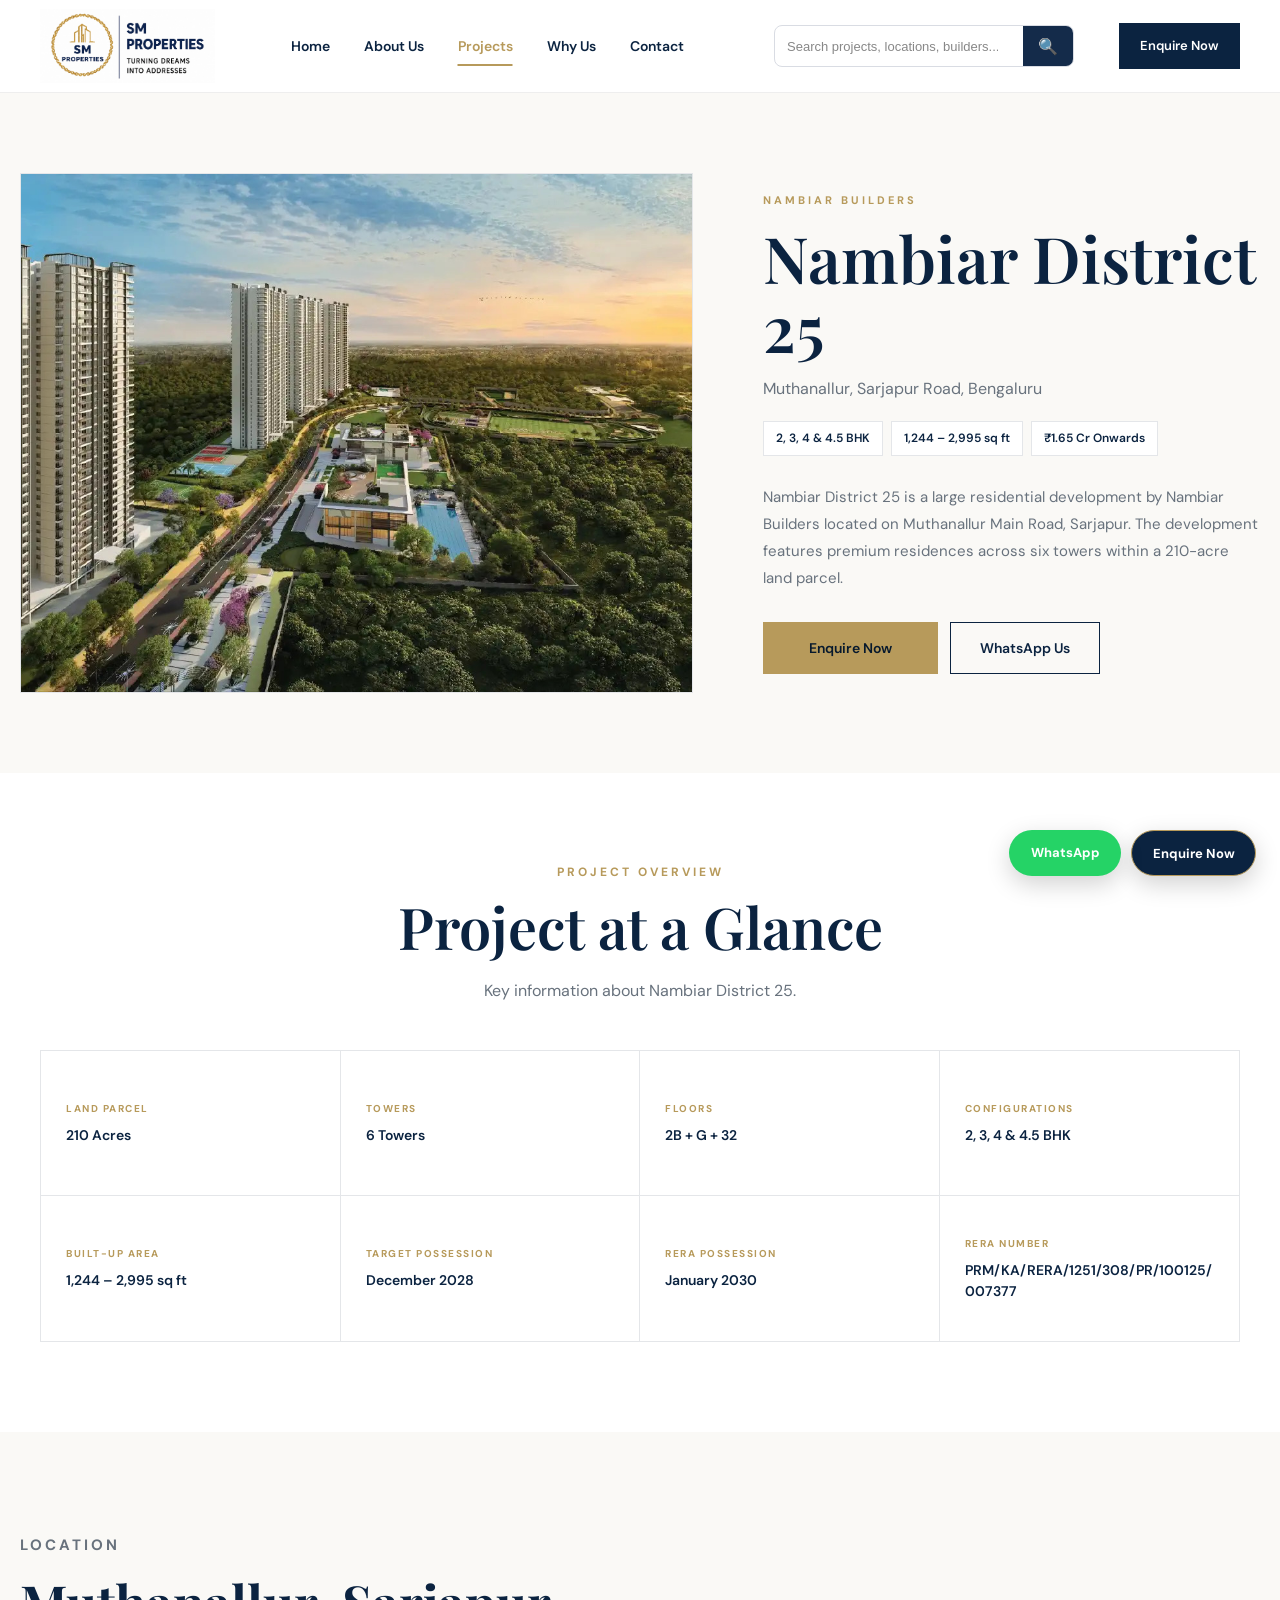
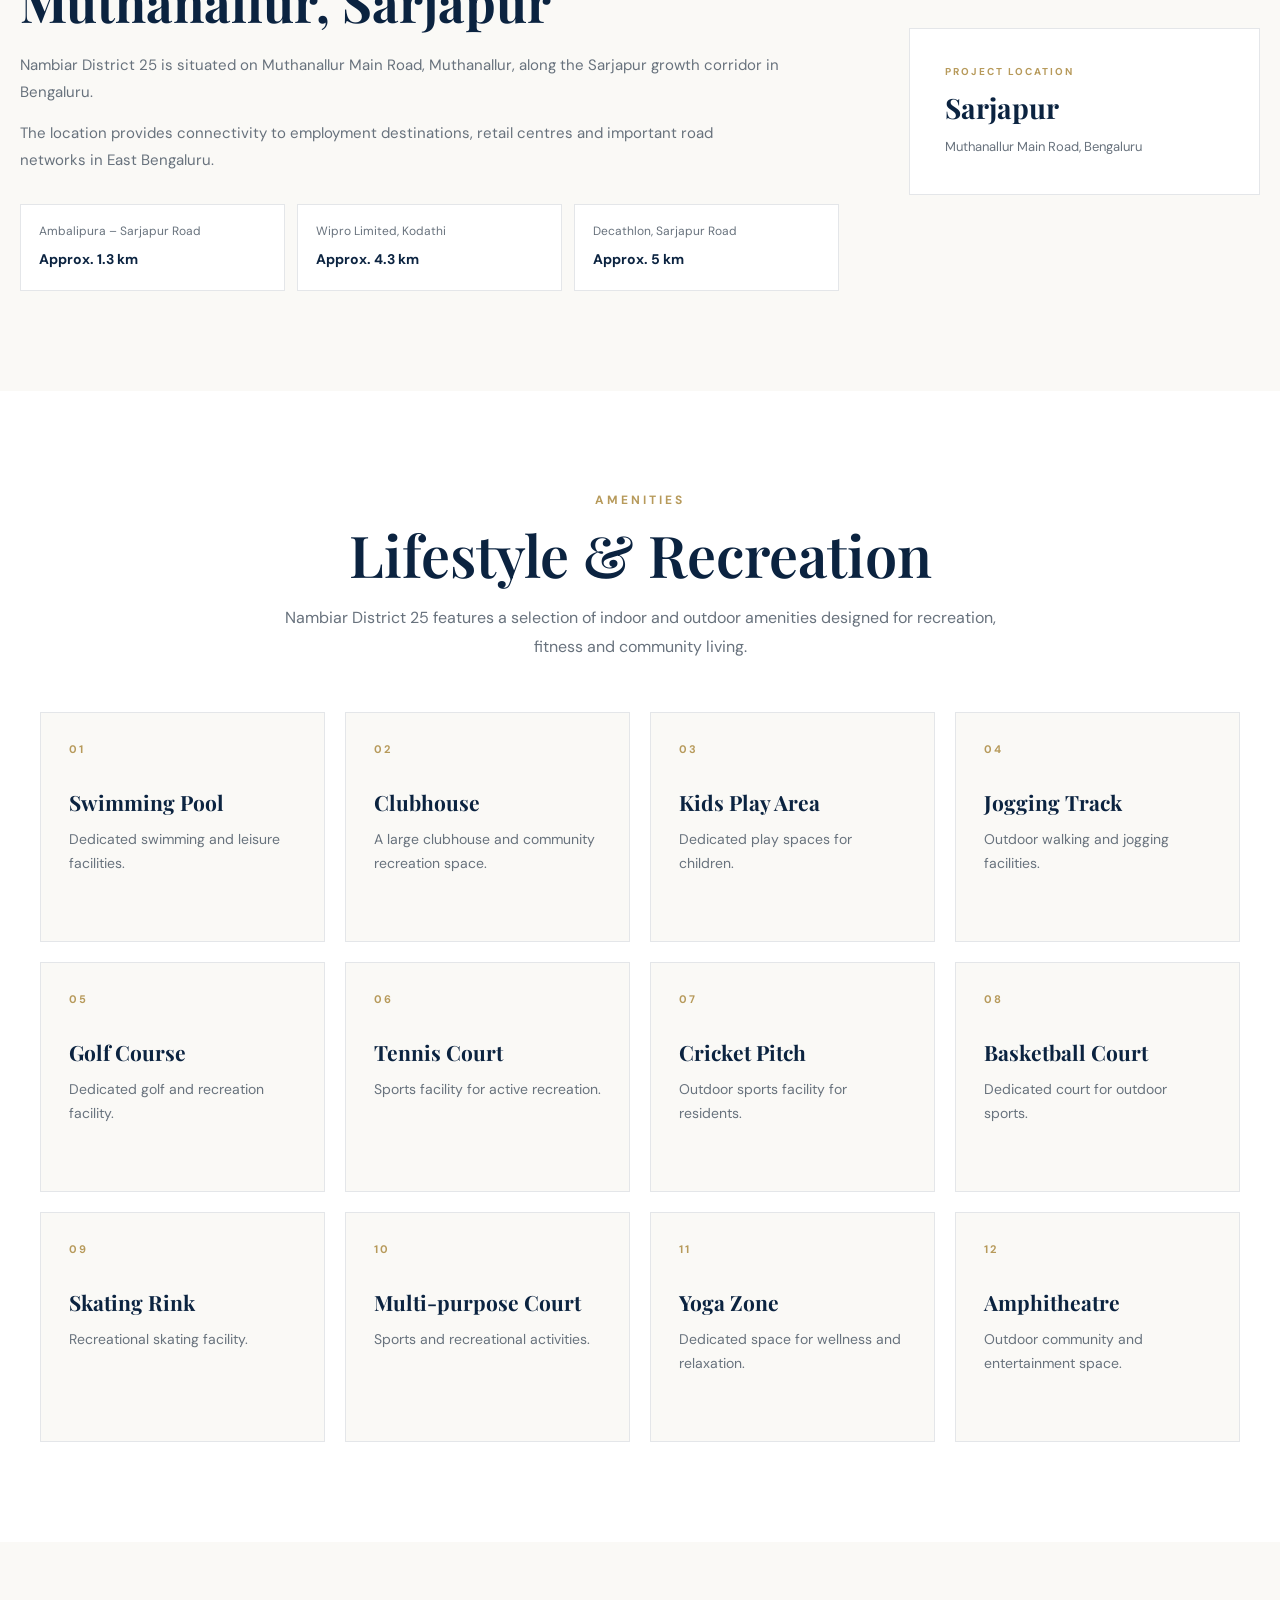
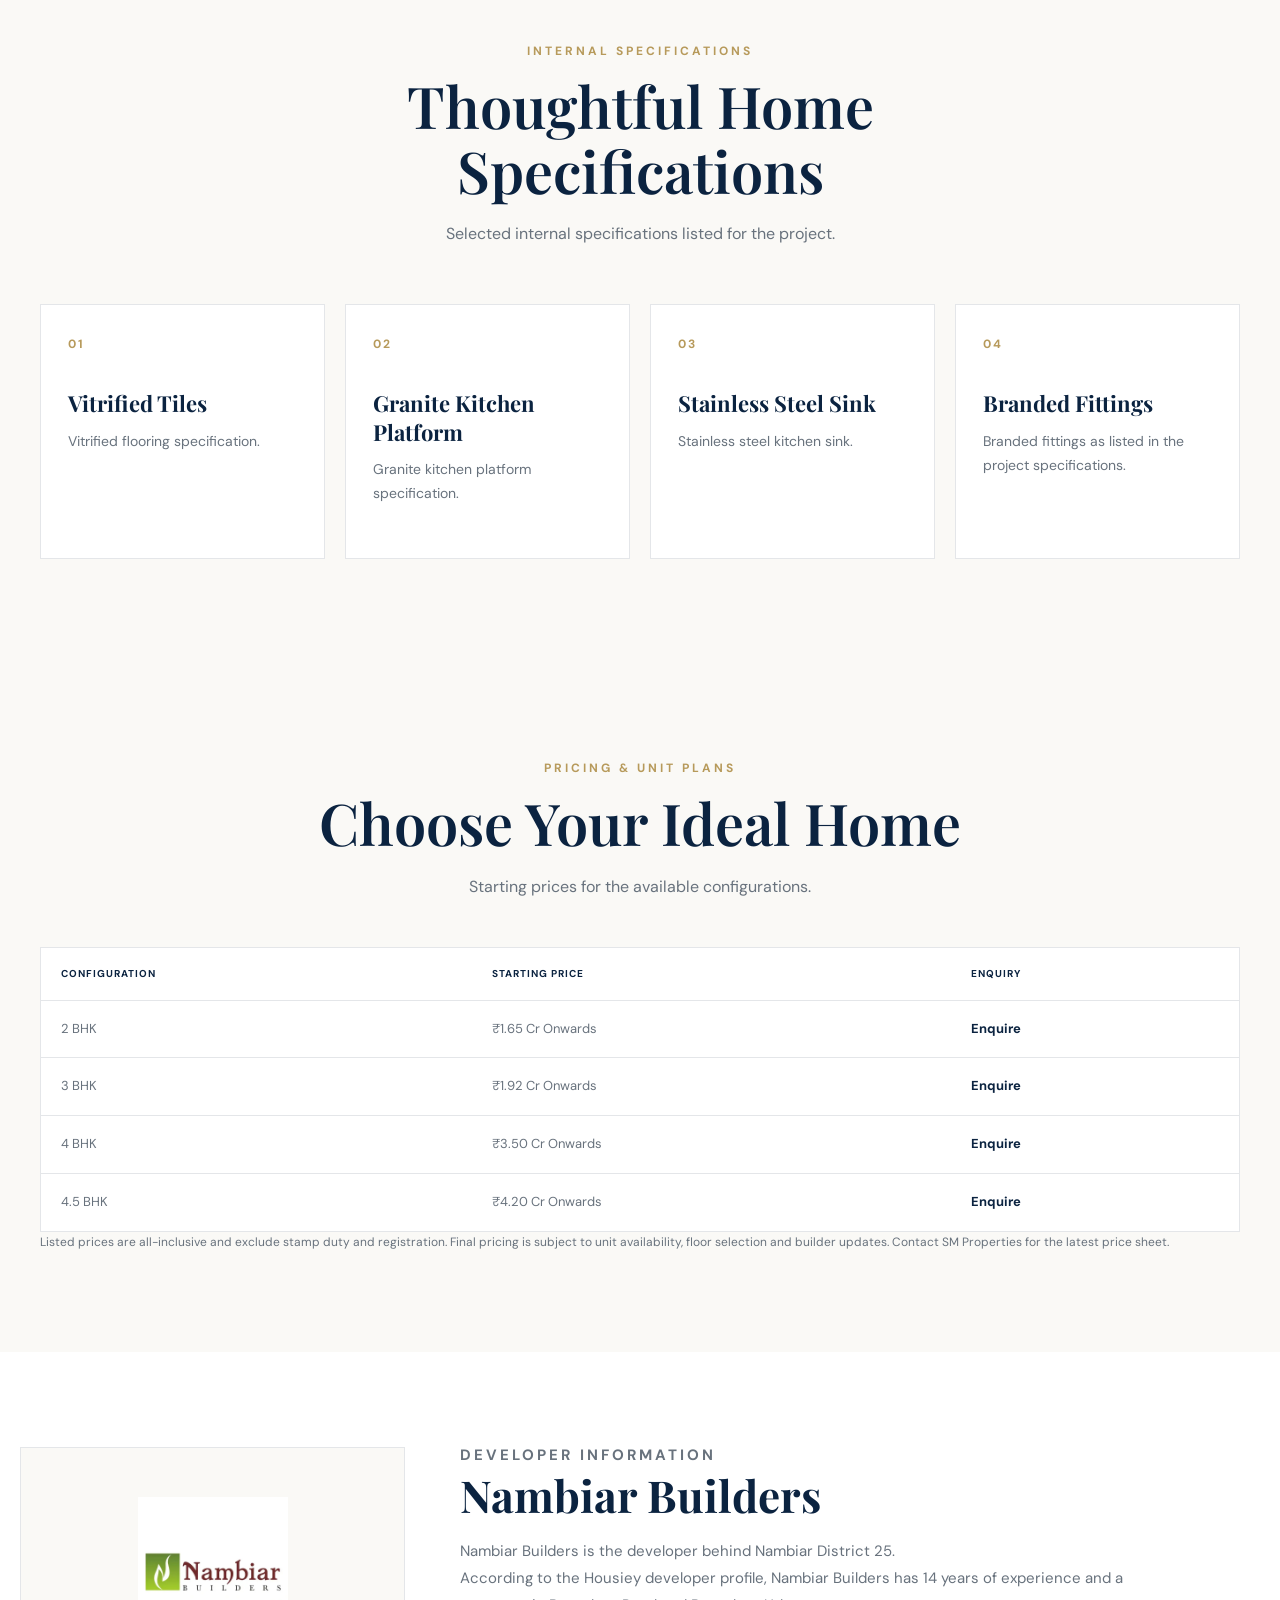
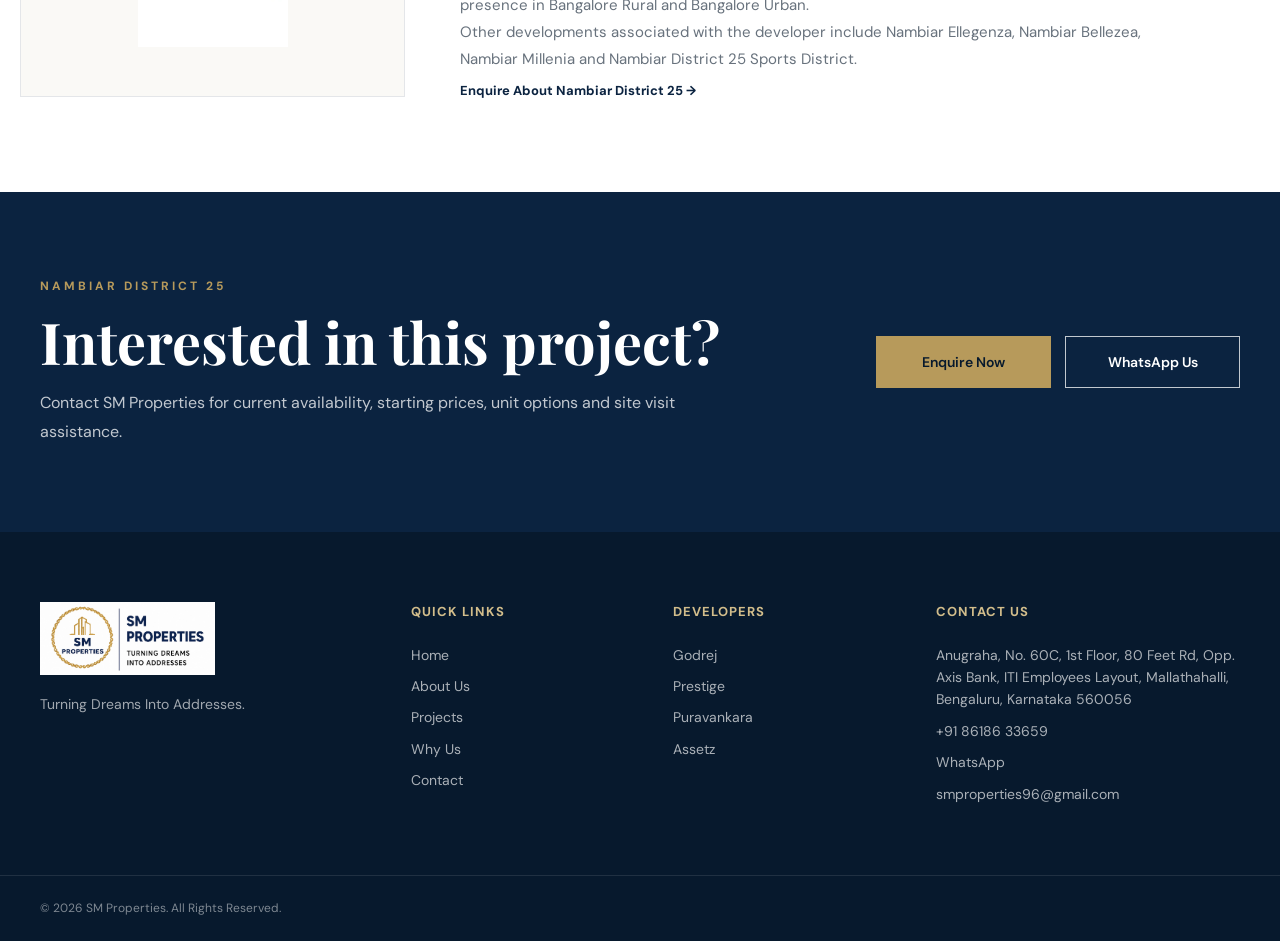
<file: nambiar-district-25.html>
<!DOCTYPE html>
<html lang="en">

<head>

    <meta charset="UTF-8">

    <meta name="viewport" content="width=device-width, initial-scale=1.0">

    <title>Nambiar District 25 | Sarjapur | SM Properties</title>

    <meta name="description"
        content="Explore Nambiar District 25 by Nambiar Builders in Muthanallur, Sarjapur. View project overview, amenities, location and starting prices with SM Properties.">

    <link rel="stylesheet" href="css/style.css">

    <link rel="stylesheet" href="css/project.css">
<!-- SM Properties Favicon -->
<link rel="icon" type="image/x-icon" href="/favicon.ico">
<link rel="icon" type="image/png" sizes="32x32" href="/favicon-32x32.png">
<link rel="icon" type="image/png" sizes="16x16" href="/favicon-16x16.png">
<link rel="apple-touch-icon" href="/apple-touch-icon.png">
</head>


<body class="project-detail-page">


    <!-- =====================================================
         HEADER
    ====================================================== -->

    <header class="site-header">

        <div class="container header-container">

            <a href="index.html" class="logo">

                <img src="images/logo.jpg" alt="SM Properties">

            </a>


            <nav class="main-nav">

                <a href="index.html">Home</a>

                <a href="about.html">About Us</a>

                <a href="projects.html">Projects</a>

                <a href="index.html#why-us">Why Us</a>

                <a href="contact.html">Contact</a>

            </nav>

<!-- HEADER SEARCH -->

<div class="header-search">

    <div class="search-input-wrap">

        <input
            type="search"
            id="siteSearchInput"
            placeholder="Search projects, locations, builders..."
            autocomplete="off"
            aria-label="Search projects, locations and builders"
            aria-controls="siteSearchResults"
        >

        <button
            type="button"
            id="siteSearchButton"
            aria-label="Search"
        >
            🔍
        </button>

    </div>

    <div
        id="siteSearchResults"
        class="search-results"
        hidden
    ></div>

</div>

<div class="header-actions">

                <a href="contact.html" class="header-button">
                    Enquire Now
                </a>


                <button
                    class="mobile-menu-button"
                    type="button"
                    aria-label="Open menu"
                    aria-expanded="false">

                    <span></span>
                    <span></span>
                    <span></span>

                </button>

            </div>

        </div>


        <div class="mobile-nav">

            <a href="index.html">Home</a>

            <a href="about.html">About Us</a>

            <a href="projects.html">Projects</a>

            <a href="index.html#why-us">Why Us</a>

            <a href="contact.html">Contact</a>

        </div>

    </header>



    <main>


        <!-- =================================================
             PROJECT HERO
        ================================================== -->

        <section class="project-detail-hero">

            <div class="container project-detail-hero-content">


                <div class="project-detail-image">

                    <img
                        src="images/projects/project-5.jpg"
                        alt="Nambiar District 25 residential development">

                </div>


                <div class="project-detail-intro">

                    <p class="section-subtitle">
                        NAMBIAR BUILDERS
                    </p>


                    <h1>
                        Nambiar District 25
                    </h1>


                    <p class="project-detail-location">
                        Muthanallur, Sarjapur Road, Bengaluru
                    </p>


                    <div class="project-detail-meta">

                        <span>2, 3, 4 & 4.5 BHK</span>

                        <span>1,244 – 2,995 sq ft</span>

                        <span>₹1.65 Cr Onwards</span>

                    </div>


                    <p>
                        Nambiar District 25 is a large residential
                        development by Nambiar Builders located on
                        Muthanallur Main Road, Sarjapur.

                        The development features premium residences
                        across six towers within a 210-acre land parcel.
                    </p>


                    <div class="project-detail-buttons">

                        <a href="contact.html" class="primary-button">
                            Enquire Now
                        </a>


                        <a
                            href="https://wa.me/918618633659"
                            target="_blank"
                            rel="noopener"
                            class="secondary-project-button">

                            WhatsApp Us

                        </a>

                    </div>

                </div>

            </div>

        </section>



        <!-- =================================================
             OVERVIEW
        ================================================== -->

        <section class="project-overview-section">

            <div class="container">


                <div class="section-heading">

                    <p class="section-subtitle">
                        PROJECT OVERVIEW
                    </p>

                    <h2>
                        Project at a Glance
                    </h2>

                    <p>
                        Key information about Nambiar District 25.
                    </p>

                </div>


                <div class="project-overview-grid">


                    <div class="project-overview-item">

                        <span>Land Parcel</span>

                        <strong>210 Acres</strong>

                    </div>


                    <div class="project-overview-item">

                        <span>Towers</span>

                        <strong>6 Towers</strong>

                    </div>


                    <div class="project-overview-item">

                        <span>Floors</span>

                        <strong>2B + G + 32</strong>

                    </div>


                    <div class="project-overview-item">

                        <span>Configurations</span>

                        <strong>2, 3, 4 & 4.5 BHK</strong>

                    </div>


                    <div class="project-overview-item">

                        <span>Built-up Area</span>

                        <strong>1,244 – 2,995 sq ft</strong>

                    </div>


                    <div class="project-overview-item">

                        <span>Target Possession</span>

                        <strong>December 2028</strong>

                    </div>


                    <div class="project-overview-item">

                        <span>RERA Possession</span>

                        <strong>January 2030</strong>

                    </div>


                    <div class="project-overview-item">

                        <span>RERA Number</span>

                        <strong>
                            PRM/KA/RERA/1251/308/PR/100125/007377
                        </strong>

                    </div>


                </div>

            </div>

        </section>



        <!-- =================================================
             LOCATION
        ================================================== -->

        <section class="project-location-section">

            <div class="container project-location-content">


                <div>

                    <p class="section-subtitle">
                        LOCATION
                    </p>


                    <h2>
                        Muthanallur, Sarjapur
                    </h2>


                    <p>
                        Nambiar District 25 is situated on Muthanallur
                        Main Road, Muthanallur, along the Sarjapur
                        growth corridor in Bengaluru.
                    </p>


                    <p>
                        The location provides connectivity to
                        employment destinations, retail centres
                        and important road networks in East Bengaluru.
                    </p>


                    <div class="project-nearby-list">


                        <div class="nearby-item">

                            <span>
                                Ambalipura – Sarjapur Road
                            </span>

                            <strong>
                                Approx. 1.3 km
                            </strong>

                        </div>


                        <div class="nearby-item">

                            <span>
                                Wipro Limited, Kodathi
                            </span>

                            <strong>
                                Approx. 4.3 km
                            </strong>

                        </div>


                        <div class="nearby-item">

                            <span>
                                Decathlon, Sarjapur Road
                            </span>

                            <strong>
                                Approx. 5 km
                            </strong>

                        </div>


                    </div>

                </div>


                <div class="location-highlight">

                    <span>
                        PROJECT LOCATION
                    </span>

                    <strong>
                        Sarjapur
                    </strong>

                    <small>
                        Muthanallur Main Road, Bengaluru
                    </small>

                </div>

            </div>

        </section>



        <!-- =================================================
             AMENITIES
        ================================================== -->

        <section class="project-amenities-section">

            <div class="container">


                <div class="section-heading">

                    <p class="section-subtitle">
                        AMENITIES
                    </p>

                    <h2>
                        Lifestyle & Recreation
                    </h2>

                    <p>
                        Nambiar District 25 features a selection
                        of indoor and outdoor amenities designed
                        for recreation, fitness and community living.
                    </p>

                </div>


                <div class="amenities-grid">


                    <div class="amenity-card">

                        <div class="amenity-icon">01</div>

                        <h3>Swimming Pool</h3>

                        <p>
                            Dedicated swimming and leisure facilities.
                        </p>

                    </div>


                    <div class="amenity-card">

                        <div class="amenity-icon">02</div>

                        <h3>Clubhouse</h3>

                        <p>
                            A large clubhouse and community recreation space.
                        </p>

                    </div>


                    <div class="amenity-card">

                        <div class="amenity-icon">03</div>

                        <h3>Kids Play Area</h3>

                        <p>
                            Dedicated play spaces for children.
                        </p>

                    </div>


                    <div class="amenity-card">

                        <div class="amenity-icon">04</div>

                        <h3>Jogging Track</h3>

                        <p>
                            Outdoor walking and jogging facilities.
                        </p>

                    </div>


                    <div class="amenity-card">

                        <div class="amenity-icon">05</div>

                        <h3>Golf Course</h3>

                        <p>
                            Dedicated golf and recreation facility.
                        </p>

                    </div>


                    <div class="amenity-card">

                        <div class="amenity-icon">06</div>

                        <h3>Tennis Court</h3>

                        <p>
                            Sports facility for active recreation.
                        </p>

                    </div>


                    <div class="amenity-card">

                        <div class="amenity-icon">07</div>

                        <h3>Cricket Pitch</h3>

                        <p>
                            Outdoor sports facility for residents.
                        </p>

                    </div>


                    <div class="amenity-card">

                        <div class="amenity-icon">08</div>

                        <h3>Basketball Court</h3>

                        <p>
                            Dedicated court for outdoor sports.
                        </p>

                    </div>


                    <div class="amenity-card">

                        <div class="amenity-icon">09</div>

                        <h3>Skating Rink</h3>

                        <p>
                            Recreational skating facility.
                        </p>

                    </div>


                    <div class="amenity-card">

                        <div class="amenity-icon">10</div>

                        <h3>Multi-purpose Court</h3>

                        <p>
                            Sports and recreational activities.
                        </p>

                    </div>


                    <div class="amenity-card">

                        <div class="amenity-icon">11</div>

                        <h3>Yoga Zone</h3>

                        <p>
                            Dedicated space for wellness and relaxation.
                        </p>

                    </div>


                    <div class="amenity-card">

                        <div class="amenity-icon">12</div>

                        <h3>Amphitheatre</h3>

                        <p>
                            Outdoor community and entertainment space.
                        </p>

                    </div>


                </div>

            </div>

        </section>



        <!-- =================================================
             INTERNAL SPECIFICATIONS
        ================================================== -->

        <section class="project-highlights-section">

            <div class="container">


                <div class="section-heading">

                    <p class="section-subtitle">
                        INTERNAL SPECIFICATIONS
                    </p>

                    <h2>
                        Thoughtful Home Specifications
                    </h2>

                    <p>
                        Selected internal specifications listed
                        for the project.
                    </p>

                </div>


                <div class="project-highlights-grid">


                    <div class="highlight-card">

                        <span class="highlight-number">01</span>

                        <h3>
                            Vitrified Tiles
                        </h3>

                        <p>
                            Vitrified flooring specification.
                        </p>

                    </div>


                    <div class="highlight-card">

                        <span class="highlight-number">02</span>

                        <h3>
                            Granite Kitchen Platform
                        </h3>

                        <p>
                            Granite kitchen platform specification.
                        </p>

                    </div>


                    <div class="highlight-card">

                        <span class="highlight-number">03</span>

                        <h3>
                            Stainless Steel Sink
                        </h3>

                        <p>
                            Stainless steel kitchen sink.
                        </p>

                    </div>


                    <div class="highlight-card">

                        <span class="highlight-number">04</span>

                        <h3>
                            Branded Fittings
                        </h3>

                        <p>
                            Branded fittings as listed in the project
                            specifications.
                        </p>

                    </div>


                </div>

            </div>

        </section>



        <!-- =================================================
             PRICING & UNIT PLANS
        ================================================== -->

        <section class="pricing-section">

            <div class="container">


                <div class="section-heading">

                    <p class="section-subtitle">
                        PRICING & UNIT PLANS
                    </p>

                    <h2>
                        Choose Your Ideal Home
                    </h2>

                    <p>
                        Starting prices for the available configurations.
                    </p>

                </div>


                <div class="pricing-table-wrapper">

                    <table class="pricing-table">

                        <thead>

                            <tr>

                                <th>
                                    Configuration
                                </th>

                                <th>
                                    Starting Price
                                </th>

                                <th>
                                    Enquiry
                                </th>

                            </tr>

                        </thead>


                        <tbody>


                            <tr>

                                <td>
                                    2 BHK
                                </td>

                                <td>
                                    ₹1.65 Cr Onwards
                                </td>

                                <td>

                                    <a
                                        href="contact.html"
                                        class="table-enquiry">

                                        Enquire

                                    </a>

                                </td>

                            </tr>


                            <tr>

                                <td>
                                    3 BHK
                                </td>

                                <td>
                                    ₹1.92 Cr Onwards
                                </td>

                                <td>

                                    <a
                                        href="contact.html"
                                        class="table-enquiry">

                                        Enquire

                                    </a>

                                </td>

                            </tr>


                            <tr>

                                <td>
                                    4 BHK
                                </td>

                                <td>
                                    ₹3.50 Cr Onwards
                                </td>

                                <td>

                                    <a
                                        href="contact.html"
                                        class="table-enquiry">

                                        Enquire

                                    </a>

                                </td>

                            </tr>


                            <tr>

                                <td>
                                    4.5 BHK
                                </td>

                                <td>
                                    ₹4.20 Cr Onwards
                                </td>

                                <td>

                                    <a
                                        href="contact.html"
                                        class="table-enquiry">

                                        Enquire

                                    </a>

                                </td>

                            </tr>


                        </tbody>

                    </table>

                </div>


                <p class="pricing-note">
                    Listed prices are all-inclusive and exclude
                    stamp duty and registration. Final pricing is
                    subject to unit availability, floor selection
                    and builder updates. Contact SM Properties for
                    the latest price sheet.
                </p>

            </div>

        </section>



        <!-- =================================================
             DEVELOPER INFORMATION
        ================================================== -->

        <section class="developer-information-section">

            <div class="container developer-information-grid">


                <div class="developer-information-logo">

                   <div class="developer-logo">
    <img
        src="images/builders/nambiar.jpg"
        alt="Nambiar Builders Logo"
    >
</div>


                </div>


                <div class="developer-information-content">

                    <p class="section-subtitle">
                        DEVELOPER INFORMATION
                    </p>


                    <h2>
                        Nambiar Builders
                    </h2>


                    <p>
                        Nambiar Builders is the developer behind
                        Nambiar District 25.
                    </p>


                    <p>
                        According to the Housiey developer profile,
                        Nambiar Builders has 14 years of experience
                        and a presence in Bangalore Rural and
                        Bangalore Urban.
                    </p>


                    <p>
                        Other developments associated with the
                        developer include Nambiar Ellegenza,
                        Nambiar Bellezea, Nambiar Millenia and
                        Nambiar District 25 Sports District.
                    </p>


                    <a
                        href="contact.html"
                        class="text-button">

                        Enquire About Nambiar District 25 →

                    </a>

                </div>

            </div>

        </section>



        <!-- =================================================
             FINAL ENQUIRY CTA
        ================================================== -->

        <section class="cta-section">

            <div class="container cta-container">


                <div class="cta-content">

                    <p class="section-subtitle">
                        NAMBIAR DISTRICT 25
                    </p>


                    <h2>
                        Interested in this project?
                    </h2>


                    <p>
                        Contact SM Properties for current availability,
                        starting prices, unit options and site visit
                        assistance.
                    </p>

                </div>


                <div class="cta-buttons">

                    <a
                        href="contact.html"
                        class="primary-button">

                        Enquire Now

                    </a>


                    <a
                        href="https://wa.me/918618633659"
                        target="_blank"
                        rel="noopener"
                        class="secondary-button">

                        WhatsApp Us

                    </a>

                </div>

            </div>

        </section>


    </main>



    <!-- =====================================================
         FOOTER
    ====================================================== -->

    <footer class="site-footer">

        <div class="container footer-grid">


            <div class="footer-brand">

                <img
                    src="images/logo.jpg"
                    alt="SM Properties"
                    class="footer-logo">

                <p>
                    Turning Dreams Into Addresses.
                </p>

            </div>


            <div class="footer-column">

                <h4>Quick Links</h4>

                <a href="index.html">Home</a>

                <a href="about.html">About Us</a>

                <a href="projects.html">Projects</a>

                <a href="index.html#why-us">Why Us</a>

                <a href="contact.html">Contact</a>

            </div>


            <div class="footer-column">

                <h4>Developers</h4>

                <a href="projects.html?developer=godrej">Godrej</a>

                <a href="projects.html?developer=prestige">Prestige</a>

                <a href="projects.html?developer=puravankara">Puravankara</a>

                <a href="projects.html?developer=assetz">Assetz</a>

            </div>


            <div class="footer-column">

                <h4>Contact Us</h4>

                <p>
                    Anugraha, No. 60C, 1st Floor,
                    80 Feet Rd, Opp. Axis Bank,
                    ITI Employees Layout, Mallathahalli,
                    Bengaluru, Karnataka 560056
                </p>

                <a href="tel:+918618633659">
                    +91 86186 33659
                </a>

                <a href="https://wa.me/918618633659">
                    WhatsApp
                </a>

                <a href="mailto:smproperties96@gmail.com">
                    smproperties96@gmail.com
                </a>

            </div>


        </div>


        <div class="footer-bottom">

            <div class="container footer-bottom-container">

                <p>
                    © 2026 SM Properties. All Rights Reserved.
                </p>

            </div>

        </div>

    </footer>



    <!-- FLOATING WHATSAPP -->

    <a
        href="https://wa.me/918618633659"
        target="_blank"
        rel="noopener"
        class="floating-whatsapp">

        WhatsApp

    </a>


    <script src="js/script.js"></script>

</body>

</html>
</file>
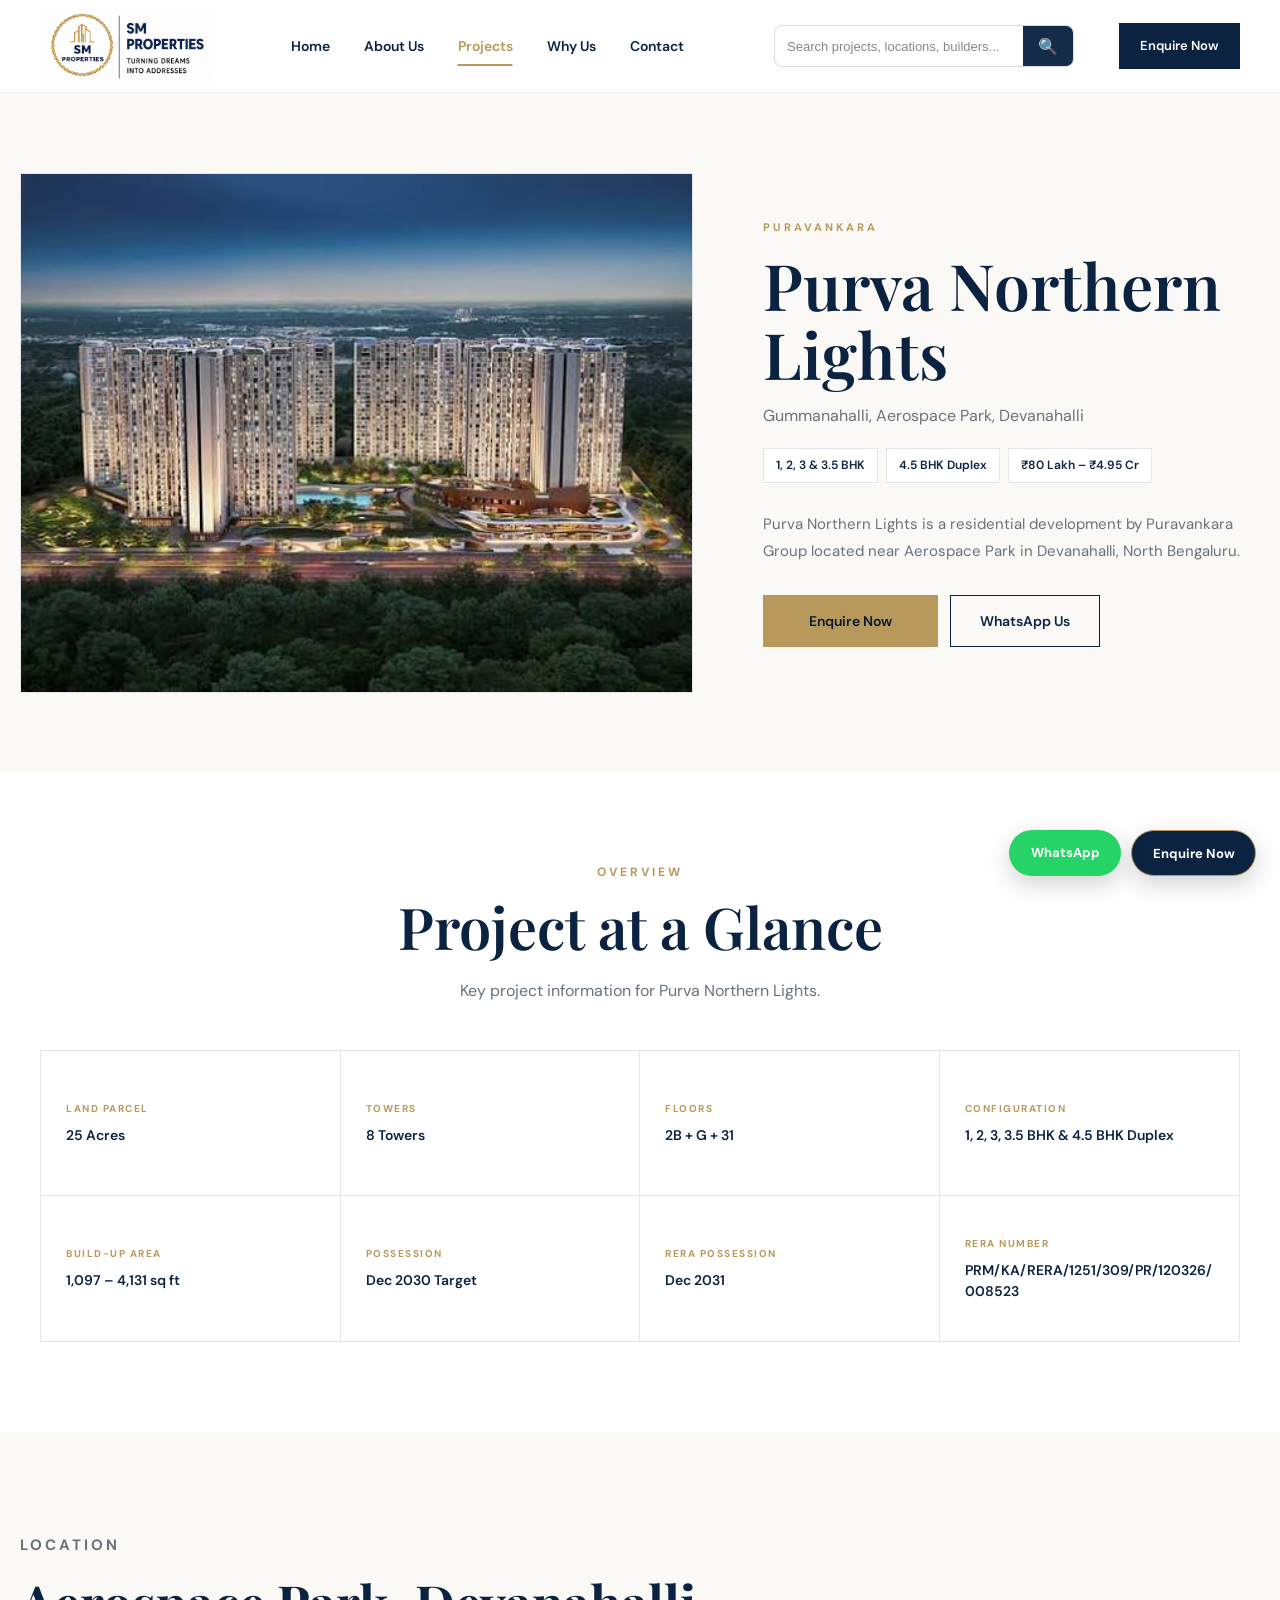
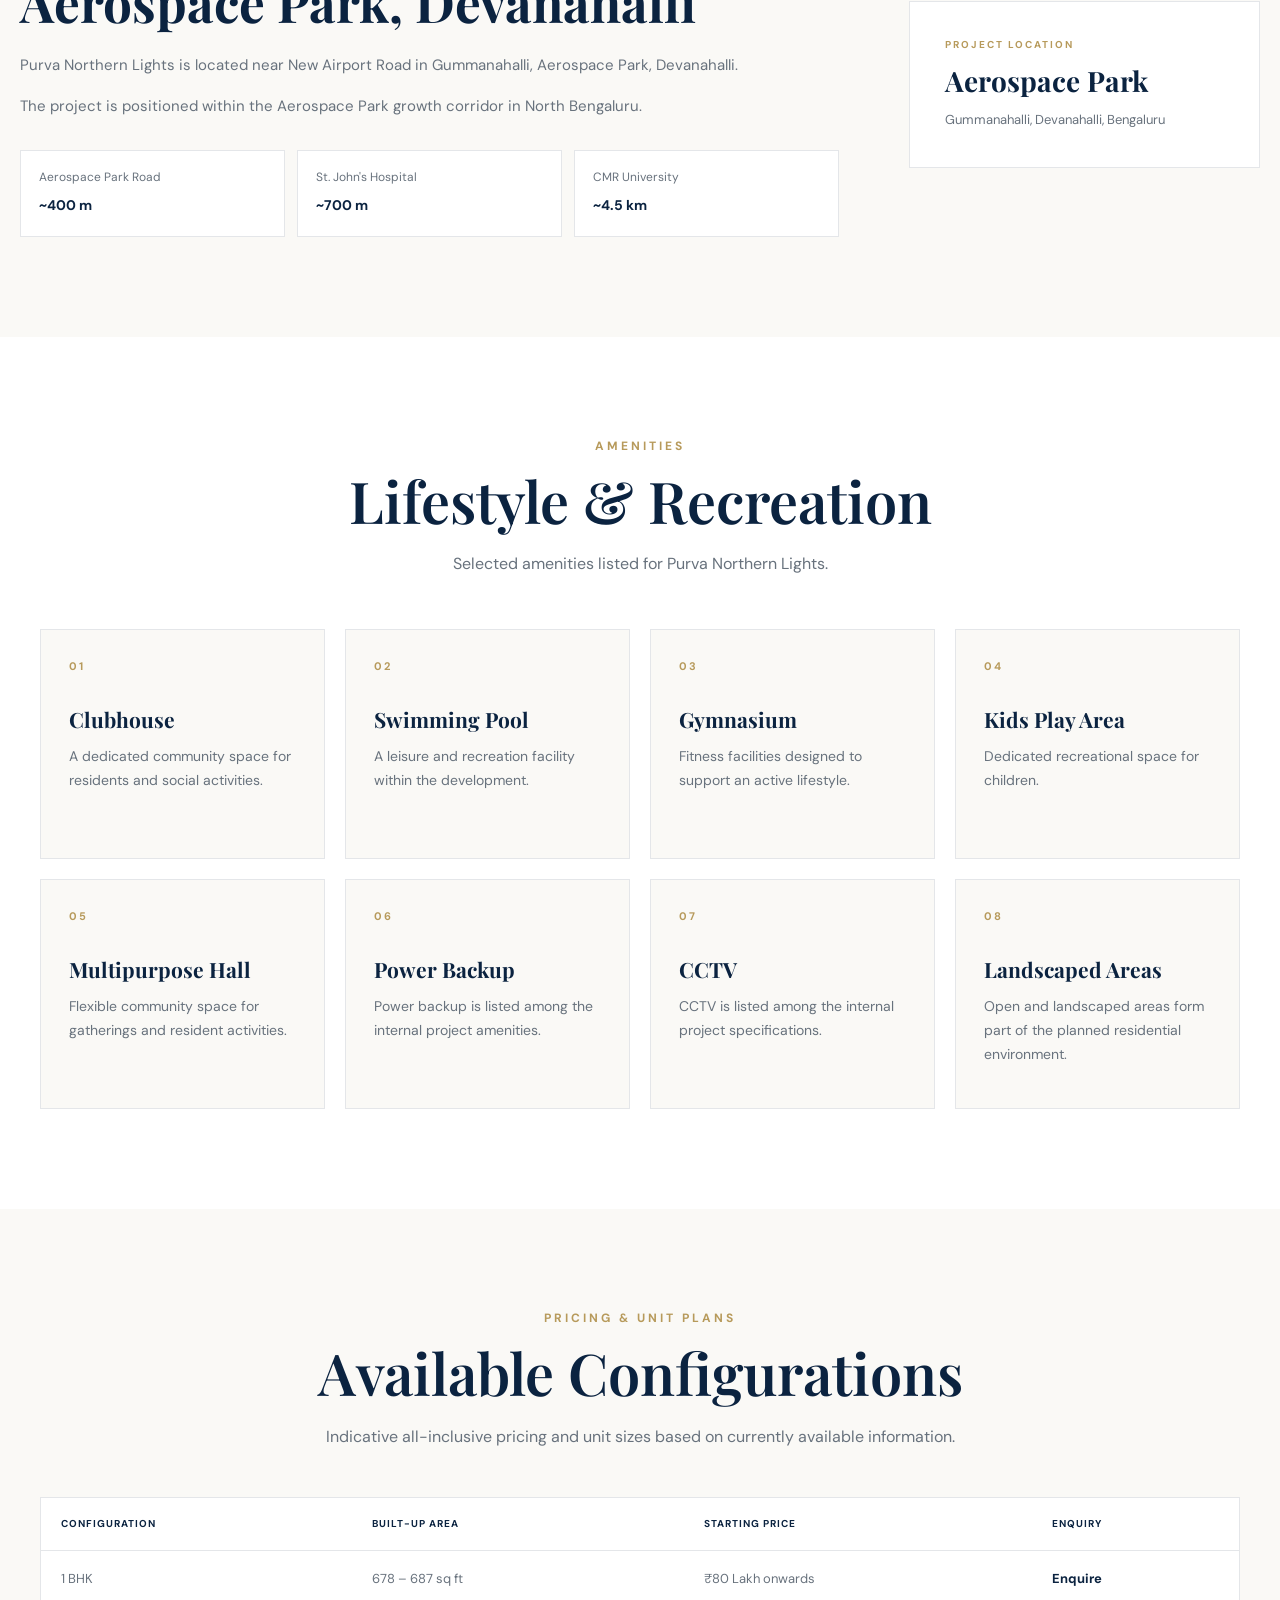
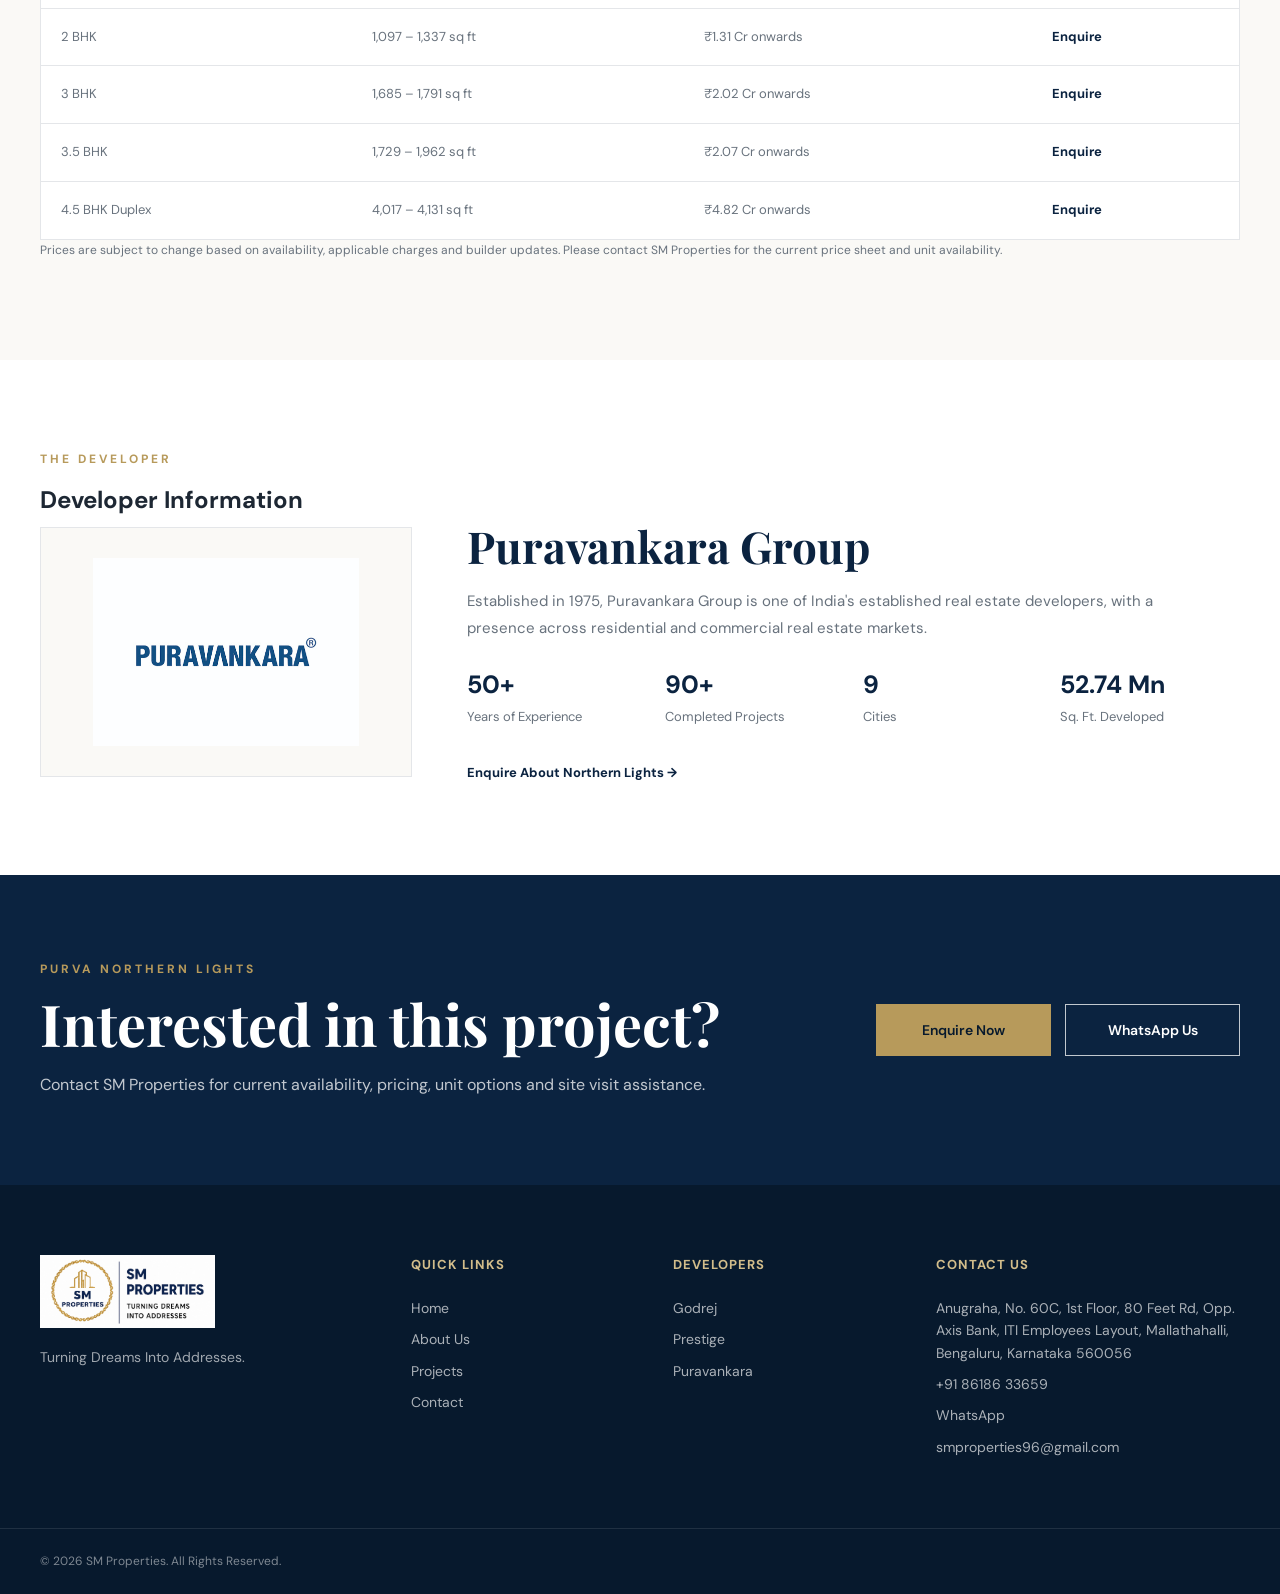
<file: northern-lights.html>
<!DOCTYPE html>
<html lang="en">

<head>

    <meta charset="UTF-8">

    <meta
        name="viewport"
        content="width=device-width, initial-scale=1.0"
    >

    <title>
        Purva Northern Lights | Puravankara | SM Properties
    </title>

    <meta
        name="description"
        content="Explore Purva Northern Lights by Puravankara at Aerospace Park, Devanahalli with SM Properties."
    >

    <link
        rel="stylesheet"
        href="css/style.css"
    >
    <link
    rel="stylesheet"
    href="css/project.css"
>
<!-- SM Properties Favicon -->
<link rel="icon" type="image/x-icon" href="/favicon.ico">
<link rel="icon" type="image/png" sizes="32x32" href="/favicon-32x32.png">
<link rel="icon" type="image/png" sizes="16x16" href="/favicon-16x16.png">
<link rel="apple-touch-icon" href="/apple-touch-icon.png">

</head>


<body class="project-detail-page">


    <!-- =====================================================
         HEADER
    ====================================================== -->

    <header class="site-header">

        <div class="container header-container">


            <a
                href="index.html"
                class="logo"
            >

                <img
                    src="images/logo.jpg"
                    alt="SM Properties"
                >

            </a>


            <nav class="main-nav">

                <a href="index.html">
                    Home
                </a>

                <a href="about.html">
                    About Us
                </a>

                <a href="projects.html">
                    Projects
                </a>

                <a href="index.html#why-us">
                    Why Us
                </a>

                <a href="contact.html">
                    Contact
                </a>

            </nav>

<!-- HEADER SEARCH -->

<div class="header-search">

    <div class="search-input-wrap">

        <input
            type="search"
            id="siteSearchInput"
            placeholder="Search projects, locations, builders..."
            autocomplete="off"
            aria-label="Search projects, locations and builders"
            aria-controls="siteSearchResults"
        >

        <button
            type="button"
            id="siteSearchButton"
            aria-label="Search"
        >
            🔍
        </button>

    </div>

    <div
        id="siteSearchResults"
        class="search-results"
        hidden
    ></div>

</div>

<div class="header-actions">

                <a
                    href="contact.html"
                    class="header-button"
                >
                    Enquire Now
                </a>


                <button
                    class="mobile-menu-button"
                    type="button"
                    aria-label="Open menu"
                    aria-expanded="false"
                >

                    <span></span>
                    <span></span>
                    <span></span>

                </button>

            </div>

        </div>


        <!-- MOBILE NAV -->

        <div class="mobile-nav">

            <a href="index.html">
                Home
            </a>

            <a href="about.html">
                About Us
            </a>

            <a href="projects.html">
                Projects
            </a>

            <a href="index.html#why-us">
                Why Us
            </a>

            <a href="contact.html">
                Contact
            </a>

        </div>

    </header>



    <main>


        <!-- =================================================
             PROJECT HERO
        ================================================== -->

        <section class="project-detail-hero">

            <div class="container project-detail-hero-content">


                <!-- PROJECT IMAGE -->

                <div class="project-detail-image">

                    <img
                        src="images/projects/project-1.jpg"
                        alt="Purva Northern Lights"
                    >

                </div>


                <!-- PROJECT INTRO -->

                <div class="project-detail-intro">

                    <p class="section-subtitle">
                        PURAVANKARA
                    </p>


                    <h1>
                        Purva Northern Lights
                    </h1>


                    <p class="project-detail-location">
                        Gummanahalli, Aerospace Park, Devanahalli
                    </p>


                    <div class="project-detail-meta">

                        <span>
                            1, 2, 3 & 3.5 BHK
                        </span>

                        <span>
                            4.5 BHK Duplex
                        </span>

                        <span>
                            ₹80 Lakh – ₹4.95 Cr
                        </span>

                    </div>


                    <p>
                        Purva Northern Lights is a residential development
                        by Puravankara Group located near Aerospace Park
                        in Devanahalli, North Bengaluru.
                    </p>


                    <div class="project-detail-buttons">

                        <a
                            href="contact.html"
                            class="primary-button"
                        >
                            Enquire Now
                        </a>


                        <a
                            href="https://wa.me/918618633659"
                            target="_blank"
                            rel="noopener"
                            class="secondary-project-button"
                        >
                            WhatsApp Us
                        </a>

                    </div>

                </div>

            </div>

        </section>



        <!-- =================================================
             OVERVIEW
        ================================================== -->

        <section class="project-overview-section">

            <div class="container">


                <div class="section-heading">

                    <p class="section-subtitle">
                        OVERVIEW
                    </p>

                    <h2>
                        Project at a Glance
                    </h2>

                    <p>
                        Key project information for Purva Northern Lights.
                    </p>

                </div>


                <div class="project-overview-grid">


                    <div class="project-overview-item">

                        <span>
                            Land Parcel
                        </span>

                        <strong>
                            25 Acres
                        </strong>

                    </div>


                    <div class="project-overview-item">

                        <span>
                            Towers
                        </span>

                        <strong>
                            8 Towers
                        </strong>

                    </div>


                    <div class="project-overview-item">

                        <span>
                            Floors
                        </span>

                        <strong>
                            2B + G + 31
                        </strong>

                    </div>


                    <div class="project-overview-item">

                        <span>
                            Configuration
                        </span>

                        <strong>
                            1, 2, 3, 3.5 BHK & 4.5 BHK Duplex
                        </strong>

                    </div>


                    <div class="project-overview-item">

                        <span>
                            Build-up Area
                        </span>

                        <strong>
                            1,097 – 4,131 sq ft
                        </strong>

                    </div>


                    <div class="project-overview-item">

                        <span>
                            Possession
                        </span>

                        <strong>
                            Dec 2030 Target
                        </strong>

                    </div>


                    <div class="project-overview-item">

                        <span>
                            RERA Possession
                        </span>

                        <strong>
                            Dec 2031
                        </strong>

                    </div>


                    <div class="project-overview-item">

                        <span>
                            RERA Number
                        </span>

                        <strong>
                            PRM/KA/RERA/1251/309/PR/120326/008523
                        </strong>

                    </div>


                </div>

            </div>

        </section>



        <!-- =================================================
             LOCATION
        ================================================== -->

        <section class="project-location-section">

            <div class="container project-location-content">


                <div>

                    <p class="section-subtitle">
                        LOCATION
                    </p>


                    <h2>
                        Aerospace Park, Devanahalli
                    </h2>


                    <p>
                        Purva Northern Lights is located near New Airport
                        Road in Gummanahalli, Aerospace Park, Devanahalli.
                    </p>


                    <p>
                        The project is positioned within the Aerospace Park
                        growth corridor in North Bengaluru.
                    </p>


                    <div class="project-nearby-list">


                        <div class="nearby-item">

                            <span>
                                Aerospace Park Road
                            </span>

                            <strong>
                                ~400 m
                            </strong>

                        </div>


                        <div class="nearby-item">

                            <span>
                                St. John's Hospital
                            </span>

                            <strong>
                                ~700 m
                            </strong>

                        </div>


                        <div class="nearby-item">

                            <span>
                                CMR University
                            </span>

                            <strong>
                                ~4.5 km
                            </strong>

                        </div>


                    </div>

                </div>


                <div class="location-highlight">

                    <span>
                        PROJECT LOCATION
                    </span>

                    <strong>
                        Aerospace Park
                    </strong>

                    <small>
                        Gummanahalli, Devanahalli, Bengaluru
                    </small>

                </div>

            </div>

        </section>



        <!-- =================================================
             AMENITIES
        ================================================== -->

        <section class="project-amenities-section">

            <div class="container">


                <div class="section-heading">

                    <p class="section-subtitle">
                        AMENITIES
                    </p>

                    <h2>
                        Lifestyle & Recreation
                    </h2>

                    <p>
                        Selected amenities listed for Purva Northern Lights.
                    </p>

                </div>


                <div class="amenities-grid">


                    <div class="amenity-card">

                        <div class="amenity-icon">
                            01
                        </div>

                        <h3>
                            Clubhouse
                        </h3>

                        <p>
                            A dedicated community space for residents
                            and social activities.
                        </p>

                    </div>


                    <div class="amenity-card">

                        <div class="amenity-icon">
                            02
                        </div>

                        <h3>
                            Swimming Pool
                        </h3>

                        <p>
                            A leisure and recreation facility within
                            the development.
                        </p>

                    </div>


                    <div class="amenity-card">

                        <div class="amenity-icon">
                            03
                        </div>

                        <h3>
                            Gymnasium
                        </h3>

                        <p>
                            Fitness facilities designed to support
                            an active lifestyle.
                        </p>

                    </div>


                    <div class="amenity-card">

                        <div class="amenity-icon">
                            04
                        </div>

                        <h3>
                            Kids Play Area
                        </h3>

                        <p>
                            Dedicated recreational space for children.
                        </p>

                    </div>


                    <div class="amenity-card">

                        <div class="amenity-icon">
                            05
                        </div>

                        <h3>
                            Multipurpose Hall
                        </h3>

                        <p>
                            Flexible community space for gatherings
                            and resident activities.
                        </p>

                    </div>


                    <div class="amenity-card">

                        <div class="amenity-icon">
                            06
                        </div>

                        <h3>
                            Power Backup
                        </h3>

                        <p>
                            Power backup is listed among the internal
                            project amenities.
                        </p>

                    </div>


                    <div class="amenity-card">

                        <div class="amenity-icon">
                            07
                        </div>

                        <h3>
                            CCTV
                        </h3>

                        <p>
                            CCTV is listed among the internal project
                            specifications.
                        </p>

                    </div>


                    <div class="amenity-card">

                        <div class="amenity-icon">
                            08
                        </div>

                        <h3>
                            Landscaped Areas
                        </h3>

                        <p>
                            Open and landscaped areas form part of the
                            planned residential environment.
                        </p>

                    </div>


                </div>

            </div>

        </section>



        <!-- =================================================
             PRICING & UNIT PLANS
        ================================================== -->

        <section class="pricing-section">

            <div class="container">


                <div class="section-heading">

                    <p class="section-subtitle">
                        PRICING & UNIT PLANS
                    </p>

                    <h2>
                        Available Configurations
                    </h2>

                    <p>
                        Indicative all-inclusive pricing and unit
                        sizes based on currently available information.
                    </p>

                </div>


                <div class="pricing-table-wrapper">

                    <table class="pricing-table">

                        <thead>

                            <tr>

                                <th>
                                    Configuration
                                </th>

                                <th>
                                    Built-up Area
                                </th>

                                <th>
                                    Starting Price
                                </th>

                                <th>
                                    Enquiry
                                </th>

                            </tr>

                        </thead>


                        <tbody>


                            <tr>

                                <td>
                                    1 BHK
                                </td>

                                <td>
                                    678 – 687 sq ft
                                </td>

                                <td>
                                    ₹80 Lakh onwards
                                </td>

                                <td>

                                    <a
                                        href="contact.html"
                                        class="table-enquiry"
                                    >
                                        Enquire
                                    </a>

                                </td>

                            </tr>


                            <tr>

                                <td>
                                    2 BHK
                                </td>

                                <td>
                                    1,097 – 1,337 sq ft
                                </td>

                                <td>
                                    ₹1.31 Cr onwards
                                </td>

                                <td>

                                    <a
                                        href="contact.html"
                                        class="table-enquiry"
                                    >
                                        Enquire
                                    </a>

                                </td>

                            </tr>


                            <tr>

                                <td>
                                    3 BHK
                                </td>

                                <td>
                                    1,685 – 1,791 sq ft
                                </td>

                                <td>
                                    ₹2.02 Cr onwards
                                </td>

                                <td>

                                    <a
                                        href="contact.html"
                                        class="table-enquiry"
                                    >
                                        Enquire
                                    </a>

                                </td>

                            </tr>


                            <tr>

                                <td>
                                    3.5 BHK
                                </td>

                                <td>
                                    1,729 – 1,962 sq ft
                                </td>

                                <td>
                                    ₹2.07 Cr onwards
                                </td>

                                <td>

                                    <a
                                        href="contact.html"
                                        class="table-enquiry"
                                    >
                                        Enquire
                                    </a>

                                </td>

                            </tr>


                            <tr>

                                <td>
                                    4.5 BHK Duplex
                                </td>

                                <td>
                                    4,017 – 4,131 sq ft
                                </td>

                                <td>
                                    ₹4.82 Cr onwards
                                </td>

                                <td>

                                    <a
                                        href="contact.html"
                                        class="table-enquiry"
                                    >
                                        Enquire
                                    </a>

                                </td>

                            </tr>


                        </tbody>

                    </table>

                </div>


                <p class="pricing-note">
                    Prices are subject to change based on availability,
                    applicable charges and builder updates. Please contact
                    SM Properties for the current price sheet and unit availability.
                </p>

            </div>

        </section>



        
<!-- DEVELOPER INFORMATION -->

<section class="project-extra-section">

    <div class="container">

        <div class="project-section-intro">
            <p class="section-subtitle">The Developer</p>
            <h2>Developer Information</h2>
        </div>

        <div class="developer-information-card">

            <img
                src="images/builders/puravankara.jpg"
                alt="Puravankara Group Logo"
            >

            <div class="developer-information-content">

                <h3>Puravankara Group</h3>

                <p>
                    Established in 1975, Puravankara Group is one of
                    India's established real estate developers, with
                    a presence across residential and commercial
                    real estate markets.
                </p>

                <div class="developer-stats">

                    <div class="developer-stat">
                        <h4>50+</h4>
                        <p>Years of Experience</p>
                    </div>

                    <div class="developer-stat">
                        <h4>90+</h4>
                        <p>Completed Projects</p>
                    </div>

                    <div class="developer-stat">
                        <h4>9</h4>
                        <p>Cities</p>
                    </div>

                    <div class="developer-stat">
                        <h4>52.74 Mn</h4>
                        <p>Sq. Ft. Developed</p>
                    </div>

                </div>

                <a href="contact.html" class="text-button">
                    Enquire About Northern Lights →
                </a>

            </div>

        </div>

    </div>

</section>



        <!-- =================================================
             FINAL CTA
        ================================================== -->

        <section class="cta-section">

            <div class="container cta-container">


                <div class="cta-content">

                    <p class="section-subtitle">
                        PURVA NORTHERN LIGHTS
                    </p>


                    <h2>
                        Interested in this project?
                    </h2>


                    <p>
                        Contact SM Properties for current availability,
                        pricing, unit options and site visit assistance.
                    </p>

                </div>


                <div class="cta-buttons">

                    <a
                        href="contact.html"
                        class="primary-button"
                    >
                        Enquire Now
                    </a>


                    <a
                        href="https://wa.me/918618633659"
                        target="_blank"
                        rel="noopener"
                        class="secondary-button"
                    >
                        WhatsApp Us
                    </a>

                </div>

            </div>

        </section>


    </main>



    <!-- =====================================================
         FOOTER
    ====================================================== -->

    <footer class="site-footer">

        <div class="container footer-grid">


            <div class="footer-brand">

                <img
                    src="images/logo.jpg"
                    alt="SM Properties"
                    class="footer-logo"
                >

                <p>
                    Turning Dreams Into Addresses.
                </p>

            </div>


            <div class="footer-column">

                <h4>
                    Quick Links
                </h4>

                <a href="index.html">
                    Home
                </a>

                <a href="about.html">
                    About Us
                </a>

                <a href="projects.html">
                    Projects
                </a>

                <a href="contact.html">
                    Contact
                </a>

            </div>


            <div class="footer-column">

                <h4>
                    Developers
                </h4>

                <a href="#">
                    Godrej
                </a>

                <a href="#">
                    Prestige
                </a>

                <a href="#">
                    Puravankara
                </a>

            </div>


            <div class="footer-column">

                <h4>
                    Contact Us
                </h4>

                <p>
                    Anugraha, No. 60C, 1st Floor,
                    80 Feet Rd, Opp. Axis Bank,
                    ITI Employees Layout,
                    Mallathahalli,
                    Bengaluru, Karnataka 560056
                </p>

                <a href="tel:+918618633659">
                    +91 86186 33659
                </a>

                <a
                    href="https://wa.me/918618633659"
                    target="_blank"
                    rel="noopener"
                >
                    WhatsApp
                </a>

                <a href="mailto:smproperties96@gmail.com">
                    smproperties96@gmail.com
                </a>

            </div>


        </div>


        <div class="footer-bottom">

            <div class="container footer-bottom-container">

                <p>
                    © 2026 SM Properties. All Rights Reserved.
                </p>

            </div>

        </div>

    </footer>



    <!-- FLOATING WHATSAPP -->

    <a
        href="https://wa.me/918618633659"
        target="_blank"
        rel="noopener"
        class="floating-whatsapp"
    >
        WhatsApp
    </a>


    <script src="js/script.js"></script>

</body>

</html>
</file>
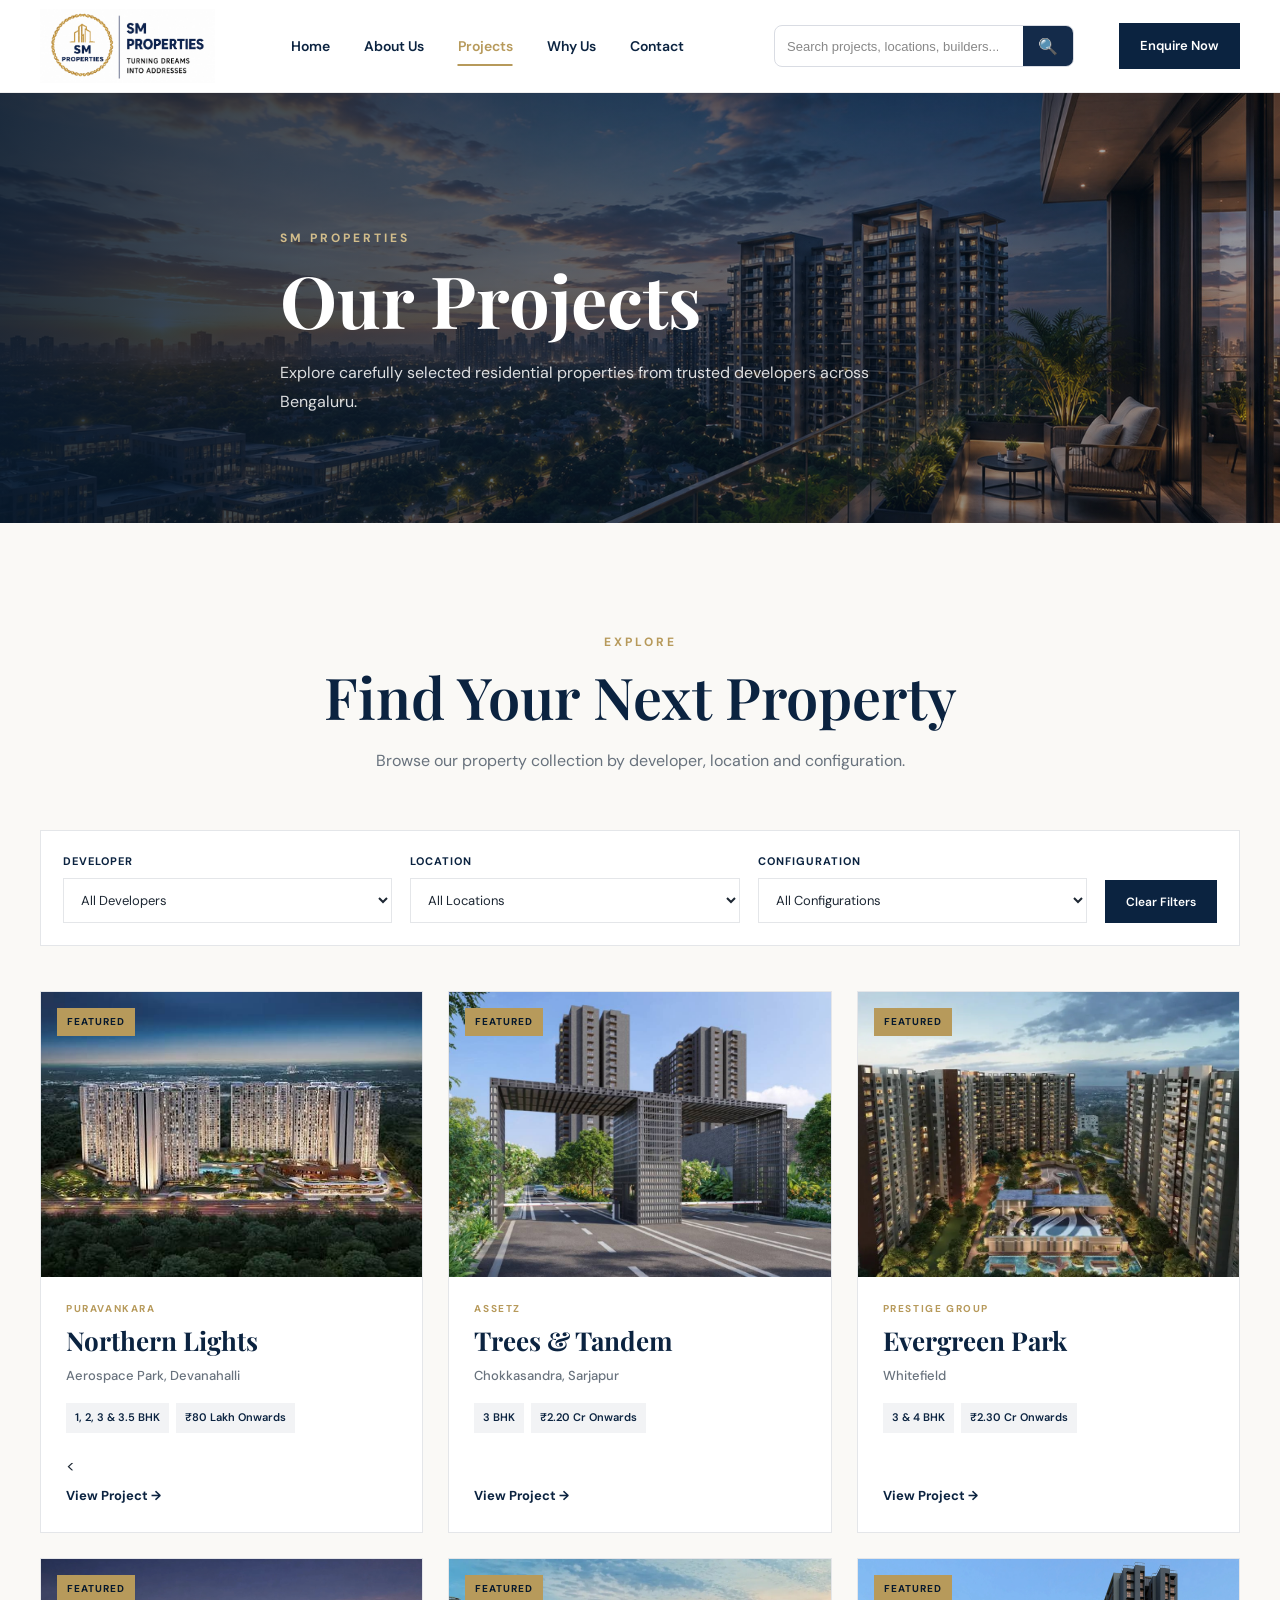
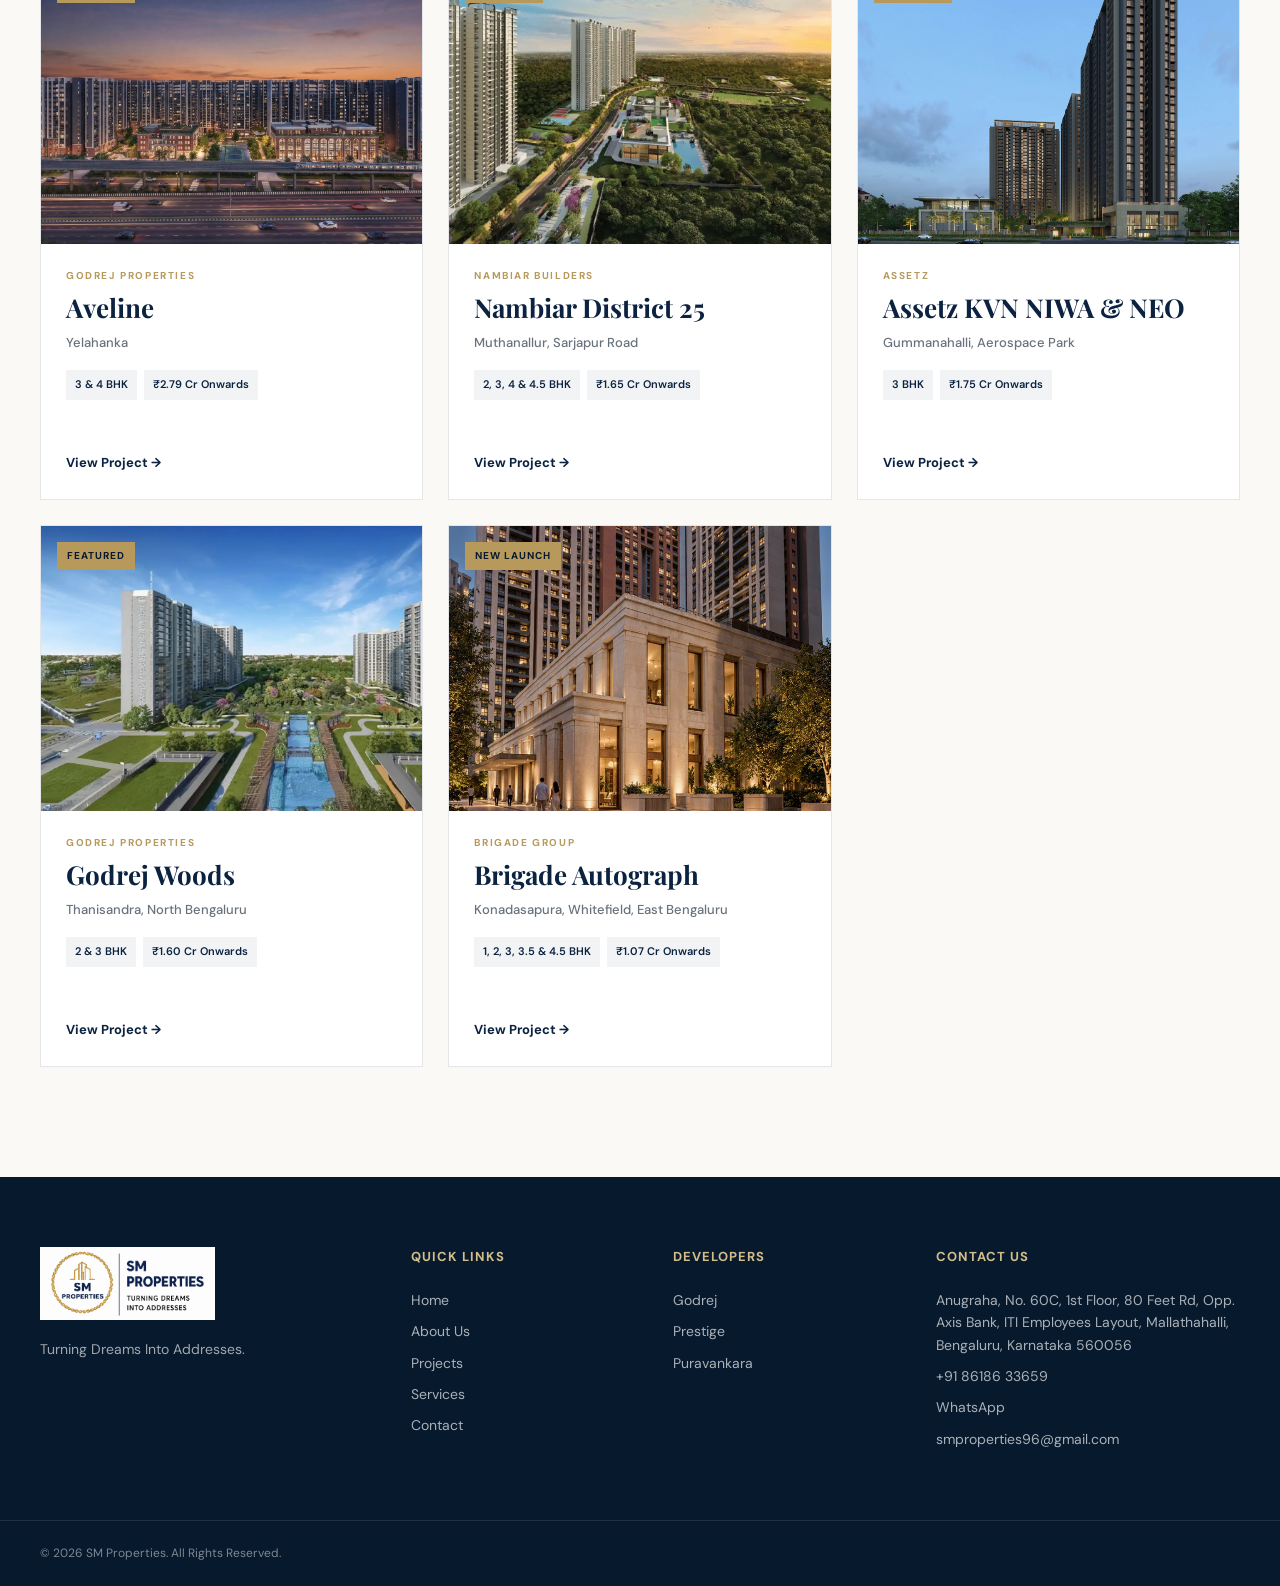
<file: projects.html>
<!DOCTYPE html>
<html lang="en">

<head>

    <meta charset="UTF-8">

    <meta
        name="viewport"
        content="width=device-width, initial-scale=1.0"
    >

    <title>Projects | SM Properties</title>

    <meta
        name="description"
        content="Explore residential projects from trusted developers with SM Properties."
    >

    <link rel="stylesheet" href="css/style.css">
<!-- SM Properties Favicon -->
<link rel="icon" type="image/x-icon" href="/favicon.ico">
<link rel="icon" type="image/png" sizes="32x32" href="/favicon-32x32.png">
<link rel="icon" type="image/png" sizes="16x16" href="/favicon-16x16.png">
<link rel="apple-touch-icon" href="/apple-touch-icon.png">
</head>


<body>


    <!-- =====================================================
         HEADER
    ====================================================== -->

    <header class="site-header">

        <div class="container header-container">

            <a href="index.html" class="logo">

                <img
                    src="images/logo.jpg"
                    alt="SM Properties"
                >

            </a>


            <nav class="main-nav">

                <a href="index.html">
                    Home
                </a>

                <a href="index.html#about">
                    About Us
                </a>

                <a href="projects.html">
                    Projects
                </a>

               

                <a href="index.html#why-us">
                    Why Us
                </a>

                <a href="index.html#contact">
                    Contact
                </a>

            </nav>

<!-- HEADER SEARCH -->

<div class="header-search">

    <div class="search-input-wrap">

        <input
            type="search"
            id="siteSearchInput"
            placeholder="Search projects, locations, builders..."
            autocomplete="off"
            aria-label="Search projects, locations and builders"
            aria-controls="siteSearchResults"
        >

        <button
            type="button"
            id="siteSearchButton"
            aria-label="Search"
        >
            🔍
        </button>

    </div>

    <div
        id="siteSearchResults"
        class="search-results"
        hidden
    ></div>

</div>

<div class="header-actions">

                <a
                    href="index.html#contact"
                    class="header-button"
                >
                    Enquire Now
                </a>


                <button
                    class="mobile-menu-button"
                    type="button"
                    aria-label="Open menu"
                    aria-expanded="false"
                >

                    <span></span>
                    <span></span>
                    <span></span>

                </button>

            </div>

        </div>


        <!-- MOBILE NAV -->

        <div class="mobile-nav">

            <a href="index.html">
                Home
            </a>

            <a href="index.html#about">
                About Us
            </a>

            <a href="projects.html">
                Projects
            </a>


            <a href="index.html#why-us">
                Why Us
            </a>

            <a href="index.html#contact">
                Contact
            </a>

        </div>

    </header>


    <!-- =====================================================
         MAIN
    ====================================================== -->

    <main>


        <!-- PAGE HERO -->

        <section class="page-hero">

            <div class="container page-hero-content">

                <p class="section-subtitle">
                    SM PROPERTIES
                </p>

                <h1>
                    Our Projects
                </h1>

                <p>
                    Explore carefully selected residential properties
                    from trusted developers across Bengaluru.
                </p>

            </div>

        </section>


        <!-- PROJECTS -->

        <section class="projects-page-section">

            <div class="container">


                <div class="section-heading">

                    <p class="section-subtitle">
                        EXPLORE
                    </p>

                    <h2>
                        Find Your Next Property
                    </h2>

                    <p>
                        Browse our property collection by developer,
                        location and configuration.
                    </p>

                </div>


                <!-- FILTERS -->

                <div class="project-filters">


                    <div class="filter-group">

                        <label for="developerFilter">
                            Developer
                        </label>

                        <select id="developerFilter">

                            <option value="all">
                                All Developers
                            </option>

                            <option value="puravankara">
                                Puravankara
                            </option>

                            <option value="assetz">
                                 Assetz
                            </option>
                                <option value="brigade">
    Brigade Group
</option>
                               

                            <option value="prestige">
                                Prestige Group
                            </option>

                            <option value="godrej">
                                Godrej Properties
                            </option>
                            <option value="nambiar">Nambiar Builders</option>
                            

                        </select>

                    </div>


                    <div class="filter-group">

                        <label for="locationFilter">
                            Location
                        </label>

                        <select id="locationFilter">

                            <option value="all">
                                All Locations
                            </option>

                            <option value="devanahalli">
                                Devanahalli
                            </option>
                                <option value="aerospace-park">Aerospace Park</option>


                            <option value="sarjapur">
                                Sarjapur
                            </option>

                            <option value="whitefield">
                                Whitefield
                            </option>

                            <option value="yelahanka">
                                Yelahanka
                            </option>
                            <option value="thanisandra">
                                Thanisandra
                            </option>

                        </select>

                    </div>


                    <div class="filter-group">

                        <label for="configurationFilter">
                            Configuration
                        </label>

                        <select id="configurationFilter">

                            <option value="all">
                                All Configurations
                            </option>

                            <option value="1bhk">
                                1 BHK
                            </option>

                            <option value="2bhk">
                                2 BHK
                            </option>

                            <option value="3bhk">
                                3 BHK
                            </option>

                            <option value="4bhk">
                                4 BHK
                            </option>

                        </select>

                    </div>


                    <button
                        type="button"
                        class="clear-filters"
                        id="clearFilters"
                    >
                        Clear Filters
                    </button>

                </div>


                <!-- PROJECT GRID -->

                <div class="projects-page-grid">


                    <!-- =================================================
                         NORTHERN LIGHTS
                    ================================================== -->

                    <article
                        class="project-card"
                        data-developer="puravankara"
                        data-location="devanahalli"
                        data-configurations="1bhk,2bhk,3bhk"
                    >

                        <div class="project-image">

                            <img
                                src="images/projects/project-1.jpg"
                                alt="Northern Lights by Puravankara"
                            >

                            <span class="project-tag">
                                Featured
                            </span>

                        </div>


                        <div class="project-info">

                            <span class="project-developer">
                                Puravankara
                            </span>

                            <h3>
                                Northern Lights
                            </h3>

                            <span class="project-location">
                                Aerospace Park, Devanahalli
                            </span>

                            <div class="project-meta">

                                <span>
                                    1, 2, 3 & 3.5 BHK
                                </span>

                                <span>
                                    ₹80 Lakh Onwards
                                </span>

                            </div>

                           <<a
    href="northern-lights.html"
    class="project-link"
>
    View Project →
</a>

                        </div>

                    </article>


                    <!-- =================================================
                         TREES & TANDEM
                    ================================================== -->

                    <article
                        class="project-card"
                        data-developer="assetz"
                        data-location="sarjapur"
                        data-configurations="3bhk"
                    >

                        <div class="project-image">

                            <img
                                src="images/projects/project-2.jpg"
                                alt="Trees & Tandem by Assetz"
                            >

                            <span class="project-tag">
                                Featured
                            </span>

                        </div>


                        <div class="project-info">

                            <span class="project-developer">
                                Assetz
                            </span>

                            <h3>
                                Trees & Tandem
                            </h3>

                            <span class="project-location">
                                Chokkasandra, Sarjapur
                            </span>

                            <div class="project-meta">

                                <span>
                                    3 BHK
                                </span>

                                <span>
                                    ₹2.20 Cr Onwards
                                </span>

                            </div>

                           <a
    href="trees-and-tandem.html"
    class="project-link"
>
    View Project →
</a>

                        </div>

                    </article>


                    <!-- =================================================
                         EVERGREEN PARK
                    ================================================== -->

                    <article
                        class="project-card"
                        data-developer="prestige"
                        data-location="whitefield"
                        data-configurations="3bhk,4bhk"
                    >

                        <div class="project-image">

                            <img
                                src="images/projects/project-3.jpg"
                                alt="Evergreen Park by Prestige Group"
                            >

                            <span class="project-tag">
                                Featured
                            </span>

                        </div>


                        <div class="project-info">

                            <span class="project-developer">
                                Prestige Group
                            </span>

                            <h3>
                                Evergreen Park
                            </h3>

                            <span class="project-location">
                                Whitefield
                            </span>

                            <div class="project-meta">

                                <span>
                                    3 & 4 BHK
                                </span>

                                <span>
                                    ₹2.30 Cr Onwards
                                </span>

                            </div>

                            <a
    href="evergreen-park.html"
    class="project-link"
>
    View Project →
</a>
                        </div>

                    </article>


                    <!-- =================================================
                         AVELINE
                    ================================================== -->

                    <article
                        class="project-card"
                        data-developer="godrej"
                        data-location="yelahanka"
                        data-configurations="3bhk,4bhk"
                    >

                        <div class="project-image">

                            <img
                                src="images/projects/project-4.jpg"
                                alt="Aveline by Godrej Properties"
                            >

                            <span class="project-tag">
                                Featured
                            </span>

                        </div>


                        <div class="project-info">

                            <span class="project-developer">
                                Godrej Properties
                            </span>

                            <h3>
                                Aveline
                            </h3>

                            <span class="project-location">
                                Yelahanka
                            </span>

                            <div class="project-meta">

                                <span>
                                    3 & 4 BHK
                                </span>

                                <span>
                                    ₹2.79 Cr Onwards
                                </span>

                            </div>

                            <a href="aveline.html" class="project-link">
    View Project →
</a>

                        </div>

                    </article>
                    <!-- =================================================
                     NAMBIAR DISTRICT 25
================================================== -->

<article
    class="project-card"
    data-developer="nambiar"
    data-location="sarjapur"
    data-configurations="2bhk,3bhk,4bhk,4.5bhk"
>

    <div class="project-image">

        <img
            src="images/projects/project-5.jpg"
            alt="Nambiar District 25 by Nambiar Builders"
        >

        <span class="project-tag">
            Featured
        </span>

    </div>


    <div class="project-info">

        <span class="project-developer">
            Nambiar Builders
        </span>

        <h3>
            Nambiar District 25
        </h3>

        <span class="project-location">
            Muthanallur, Sarjapur Road
        </span>

        <div class="project-meta">

            <span>
                2, 3, 4 & 4.5 BHK
            </span>

            <span>
                ₹1.65 Cr Onwards
            </span>

        </div>

        <a href="nambiar-district-25.html" class="project-link">
            View Project →
        </a>

    </div>

</article>
<!-- =================================================
              ASSETZ KVN NIWA & NEO
================================================== -->

<article
    class="project-card"
    data-developer="assetz"
    data-location="aerospace-park"
    data-configurations="3bhk"
>

    <div class="project-image">

        <img
            src="images/projects/assetz-niwa-and-neo.jpg"
            alt="Assetz KVN NIWA and NEO"
        >

        <span class="project-tag">
            Featured
        </span>

    </div>

    <div class="project-info">

        <span class="project-developer">
            Assetz
        </span>

        <h3>
            Assetz KVN NIWA & NEO
        </h3>

        <span class="project-location">
            Gummanahalli, Aerospace Park
        </span>

        <div class="project-meta">

            <span>3 BHK</span>

            <span>₹1.75 Cr Onwards</span>

        </div>

        <a href="assetz-niwa-and-neo.html" class="project-link">
            View Project →
        </a>

    </div>

</article>
<!-- =================================================
                     GODREJ WOODS
================================================== -->

<article
    class="project-card"
    data-developer="godrej"
    data-location="thanisandra"
    data-configurations="2bhk,3bhk"
>

    <div class="project-image">

        <img
            src="images/projects/godrej-woods.jpg"
            alt="Godrej Woods by Godrej Properties"
        >

        <span class="project-tag">
            Featured
        </span>

    </div>

    <div class="project-info">

        <span class="project-developer">
            Godrej Properties
        </span>

        <h3>
            Godrej Woods
        </h3>

        <span class="project-location">
            Thanisandra, North Bengaluru
        </span>

        <div class="project-meta">

            <span>
                2 & 3 BHK
            </span>

            <span>
                ₹1.60 Cr Onwards
            </span>

        </div>

        <a href="godrej-woods.html" class="project-link">
            View Project →
        </a>

    </div>

</article>
<!-- =================================================
                    BRIGADE AUTOGRAPH
================================================== -->

<article
    class="project-card"
    data-developer="brigade"
    data-location="whitefield"
    data-configurations="1bhk,2bhk,3bhk,3.5bhk,4.5bhk"
>

    <div class="project-image">

        <img
            src="images/projects/brigade-autograph.png"
            alt="Brigade Autograph by Brigade Group"
        >

        <span class="project-tag">
            New Launch
        </span>

    </div>

    <div class="project-info">

        <span class="project-developer">
            Brigade Group
        </span>

        <h3>
            Brigade Autograph
        </h3>

        <span class="project-location">
            Konadasapura, Whitefield, East Bengaluru
        </span>

        <div class="project-meta">

            <span>
                1, 2, 3, 3.5 & 4.5 BHK
            </span>

            <span>
                ₹1.07 Cr Onwards
            </span>

        </div>

        <a href="brigade-autograph.html" class="project-link">
            View Project →
        </a>

    </div>

</article>


                </div>

            </div>

        </section>

    </main>


    <!-- =====================================================
         FOOTER
    ====================================================== -->

    <footer class="site-footer">

        <div class="container footer-grid">


            <div class="footer-brand">

                <img
                    src="images/logo.jpg"
                    alt="SM Properties"
                    class="footer-logo"
                >

                <p>
                    Turning Dreams Into Addresses.
                </p>

            </div>


            <div class="footer-column">

                <h4>
                    Quick Links
                </h4>

                <a href="index.html">
                    Home
                </a>

                <a href="index.html#about">
                    About Us
                </a>

                <a href="projects.html">
                    Projects
                </a>

                <a href="index.html#services">
                    Services
                </a>

                <a href="index.html#contact">
                    Contact
                </a>

            </div>


            <div class="footer-column">

                <h4>
                    Developers
                </h4>

                <a href="#">
                    Godrej
                </a>

                <a href="#">
                    Prestige
                </a>

                <a href="#">
                    Puravankara
                </a>

            </div>


            <div class="footer-column">

                <h4>
                    Contact Us
                </h4>

                <p>
                    Anugraha, No. 60C, 1st Floor,
                    80 Feet Rd, Opp. Axis Bank,
                    ITI Employees Layout,
                    Mallathahalli,
                    Bengaluru, Karnataka 560056
                </p>

                <a href="tel:+918618633659">
                    +91 86186 33659
                </a>

                <a
                    href="https://wa.me/918618633659"
                    target="_blank"
                    rel="noopener"
                >
                    WhatsApp
                </a>

                <a href="mailto:smproperties96@gmail.com">
                    smproperties96@gmail.com
                </a>

            </div>


        </div>


        <div class="footer-bottom">

            <div class="container footer-bottom-container">

                <p>
                    © 2026 SM Properties. All Rights Reserved.
                </p>

            </div>

        </div>

    </footer>


    <script src="js/script.js"></script>

<script>

document.addEventListener("DOMContentLoaded", function () {

    const developerFilter =
        document.getElementById("developerFilter");

    const locationFilter =
        document.getElementById("locationFilter");

    const configurationFilter =
        document.getElementById("configurationFilter");

    const clearFilters =
        document.getElementById("clearFilters");

    const projectCards =
        document.querySelectorAll(
            ".projects-page-grid .project-card"
        );


    function applyFilters() {

        const developer =
            developerFilter.value;

        const location =
            locationFilter.value;

        const configuration =
            configurationFilter.value;


        projectCards.forEach(function (card) {

            const cardDeveloper =
                card.getAttribute("data-developer") || "";

            const cardLocation =
                card.getAttribute("data-location") || "";

            const cardConfigurations =
                (
                    card.getAttribute(
                        "data-configurations"
                    ) || ""
                )
                .toLowerCase()
                .split(",");


            const developerMatch =
                developer === "all" ||
                cardDeveloper === developer;


            const locationMatch =
                location === "all" ||
                cardLocation === location;


            const configurationMatch =
                configuration === "all" ||
                cardConfigurations.includes(
                    configuration
                );


            card.style.display =
                developerMatch &&
                locationMatch &&
                configurationMatch
                    ? ""
                    : "none";

        });

    }


    /* READ DEVELOPER FROM URL */

    const params =
        new URLSearchParams(
            window.location.search
        );

    const developerFromURL =
        params.get("developer");


    if (developerFromURL) {

        developerFilter.value =
            developerFromURL;

    }


    /* RUN FILTER */

    applyFilters();


    /* DROPDOWN CHANGES */

    developerFilter.addEventListener(
        "change",
        applyFilters
    );

    locationFilter.addEventListener(
        "change",
        applyFilters
    );

    configurationFilter.addEventListener(
        "change",
        applyFilters
    );


    /* CLEAR */

    clearFilters.addEventListener(
        "click",
        function () {

            developerFilter.value = "all";

            locationFilter.value = "all";

            configurationFilter.value = "all";

            applyFilters();

            window.history.replaceState(
                {},
                document.title,
                "projects.html"
            );

        }
    );

});

</script>

</body>
</html>
</file>
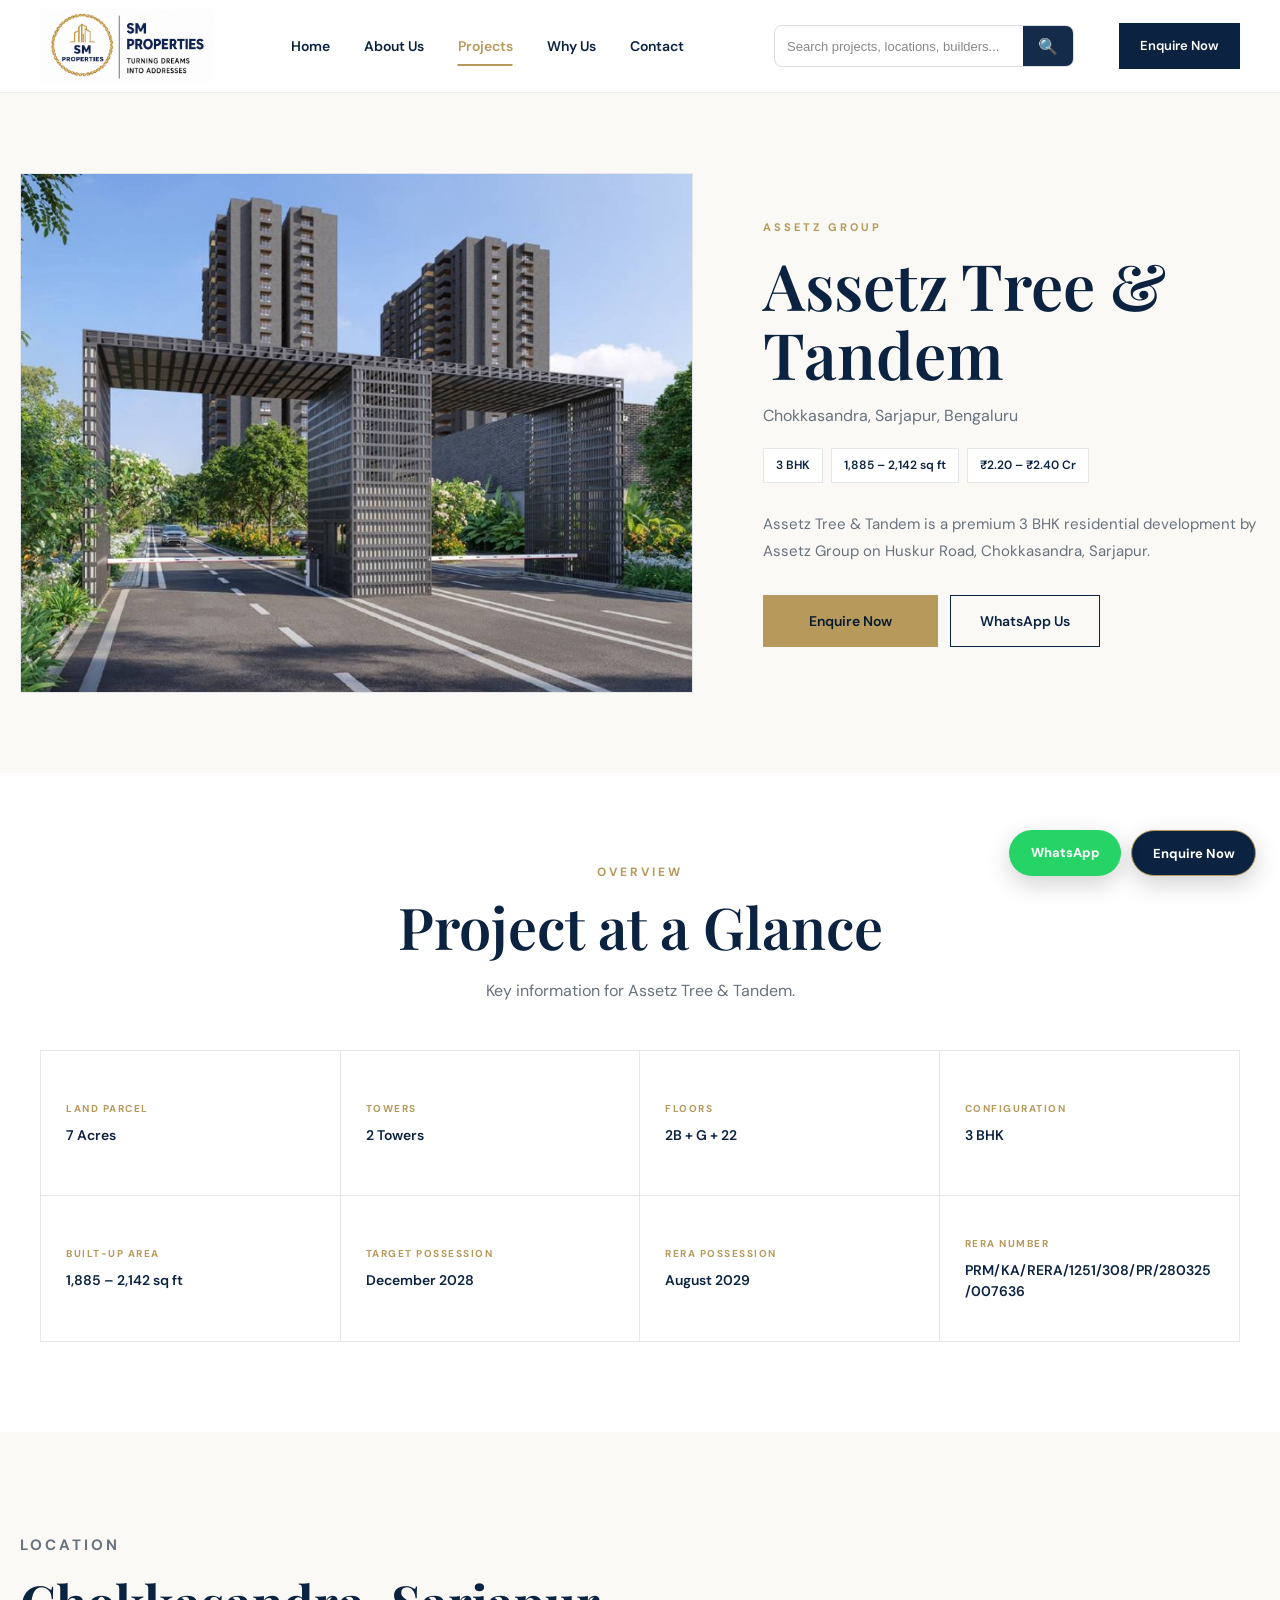
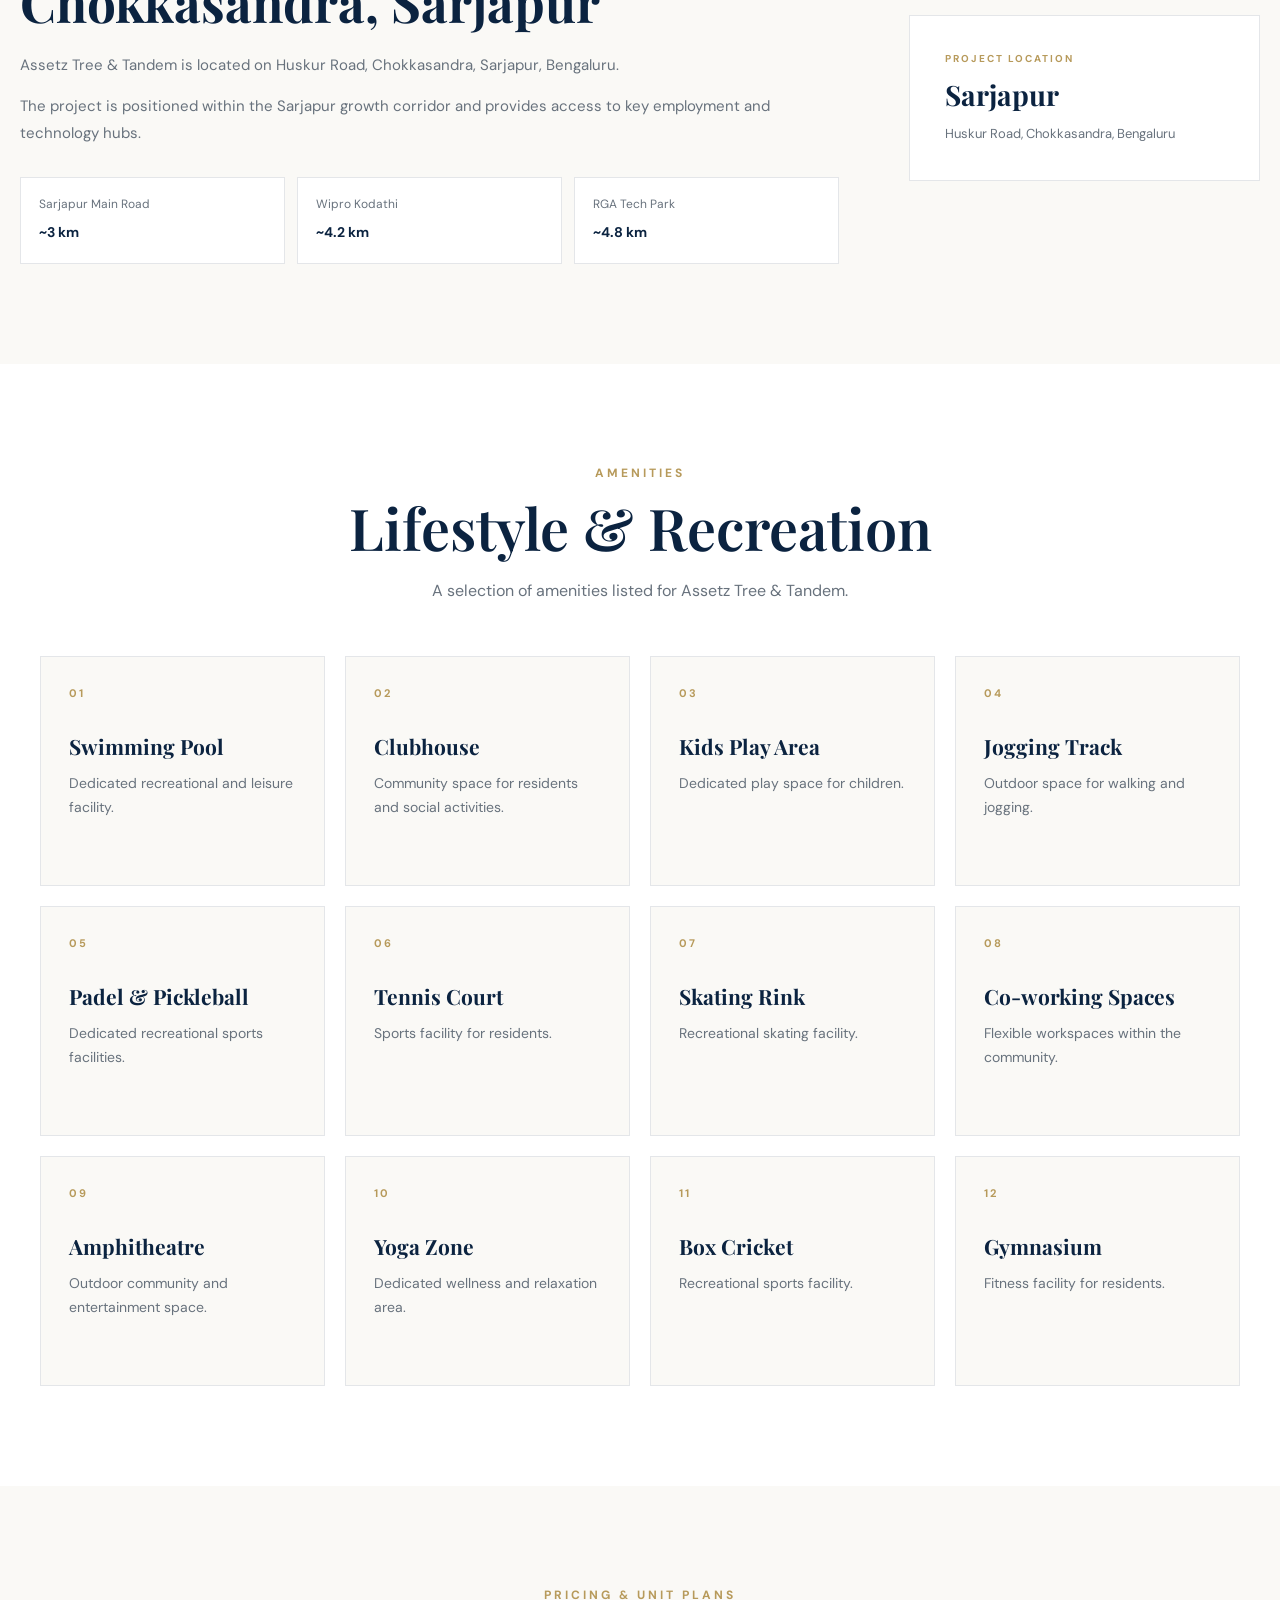
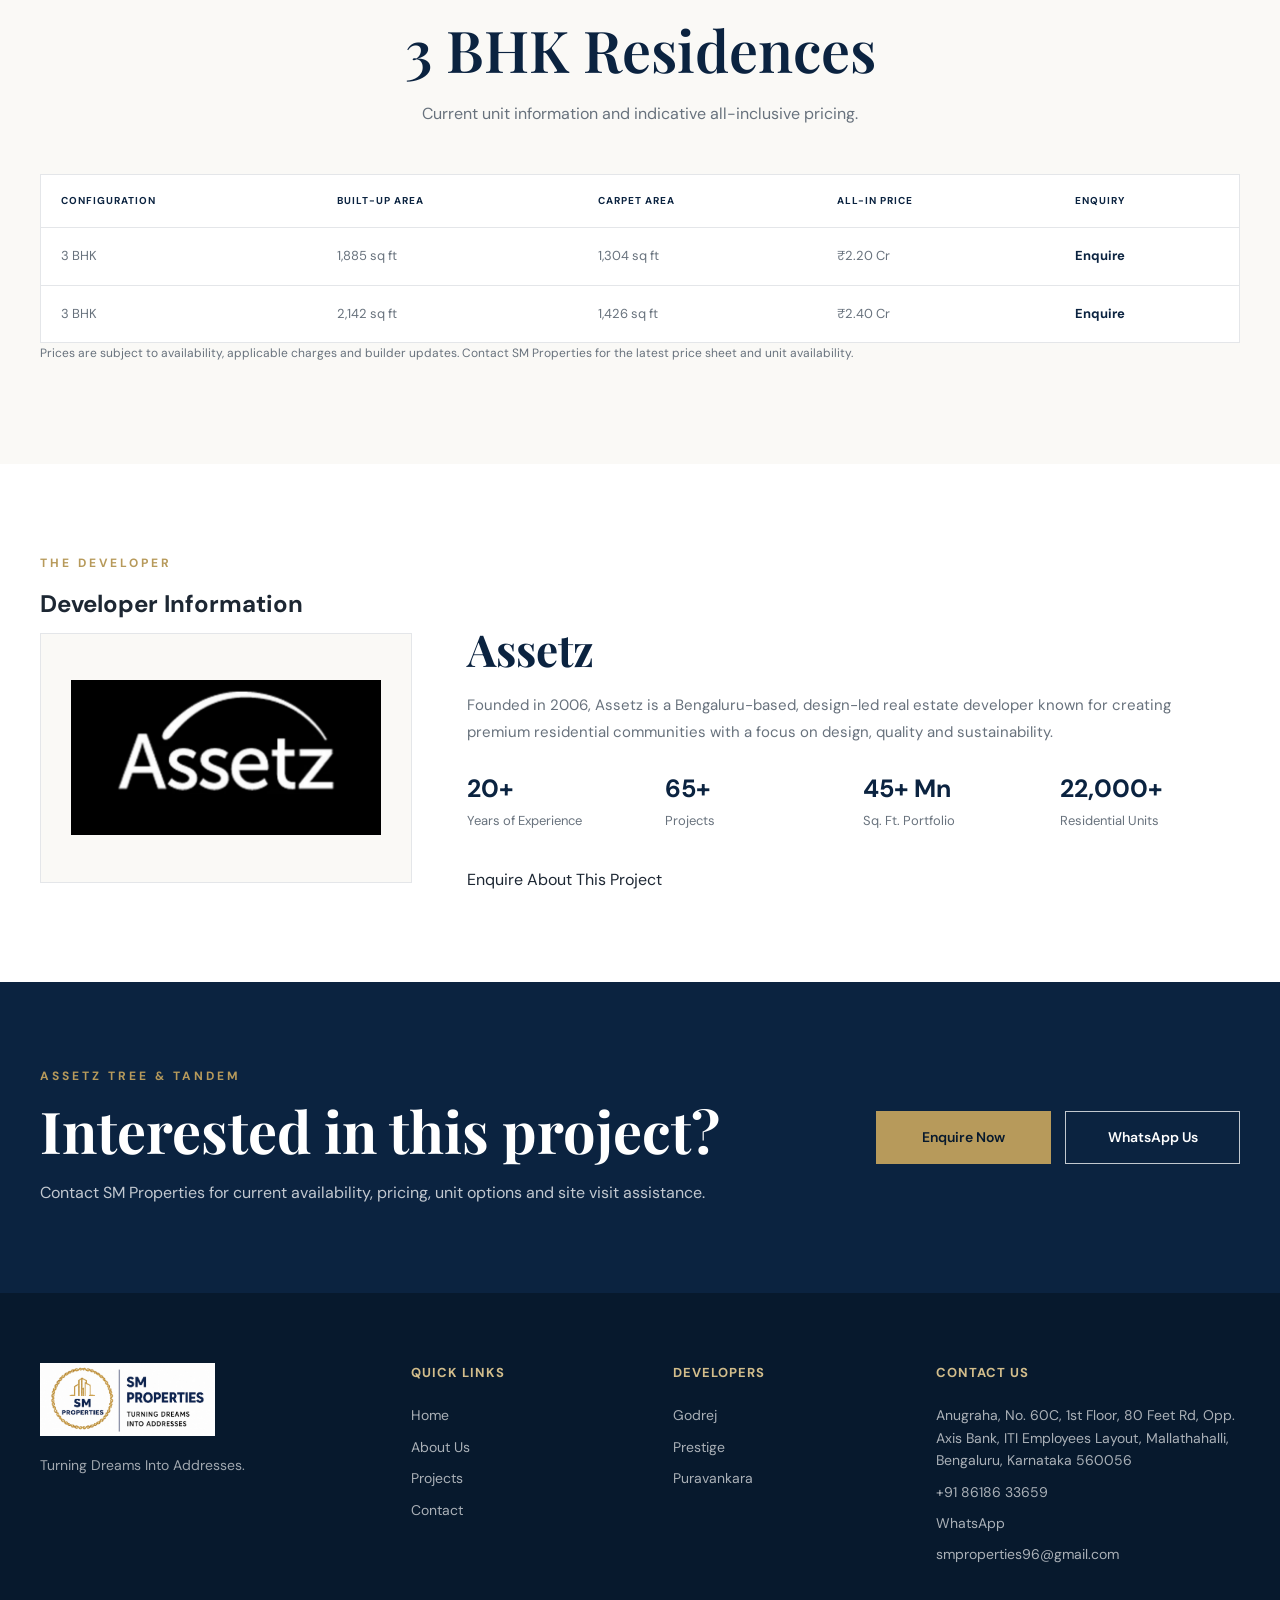
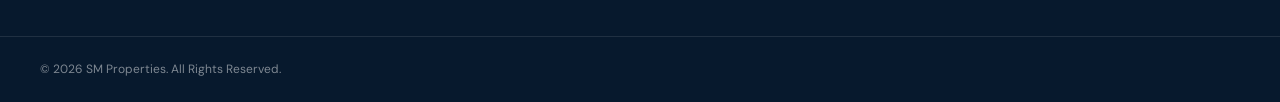
<file: trees-and-tandem.html>
<!DOCTYPE html>
<html lang="en">

<head>

    <meta charset="UTF-8">

    <meta
        name="viewport"
        content="width=device-width, initial-scale=1.0"
    >

    <title>
        Assetz Tree & Tandem | Assetz Group | SM Properties
    </title>

    <meta
        name="description"
        content="Explore Assetz Tree & Tandem in Chokkasandra, Sarjapur with SM Properties."
    >

    <link
        rel="stylesheet"
        href="css/style.css"
    >

    <link
        rel="stylesheet"
        href="css/project.css"
    >
    <!-- SM Properties Favicon -->
<link rel="icon" type="image/x-icon" href="/favicon.ico">
<link rel="icon" type="image/png" sizes="32x32" href="/favicon-32x32.png">
<link rel="icon" type="image/png" sizes="16x16" href="/favicon-16x16.png">
<link rel="apple-touch-icon" href="/apple-touch-icon.png">

</head>


<body class="project-detail-page">


    <!-- =====================================================
         HEADER
    ====================================================== -->

    <header class="site-header">

        <div class="container header-container">

            <a
                href="index.html"
                class="logo"
            >

                <img
                    src="images/logo.jpg"
                    alt="SM Properties"
                >

            </a>


            <nav class="main-nav">

                <a href="index.html">
                    Home
                </a>

                <a href="about.html">
                    About Us
                </a>

                <a href="projects.html">
                    Projects
                </a>

                <a href="index.html#why-us">
                    Why Us
                </a>

                <a href="contact.html">
                    Contact
                </a>

            </nav>

<!-- HEADER SEARCH -->

<div class="header-search">

    <div class="search-input-wrap">

        <input
            type="search"
            id="siteSearchInput"
            placeholder="Search projects, locations, builders..."
            autocomplete="off"
            aria-label="Search projects, locations and builders"
            aria-controls="siteSearchResults"
        >

        <button
            type="button"
            id="siteSearchButton"
            aria-label="Search"
        >
            🔍
        </button>

    </div>

    <div
        id="siteSearchResults"
        class="search-results"
        hidden
    ></div>

</div>

<div class="header-actions">
                <a
                    href="contact.html"
                    class="header-button"
                >
                    Enquire Now
                </a>


                <button
                    class="mobile-menu-button"
                    type="button"
                    aria-label="Open menu"
                    aria-expanded="false"
                >

                    <span></span>
                    <span></span>
                    <span></span>

                </button>

            </div>

        </div>


        <div class="mobile-nav">

            <a href="index.html">
                Home
            </a>

            <a href="about.html">
                About Us
            </a>

            <a href="projects.html">
                Projects
            </a>

            <a href="index.html#why-us">
                Why Us
            </a>

            <a href="contact.html">
                Contact
            </a>

        </div>

    </header>



    <main>


        <!-- =================================================
             PROJECT HERO
        ================================================== -->

        <section class="project-detail-hero">

            <div class="container project-detail-hero-content">


                <div class="project-detail-image">

                    <img
                        src="images/projects/project-2.jpg"
                        alt="Assetz Tree & Tandem"
                    >

                </div>


                <div class="project-detail-intro">

                    <p class="section-subtitle">
                        ASSETZ GROUP
                    </p>


                    <h1>
                        Assetz Tree & Tandem
                    </h1>


                    <p class="project-detail-location">
                        Chokkasandra, Sarjapur, Bengaluru
                    </p>


                    <div class="project-detail-meta">

                        <span>
                            3 BHK
                        </span>

                        <span>
                            1,885 – 2,142 sq ft
                        </span>

                        <span>
                            ₹2.20 – ₹2.40 Cr
                        </span>

                    </div>


                    <p>
                        Assetz Tree & Tandem is a premium 3 BHK residential
                        development by Assetz Group on Huskur Road,
                        Chokkasandra, Sarjapur.
                    </p>


                    <div class="project-detail-buttons">

                        <a
                            href="contact.html"
                            class="primary-button"
                        >
                            Enquire Now
                        </a>


                        <a
                            href="https://wa.me/918618633659"
                            target="_blank"
                            rel="noopener"
                            class="secondary-project-button"
                        >
                            WhatsApp Us
                        </a>

                    </div>

                </div>

            </div>

        </section>



        <!-- =================================================
             OVERVIEW
        ================================================== -->

        <section class="project-overview-section">

            <div class="container">


                <div class="section-heading">

                    <p class="section-subtitle">
                        OVERVIEW
                    </p>

                    <h2>
                        Project at a Glance
                    </h2>

                    <p>
                        Key information for Assetz Tree & Tandem.
                    </p>

                </div>


                <div class="project-overview-grid">


                    <div class="project-overview-item">

                        <span>
                            Land Parcel
                        </span>

                        <strong>
                            7 Acres
                        </strong>

                    </div>


                    <div class="project-overview-item">

                        <span>
                            Towers
                        </span>

                        <strong>
                            2 Towers
                        </strong>

                    </div>


                    <div class="project-overview-item">

                        <span>
                            Floors
                        </span>

                        <strong>
                            2B + G + 22
                        </strong>

                    </div>


                    <div class="project-overview-item">

                        <span>
                            Configuration
                        </span>

                        <strong>
                            3 BHK
                        </strong>

                    </div>


                    <div class="project-overview-item">

                        <span>
                            Built-up Area
                        </span>

                        <strong>
                            1,885 – 2,142 sq ft
                        </strong>

                    </div>


                    <div class="project-overview-item">

                        <span>
                            Target Possession
                        </span>

                        <strong>
                            December 2028
                        </strong>

                    </div>


                    <div class="project-overview-item">

                        <span>
                            RERA Possession
                        </span>

                        <strong>
                            August 2029
                        </strong>

                    </div>


                    <div class="project-overview-item">

                        <span>
                            RERA Number
                        </span>

                        <strong>
                            PRM/KA/RERA/1251/308/PR/280325/007636
                        </strong>

                    </div>


                </div>

            </div>

        </section>



        <!-- =================================================
             LOCATION
        ================================================== -->

        <section class="project-location-section">

            <div class="container project-location-content">


                <div>

                    <p class="section-subtitle">
                        LOCATION
                    </p>


                    <h2>
                        Chokkasandra, Sarjapur
                    </h2>


                    <p>
                        Assetz Tree & Tandem is located on Huskur Road,
                        Chokkasandra, Sarjapur, Bengaluru.
                    </p>


                    <p>
                        The project is positioned within the Sarjapur
                        growth corridor and provides access to key
                        employment and technology hubs.
                    </p>


                    <div class="project-nearby-list">


                        <div class="nearby-item">

                            <span>
                                Sarjapur Main Road
                            </span>

                            <strong>
                                ~3 km
                            </strong>

                        </div>


                        <div class="nearby-item">

                            <span>
                                Wipro Kodathi
                            </span>

                            <strong>
                                ~4.2 km
                            </strong>

                        </div>


                        <div class="nearby-item">

                            <span>
                                RGA Tech Park
                            </span>

                            <strong>
                                ~4.8 km
                            </strong>

                        </div>


                    </div>

                </div>


                <div class="location-highlight">

                    <span>
                        PROJECT LOCATION
                    </span>

                    <strong>
                        Sarjapur
                    </strong>

                    <small>
                        Huskur Road, Chokkasandra, Bengaluru
                    </small>

                </div>

            </div>

        </section>



        <!-- =================================================
             AMENITIES
        ================================================== -->

        <section class="project-amenities-section">

            <div class="container">


                <div class="section-heading">

                    <p class="section-subtitle">
                        AMENITIES
                    </p>


                    <h2>
                        Lifestyle & Recreation
                    </h2>


                    <p>
                        A selection of amenities listed for Assetz
                        Tree & Tandem.
                    </p>

                </div>


                <div class="amenities-grid">


                    <div class="amenity-card">

                        <div class="amenity-icon">
                            01
                        </div>

                        <h3>
                            Swimming Pool
                        </h3>

                        <p>
                            Dedicated recreational and leisure facility.
                        </p>

                    </div>


                    <div class="amenity-card">

                        <div class="amenity-icon">
                            02
                        </div>

                        <h3>
                            Clubhouse
                        </h3>

                        <p>
                            Community space for residents and social
                            activities.
                        </p>

                    </div>


                    <div class="amenity-card">

                        <div class="amenity-icon">
                            03
                        </div>

                        <h3>
                            Kids Play Area
                        </h3>

                        <p>
                            Dedicated play space for children.
                        </p>

                    </div>


                    <div class="amenity-card">

                        <div class="amenity-icon">
                            04
                        </div>

                        <h3>
                            Jogging Track
                        </h3>

                        <p>
                            Outdoor space for walking and jogging.
                        </p>

                    </div>


                    <div class="amenity-card">

                        <div class="amenity-icon">
                            05
                        </div>

                        <h3>
                            Padel & Pickleball
                        </h3>

                        <p>
                            Dedicated recreational sports facilities.
                        </p>

                    </div>


                    <div class="amenity-card">

                        <div class="amenity-icon">
                            06
                        </div>

                        <h3>
                            Tennis Court
                        </h3>

                        <p>
                            Sports facility for residents.
                        </p>

                    </div>


                    <div class="amenity-card">

                        <div class="amenity-icon">
                            07
                        </div>

                        <h3>
                            Skating Rink
                        </h3>

                        <p>
                            Recreational skating facility.
                        </p>

                    </div>


                    <div class="amenity-card">

                        <div class="amenity-icon">
                            08
                        </div>

                        <h3>
                            Co-working Spaces
                        </h3>

                        <p>
                            Flexible workspaces within the community.
                        </p>

                    </div>


                    <div class="amenity-card">

                        <div class="amenity-icon">
                            09
                        </div>

                        <h3>
                            Amphitheatre
                        </h3>

                        <p>
                            Outdoor community and entertainment space.
                        </p>

                    </div>


                    <div class="amenity-card">

                        <div class="amenity-icon">
                            10
                        </div>

                        <h3>
                            Yoga Zone
                        </h3>

                        <p>
                            Dedicated wellness and relaxation area.
                        </p>

                    </div>


                    <div class="amenity-card">

                        <div class="amenity-icon">
                            11
                        </div>

                        <h3>
                            Box Cricket
                        </h3>

                        <p>
                            Recreational sports facility.
                        </p>

                    </div>


                    <div class="amenity-card">

                        <div class="amenity-icon">
                            12
                        </div>

                        <h3>
                            Gymnasium
                        </h3>

                        <p>
                            Fitness facility for residents.
                        </p>

                    </div>


                </div>

            </div>

        </section>



        <!-- =================================================
             PRICING & UNIT PLANS
        ================================================== -->

        <section class="pricing-section">

            <div class="container">


                <div class="section-heading">

                    <p class="section-subtitle">
                        PRICING & UNIT PLANS
                    </p>


                    <h2>
                        3 BHK Residences
                    </h2>


                    <p>
                        Current unit information and indicative
                        all-inclusive pricing.
                    </p>

                </div>


                <div class="pricing-table-wrapper">

                    <table class="pricing-table">

                        <thead>

                            <tr>

                                <th>
                                    Configuration
                                </th>

                                <th>
                                    Built-up Area
                                </th>

                                <th>
                                    Carpet Area
                                </th>

                                <th>
                                    All-In Price
                                </th>

                                <th>
                                    Enquiry
                                </th>

                            </tr>

                        </thead>


                        <tbody>


                            <tr>

                                <td>
                                    3 BHK
                                </td>

                                <td>
                                    1,885 sq ft
                                </td>

                                <td>
                                    1,304 sq ft
                                </td>

                                <td>
                                    ₹2.20 Cr
                                </td>

                                <td>

                                    <a
                                        href="contact.html"
                                        class="table-enquiry"
                                    >
                                        Enquire
                                    </a>

                                </td>

                            </tr>


                            <tr>

                                <td>
                                    3 BHK
                                </td>

                                <td>
                                    2,142 sq ft
                                </td>

                                <td>
                                    1,426 sq ft
                                </td>

                                <td>
                                    ₹2.40 Cr
                                </td>

                                <td>

                                    <a
                                        href="contact.html"
                                        class="table-enquiry"
                                    >
                                        Enquire
                                    </a>

                                </td>

                            </tr>


                        </tbody>

                    </table>

                </div>


                <p class="pricing-note">
                    Prices are subject to availability, applicable charges
                    and builder updates. Contact SM Properties for the
                    latest price sheet and unit availability.
                </p>

            </div>

        </section>



       
<!-- DEVELOPER INFORMATION -->

<section class="project-extra-section">

    <div class="container">

        <div class="project-section-intro">
            <p class="section-subtitle">The Developer</p>
            <h2>Developer Information</h2>
        </div>

        <div class="developer-information-card">

            <img
                src="images/builders/assetz.png"
                alt="Assetz Group Logo"
            >

            <div class="developer-information-content">

                <h3>Assetz</h3>

                <p>
                    Founded in 2006, Assetz is a Bengaluru-based,
                    design-led real estate developer known for
                    creating premium residential communities with
                    a focus on design, quality and sustainability.
                </p>

                <div class="developer-stats">

                    <div class="developer-stat">
                        <h4>20+</h4>
                        <p>Years of Experience</p>
                    </div>

                    <div class="developer-stat">
                        <h4>65+</h4>
                        <p>Projects</p>
                    </div>

                    <div class="developer-stat">
                        <h4>45+ Mn</h4>
                        <p>Sq. Ft. Portfolio</p>
                    </div>

                    <div class="developer-stat">
                        <h4>22,000+</h4>
                        <p>Residential Units</p>
                    </div>

                </div>

                <a href="#project-enquiry" class="btn btn-primary">
                    Enquire About This Project
                </a>

            </div>

        </div>

    </div>

</section>



        <!-- =================================================
             FINAL CTA
        ================================================== -->

        <section class="cta-section">

            <div class="container cta-container">


                <div class="cta-content">

                    <p class="section-subtitle">
                        ASSETZ TREE & TANDEM
                    </p>


                    <h2>
                        Interested in this project?
                    </h2>


                    <p>
                        Contact SM Properties for current availability,
                        pricing, unit options and site visit assistance.
                    </p>

                </div>


                <div class="cta-buttons">

                    <a
                        href="contact.html"
                        class="primary-button"
                    >
                        Enquire Now
                    </a>


                    <a
                        href="https://wa.me/918618633659"
                        target="_blank"
                        rel="noopener"
                        class="secondary-button"
                    >
                        WhatsApp Us
                    </a>

                </div>

            </div>

        </section>


    </main>



    <!-- =====================================================
         FOOTER
    ====================================================== -->

    <footer class="site-footer">

        <div class="container footer-grid">


            <div class="footer-brand">

                <img
                    src="images/logo.jpg"
                    alt="SM Properties"
                    class="footer-logo"
                >

                <p>
                    Turning Dreams Into Addresses.
                </p>

            </div>


            <div class="footer-column">

                <h4>
                    Quick Links
                </h4>

                <a href="index.html">
                    Home
                </a>

                <a href="about.html">
                    About Us
                </a>

                <a href="projects.html">
                    Projects
                </a>

                <a href="contact.html">
                    Contact
                </a>

            </div>


            <div class="footer-column">

                <h4>
                    Developers
                </h4>

                <a href="#">
                    Godrej
                </a>

                <a href="#">
                    Prestige
                </a>

                <a href="#">
                    Puravankara
                </a>

            </div>


            <div class="footer-column">

                <h4>
                    Contact Us
                </h4>

                <p>
                    Anugraha, No. 60C, 1st Floor,
                    80 Feet Rd, Opp. Axis Bank,
                    ITI Employees Layout,
                    Mallathahalli,
                    Bengaluru, Karnataka 560056
                </p>

                <a href="tel:+918618633659">
                    +91 86186 33659
                </a>

                <a
                    href="https://wa.me/918618633659"
                    target="_blank"
                    rel="noopener"
                >
                    WhatsApp
                </a>

                <a href="mailto:smproperties96@gmail.com">
                    smproperties96@gmail.com
                </a>

            </div>


        </div>


        <div class="footer-bottom">

            <div class="container footer-bottom-container">

                <p>
                    © 2026 SM Properties. All Rights Reserved.
                </p>

            </div>

        </div>

    </footer>



    <a
        href="https://wa.me/918618633659"
        target="_blank"
        rel="noopener"
        class="floating-whatsapp"
    >
        WhatsApp
    </a>


    <script src="js/script.js"></script>

</body>

</html>
</file>
<file: css/style.css>
@import url('https://fonts.googleapis.com/css2?family=DM+Sans:wght@400;500;600;700&family=Playfair+Display:wght@500;600&display=swap');

:root {
    --navy: #0b2340;
    --navy-dark: #07192d;
    --gold: #b79a5b;
    --gold-light: #d2bd8b;
    --white: #ffffff;
    --off-white: #faf9f6;
    --light-grey: #f2f3f5;
    --border: #e4e6e9;
    --text-dark: #1d2733;
    --text-light: #68727d;
    --max-width: 1240px;
    --transition: 0.3s ease;
}


/* =========================================================
   RESET
========================================================= */

* {
    margin: 0;
    padding: 0;
    box-sizing: border-box;
}

html {
    width: 100%;
    scroll-behavior: smooth;
}

body {
    width: 100%;
    margin: 0;

    font-family: "DM Sans", sans-serif;

    color: var(--text-dark);
    background: var(--white);

    line-height: 1.6;
}

img {
    display: block;
    max-width: 100%;
}

a {
    color: inherit;
    text-decoration: none;
}

button {
    font-family: inherit;
}


/* =========================================================
   COMMON
========================================================= */

.container {
    width: calc(100% - 80px);
    max-width: var(--max-width);
    margin-left: auto;
    margin-right: auto;
}

.section-heading {
    width: 100%;
    max-width: 760px;

    margin: 0 auto 55px;

    text-align: center;
}

.section-subtitle {
    margin-bottom: 12px;

    color: var(--gold);

    font-size: 12px;
    font-weight: 700;

    letter-spacing: 3px;
    text-transform: uppercase;
}

.section-heading h2 {
    margin-bottom: 18px;

    color: var(--navy);

    font-family: "Playfair Display", serif;

    font-size: clamp(38px, 4.5vw, 58px);
    font-weight: 600;
    line-height: 1.12;
}

.section-heading p:last-child {
    color: var(--text-light);

    font-size: 16px;
    line-height: 1.8;
}


/* =========================================================
   HEADER
========================================================= */

.site-header {
    position: relative;
    z-index: 1000;

    width: 100%;

    background: var(--white);

    border-bottom: 1px solid #eeeeee;
}

.header-container {
    min-height: 92px;

    display: flex;
    align-items: center;
    justify-content: space-between;

    gap: 30px;
}

.logo {
    flex-shrink: 0;
}

.logo img {
    width: 175px;
    height: auto;
}

.main-nav {
    flex: 1;

    display: flex;
    align-items: center;
    justify-content: center;

    gap: 34px;
}

.main-nav a {
    position: relative;

    color: var(--navy);

    font-size: 14px;
    font-weight: 600;

    white-space: nowrap;

    transition: color var(--transition);
}

.main-nav a::after {
    content: "";

    position: absolute;

    left: 50%;
    bottom: -9px;

    width: 0;
    height: 2px;

    background: var(--gold);

    transform: translateX(-50%);

    transition: width var(--transition);
}

.main-nav a:hover {
    color: var(--gold);
}

.main-nav a:hover::after {
    width: 100%;
}

/* ACTIVE NAVIGATION PAGE */

.main-nav a.active {
    color: var(--gold);
}

.main-nav a.active::after {
    width: 100%;
}

.header-actions {
    display: flex;
    align-items: center;
    gap: 12px;

    flex-shrink: 0;
}

.header-button {
    display: inline-flex;
    align-items: center;
    justify-content: center;

    min-width: 120px;

    padding: 12px 20px;

    background: var(--navy);

    border: 1px solid var(--navy);

    color: var(--white);

    font-size: 13px;
    font-weight: 600;

    white-space: nowrap;

    transition: all var(--transition);
}

.header-button:hover {
    background: var(--gold);
    border-color: var(--gold);

    color: var(--navy-dark);
}


/* =========================================================
   MOBILE MENU
========================================================= */

.mobile-menu-button {
    display: none;

    width: 40px;
    height: 40px;

    padding: 8px;

    flex-direction: column;
    justify-content: center;

    gap: 5px;

    background: var(--white);

    border: 1px solid var(--border);

    cursor: pointer;
}

.mobile-menu-button span {
    width: 100%;
    height: 2px;

    background: var(--navy);
}

.mobile-nav {
    display: none;
}


/* =========================================================
   HERO
========================================================= */

.hero {
    position: relative;

    width: 100%;
    min-height: 720px;

    display: flex;
    align-items: center;

    overflow: hidden;

    background-image:
        linear-gradient(
            90deg,
            rgba(7, 25, 45, 0.90) 0%,
            rgba(7, 25, 45, 0.68) 38%,
            rgba(7, 25, 45, 0.18) 100%
        ),
        url("../images/hero.jpg");

    background-repeat: no-repeat;
    background-size: cover;
    background-position: center center;
}

.hero-overlay {
    position: absolute;
    inset: 0;

    background:
        linear-gradient(
            180deg,
            rgba(7, 25, 45, 0.08) 0%,
            rgba(7, 25, 45, 0.08) 55%,
            rgba(7, 25, 45, 0.35) 100%
        );
}

.hero-content {
    position: relative;
    z-index: 2;

    max-width: 760px;

    padding-top: 30px;

    color: var(--white);
}

.hero-subtitle {
    margin-bottom: 18px;

    color: var(--gold-light);

    font-size: 13px;
    font-weight: 700;

    letter-spacing: 4px;
}

.hero h1 {
    margin-bottom: 26px;

    color: var(--white);

    font-family: "Playfair Display", serif;

    font-size: clamp(54px, 6.5vw, 88px);
    font-weight: 600;

    line-height: 1.04;
}

.hero-description {
    max-width: 600px;

    margin-bottom: 36px;

    color: rgba(255, 255, 255, 0.9);

    font-size: 17px;
    line-height: 1.8;
}

.hero-buttons {
    display: flex;
    align-items: center;

    gap: 14px;
}

.primary-button,
.secondary-button {
    min-width: 175px;

    display: inline-flex;
    align-items: center;
    justify-content: center;

    padding: 14px 25px;

    font-size: 14px;
    font-weight: 600;

    transition: all var(--transition);
}

.primary-button {
    background: var(--gold);
    color: var(--navy-dark);
}

.primary-button:hover {
    background: var(--gold-light);
}

.secondary-button {
    border: 1px solid rgba(255, 255, 255, 0.75);

    color: var(--white);
}

.secondary-button:hover {
    background: var(--white);
    color: var(--navy-dark);
}


/* =========================================================
   FEATURED PROJECTS
========================================================= */

.featured-projects {
    width: 100%;
    padding: 110px 0;

    background: var(--off-white);
}

.slider-wrapper {
    position: relative;
    width: 100%;
}

.projects-slider {
    width: 100%;

    display: flex;
    gap: 26px;

    overflow-x: auto;

    padding: 5px 55px 20px;

    scroll-behavior: smooth;

    scrollbar-width: none;
}

.projects-slider::-webkit-scrollbar {
    display: none;
}

.project-card {
    flex: 0 0 calc((100% - 52px) / 3);

    overflow: hidden;

    background: var(--white);

    border: 1px solid var(--border);

    transition:
        transform var(--transition),
        box-shadow var(--transition);
}

.project-card:hover {
    transform: translateY(-5px);

    box-shadow:
        0 15px 35px rgba(7, 25, 45, 0.10);
}

.project-image {
    position: relative;

    width: 100%;
    height: 285px;

    overflow: hidden;

    background: var(--light-grey);
}

.project-image img {
    width: 100%;
    height: 100%;

    object-fit: cover;

    transition: transform 0.5s ease;
}

.project-card:hover .project-image img {
    transform: scale(1.04);
}

.project-tag {
    position: absolute;

    top: 16px;
    left: 16px;

    padding: 6px 10px;

    background: var(--gold);

    color: var(--navy-dark);

    font-size: 10px;
    font-weight: 700;

    letter-spacing: 1px;
    text-transform: uppercase;
}

.project-info {
    min-height: 255px;

    display: flex;
    flex-direction: column;

    padding: 24px 25px 25px;
}

.project-developer {
    display: block;

    margin-bottom: 8px;

    color: var(--gold);

    font-size: 10px;
    font-weight: 700;

    letter-spacing: 1.6px;
    text-transform: uppercase;
}

.project-info h3 {
    margin-bottom: 8px;

    color: var(--navy);

    font-family: "Playfair Display", serif;

    font-size: 26px;
    line-height: 1.25;
}

.project-location {
    display: block;

    margin-bottom: 17px;

    color: var(--text-light);

    font-size: 13px;
    font-weight: 500;

    letter-spacing: 0;
    text-transform: none;
}

.project-meta {
    display: flex;
    flex-wrap: wrap;

    gap: 7px;

    margin-bottom: 20px;
}

.project-meta span {
    padding: 6px 9px;

    background: var(--light-grey);

    color: var(--navy);

    font-size: 11px;
    font-weight: 600;
}

.project-link {
    margin-top: auto;

    color: var(--navy);

    font-size: 13px;
    font-weight: 700;

    transition: color var(--transition);
}

.project-link:hover {
    color: var(--gold);
}


/* Project arrows */

.slider-arrow,
.developer-arrow {
    position: absolute;

    top: 50%;
    z-index: 10;

    width: 42px;
    height: 42px;

    display: flex;
    align-items: center;
    justify-content: center;

    border: 1px solid var(--border);
    border-radius: 50%;

    background: var(--white);

    color: var(--navy);

    cursor: pointer;

    transform: translateY(-50%);

    transition: all var(--transition);
}

.slider-arrow:hover,
.developer-arrow:hover {
    background: var(--navy);

    border-color: var(--navy);

    color: var(--white);
}

.projects-prev {
    left: 0;
}

.projects-next {
    right: 0;
}

.projects-view-all {
    margin-top: 35px;

    text-align: center;
}

.outline-button {
    display: inline-flex;
    align-items: center;
    justify-content: center;

    padding: 12px 24px;

    border: 1px solid var(--navy);

    color: var(--navy);

    font-size: 13px;
    font-weight: 600;

    transition: all var(--transition);
}

.outline-button:hover {
    background: var(--navy);
    color: var(--white);
}


/* =========================================================
   DEVELOPERS
========================================================= */

.developers-section {
    width: 100%;
    padding: 110px 0;
    background: var(--white);
}

.developer-slider-wrapper {
    position: relative;
    width: 100%;
}

/* The slider shows four builder cards at a time on desktop. */
.developers-slider {
    width: 100%;
    display: flex;
    align-items: stretch;
    gap: 22px;
    overflow-x: auto;
    padding: 5px 55px 20px;
    scroll-behavior: smooth;
    scrollbar-width: none;
}

.developers-slider::-webkit-scrollbar {
    display: none;
}

.developer-card {
    flex: 0 0 calc((100% - 66px) / 4);
    max-width: calc((100% - 66px) / 4);
    min-width: 0;
    height: 180px;
    display: flex;
    flex-direction: column;
    overflow: hidden;
    background: var(--white);
    border: 1px solid var(--border);
    transition:
        transform var(--transition),
        border-color var(--transition),
        box-shadow var(--transition);
}

.developer-card:hover {
    transform: translateY(-4px);
    border-color: var(--gold);
    box-shadow: 0 12px 30px rgba(7, 25, 45, 0.08);
}

.developer-logo {
    flex: 1;
    min-height: 0;
    display: flex;
    align-items: center;
    justify-content: center;
    padding: 15px;
}

.developer-logo img {
    display: block;
    width: auto;
    height: auto;
    max-width: 190px;
    max-height: 90px;
    object-fit: contain;
}

.developer-footer {
    min-height: 52px;
    padding: 0 20px;
    display: flex;
    align-items: center;
    justify-content: space-between;
    border-top: 1px solid var(--border);
    background: #fcfcfc;
    color: var(--navy);
    font-size: 13px;
    font-weight: 600;
    transition: all var(--transition);
}

.developer-card:hover .developer-footer {
    background: var(--navy);
    color: var(--white);
}

.developer-arrow-link {
    font-size: 16px;
    transition: transform var(--transition);
}

.developer-card:hover .developer-arrow-link {
    transform: translateX(4px);
}

.developer-prev {
    left: 0;
}

.developer-next {
    right: 0;
}

/* =========================================================
   WHY SM PROPERTIES
========================================================= */

.why-sm {
    width: 100%;

    padding: 110px 0;

    background: var(--off-white);
}

.why-sm-intro {
    max-width: 760px;

    margin-bottom: 55px;
}

.why-sm-intro h2 {
    margin-bottom: 18px;

    color: var(--navy);

    font-family: "Playfair Display", serif;

    font-size: clamp(40px, 4.5vw, 58px);

    line-height: 1.12;
}

.why-sm-intro > p:last-child {
    max-width: 680px;

    color: var(--text-light);

    font-size: 16px;
    line-height: 1.8;
}

.why-sm-grid {
    width: 100%;

    display: grid;

    grid-template-columns: repeat(4, minmax(0, 1fr));

    gap: 20px;
}

.why-card {
    min-width: 0;
    min-height: 290px;

    padding: 32px 28px;

    background: var(--white);

    border: 1px solid var(--border);

    transition: all var(--transition);
}

.why-card:hover {
    background: var(--navy);

    transform: translateY(-5px);

    box-shadow:
        0 15px 35px rgba(7, 25, 45, 0.10);
}

.why-icon {
    width: 42px;
    height: 42px;

    margin-bottom: 38px;

    display: flex;
    align-items: center;
    justify-content: center;

    border: 1px solid var(--gold);
    border-radius: 50%;

    color: var(--gold);

    font-size: 12px;
    font-weight: 700;
}

.why-card h3 {
    margin-bottom: 12px;

    color: var(--navy);

    font-family: "Playfair Display", serif;

    font-size: 23px;
    line-height: 1.25;
}

.why-card p {
    color: var(--text-light);

    font-size: 14px;
    line-height: 1.7;
}

.why-card:hover h3 {
    color: var(--white);
}

.why-card:hover p {
    color: rgba(255, 255, 255, 0.78);
}


/* =========================================================
   ABOUT
========================================================= */

.about-section {
    width: 100%;

    padding: 110px 0;

    background: var(--white);
}

.about-grid {
    display: grid;

    grid-template-columns: 1fr 1fr;

    gap: 75px;

    align-items: center;
}

.about-image {
    width: 100%;
    height: 500px;

    overflow: hidden;
}

.about-image img {
    width: 100%;
    height: 100%;

    object-fit: cover;
}

.about-content h2 {
    max-width: 580px;

    margin-bottom: 22px;

    color: var(--navy);

    font-family: "Playfair Display", serif;

    font-size: clamp(40px, 4.5vw, 58px);

    line-height: 1.12;
}

.about-content p {
    max-width: 570px;

    margin-bottom: 18px;

    color: var(--text-light);

    font-size: 16px;
    line-height: 1.8;
}

.about-points {
    display: flex;
    flex-direction: column;

    gap: 14px;

    margin: 28px 0;
}

.about-point {
    display: flex;
    align-items: center;

    gap: 14px;

    padding-bottom: 12px;

    border-bottom: 1px solid var(--border);

    color: var(--navy);

    font-size: 14px;
    font-weight: 600;
}

.about-point-number {
    color: var(--gold);

    font-size: 11px;
    font-weight: 700;

    letter-spacing: 1px;
}

.text-button {
    display: inline-block;

    margin-top: 10px;

    color: var(--navy);

    font-size: 13px;
    font-weight: 700;
}

.text-button:hover {
    color: var(--gold);
}


/* =========================================================
   SERVICES
========================================================= */

.services-section {
    width: 100%;

    padding: 110px 0;

    background: var(--white);
}

.services-grid {
    width: 100%;

    display: grid;

    grid-template-columns: repeat(4, minmax(0, 1fr));

    gap: 20px;
}

.service-card {
    min-width: 0;
    min-height: 310px;

    padding: 32px 28px;

    display: flex;
    flex-direction: column;

    background: var(--off-white);

    border: 1px solid var(--border);

    transition: all var(--transition);
}

.service-card:hover {
    background: var(--white);

    transform: translateY(-5px);

    box-shadow:
        0 15px 35px rgba(7, 25, 45, 0.08);
}

.service-number {
    margin-bottom: 36px;

    color: var(--gold);

    font-size: 12px;
    font-weight: 700;

    letter-spacing: 2px;
}

.service-card h3 {
    margin-bottom: 14px;

    color: var(--navy);

    font-family: "Playfair Display", serif;

    font-size: 23px;
    line-height: 1.3;
}

.service-card p {
    margin-bottom: 22px;

    color: var(--text-light);

    font-size: 14px;
    line-height: 1.7;
}

.service-link {
    margin-top: auto;

    color: var(--navy);

    font-size: 13px;
    font-weight: 700;
}

.service-link:hover {
    color: var(--gold);
}


/* =========================================================
   CONTACT / ENQUIRY
========================================================= */

.contact-section {
    padding: 110px 0;

    background: var(--off-white);
}

.contact-grid {
    display: grid;

    grid-template-columns: 0.9fr 1.1fr;

    gap: 80px;

    align-items: start;
}

.contact-content {
    padding-top: 15px;
}

.contact-content h2 {
    max-width: 560px;

    margin-bottom: 22px;

    color: var(--navy);

    font-family: "Playfair Display", serif;

    font-size: clamp(40px, 4.5vw, 58px);

    line-height: 1.12;
}

.contact-content > p {
    max-width: 520px;

    margin-bottom: 40px;

    color: var(--text-light);

    font-size: 16px;
    line-height: 1.8;
}

.contact-details {
    display: flex;
    flex-direction: column;

    gap: 22px;
}

.contact-item {
    display: flex;
    flex-direction: column;

    gap: 4px;
}

.contact-label {
    color: var(--gold);

    font-size: 10px;
    font-weight: 700;

    letter-spacing: 2px;
}

.contact-item a,
.contact-item p {
    color: var(--navy);

    font-size: 15px;
    font-weight: 600;
}

.contact-item a:hover {
    color: var(--gold);
}


/* Form */

.enquiry-form-container {
    padding: 38px;

    background: var(--white);

    border: 1px solid var(--border);

    box-shadow:
        0 15px 40px rgba(7, 25, 45, 0.06);
}

.enquiry-form {
    display: flex;
    flex-direction: column;

    gap: 20px;
}

.form-row {
    display: grid;

    grid-template-columns: 1fr 1fr;

    gap: 18px;
}

.form-group {
    display: flex;
    flex-direction: column;

    gap: 7px;
}

.form-group label {
    color: var(--navy);

    font-size: 12px;
    font-weight: 600;
}

.form-group input,
.form-group select,
.form-group textarea {
    width: 100%;

    padding: 13px 14px;

    background: var(--white);

    border: 1px solid var(--border);

    border-radius: 0;

    outline: none;

    color: var(--text-dark);

    font-family: inherit;

    font-size: 14px;

    transition:
        border-color var(--transition),
        box-shadow var(--transition);
}

.form-group input:focus,
.form-group select:focus,
.form-group textarea:focus {
    border-color: var(--gold);

    box-shadow:
        0 0 0 3px rgba(183, 154, 91, 0.10);
}

.form-group textarea {
    min-height: 110px;

    resize: vertical;
}

.form-submit {
    width: 100%;

    padding: 14px 20px;

    background: var(--navy);

    border: 1px solid var(--navy);

    color: var(--white);

    font-size: 14px;
    font-weight: 600;

    cursor: pointer;

    transition: all var(--transition);
}

.form-submit:hover {
    background: var(--gold);

    border-color: var(--gold);

    color: var(--navy-dark);
}

.form-submit:disabled {
    opacity: 0.65;

    cursor: not-allowed;
}

.form-message {
    min-height: 20px;

    font-size: 13px;
}

.form-message.success {
    color: #26734d;
}

.form-message.error {
    color: #a33a3a;
}


/* =========================================================
   FOOTER
========================================================= */

.site-footer {
    width: 100%;

    background: var(--navy-dark);

    color: var(--white);
}

.footer-grid {
    padding: 70px 0;

    display: grid;

    grid-template-columns: 1.5fr 1fr 1fr 1.4fr;

    gap: 45px;
}

.footer-brand {
    max-width: 290px;
}

.footer-logo {
    width: 175px;

    height: auto;

    margin-bottom: 18px;
}

.footer-brand p {
    color: rgba(255, 255, 255, 0.62);

    font-size: 14px;
}

.footer-column {
    display: flex;
    flex-direction: column;

    gap: 9px;
}

.footer-column h4 {
    margin-bottom: 12px;

    color: var(--gold-light);

    font-size: 13px;
    font-weight: 700;

    letter-spacing: 1px;

    text-transform: uppercase;
}

.footer-column a,
.footer-column p {
    color: rgba(255, 255, 255, 0.66);

    font-size: 14px;
}

.footer-column a:hover {
    color: var(--gold-light);
}

.footer-bottom {
    border-top: 1px solid rgba(255, 255, 255, 0.10);
}

.footer-bottom-container {
    min-height: 65px;

    display: flex;
    align-items: center;
    justify-content: space-between;

    gap: 20px;
}

.footer-bottom p,
.footer-legal a {
    color: rgba(255, 255, 255, 0.48);

    font-size: 12px;
}

.footer-legal {
    display: flex;
    gap: 22px;
}

.footer-legal a:hover {
    color: var(--gold-light);
}


/* =========================================================
   FLOATING WHATSAPP
========================================================= */

.floating-whatsapp {
    position: fixed;

    right: 24px;
    bottom: 24px;

    z-index: 2000;

    min-width: 112px;
    height: 46px;

    display: flex;
    align-items: center;
    justify-content: center;

    padding: 0 18px;

    border-radius: 24px;

    background: #25D366;

    color: #ffffff;

    font-size: 13px;
    font-weight: 700;

    box-shadow:
        0 8px 24px rgba(0, 0, 0, 0.18);

    transition:
        transform var(--transition),
        box-shadow var(--transition);
}

.floating-whatsapp:hover {
    transform: translateY(-3px);

    box-shadow:
        0 12px 28px rgba(0, 0, 0, 0.22);
}


/* =========================================================
   PROJECTS PAGE
========================================================= */

.page-hero {
    min-height: 430px;

    display: flex;
    align-items: center;

    background:
        linear-gradient(
            90deg,
            rgba(7, 25, 45, 0.88),
            rgba(7, 25, 45, 0.30)
        ),
        url("../images/hero.jpg");

    background-size: cover;
    background-position: center;
}

.page-hero-content {
    max-width: 720px;

    padding-top: 30px;

    color: var(--white);
}

.page-hero-content .section-subtitle {
    color: var(--gold-light);
}

.page-hero-content h1 {
    margin-bottom: 20px;

    color: var(--white);

    font-family: "Playfair Display", serif;

    font-size: clamp(48px, 6vw, 72px);

    line-height: 1.1;
}

.page-hero-content p:last-child {
    max-width: 620px;

    color: rgba(255, 255, 255, 0.85);

    font-size: 16px;

    line-height: 1.8;
}

.projects-page-section {
    padding: 110px 0;

    background: var(--off-white);
}

.projects-page-grid {
    display: grid;

    grid-template-columns: repeat(3, minmax(0, 1fr));

    gap: 25px;
}

.project-card.filtered-out {
    display: none;
}


/* Filters */

.project-filters {
    width: 100%;

    margin-bottom: 45px;

    padding: 22px;

    display: grid;

    grid-template-columns:
        repeat(3, minmax(0, 1fr))
        auto;

    gap: 18px;

    align-items: end;

    background: var(--white);

    border: 1px solid var(--border);
}

.filter-group {
    display: flex;
    flex-direction: column;

    gap: 7px;
}

.filter-group label {
    color: var(--navy);

    font-size: 11px;
    font-weight: 700;

    letter-spacing: 1px;
    text-transform: uppercase;
}

.filter-group select {
    width: 100%;

    padding: 12px 13px;

    background: var(--white);

    border: 1px solid var(--border);

    color: var(--text-dark);

    font-family: inherit;
    font-size: 13px;

    outline: none;

    cursor: pointer;
}

.filter-group select:focus {
    border-color: var(--gold);
}

.clear-filters {
    height: 43px;

    padding: 0 20px;

    background: var(--navy);

    border: 1px solid var(--navy);

    color: var(--white);

    font-size: 12px;
    font-weight: 600;

    cursor: pointer;

    transition: all var(--transition);
}

.clear-filters:hover {
    background: var(--gold);

    border-color: var(--gold);

    color: var(--navy-dark);
}


/* =========================================================
   PROJECT DETAIL PAGE
========================================================= */

.project-detail-hero {
    padding: 90px 0;

    background: var(--off-white);
}

.project-detail-hero-content {
    display: grid;

    grid-template-columns: 1.15fr 0.85fr;

    gap: 70px;

    align-items: center;
}

.project-detail-image {
    width: 100%;

    min-height: 500px;

    overflow: hidden;

    background: var(--light-grey);
}

.project-detail-image img {
    width: 100%;
    height: 100%;

    min-height: 500px;

    object-fit: cover;
}

.project-detail-intro {
    max-width: 520px;
}

.project-detail-intro h1 {
    margin-bottom: 12px;

    color: var(--navy);

    font-family: "Playfair Display", serif;

    font-size: clamp(48px, 5vw, 68px);

    line-height: 1.08;
}

.project-detail-location {
    margin-bottom: 22px;

    color: var(--text-light);

    font-size: 15px;
}

.project-detail-intro > p:last-of-type {
    margin-top: 25px;

    color: var(--text-light);

    font-size: 16px;
    line-height: 1.8;
}

.project-detail-meta {
    display: flex;
    flex-wrap: wrap;

    gap: 9px;

    margin-top: 20px;
}

.project-detail-meta span {
    padding: 7px 11px;

    background: var(--white);

    border: 1px solid var(--border);

    color: var(--navy);

    font-size: 12px;
    font-weight: 600;
}

.project-detail-buttons {
    display: flex;

    gap: 12px;

    margin-top: 30px;
}

.secondary-project-button {
    min-width: 150px;

    display: inline-flex;

    align-items: center;
    justify-content: center;

    padding: 14px 22px;

    border: 1px solid var(--navy);

    color: var(--navy);

    font-size: 14px;
    font-weight: 600;

    transition: all var(--transition);
}

.secondary-project-button:hover {
    background: var(--navy);

    color: var(--white);
}

.project-overview-section {
    padding: 100px 0;

    background: var(--white);
}

.project-overview-grid {
    display: grid;

    grid-template-columns: repeat(4, minmax(0, 1fr));

    border: 1px solid var(--border);
}

.project-overview-item {
    min-height: 150px;

    padding: 28px;

    display: flex;
    flex-direction: column;

    justify-content: center;

    gap: 8px;

    border-right: 1px solid var(--border);
}

.project-overview-item:last-child {
    border-right: none;
}

.project-overview-item span {
    color: var(--gold);

    font-size: 10px;
    font-weight: 700;

    letter-spacing: 1.5px;

    text-transform: uppercase;
}

.project-overview-item strong {
    color: var(--navy);

    font-size: 15px;
}


/* =========================================================
   PROJECT HIGHLIGHTS
========================================================= */

.project-highlights-section {
    padding: 100px 0;

    background: var(--off-white);
}

.project-highlights-grid {
    display: grid;

    grid-template-columns: repeat(4, minmax(0, 1fr));

    gap: 20px;
}

.highlight-card {
    min-height: 255px;

    padding: 30px 27px;

    background: var(--white);

    border: 1px solid var(--border);

    transition:
        transform var(--transition),
        box-shadow var(--transition);
}

.highlight-card:hover {
    transform: translateY(-5px);

    box-shadow:
        0 15px 35px rgba(7, 25, 45, 0.08);
}

.highlight-number {
    display: block;

    margin-bottom: 35px;

    color: var(--gold);

    font-size: 12px;
    font-weight: 700;

    letter-spacing: 2px;
}

.highlight-card h3 {
    margin-bottom: 12px;

    color: var(--navy);

    font-family: "Playfair Display", serif;

    font-size: 22px;
    line-height: 1.3;
}

.highlight-card p {
    color: var(--text-light);

    font-size: 14px;
    line-height: 1.7;
}


/* =========================================================
   LARGE DESKTOP
========================================================= */

@media (min-width: 1400px) {

    .container {
        width: calc(100% - 100px);
        max-width: 1320px;
    }

}


/* =========================================================
   TABLET
========================================================= */

@media (max-width: 1000px) {

    .container {
        width: calc(100% - 50px);
    }

    .main-nav {
        gap: 18px;
    }

    .main-nav a {
        font-size: 13px;
    }

    .project-card {
        flex-basis: calc((100% - 26px) / 2);
    }

    .why-sm-grid,
    .services-grid {
        grid-template-columns: repeat(2, minmax(0, 1fr));
    }

    .about-grid {
        grid-template-columns: 1fr;

        gap: 50px;
    }

    .about-image {
        height: 430px;
    }

    .footer-grid {
        grid-template-columns: repeat(2, 1fr);
    }


    /* Developers - 3 cards visible on tablet */

    .developer-card {
        flex: 0 0 calc((100% - 44px) / 3);
        max-width: calc((100% - 44px) / 3);
    }


    /* Contact */

    .contact-grid {
        grid-template-columns: 1fr;

        gap: 50px;
    }

    .contact-content {
        padding-top: 0;
    }


    /* Projects */

    .projects-page-grid {
        grid-template-columns: repeat(2, minmax(0, 1fr));
    }

    .project-filters {
        grid-template-columns: repeat(2, minmax(0, 1fr));
    }


    /* Project detail */

    .project-detail-hero-content {
        grid-template-columns: 1fr;

        gap: 45px;
    }

    .project-detail-intro {
        max-width: 700px;
    }

    .project-overview-grid {
        grid-template-columns: repeat(2, minmax(0, 1fr));
    }

    .project-overview-item:nth-child(2) {
        border-right: none;
    }

    .project-overview-item:nth-child(-n + 2) {
        border-bottom: 1px solid var(--border);
    }


    /* Highlights */

    .project-highlights-grid {
        grid-template-columns: repeat(2, minmax(0, 1fr));
    }

}


/* =========================================================
   MOBILE
========================================================= */

@media (max-width: 760px) {

    .container {
        width: calc(100% - 36px);
    }


    /* Header */

    .header-container {
        min-height: 78px;
    }

    .logo img {
        width: 135px;
    }

    .main-nav {
        display: none;
    }

    .mobile-menu-button {
        display: flex;
    }

    .mobile-nav {
        display: flex;
        flex-direction: column;

        max-height: 0;

        overflow: hidden;

        background: var(--white);

        border-top: 1px solid transparent;

        transition: max-height 0.35s ease;
    }

    .mobile-nav.open {
        max-height: 400px;

        border-top-color: var(--border);
    }

    .mobile-nav a {
        padding: 15px 18px;

        border-bottom: 1px solid var(--border);

        color: var(--navy);

        font-size: 14px;
        font-weight: 600;
    }


    /* Hero */

    .hero {
        min-height: 650px;

        background-position: 62% center;
    }

    .hero-content {
        padding: 50px 0;
    }

    .hero h1 {
        font-size: 50px;
    }

    .hero-description {
        font-size: 15px;
    }

    .hero-buttons {
        flex-direction: column;

        align-items: flex-start;
    }

    .primary-button,
    .secondary-button {
        width: 190px;
    }


    /* Featured Projects */

    .featured-projects {
        padding: 80px 0;
    }

    .projects-slider {
        gap: 16px;

        padding-left: 42px;
        padding-right: 42px;
    }

    .project-card {
        flex-basis: 85%;
    }


    /* Developers - 2 cards visible on mobile */

    .developers-section {
        padding: 80px 0;
    }

    .developers-slider {
        gap: 16px;
        padding-left: 45px;
        padding-right: 45px;
    }

    .developer-card {
        flex: 0 0 calc((100% - 16px) / 2);
        max-width: calc((100% - 16px) / 2);
        height: 155px;
    }

    .developer-logo {
        padding: 10px;
    }

    .developer-logo img {
        max-width: 125px;
        max-height: 65px;
    }

    .developer-footer {
        min-height: 45px;
        padding: 0 10px;
        font-size: 12px;
    }


    /* Why */

    .why-sm,
    .about-section,
    .services-section {
        padding: 80px 0;
    }

    .why-sm-grid,
    .services-grid {
        grid-template-columns: 1fr;

        gap: 16px;
    }

    .why-card,
    .service-card {
        min-height: auto;
    }


    /* About */

    .about-image {
        height: 360px;
    }


    /* Contact */

    .contact-section {
        padding: 80px 0;
    }

    .enquiry-form-container {
        padding: 25px;
    }

    .form-row {
        grid-template-columns: 1fr;
    }


    /* CTA/buttons */

    .cta-container {
        flex-direction: column;

        align-items: flex-start;
    }

    .cta-buttons {
        flex-direction: column;

        align-items: flex-start;
    }


    /* Footer */

    .footer-grid {
        grid-template-columns: 1fr;

        gap: 35px;

        padding: 60px 0;
    }

    .footer-bottom-container {
        min-height: auto;

        padding: 18px 0;

        flex-direction: column;

        align-items: flex-start;

        gap: 10px;
    }


    /* Projects page */

    .page-hero {
        min-height: 380px;
    }

    .projects-page-section {
        padding: 80px 0;
    }

    .projects-page-grid {
        grid-template-columns: 1fr;
    }

    .project-filters {
        grid-template-columns: 1fr;

        padding: 18px;
    }

    .clear-filters {
        width: 100%;
    }


    /* Project detail */

    .project-detail-hero {
        padding: 70px 0;
    }

    .project-detail-image {
        min-height: 330px;
    }

    .project-detail-image img {
        min-height: 330px;
    }

    .project-detail-intro h1 {
        font-size: 46px;
    }

    .project-detail-buttons {
        flex-direction: column;

        align-items: flex-start;
    }

    .project-overview-section {
        padding: 80px 0;
    }

    .project-overview-grid {
        grid-template-columns: 1fr;
    }

    .project-overview-item,
    .project-overview-item:nth-child(2) {
        min-height: 120px;

        border-right: none;

        border-bottom: 1px solid var(--border);
    }

    .project-overview-item:last-child {
        border-bottom: none;
    }


    /* Highlights */

    .project-highlights-section {
        padding: 80px 0;
    }

    .project-highlights-grid {
        grid-template-columns: 1fr;

        gap: 16px;
    }

}


/* =========================================================
   SMALL MOBILE
========================================================= */

@media (max-width: 480px) {

    .container {
        width: calc(100% - 28px);
    }

    .logo img {
        width: 125px;
    }

    .header-button {
        min-width: auto;

        padding: 8px 12px;

        font-size: 11px;
    }

    .hero {
        min-height: 620px;
    }

    .hero h1 {
        font-size: 42px;
    }

    .section-heading h2 {
        font-size: 38px;
    }

    .project-card {
        flex-basis: 90%;
    }

    .developer-card {
        flex: 0 0 calc((100% - 16px) / 2);
        max-width: calc((100% - 16px) / 2);
        height: 150px;
    }

    .developer-logo img {
        max-width: 110px;
        max-height: 55px;
    }

    .developer-footer {
        min-height: 42px;
        padding: 0 8px;
        font-size: 11px;
    }

    .about-image {
        height: 320px;
    }

    .floating-whatsapp {
        right: 16px;
        bottom: 16px;

        min-width: 100px;
        height: 42px;

        font-size: 12px;
    }

}
/* =========================================================
   ABOUT PAGE — BELIEFS
========================================================= */

.about-beliefs {
    display: grid;

    grid-template-columns: repeat(3, minmax(0, 1fr));

    gap: 20px;
}

.belief-card {
    min-height: 250px;

    padding: 32px;

    background: var(--off-white);

    border: 1px solid var(--border);

    transition: all var(--transition);
}

.belief-card:hover {
    background: var(--white);

    transform: translateY(-5px);

    box-shadow:
        0 15px 35px rgba(7, 25, 45, 0.08);
}

.belief-card > span {
    display: block;

    margin-bottom: 35px;

    color: var(--gold);

    font-size: 11px;
    font-weight: 700;

    letter-spacing: 2px;
}

.belief-card h3 {
    margin-bottom: 13px;

    color: var(--navy);

    font-family: "Playfair Display", serif;

    font-size: 24px;
}

.belief-card p {
    color: var(--text-light);

    font-size: 14px;
    line-height: 1.7;
}


@media (max-width: 760px) {

    .about-beliefs {
        grid-template-columns: 1fr;

        gap: 16px;
    }

}
/* =========================================================
   CONTACT PAGE — LOCATION
========================================================= */

.contact-location-section {
    padding: 100px 0;

    background: var(--white);
}

.office-location-card {
    padding: 30px;

    display: flex;
    align-items: center;
    justify-content: space-between;

    gap: 40px;

    background: var(--off-white);

    border: 1px solid var(--border);
}

.office-location-card p {
    max-width: 650px;

    margin-top: 10px;

    color: var(--text-light);

    font-size: 15px;
    line-height: 1.8;
}


@media (max-width: 760px) {

    .contact-location-section {
        padding: 80px 0;
    }

    .office-location-card {
        flex-direction: column;

        align-items: flex-start;

        gap: 25px;
    }

}/* =========================================================
   PROJECT PAGE — ADDITIONAL DETAILS
========================================================= */

.project-nearby-list {
    margin-top: 30px;

    display: grid;

    grid-template-columns: repeat(3, minmax(0, 1fr));

    gap: 12px;
}

.nearby-item {
    padding: 18px;

    background: var(--off-white);

    border: 1px solid var(--border);
}

.nearby-item span {
    display: block;

    margin-bottom: 5px;

    color: var(--text-light);

    font-size: 12px;
}

.nearby-item strong {
    color: var(--navy);

    font-size: 14px;
}

.pricing-note {
    margin-top: 18px;

    color: var(--text-light);

    font-size: 12px;

    line-height: 1.7;
}


@media (max-width: 760px) {

    .project-nearby-list {
        grid-template-columns: 1fr;
    }

}
/* =========================================
   FINAL DEVELOPER SLIDER FIX
========================================= */

/* Desktop: 4 cards */
.developers-slider {
    display: flex !important;
    flex-wrap: nowrap !important;
    gap: 22px !important;
}

.developer-card {
    flex: 0 0 calc((100% - 66px) / 4) !important;
    width: calc((100% - 66px) / 4) !important;
    max-width: calc((100% - 66px) / 4) !important;
    min-width: 0 !important;
    flex-shrink: 0 !important;
}

/* Larger logos */
.developer-logo {
    flex: 1;
    min-height: 0;
    display: flex;
    align-items: center;
    justify-content: center;
    padding: 12px;
}

.developer-logo img {
    width: auto;
    height: auto;
    max-width: 200px;
    max-height: 95px;
    object-fit: contain;
}

/* Tablet: 3 cards */
@media (max-width: 1000px) and (min-width: 761px) {
    .developer-card {
        flex: 0 0 calc((100% - 44px) / 3) !important;
        width: calc((100% - 44px) / 3) !important;
        max-width: calc((100% - 44px) / 3) !important;
    }
}

/* Mobile: 2 cards */
@media (max-width: 760px) {
    .developers-slider {
        gap: 16px !important;
    }

    .developer-card {
        flex: 0 0 calc((100% - 16px) / 2) !important;
        width: calc((100% - 16px) / 2) !important;
        max-width: calc((100% - 16px) / 2) !important;
    }

    .developer-logo img {
        max-width: 125px;
        max-height: 65px;
    }
}
/* =================================================
   HEADER LIVE SEARCH
================================================= */

.header-search {
    position: relative;
    flex: 0 1 300px;
    max-width: 320px;
    margin: 0 15px;
    z-index: 1000;
}

.search-input-wrap {
    display: flex;
    align-items: center;
    height: 42px;
    background: #ffffff;
    border: 1px solid #d9dce3;
    border-radius: 8px;
    overflow: hidden;
}

#siteSearchInput {
    width: 100%;
    min-width: 0;
    height: 100%;
    padding: 0 12px;
    border: none;
    outline: none;
    background: transparent;
    color: #142b4a;
    font-size: 13px;
}

#siteSearchInput::placeholder {
    color: #888888;
}

#siteSearchButton {
    height: 100%;
    padding: 0 15px;
    border: none;
    background: #142b4a;
    color: #ffffff;
    cursor: pointer;
    font-size: 16px;
}

#siteSearchButton:hover {
    background: #b99755;
}

/* Search suggestions panel */

.search-results {
    position: absolute;
    top: calc(100% + 8px);
    left: 0;
    right: 0;
    max-height: 350px;
    overflow-y: auto;
    background: #ffffff;
    border: 1px solid #e2e2e2;
    border-radius: 8px;
    box-shadow: 0 8px 25px rgba(0, 0, 0, 0.12);
    z-index: 2000;
}

.search-results[hidden] {
    display: none;
}

/* Mobile layout */

@media (max-width: 900px) {
    .header-search {
        order: 3;
        flex: 1 0 100%;
        max-width: none;
        margin: 12px 0;
    }
}
/* =================================================
   SEARCH SUGGESTION ITEMS
================================================= */

.search-result-item {
    display: flex;
    align-items: center;
    justify-content: space-between;
    gap: 12px;
    padding: 12px 14px;
    text-decoration: none;
    color: #142b4a;
    border-bottom: 1px solid #eeeeee;
    transition: background 0.2s ease;
}

.search-result-item:hover {
    background: #f5f7fa;
}

.search-result-details {
    display: flex;
    flex-direction: column;
    gap: 4px;
    min-width: 0;
}

.search-result-details strong {
    font-size: 13px;
    font-weight: 600;
    color: #142b4a;
}

.search-result-details small {
    font-size: 11px;
    color: #777777;
}

.search-result-category {
    flex-shrink: 0;
    font-size: 11px;
    color: #b18b45;
    font-weight: 600;
}

.search-no-results {
    padding: 16px;
    font-size: 13px;
    color: #777777;
    text-align: center;
}
/* =========================================
   MOBILE RESPONSIVE WIDTH FIX
========================================= */

@media (max-width: 768px) {

    html,
    body {
        width: 100%;
        max-width: 100%;
        overflow-x: hidden;
    }

    .container {
        width: 100%;
        max-width: 100%;
        padding-left: 15px;
        padding-right: 15px;
    }

    .hero,
    .hero-section,
    .featured-projects {
        width: 100%;
        max-width: 100%;
    }

    .slider-wrapper,
    .projects-slider {
        max-width: 100%;
    }

    .projects-slider {
         overflow-x: auto;
    overflow-y: hidden;
    -webkit-overflow-scrolling: touch;
    scroll-behavior: smooth;
    }

}
@media (max-width: 768px) {
    .header-container {
        min-height: auto;
        flex-wrap: wrap;
        gap: 12px;
        padding: 12px 0;
    }

    .header-search {
        order: 4;
        flex: 1 0 100%;
        width: 100%;
        max-width: 100%;
        margin: 0;
    }

    .search-input-wrap {
        width: 100%;
    }

    .search-results {
        left: 0;
        right: 0;
        width: 100%;
    }
}
@media (max-width: 768px) {
    .header-actions {
        gap: 8px;
        flex-shrink: 1;
    }
}
@media (max-width: 768px) {
    .logo img {
        width: 125px;
    }
}
</file>
<file: css/project.css>
/* =========================================================
   SM PROPERTIES — PROJECT DETAIL PAGES
========================================================= */


/* =========================================================
   PROJECT PAGE BASE
========================================================= */

.project-detail-page {
    width: 100%;
    overflow-x: hidden;
}

.project-detail-page section {
    width: 100%;
}

.project-detail-page h1,
.project-detail-page h2,
.project-detail-page h3 {
    margin-top: 0;
}

.project-detail-page p {
    margin-top: 0;
}


/* =========================================================
   PROJECT HERO
========================================================= */

.project-detail-hero {
    padding: 80px 0;

    background: #faf9f6;
}

.project-detail-hero-content {
    width: 100%;

    display: grid;

    grid-template-columns:
        minmax(0, 1.15fr)
        minmax(0, 0.85fr);

    gap: 70px;

    align-items: center;
}

.project-detail-image {
    width: 100%;
    height: 520px;

    overflow: hidden;

    background: #f2f3f5;

    border: 1px solid #e4e6e9;
}

.project-detail-image img {
    width: 100%;
    height: 100%;

    object-fit: cover;
}

.project-detail-intro {
    width: 100%;
    max-width: 560px;
}

.project-detail-intro .section-subtitle {
    margin-bottom: 14px;

    color: #b79a5b;

    font-size: 11px;
    font-weight: 700;

    letter-spacing: 3px;
    text-transform: uppercase;
}

.project-detail-intro h1 {
    margin-bottom: 14px;

    color: #0b2340;

    font-family: "Playfair Display", serif;

    font-size: clamp(46px, 5vw, 70px);
    font-weight: 600;

    line-height: 1.08;
}

.project-detail-location {
    margin-bottom: 20px !important;

    color: #68727d;

    font-size: 16px;
    line-height: 1.6;
}

.project-detail-meta {
    width: 100%;

    display: flex;
    flex-wrap: wrap;

    gap: 8px;

    margin-top: 20px;
}

.project-detail-meta span {
    display: inline-flex;
    align-items: center;

    padding: 8px 12px;

    background: #ffffff;

    border: 1px solid #e4e6e9;

    color: #0b2340;

    font-size: 12px;
    font-weight: 600;

    line-height: 1.4;
}

.project-detail-intro > p:last-of-type {
    margin-top: 28px !important;

    color: #68727d;

    font-size: 15px;

    line-height: 1.8;
}

.project-detail-buttons {
    display: flex;
    flex-wrap: wrap;

    gap: 12px;

    margin-top: 30px;
}

.secondary-project-button {
    min-width: 150px;

    display: inline-flex;
    align-items: center;
    justify-content: center;

    padding: 14px 22px;

    background: transparent;

    border: 1px solid #0b2340;

    color: #0b2340;

    font-size: 14px;
    font-weight: 600;

    transition: 0.3s ease;
}

.secondary-project-button:hover {
    background: #0b2340;

    color: #ffffff;
}


/* =========================================================
   OVERVIEW
========================================================= */

.project-overview-section {
    padding: 90px 0;

    background: #ffffff;
}

.project-overview-section .section-heading {
    margin-bottom: 45px;
}

.project-overview-grid {
    width: 100%;

    display: grid;

    grid-template-columns:
        repeat(4, minmax(0, 1fr));

    border: 1px solid #e4e6e9;
}

.project-overview-item {
    min-width: 0;
    min-height: 145px;

    padding: 25px;

    display: flex;
    flex-direction: column;

    justify-content: center;

    gap: 8px;

    border-right: 1px solid #e4e6e9;
    border-bottom: 1px solid #e4e6e9;
}

.project-overview-item:nth-child(4n) {
    border-right: none;
}

.project-overview-item:nth-last-child(-n + 4) {
    border-bottom: none;
}

.project-overview-item span {
    color: #b79a5b;

    font-size: 10px;
    font-weight: 700;

    letter-spacing: 1.5px;

    text-transform: uppercase;
}

.project-overview-item strong {
    min-width: 0;

    color: #0b2340;

    font-size: 14px;
    font-weight: 600;

    line-height: 1.5;

    overflow-wrap: anywhere;
}


/* =========================================================
   LOCATION
========================================================= */

.project-location-section {
    padding: 100px 0;

    background: #faf9f6;
}

.project-location-content {
    width: 100%;

    display: grid;

    grid-template-columns:
        minmax(0, 1.4fr)
        minmax(300px, 0.6fr);

    gap: 70px;

    align-items: center;
}

.project-location-content > div {
    min-width: 0;
}

.project-location-content > div:first-child h2 {
    margin-bottom: 20px;

    color: #0b2340;

    font-family: "Playfair Display", serif;

    font-size: clamp(38px, 4vw, 54px);

    line-height: 1.15;
}

.project-location-content > div:first-child > p {
    max-width: 760px;

    margin-bottom: 14px;

    color: #68727d;

    font-size: 15px;

    line-height: 1.8;
}

.project-nearby-list {
    width: 100%;

    margin-top: 30px;

    display: grid;

    grid-template-columns:
        repeat(3, minmax(0, 1fr));

    gap: 12px;
}

.nearby-item {
    min-width: 0;

    padding: 18px;

    background: #ffffff;

    border: 1px solid #e4e6e9;
}

.nearby-item span {
    display: block;

    margin-bottom: 6px;

    color: #68727d;

    font-size: 12px;

    line-height: 1.4;
}

.nearby-item strong {
    color: #0b2340;

    font-size: 14px;

    line-height: 1.4;
}

.location-highlight {
    width: 100%;

    padding: 35px;

    background: #ffffff;

    border: 1px solid #e4e6e9;
}

.location-highlight span {
    display: block;

    margin-bottom: 10px;

    color: #b79a5b;

    font-size: 10px;
    font-weight: 700;

    letter-spacing: 2px;

    text-transform: uppercase;
}

.location-highlight strong {
    display: block;

    margin-bottom: 8px;

    color: #0b2340;

    font-family: "Playfair Display", serif;

    font-size: 28px;

    line-height: 1.25;
}

.location-highlight small {
    color: #68727d;

    font-size: 13px;

    line-height: 1.6;
}


/* =========================================================
   AMENITIES
========================================================= */

.project-amenities-section {
    padding: 100px 0;

    background: #ffffff;
}

.project-amenities-section .section-heading {
    margin-bottom: 50px;
}

.amenities-grid {
    width: 100%;

    display: grid;

    grid-template-columns:
        repeat(4, minmax(0, 1fr));

    gap: 20px;
}

.amenity-card {
    min-width: 0;
    min-height: 230px;

    padding: 28px;

    display: flex;
    flex-direction: column;

    background: #faf9f6;

    border: 1px solid #e4e6e9;
}

.amenity-icon {
    margin-bottom: 30px;

    color: #b79a5b;

    font-size: 11px;
    font-weight: 700;

    letter-spacing: 2px;
}

.amenity-card h3 {
    margin-bottom: 12px;

    color: #0b2340;

    font-family: "Playfair Display", serif;

    font-size: 21px;

    line-height: 1.3;
}

.amenity-card p {
    margin: 0;

    color: #68727d;

    font-size: 14px;

    line-height: 1.7;
}


/* =========================================================
   PRICING
========================================================= */

.pricing-section {
    padding: 100px 0;

    background: #faf9f6;
}

.pricing-section .section-heading {
    margin-bottom: 45px;
}

.pricing-table-wrapper {
    width: 100%;

    overflow-x: auto;

    background: #ffffff;

    border: 1px solid #e4e6e9;
}

.pricing-table {
    width: 100%;

    min-width: 760px;

    border-collapse: collapse;
}

.pricing-table th,
.pricing-table td {
    padding: 18px 20px;

    text-align: left;

    border-bottom: 1px solid #e4e6e9;
}

.pricing-table th {
    background: #ffffff;

    color: #0b2340;

    font-size: 10px;
    font-weight: 700;

    letter-spacing: 1px;

    text-transform: uppercase;
}

.pricing-table td {
    color: #68727d;

    font-size: 13px;
}

.pricing-table tbody tr:last-child td {
    border-bottom: none;
}

.table-enquiry {
    color: #0b2340;

    font-size: 13px;
    font-weight: 700;
}

.table-enquiry:hover {
    color: #b79a5b;
}

.pricing-note {
    margin-top: 15px;

    color: #68727d;

    font-size: 12px;

    line-height: 1.7;
}




/* =========================================================
   DEVELOPER INFORMATION — CONSISTENT LAYOUT FOR ALL PROJECTS
   Supports both existing developer HTML structures:
   1. .developer-information-section / .developer-information-grid
   2. .project-extra-section / .developer-information-card
========================================================= */

.project-detail-page .developer-information-section,
.project-detail-page .project-extra-section {
    padding: 90px 0;
    background: #ffffff;
}

/* Shared two-column layout */
.project-detail-page .developer-information-grid,
.project-detail-page .developer-information-card {
    width: 100%;
    display: grid;
    grid-template-columns: minmax(220px, 0.65fr) minmax(0, 1.35fr);
    gap: 55px;
    align-items: center;
}

/* Logo panel — supports both direct images and wrapped images */
.project-detail-page .developer-information-card > img,
.project-detail-page .developer-information-logo {
    box-sizing: border-box;
    width: 100%;
    height: 250px;
    min-height: 250px;
    padding: 30px;
    display: flex;
    align-items: center;
    justify-content: center;
    background: #faf9f6;
    border: 1px solid #e4e6e9;
    object-fit: contain;
}

.project-detail-page .developer-information-logo img {
    display: block;
    width: 100%;
    max-width: 280px;
    height: 150px;
    max-height: 150px;
    object-fit: contain;
}

/* Developer text */
.project-detail-page .developer-information-content {
    min-width: 0;
}

.project-detail-page .developer-information-content h2,
.project-detail-page .developer-information-content h3 {
    margin: 0 0 16px;
    color: #0b2340;
    font-family: "Playfair Display", serif;
    font-size: clamp(32px, 3.5vw, 44px);
    line-height: 1.2;
}

.project-detail-page .developer-information-content > p {
    max-width: 720px;
    margin: 0;
    color: #68727d;
    font-size: 15px;
    line-height: 1.8;
}

/* Four statistics in one horizontal row */
.project-detail-page .developer-stats {
    width: 100%;
    display: grid;
    grid-template-columns: repeat(4, minmax(0, 1fr));
    gap: 18px;
    margin: 28px 0;
}

.project-detail-page .developer-stat {
    min-width: 0;
}

.project-detail-page .developer-stat h4 {
    margin: 0 0 7px;
    color: #0b2340;
    font-size: 25px;
    font-weight: 700;
    line-height: 1.2;
}

.project-detail-page .developer-stat p {
    margin: 0;
    color: #68727d;
    font-size: 13px;
    line-height: 1.5;
}

/* Enquiry link */
.project-detail-page .developer-information-content .text-button,
.project-detail-page .developer-information-content .btn {
    display: inline-block;
    margin-top: 8px;
}

/* Tablet */
@media (max-width: 900px) {
    .project-detail-page .developer-information-grid,
    .project-detail-page .developer-information-card {
        grid-template-columns: minmax(190px, 0.6fr) minmax(0, 1.4fr);
        gap: 30px;
    }

    .project-detail-page .developer-stats {
        grid-template-columns: repeat(2, minmax(0, 1fr));
        gap: 18px 15px;
    }
}

/* Mobile */
@media (max-width: 600px) {
    .project-detail-page .developer-information-section,
    .project-detail-page .project-extra-section {
        padding: 70px 0;
    }

    .project-detail-page .developer-information-grid,
    .project-detail-page .developer-information-card {
        grid-template-columns: 1fr;
        gap: 28px;
    }

    .project-detail-page .developer-information-card > img,
    .project-detail-page .developer-information-logo {
        width: 100%;
        height: 200px;
        min-height: 200px;
    }

    .project-detail-page .developer-information-content h2,
    .project-detail-page .developer-information-content h3 {
        font-size: 32px;
    }

    .project-detail-page .developer-stats {
        grid-template-columns: repeat(2, minmax(0, 1fr));
        gap: 20px 14px;
        margin: 24px 0;
    }

    .project-detail-page .developer-stat h4 {
        font-size: 23px;
    }
}


/* =========================================================
   FINAL CTA
========================================================= */

.project-detail-page .cta-section {
    padding: 85px 0;

    background: #0b2340;
}

.project-detail-page .cta-container {
    display: flex;

    align-items: center;
    justify-content: space-between;

    gap: 50px;
}

.project-detail-page .cta-content {
    max-width: 700px;
}

.project-detail-page .cta-content h2 {
    margin-bottom: 16px;

    color: #ffffff;

    font-family: "Playfair Display", serif;

    font-size: clamp(40px, 4.5vw, 58px);

    line-height: 1.12;
}

.project-detail-page .cta-content p:last-child {
    color: rgba(255,255,255,0.75);

    font-size: 16px;

    line-height: 1.8;
}

.project-detail-page .cta-buttons {
    display: flex;

    flex-shrink: 0;

    gap: 14px;
}


/* =========================================================
   TABLET
========================================================= */

@media (max-width: 1100px) {

    .project-detail-hero-content {
        grid-template-columns: 1fr;

        gap: 45px;
    }

    .project-detail-image {
        height: 450px;
    }

    .project-detail-intro {
        max-width: 750px;
    }

    .project-overview-grid {
        grid-template-columns:
            repeat(2, minmax(0, 1fr));
    }

    .project-overview-item {
        border-right: 1px solid #e4e6e9;
    }

    .project-overview-item:nth-child(2n) {
        border-right: none;
    }

    .project-overview-item:nth-last-child(-n + 4) {
        border-bottom: 1px solid #e4e6e9;
    }

    .project-overview-item:nth-last-child(-n + 2) {
        border-bottom: none;
    }

    .project-location-content {
        grid-template-columns: 1fr;

        gap: 40px;
    }

    .amenities-grid {
        grid-template-columns:
            repeat(2, minmax(0, 1fr));
    }

}


/* =========================================================
   MOBILE
========================================================= */

@media (max-width: 760px) {

    .project-detail-hero {
        padding: 60px 0;
    }

    .project-detail-image {
        height: 330px;
    }

    .project-detail-intro h1 {
        font-size: 46px;
    }

    .project-detail-buttons {
        flex-direction: column;

        align-items: flex-start;
    }

    .project-overview-section,
    .project-location-section,
    .project-amenities-section,
    .pricing-section,
    .developer-information-section {
        padding: 75px 0;
    }

    .project-overview-grid {
        grid-template-columns: 1fr;
    }

    .project-overview-item,
    .project-overview-item:nth-child(2n) {
        min-height: 110px;

        border-right: none;

        border-bottom: 1px solid #e4e6e9;
    }

    .project-overview-item:last-child {
        border-bottom: none;
    }

    .project-nearby-list {
        grid-template-columns: 1fr;
    }

    .amenities-grid {
        grid-template-columns: 1fr;
    }

    .developer-information-logo {
        min-height: 190px;
    }

    .project-detail-page .cta-container {
        flex-direction: column;

        align-items: flex-start;
    }

    .project-detail-page .cta-buttons {
        flex-direction: column;

        align-items: flex-start;
    }

}


/* =========================================================
   SMALL MOBILE
========================================================= */

@media (max-width: 480px) {

    .project-detail-image {
        height: 280px;
    }

    .project-detail-intro h1 {
        font-size: 40px;
    }

    .project-detail-meta span {
        font-size: 11px;
    }

}
/* =====================================================
   FLOATING ENQUIRY BUTTON + POPUP
===================================================== */

.project-floating-actions {
    position: fixed;
    right: 24px;
    bottom: 24px;
    z-index: 2000;
    display: flex;
    align-items: center;
    gap: 10px;
}

.project-floating-actions .floating-whatsapp {
    position: static;
    right: auto;
    bottom: auto;
}

.floating-enquiry-button {
    height: 46px;
    min-width: 125px;
    padding: 0 20px;
    border: 1px solid var(--gold);
    border-radius: 24px;
    background: var(--navy);
    color: #fff;
    font-size: 13px;
    font-weight: 700;
    cursor: pointer;
    box-shadow: 0 8px 24px rgba(0,0,0,.18);
}

.floating-enquiry-button:hover {
    background: var(--gold);
    color: var(--navy-dark);
}

/* Popup backdrop */

.project-enquiry-modal {
    display: none;
    position: fixed;
    inset: 0;
    z-index: 10000;
    align-items: center;
    justify-content: center;
    padding: 16px;
    background: rgba(7, 25, 45, .72);
}

.project-enquiry-modal.is-open {
    display: flex;
}

.project-enquiry-dialog {
    position: relative;
    width: 100%;
    max-width: 460px;
    max-height: 90vh;
    overflow-y: auto;
    padding: 30px;
    border-radius: 14px;
    background: #fff;
    box-shadow: 0 20px 60px rgba(0,0,0,.25);
}

.project-enquiry-header {
    display: flex;
    justify-content: space-between;
    align-items: flex-start;
    gap: 15px;
    margin-bottom: 22px;
}

.project-enquiry-header h2 {
    color: var(--navy);
    font-family: "Playfair Display", serif;
    font-size: 27px;
}

.project-enquiry-header p {
    margin-top: 6px;
    color: var(--text-light);
    font-size: 13px;
}

.project-enquiry-close {
    border: none;
    background: none;
    color: var(--navy);
    font-size: 28px;
    line-height: 1;
    cursor: pointer;
}

.project-enquiry-form {
    display: flex;
    flex-direction: column;
    gap: 14px;
}

.project-enquiry-form label {
    display: block;
    margin-bottom: 5px;
    color: var(--navy);
    font-size: 12px;
    font-weight: 600;
}

.project-enquiry-form input,
.project-enquiry-form textarea {
    width: 100%;
    padding: 12px;
    border: 1px solid var(--border);
    border-radius: 6px;
    outline: none;
    font: inherit;
    font-size: 14px;
}

.project-enquiry-form input:focus,
.project-enquiry-form textarea:focus {
    border-color: var(--gold);
}

.project-enquiry-form textarea {
    min-height: 85px;
    resize: vertical;
}

.project-enquiry-submit {
    width: 100%;
    padding: 14px;
    border: none;
    border-radius: 6px;
    background: var(--navy);
    color: #fff;
    font-size: 14px;
    font-weight: 700;
    cursor: pointer;
}

.project-enquiry-submit:disabled {
    opacity: .65;
    cursor: not-allowed;
}

.project-enquiry-status {
    font-size: 13px;
}

.project-enquiry-status.success {
    color: #168044;
}

.project-enquiry-status.error {
    color: #c0392b;
}

body.project-enquiry-modal-open {
    overflow: hidden;
}

/* Mobile */

@media (max-width: 480px) {
    .project-floating-actions {
        right: 12px;
        bottom: 14px;
        gap: 8px;
    }

    .project-floating-actions .floating-whatsapp,
    .floating-enquiry-button {
        min-width: auto;
        height: 42px;
        padding: 0 13px;
        font-size: 11px;
    }

    .project-enquiry-dialog {
        padding: 22px;
    }

    .project-enquiry-header h2 {
        font-size: 23px;
    }
}
</file>
